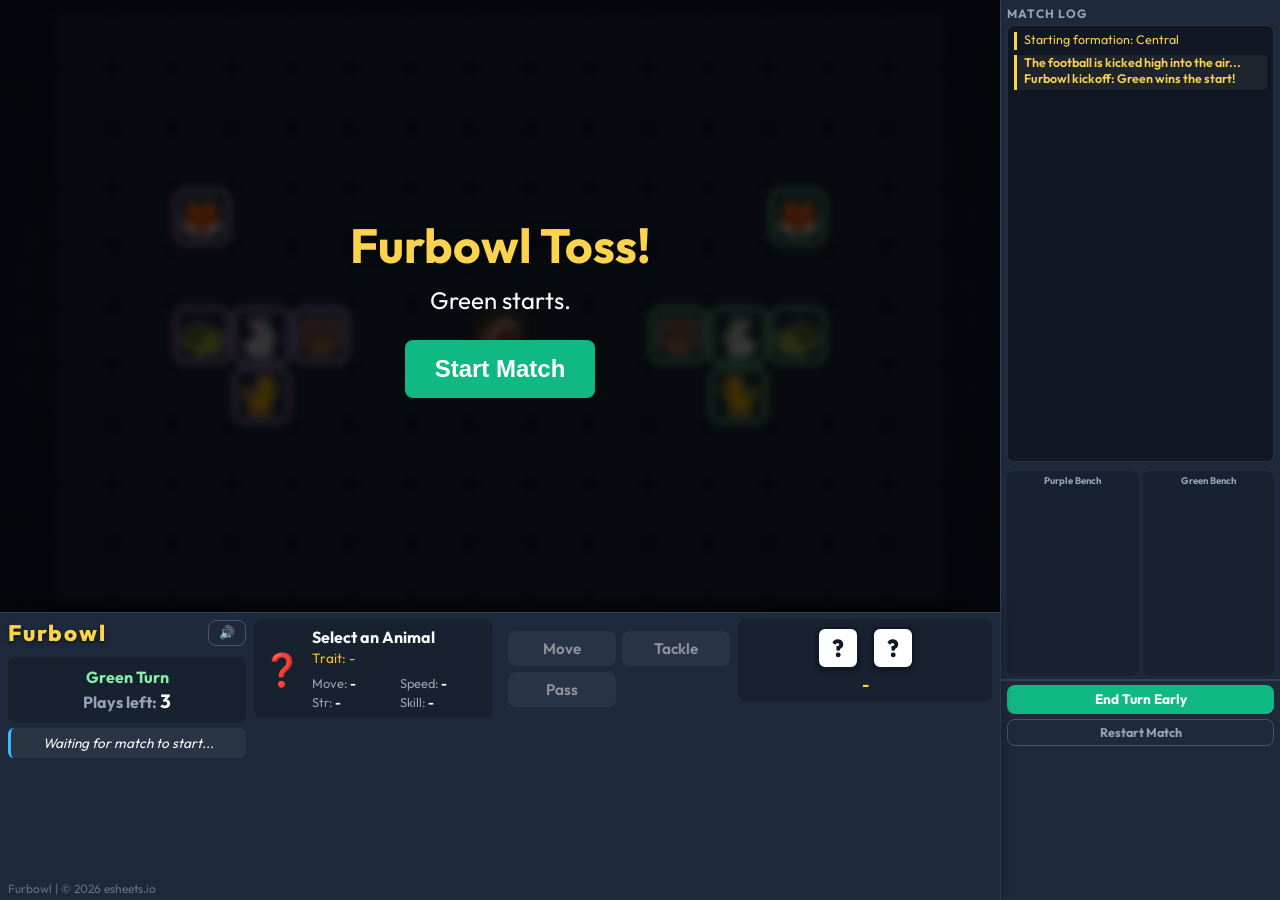
<file: furbowl/v1/index.html>
<!DOCTYPE html>
<html lang="en">
<head>
    <!-- Google tag (gtag.js) -->
<script async src="https://www.googletagmanager.com/gtag/js?id=G-LM261TLP6C"></script>
<script>
  window.dataLayer = window.dataLayer || [];
  function gtag(){dataLayer.push(arguments);}
  gtag('js', new Date());

  gtag('config', 'G-LM261TLP6C');
</script>
<!--end of GA tracking-->
    <meta charset="UTF-8">
    <meta name="viewport" content="width=device-width, initial-scale=1.0">
    <title>Furbowl game — esheets.io</title>
    <link href="https://fonts.googleapis.com/css2?family=Outfit:wght@400;600;800&display=swap" rel="stylesheet">
    <link rel="stylesheet" href="styles.css">
</head>
<body>
    <div id="app-container">
        <!-- Left Panel: Log & Benches -->
        <div id="log-panel">
            <div id="match-log-container">
                <h3>Match Log</h3>
                <div id="match-log"></div>
            </div>
            
            <div id="benches">
                <div class="bench" id="bench-purple">
                    <h4>Purple Bench</h4>
                    <div class="bench-slots" id="bench-purple-slots"></div>
                </div>
                <div class="bench" id="bench-green">
                    <h4>Green Bench</h4>
                    <div class="bench-slots" id="bench-green-slots"></div>
                </div>
            </div>

            <div class="panel-footer">
                <button id="btn-end-turn" class="control-btn">End Turn Early</button>
                <button id="btn-restart" class="control-btn secondary">Restart Match</button>
            </div>
        </div>

        <!-- Main Board Area -->
        <div id="board-area">
            <div id="grid-container">
                <!-- 15x10 grid generated by JS -->
            </div>
            <div id="green-score-label" class="board-score-label">GREEN SCORE</div>
            <div id="purple-score-label" class="board-score-label">PURPLE SCORE</div>
            <div id="victory-overlay" class="hidden">
                <h1 id="victory-text">Team scores!</h1>
                <button id="restart-btn-overlay">Kick off again</button>
            </div>
            <div id="start-overlay" class="hidden">
                <h1 id="start-text">Furbowl Toss!</h1>
                <p id="start-desc">Purple starts.</p>
                <button id="btn-start-match">Start Match</button>
            </div>
        </div>

        <!-- Right Panel: Controls -->
        <div id="controls-panel">
            <header>
                <div style="display: flex; justify-content: space-between; align-items: center; margin-bottom: 10px;">
                    <h1 style="margin-bottom: 0;">Furbowl</h1>
                    <button id="btn-mute" class="control-btn secondary" style="width: auto; padding: 5px 10px;">🔊</button>
                </div>
                <div id="game-status">
                    <h2 id="current-player">Purple Turn</h2>
                    <p id="actions-remaining">Plays left: <span id="actions-count">3</span></p>
                </div>
                <div id="guidance-panel" class="guidance-message">
                    Select a Purple animal.
                </div>
            </header>

            <div id="selection-panel">
                <div id="selected-info">
                    <div id="selected-emoji">❓</div>
                    <div id="selected-stats">
                        <h3 id="selected-name">Select an Animal</h3>
                        <p id="selected-trait">Trait: -</p>
                        <div class="stats-grid">
                            <span>Move: <span id="stat-move">-</span></span>
                            <span>Speed: <span id="stat-speed">-</span></span>
                            <span>Str: <span id="stat-str">-</span></span>
                            <span>Skill: <span id="stat-skill">-</span></span>
                        </div>
                    </div>
                </div>
                
                <div id="action-buttons">
                    <button id="btn-move" class="action-btn" disabled>Move</button>
                    <button id="btn-tackle" class="action-btn" disabled>Tackle</button>
                    <button id="btn-pass" class="action-btn" disabled>Pass</button>
                    <button id="btn-special" class="action-btn hidden">Special</button>
                    <button id="btn-finish-activation" class="action-btn hidden" style="grid-column: span 2; background: #f59e0b; color: #0f172a;">Finish Play</button>
                </div>
            </div>

            <div id="dice-display">
                <div class="dice" id="die1">🎲</div>
                <div class="dice" id="die2">🎲</div>
                <div id="dice-result">Roll: -</div>
            </div>

            <!-- Suspense Panel Overlay -->
            <div id="suspense-panel" class="hidden">
                <h3 id="suspense-title">Pending Roll</h3>
                <p id="suspense-desc">Description of action</p>
                <div id="suspense-dice-area">
                    <div class="dice suspense-die" id="suspense-die1">🎲</div>
                    <div class="dice suspense-die" id="suspense-die2">🎲</div>
                </div>
                <button id="btn-roll-dice">Roll Dice</button>
            </div>
        </div>
    </div>
    <div class="copyright-footer">Furbowl | © 2026 esheets.io</div>
    <script src="game.js"></script>
</body>
</html>
</file>
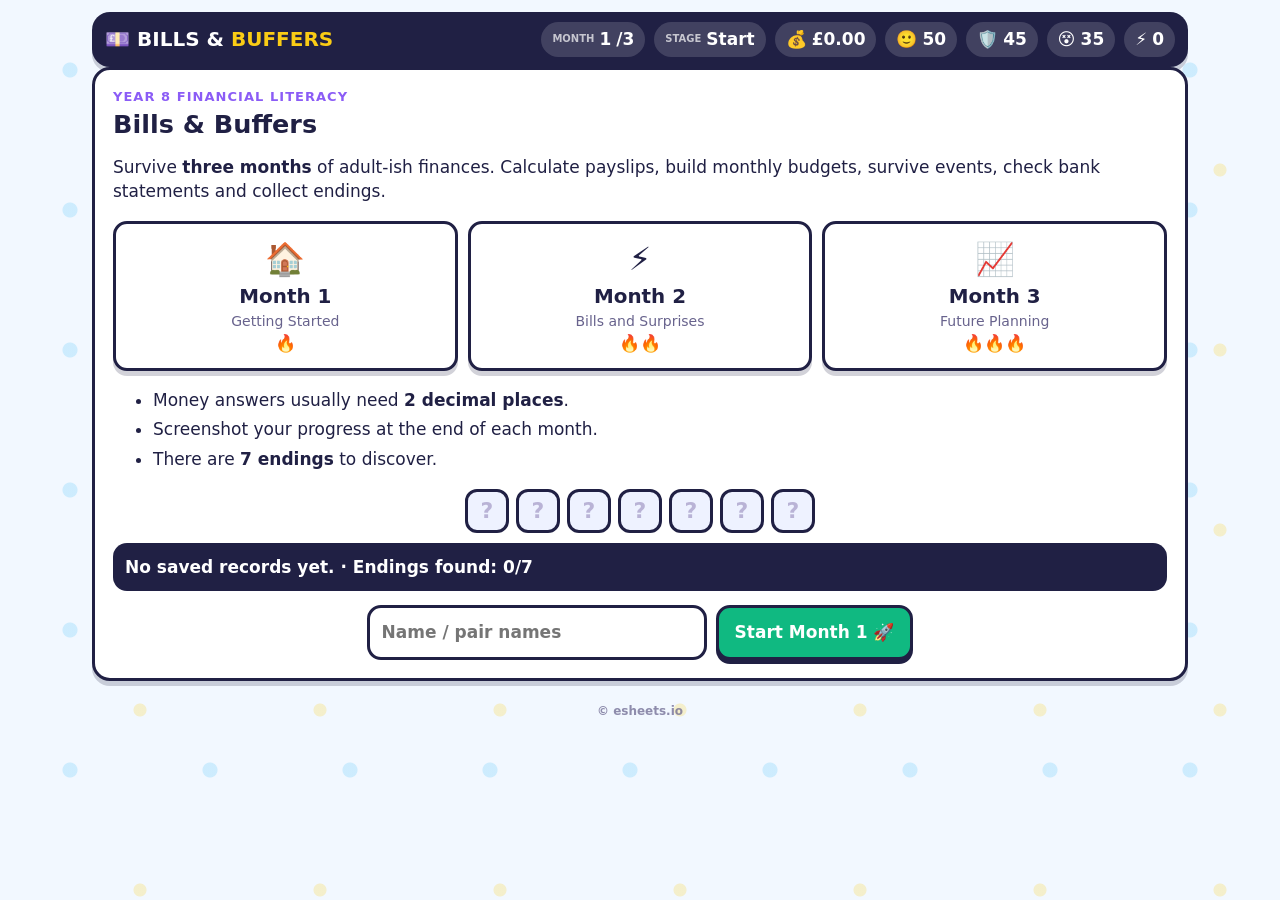
<file: puzzles/bills-and-buffers/index.html>
<!doctype html>
<html lang="en-GB">
<head>
<meta charset="utf-8">
<meta name="viewport" content="width=device-width, initial-scale=1, maximum-scale=1, user-scalable=no">
<title>Bills & Buffers</title>
 <!-- Google tag (gtag.js) -->
<script async src="https://www.googletagmanager.com/gtag/js?id=G-LM261TLP6C"></script>
<script>
  window.dataLayer = window.dataLayer || [];
  function gtag(){dataLayer.push(arguments);}
  gtag('js', new Date());

  gtag('config', 'G-LM261TLP6C');
</script>
<!--add within head of page-->
<style>
:root{--ink:#202044;--bg:#f2f8ff;--card:#fff;--line:#202044;--sun:#facc15;--sky:#38bdf8;--grape:#8b5cf6;--pink:#ec4899;--lime:#10b981;--red:#f43f5e;--soft:#f4f0fb;--shadow:0 5px 0 rgba(32,32,68,.2);--r:18px}*{box-sizing:border-box;-webkit-tap-highlight-color:transparent}body{margin:0;font-family:system-ui,-apple-system,Segoe UI,sans-serif;color:var(--ink);background:radial-gradient(circle,#38bdf833 0 7px,transparent 8px) 0 0/140px 140px,radial-gradient(circle,#facc1538 0 6px,transparent 7px) 50px 80px/180px 180px,var(--bg);font-size:17px;line-height:1.45;padding-bottom:28px}h1,h2,h3,h4{margin:.2rem 0;font-family:ui-rounded,system-ui,sans-serif;line-height:1.1}button,input{font:inherit}button{cursor:pointer}button:disabled{opacity:.45;pointer-events:none}.hidden{display:none!important}.muted{color:#68638d;font-size:14px}#wrap{max-width:1120px;margin:auto;padding:12px}.hud{display:flex;align-items:center;gap:9px;flex-wrap:wrap;background:var(--ink);color:#fff;border-radius:18px;padding:10px 13px;box-shadow:var(--shadow)}.logo{font-weight:900;font-size:20px}.logo b{color:var(--sun)}.spacer{flex:1}.chip{display:inline-flex;gap:5px;align-items:center;background:rgba(255,255,255,.15);border-radius:999px;padding:5px 11px;font-weight:800}.lab{font-size:10px;text-transform:uppercase;opacity:.7}.banner,.card{background:#fff;border:3px solid var(--line);border-radius:var(--r);box-shadow:var(--shadow)}.banner{display:flex;align-items:center;gap:12px;flex-wrap:wrap;margin:14px 0 10px;padding:10px 14px}.banner .big{font-size:34px}.dots{display:flex;gap:7px;margin-left:auto;flex-wrap:wrap}.dot{font-weight:800;font-size:13px;padding:5px 10px;border-radius:999px;background:#eef2ff;color:#77719a}.dot.now{background:var(--sun);color:var(--ink);outline:2px solid var(--ink)}.dot.done{background:var(--lime);color:#fff}.card{padding:18px;margin-bottom:14px;animation:pop .2s ease both}@keyframes pop{from{opacity:.3;transform:translateY(6px)}to{opacity:1;transform:none}}.eyebrow{font-weight:900;color:var(--grape);font-size:13px;text-transform:uppercase;letter-spacing:.08em}.btn{border:3px solid var(--ink);border-radius:14px;background:#fff;box-shadow:0 4px 0 var(--ink);padding:10px 16px;min-height:46px;font-weight:900}.btn:active{transform:translateY(3px);box-shadow:0 1px 0 var(--ink)}.sun{background:var(--sun)}.lime{background:var(--lime);color:white}.sky{background:var(--sky)}.pink{background:var(--pink);color:white}.red{background:var(--red);color:white}.grape{background:var(--grape);color:white}.btnRow{display:flex;gap:9px;flex-wrap:wrap;justify-content:center;margin-top:14px}.strip{display:grid;grid-template-columns:repeat(auto-fit,minmax(150px,1fr));gap:10px;margin:12px 0}.mini{border:3px solid var(--ink);border-radius:14px;box-shadow:var(--shadow);padding:12px;text-align:center;background:#fff}.mini .em{font-size:32px}.rules li{margin:5px 0}.nameBox{border:3px solid var(--ink);border-radius:14px;padding:12px;max-width:340px;width:100%;font-weight:800}.notice{background:#fff6dc;border:3px solid #ca8a04;border-radius:14px;padding:12px;font-weight:800;margin:10px 0}.paygrid,.plangrid{display:grid;grid-template-columns:repeat(auto-fit,minmax(230px,1fr));gap:12px;margin-top:12px}.pay,.choice{border:3px solid var(--ink);border-radius:14px;box-shadow:var(--shadow);background:#fff;padding:13px}.pay.done,.choice.chosen{background:#e9fbf4;border-color:#047857}.pay.locked{opacity:.5}.value{font-weight:900;font-size:24px;margin:8px 0}.tracker{display:flex;gap:8px;flex-wrap:wrap;justify-content:center;background:var(--soft);border:2px dashed var(--grape);border-radius:12px;padding:8px;margin:12px 0;font-weight:800}.ok{color:#047857}.todo{color:#be123c}.cat{margin-top:16px}.cat.missing{outline:3px dashed var(--red);outline-offset:5px}.choice h4{font-size:17px}.choice .em{font-size:25px}.rule{background:var(--soft);border-radius:9px;padding:6px 8px;color:#534d7a;font-weight:700;font-size:13px;margin:7px 0}.topic{font-size:12px;color:#68638d;font-weight:800}.price{font-weight:900;font-size:20px}.small{font-size:14px;padding:7px 10px;min-height:38px;margin-top:6px}.event{border:4px dashed var(--red)}.event.lucky{border-color:#047857}.flash{display:inline-block;border-radius:999px;background:var(--red);color:#fff;font-weight:900;padding:3px 12px}.lucky .flash{background:#047857}.report .row{display:flex;justify-content:space-between;gap:12px;border-bottom:2px dashed #e3ddf2;padding:7px 4px;font-weight:800}.plus{color:#047857}.minus{color:#be123c}.ledger{border-collapse:collapse;width:100%;background:#fff;margin-top:12px}.ledger th,.ledger td{border:2px solid var(--ink);padding:7px 9px;text-align:right}.ledger th:first-child,.ledger td:first-child{text-align:left}.ledger th{background:#fff1c9}.credit{color:#047857;font-weight:900}.debit{color:#be123c;font-weight:900}.overlay{position:fixed;inset:0;background:rgba(32,32,68,.62);display:flex;align-items:flex-start;justify-content:center;padding:18px 10px;overflow:auto;z-index:10}.modal{width:min(600px,96vw);background:#fff;border:3px solid var(--ink);border-radius:20px;box-shadow:0 10px 0 rgba(32,32,68,.25);padding:18px;margin:auto 0}.qtop{display:flex;gap:8px;flex-wrap:wrap}.tag{font-weight:900;border:2px solid var(--ink);border-radius:8px;padding:3px 10px;background:var(--grape);color:#fff}.topicTag{font-weight:900;border:2px solid var(--ink);border-radius:8px;padding:3px 10px;background:#eef2ff}.qbox{background:#fff6dc;border:3px solid #ca8a04;border-radius:14px;padding:13px;margin:9px 0}.fmt{text-align:center;color:#68638d;font-size:13px}.ans{margin:8px auto 4px;max-width:330px;min-height:52px;border:3px solid var(--ink);border-radius:14px;display:flex;align-items:center;justify-content:center;font-weight:900;font-size:26px;background:#fff}.ans.empty{color:#b9b3d6;font-size:16px}.fb{text-align:center;font-weight:900;min-height:24px}.good{color:#047857}.bad{color:#be123c}.hint{background:#fff8e8;border:2px dashed #ca8a04;border-radius:12px;padding:9px 12px;margin-top:8px}.keypad{display:grid;grid-template-columns:repeat(4,1fr);gap:8px;max-width:330px;margin:12px auto}.keypad button{border:3px solid var(--ink);border-radius:13px;background:#fff;box-shadow:0 3px 0 var(--ink);font-size:21px;font-weight:900;min-height:50px}.keypad .enter{grid-column:span 2;background:var(--lime);color:#fff}.keypad .del{background:#fdedf1}.bigscore{text-align:center;font-size:52px;font-weight:900}.scorelabel{text-align:center;font-weight:900;color:#68638d;text-transform:uppercase;font-size:13px}.stamp{display:inline-block;border:4px solid;border-radius:12px;padding:5px 14px;font-weight:900;font-size:24px;transform:rotate(-5deg)}.stamp.pass{color:#047857}.stamp.review{color:#be123c}.ending{background:linear-gradient(135deg,#fff6dc,#e0f2fe);border:3px solid var(--ink);border-radius:16px;text-align:center;padding:14px;margin:12px 0}.ending .em{font-size:46px}.gallery{display:flex;justify-content:center;gap:7px;flex-wrap:wrap}.slot{width:44px;height:44px;border:3px solid var(--ink);border-radius:12px;background:#fff;display:grid;place-items:center;font-size:22px}.slot.locked{background:#eef2ff;color:#b9b3d6;font-weight:900}.accrow{display:grid;grid-template-columns:170px 1fr 45px;gap:8px;align-items:center;font-weight:800;margin:6px 0}.bar{height:14px;border:2px solid var(--ink);border-radius:999px;background:#fff;overflow:hidden}.bar i{display:block;height:100%;background:var(--grape)}.toastWrap{position:fixed;left:50%;bottom:18px;transform:translateX(-50%);z-index:20}.toast{background:var(--ink);color:#fff;border-radius:999px;padding:10px 16px;font-weight:900;box-shadow:var(--shadow)}@media(max-width:720px){body{font-size:16px}.hud{gap:6px}.chip{font-size:13px;padding:5px 8px}.dots{margin-left:0}.accrow{grid-template-columns:125px 1fr 40px}.card{padding:14px}}

.esheets-credit{
  text-align:center;
  margin:22px 0 4px;
  font-size:12px;
  font-weight:700;
  color:#68638d;
}
.esheets-credit a{
  color:inherit;
  text-decoration:none;
  opacity:.72;
}
.esheets-credit a:hover,
.esheets-credit a:focus{
  opacity:1;
  text-decoration:underline;
}

</style>
</head>
<body>
<div id="wrap">
<header class="hud"><div class="logo">💷 BILLS & <b>BUFFERS</b></div><div class="spacer"></div><span class="chip"><span class="lab">Month</span><span id="hMonth">1</span>/3</span><span class="chip"><span class="lab">Stage</span><span id="hStage">Start</span></span><span class="chip">💰 <span id="hCash">£0.00</span></span><span class="chip">🙂 <span id="hLife">50</span></span><span class="chip">🛡️ <span id="hSafe">45</span></span><span class="chip">😵 <span id="hStress">35</span></span><span class="chip">⚡ <span id="hStreak">0</span></span></header>
<div id="banner" class="banner hidden"><span id="bEm" class="big">💼</span><div><h2 id="bTitle">Month</h2><div id="bSub" class="muted"></div></div><div class="dots"><span class="dot" data-s="1">💼 Payslip</span><span class="dot" data-s="2">🧾 Budget</span><span class="dot" data-s="3">⚡ Events</span><span class="dot" data-s="4">💳 Bank</span><span class="dot" data-s="5">📸 Report</span></div></div>
<main id="stage"></main>
<footer class="esheets-credit"><a href="https://www.esheets.io/" target="_blank" rel="noopener">© esheets.io</a></footer>
</div>
<div id="overlay" class="overlay hidden"><div class="modal"><div class="qtop"><span id="qLevel" class="tag">Question</span><span id="qTopic" class="topicTag">Topic: Budgeting</span></div><div class="qbox"><div id="qText"></div><div id="qHtml"></div></div><div id="qFmt" class="fmt"></div><div id="ans" class="ans empty">type your answer</div><div id="fb" class="fb"></div><div id="hint" class="hint hidden"></div><div id="keypad" class="keypad"></div><div class="btnRow"><button id="qBack" class="btn">← Back</button></div></div></div>
<div id="toastWrap" class="toastWrap hidden"><div id="toastMsg" class="toast"></div></div>
<script>
'use strict';
const $=id=>document.getElementById(id),ri=(a,b)=>a+Math.floor(Math.random()*(b-a+1)),pick=a=>a[Math.floor(Math.random()*a.length)],shuffle=a=>a.map(v=>[Math.random(),v]).sort((x,y)=>x[0]-y[0]).map(p=>p[1]),r2=n=>Math.round((n+Number.EPSILON)*100)/100,money=n=>(n<0?'−£':'£')+Math.abs(n).toLocaleString('en-GB',{minimumFractionDigits:2,maximumFractionDigits:2}),esc=s=>String(s).replace(/[&<>"]/g,c=>({'&':'&amp;','<':'&lt;','>':'&gt;','"':'&quot;'}[c])),clamp=(v,a,b)=>Math.max(a,Math.min(b,v));
const Store={get(k){try{return JSON.parse(localStorage.getItem(k))}catch(e){return null}},set(k,v){try{localStorage.setItem(k,JSON.stringify(v))}catch(e){}},del(k){try{localStorage.removeItem(k)}catch(e){}}};
const SAVE='billsBuffersSave_v1',REC_KEY='poundsPitfallsRecords_v4';
const MONTHS=[{em:'🏠',name:'Month 1: Getting Started',sub:'Rent, bills and first budget choices.',events:2},{em:'⚡',name:'Month 2: Bills and Surprises',sub:'Meter readings, subscriptions and rising costs.',events:3},{em:'📈',name:'Month 3: Future Planning',sub:'Interest, VAT, depreciation and trickier choices.',events:3}];
const STAGE={1:'Payslip',2:'Budget',3:'Events',4:'Bank',5:'Report',6:'Final'};
const ENDINGS=[
{id:'perfect',em:'🏆',name:'The Perfect Planner',pass:true,test:s=>s.targetsMet===3&&acc()>=85&&s.balance>=500&&s.bestStreak>=4,txt:'Three strong months, accurate maths and cash in reserve. Henry can lower the clipboard.'},
{id:'secure',em:'🏦',name:'The Emergency Saver',pass:true,test:s=>s.safe>=80&&s.balance>=300,txt:'You built a serious buffer. Future-you is applauding politely.'},
{id:'percent',em:'📈',name:'The Percentage Expert',pass:true,test:s=>topicAcc('Percentage')>=85&&s.correct>=8,txt:'VAT, discounts, interest and depreciation met a student with a multiplier.'},
{id:'bank',em:'💳',name:'The Bank Statement Expert',pass:true,test:s=>s.bankChecks>=3&&s.balance>=0,txt:'Credit, debit, balance, overdrawn — all under control.'},
{id:'luxury',em:'🍾',name:'The Lifestyle Legend',pass:true,test:s=>s.life>=85&&s.balance>=0,txt:'You lived well and somehow did not bankrupt yourself.'},
{id:'goblin',em:'🐉',name:'The Super Saver',pass:true,test:s=>s.balance>=700&&s.life<60,txt:'Huge savings, tiny joy. Financially sensible, spiritually beige.'},
{id:'crisis',em:'🚨',name:'Budget Crisis Survivor',pass:false,test:s=>true,txt:'Not every month was pretty, but you found several traps before adult life could weaponise them.'}
];
let REC=Store.get(REC_KEY)||{plays:0,bestScore:0,bestBalance:-9999,longestStreak:0,endings:[]},S=null,Q=null,ans='',toastT=null;
function newGame(name){let s={name,month:1,stage:1,balance:100,life:50,safe:45,stress:35,selected:{},priced:{},ledger:[],events:[],eventIndex:0,legend:false,monthLogs:[],total:0,correct:0,stats:{},monthQ:0,monthFirst:0,streak:0,bestStreak:0,targetsMet:0,bankChecks:0,seenQuestions:[],log:[]};setupMonth(s,1);return s}
function setupMonth(s,m){s.month=m;s.stage=1;s.profile=profile(m);s.pay={gross:false,tax:false,net:false,opened:false};s.selected={};s.priced={};s.cards=cards(s.profile,m);s.ledger=[{desc:'Opening balance',amount:s.balance}];s.events=events(m);s.eventIndex=0;s.legend=false;s.monthQ=0;s.monthFirst=0}
function profile(m){let j=pick([['Retail assistant',112,10.60,9,15.90,12],['Cafe shift lead',118,10.95,7,16.43,12],['Leisure centre assistant',105,11.20,12,16.80,10],['Warehouse picker',116,11.05,8,16.58,15],['Cinema supervisor',110,10.80,10,16.20,12]]);let [job,hours,rate,ot,otr,taxRate]=j;if(m===2){hours+=ri(2,8);ot+=ri(1,3)}if(m===3){rate=r2(rate+.35);taxRate=pick([12,15,18])}let normal=r2(hours*rate),over=r2(ot*otr),gross=r2(normal+over),tax=r2(gross*taxRate/100),net=r2(gross-tax);return{job,hours,rate,ot,otr,taxRate,normal,over,gross,tax,net}}
function mk(cat,id,e,t,tag,cost,life,safe,stress,q,a,topic,note){return{cat,id,e,t,tag,cost:r2(cost),life,safe,stress,q,a:r2(a),topic,note}}
function cards(p,m){
let prev=ri(1400,1700),units=ri(85+m*12,135+m*15),now=prev+units,rate=r2(.24+m*.03),standing=r2(12.5+m*1.5),meter=r2(units*rate+standing);
let foodPre=210+m*10,foodVoucher=5+5*m,foodDeal=r2(foodPre*.8-foodVoucher),bus=74+m*2,save8=r2(p.net*.08);
let cancelEach=r2(6.99+m*1.25),cancelTotal=r2(cancelEach*2);
let stream=r2(8.99+m*.5),music=r2(5.99+m*.4),storage=r2(2.49+m*.25),basicSub=r2(stream+music+storage);
let essential=560+m*70,emergency=r2(essential*3);
return{
housing:[mk('housing','box','📦','Box room','Core',440+m*15,-7,7,5,`Rent is ${money(440+m*15)}. Take-home pay is ${money(p.net)}. How much remains after rent?`,r2(p.net-(440+m*15)),'Budgeting','Cheap. May include cupboard-based living.'),mk('housing','share','🏘️','Standard flatshare','Standard',580+m*20,8,4,0,`Rent is ${money(580+m*20)}. What percentage of take-home pay ${money(p.net)} is this? Give the nearest whole percent.`,Math.round((580+m*20)/p.net*100),'Percentage of an amount','Sensible flatshare. Grimly realistic.'),mk('housing','studio','🏙️','Studio flat','Premium',780+m*25,18,-8,14,`A studio costs ${money(780+m*25)}. Is this more than 60% of take-home pay? Type 1 for yes or 0 for no.`,(780+m*25)>p.net*.6?1:0,'Percentage comparison','Lovely privacy. Financially spicy.')],
bills:[mk('bills','meter','🔢','Meter reading bill','Meter',meter,3,6,0,`Electric meter reading changed from ${prev} to ${now}. Units cost ${money(rate)} each, plus standing charge ${money(standing)}. What is the total bill?`,meter,'Utility bills: meter readings','Meter readings: where decimals go to breed.'),mk('bills','standard','🔌','Standard bills','Standard',135+m*8,4,5,0,`Electricity £48.60, water £22.40, phone £18.99, internet ${money(r2(135+m*8-48.60-22.40-18.99))}. What is the total?`,135+m*8,'Adding decimal money','A boring but plausible bills setup.'),mk('bills','warm','🔥','Warm home','Comfort',170+m*10,9,7,-3,`Last month\'s bill was ${money(r2((170+m*10)/1.12))}. It increased by 12%. What is the new bill?`,170+m*10,'Increasing by a percentage','Warmth: apparently now premium content.')],
food:[mk('food','cheap','🥫','Ultra-budget shop','Core',128+m*8,-11,1,10,`You spend ${money(r2((128+m*8)/4))} per week for 4 weeks. What is the monthly cost?`,128+m*8,'Multiplying decimals','You survive. Joy may not.'),mk('food','sensible','🥗','Sensible shop','Standard',185+m*10,6,3,0,`A weekly shop costs ${money(r2((185+m*10)/4))}. What is the cost for 4 weeks?`,185+m*10,'Multiplying decimals','Practical and not entirely miserable.'),mk('food','deals','🏷️','Deal-hunter shop','Deal',foodDeal,9,5,-4,`A ${money(foodPre)} food plan has 20% off, then a ${money(foodVoucher)} voucher. What is the final cost?`,foodDeal,'Percentage decrease and vouchers','Requires maths. Rewards smugness.')],
transport:[mk('transport','bike','🚲','Walk / cycle','Cheap',22+m*3,-4,3,4,`Bike maintenance costs ${money(r2((22+m*3)/4))} per week for 4 weeks. What is the monthly cost?`,22+m*3,'Multiplying decimals','Cheap, healthy, wet.'),mk('transport','bus','🚌','Bus pass','Reliable',bus,5,6,0,`A bus pass costs ${money(bus)}. Pay-as-you-go is £4.60 per day. From how many whole days is the pass better value?`,Math.floor(bus/4.6)+1,'Budgeting: break-even','Reliable. Not glamorous. Works.'),mk('transport','train','🚆','Train pass','Fast',145+m*8,10,4,5,`A train pass costs ${money(145+m*8)}. A bus pass costs ${money(bus)}. How much more is the train pass?`,r2(145+m*8-bus),'Subtracting decimal money','Fast. Wallet-hostile.')],
subs:[mk('subs','none','🚫','No subscriptions','Frugal',0,-8,8,-3,`You cancel 2 subscriptions costing ${money(cancelEach)} each per month. How much do you save each month?`,cancelTotal,'Multiplying decimal money','Free entertainment: staring into space.'),mk('subs','basic','🎧','Basic entertainment','Small',basicSub,4,0,0,`Streaming ${money(stream)}, music ${money(music)}, storage ${money(storage)}. What is the total?`,basicSub,'Adding decimal money','A manageable drip-drip of money.'),mk('subs','chaos','🤯','Subscription chaos','Trap',76+m*5,16,-12,13,`Four subscriptions cost ${money(r2((76+m*5)/4))} each. What is the total?`,76+m*5,'Multiplying decimals','Tiny costs. Big ambush.')],
savings:[mk('savings','zero','🕳️','No emergency fund','Risky',0,4,-18,16,`A sensible emergency fund is 3 months of essential costs. Your essential costs are ${money(essential)} per month. What emergency fund would be recommended?`,emergency,'Budgeting: emergency fund','More spending money now, but no cushion if something goes wrong.'),mk('savings','fifty','🐖','Save £50','Starter',50,0,8,-4,`You save £50 from ${money(p.net)}. How much remains before other spending?`,r2(p.net-50),'Subtracting decimal money','A small cushion.'),mk('savings','eight','📈','Save 8%','Percent',save8,-5,20,-10,`You save 8% of ${money(p.net)}. How much do you save?`,save8,'Percentage of an amount','Percentage-powered responsibility.')]
}}
function events(m){return shuffle([evMeter(m),evVAT(),evBank(),evRepair(m),evOvertime(),evVoucher(),evDepreciation(),evReverse()]).slice(0,MONTHS[m-1].events)}
function render(){if(!S){startScreen();hud();return}hud();banner();save();if(S.stage===1)payslip();if(S.stage===2)budget();if(S.stage===3)eventScreen();if(S.stage===4)bank();if(S.stage===5)monthReport();if(S.stage===6)finalReport()}
function startScreen(){let saved=Store.get(SAVE),gal=ENDINGS.map(e=>`<span class="slot ${REC.endings.includes(e.id)?'':'locked'}">${REC.endings.includes(e.id)?e.em:'?'}</span>`).join(''),best=REC.plays?`Best score: ${REC.bestScore} · Best balance: ${money(REC.bestBalance)} · Longest streak: ${REC.longestStreak}`:'No saved records yet.';$('banner').classList.add('hidden');$('stage').innerHTML=`<section class="card"><div class="eyebrow">Year 8 financial literacy</div><h1>Bills & Buffers</h1><p>Survive <b>three months</b> of adult-ish finances. Calculate payslips, build monthly budgets, survive events, check bank statements and collect endings.</p>${saved?`<div class="notice">📌 Saved game found: ${esc(saved.name)} — Month ${saved.month}, ${STAGE[saved.stage]}.<div class="btnRow"><button class="btn sun" id="resume">Resume →</button><button class="btn red" id="clear">Clear save</button></div></div>`:''}<div class="strip">${MONTHS.map((m,i)=>`<div class="mini"><div class="em">${m.em}</div><h3>Month ${i+1}</h3><div class="muted">${m.name.replace(/^Month \d: /,'')}</div><b>${'🔥'.repeat(i+1)}</b></div>`).join('')}</div><ul class="rules"><li>Money answers usually need <b>2 decimal places</b>.</li><li>Screenshot your progress at the end of each month.</li><li>There are <b>7 endings</b> to discover.</li></ul><div class="gallery">${gal}</div><div class="notice" style="background:#202044;color:#fff;border:0">${best} · Endings found: ${REC.endings.length}/7</div><div class="btnRow"><input id="name" class="nameBox" placeholder="Name / pair names"><button id="start" class="btn lime">Start Month 1 🚀</button></div></section>`;$('start').onclick=()=>{S=newGame($('name').value.trim()||'Unnamed budgeter');addLog('Game started.');render()};if(saved){$('resume').onclick=()=>{S=saved;render()};$('clear').onclick=()=>{Store.del(SAVE);toast('Saved game cleared.');render()}}}
function hud(){$('hMonth').textContent=S?S.month:1;$('hStage').textContent=S?STAGE[S.stage]:'Start';$('hCash').textContent=S?money(S.balance):'£0.00';$('hLife').textContent=S?S.life:50;$('hSafe').textContent=S?S.safe:45;$('hStress').textContent=S?S.stress:35;$('hStreak').textContent=S?S.streak:0}
function banner(){let m=MONTHS[S.month-1];$('banner').classList.remove('hidden');$('bEm').textContent=m.em;$('bTitle').textContent=m.name+' · '+STAGE[S.stage];$('bSub').textContent=m.sub;document.querySelectorAll('.dot').forEach(d=>{let n=+d.dataset.s;d.classList.toggle('now',n===S.stage);d.classList.toggle('done',n<S.stage)})}
function payslip(){let p=S.profile;$('stage').innerHTML=`<section class="card"><div class="eyebrow">Month ${S.month} of 3</div><h2>${MONTHS[S.month-1].em} ${MONTHS[S.month-1].name}</h2><p>${MONTHS[S.month-1].sub}</p><div class="notice">Job: ${p.job}<br>Normal hours: ${p.hours} at ${money(p.rate)} per hour<br>Overtime: ${p.ot} hours at ${money(p.otr)} per hour<br>Simplified deduction/tax rate: ${p.taxRate}%<br>Opening bank balance: ${money(S.balance)}</div><div class="paygrid">${pay('gross','1','Gross pay',S.pay.gross,money(p.gross),'Calculate normal pay + overtime pay.')}${pay('tax','2','Deductions',S.pay.tax,money(p.tax),`Calculate ${p.taxRate}% of gross pay.`)}${pay('net','3','Take-home pay',S.pay.net,money(p.net),'Subtract deductions from gross pay.')}</div><div class="notice" style="background:#202044;color:#fff;border:0">🎯 Monthly target: balance £0+, life 55+, security 50+, stress below 70, first-try accuracy 70%+.</div><div class="btnRow"><button id="toBudget" class="btn lime" ${S.pay.net?'':'disabled'}>Open budget desk 🧾</button></div></section>`;$('pay-gross').onclick=askGross;$('pay-tax').onclick=()=>{if(S.pay.gross)askTax()};$('pay-net').onclick=()=>{if(S.pay.tax)askNet()};$('toBudget').onclick=()=>{S.stage=2;if(!S.pay.opened){S.pay.opened=true;S.balance=r2(S.balance+p.net);S.ledger.push({desc:'Take-home pay',amount:p.net});addLog('Take-home pay added: '+money(p.net))}render()}}
function pay(id,n,t,done,val,desc){let locked=(id==='tax'&&!S.pay.gross)||(id==='net'&&!S.pay.tax);return`<div class="pay ${done?'done':''} ${locked?'locked':''}"><h3>${n}. ${t}</h3><p>${desc}</p><div class="value">${done?val:'?'}</div><button class="btn ${done?'lime':'sun'}" id="pay-${id}" ${locked?'disabled':''}>${done?'Done':'Calculate'}</button></div>`}
function budget(){let cats=[['housing','🏠','Housing'],['bills','⚡','Bills'],['food','🛒','Shopping'],['transport','🚌','Transport'],['subs','📱','Subscriptions'],['savings','🐷','Savings']],done=cats.filter(c=>S.selected[c[0]]).length;$('stage').innerHTML=`<section class="card"><div class="eyebrow">Month ${S.month} · Budget desk</div><h2>🧾 Build this month’s budget</h2><p>Price cards by solving the problem, then choose one option in each category. You can revise before starting events.</p><div class="tracker">${cats.map(c=>`<span class="${S.selected[c[0]]?'ok':'todo'}">${S.selected[c[0]]?'✓':'•'} ${c[1]} ${c[2]}</span>`).join('')}</div>${cats.map(c=>cat(c[0],c[1],c[2])).join('')}<div class="btnRow"><button id="bonus" class="btn grape">Bonus challenge 🎲</button><button id="events" class="btn lime" ${done===cats.length?'':'disabled'}>Start life events ⚡</button></div></section>`;document.querySelectorAll('[data-price]').forEach(b=>b.onclick=()=>priceCard(b.dataset.cat,b.dataset.price));document.querySelectorAll('[data-choose]').forEach(b=>b.onclick=()=>choose(b.dataset.cat,b.dataset.choose));$('bonus').onclick=()=>challenge(false);$('events').onclick=()=>{S.stage=3;render()}}
function cat(id,e,t){let picked=S.selected[id];return`<section class="cat ${picked?'':'missing'}"><h3>${e} ${t}</h3><div class="${picked?'ok':'todo'}"><b>${picked?`Chosen: ${picked.t} (${money(picked.cost)})`:'Choose one option.'}</b></div><div class="plangrid">${S.cards[id].map(cardHtml).join('')}</div></section>`}
function cardHtml(c){let priced=S.priced[c.cat+':'+c.id],chosen=S.selected[c.cat]?.id===c.id;return`<div class="choice ${chosen?'chosen':''}"><div class="em">${c.e}</div><h4>${c.t}</h4><div class="rule">${c.note}</div><div><b>Life ${sign(c.life)} · Security ${sign(c.safe)} · Stress ${sign(c.stress)}</b></div><div class="topic">Topic: ${esc(c.topic)}</div><div class="price">${priced?money(c.cost):'Price locked'}</div><button class="btn small sun" data-cat="${c.cat}" data-price="${c.id}">${priced?'Recheck':'Price it'}</button> <button class="btn small lime" data-cat="${c.cat}" data-choose="${c.id}" ${priced?'':'disabled'}>${chosen?'Selected':'Choose'}</button></div>`}
function priceCard(cat,id){let c=S.cards[cat].find(x=>x.id===id);ask({level:c.tag,topic:c.topic,text:c.q,answer:c.a,hint:'Read carefully: percentage amount, new total, or remaining balance?',done(){S.priced[cat+':'+id]=true;addLog('Priced '+c.t+': '+money(c.cost));render()}})}
function choose(cat,id){let c=S.cards[cat].find(x=>x.id===id),old=S.selected[cat];if(old){S.balance=r2(S.balance+old.cost);S.life-=old.life;S.safe-=old.safe;S.stress-=old.stress;S.ledger=S.ledger.filter(x=>x.key!==cat)}S.selected[cat]=c;S.balance=r2(S.balance-c.cost);S.life=clamp(S.life+c.life,0,100);S.safe=clamp(S.safe+c.safe,0,100);S.stress=clamp(S.stress+c.stress,0,100);S.ledger.push({key:cat,desc:c.t,amount:-c.cost});addLog('Selected '+c.t);render()}
function eventScreen(){if(S.eventIndex>=S.events.length){if(!S.legend)return legend();$('stage').innerHTML=`<section class="card"><div class="eyebrow">Month ${S.month} events complete</div><h2>⚡ Life events survived</h2><p>Now check your bank statement.</p>${summary()}<div class="btnRow"><button id="bank" class="btn lime">Go to bank statement 💳</button></div></section>`;$('bank').onclick=()=>{S.stage=4;render()};return}let ev=S.events[S.eventIndex];$('stage').innerHTML=`<section class="card event ${ev.lucky?'lucky':''}"><span class="flash">${ev.lucky?'LUCKY EVENT':'LIFE EVENT'}</span><h2>${ev.e} ${ev.t}</h2><p>${ev.text}</p><div class="btnRow">${ev.choices.map((c,i)=>`<button class="btn ${c.good?'lime':'sun'}" data-ev="${i}">${c.label}</button>`).join('')}</div><p class="muted">Event ${S.eventIndex+1} of ${S.events.length}</p></section>`;document.querySelectorAll('[data-ev]').forEach(b=>b.onclick=()=>handleEvent(ev,+b.dataset.ev))}
function legend(){$('stage').innerHTML=`<section class="card" style="max-width:590px;margin:auto;text-align:center"><div class="eyebrow">⭐ Optional challenge</div><h2>Month ${S.month} Boss Battle</h2><p>One harder financial question. Correct = useful bonus. Skip = no penalty.</p><div class="btnRow"><button id="boss" class="btn pink">Take it on ⭐</button><button id="skip" class="btn">Skip</button></div></section>`;$('boss').onclick=()=>challenge(true);$('skip').onclick=()=>{S.legend=true;render()}}
function bank(){let rows=S.ledger.filter(x=>Math.abs(x.amount)>0.001).map((r,i)=>`<tr><td>${i+1}. ${esc(r.desc)}</td><td class="${r.amount>=0?'credit':'debit'}">${r.amount>=0?money(r.amount):'−'+money(Math.abs(r.amount)).slice(1)}</td></tr>`).join('');$('stage').innerHTML=`<section class="card"><div class="eyebrow">Month ${S.month} · Bank check</div><h2>💳 Bank statement check</h2><p>Credit means money in. Debit means money out. Calculate the final balance.</p><table class="ledger"><tr><th>Transaction</th><th>Amount</th></tr>${rows}<tr><th>Final balance</th><td>?</td></tr></table><div class="btnRow"><button id="checkBank" class="btn sun">Calculate final balance</button></div></section>`;$('checkBank').onclick=askBank}
function monthReport(){let log=S.monthLogs[S.monthLogs.length-1],last=S.month===3;$('stage').innerHTML=`<section class="card" style="max-width:630px;margin:auto"><div id="finalCard"><div style="text-align:center"><span class="stamp ${log.target?'pass':'review'}">MONTH ${S.month} ${log.target?'COMPLETE':'REVIEWED'}</span></div><h2 style="text-align:center">${MONTHS[S.month-1].em} ${MONTHS[S.month-1].name}</h2><div class="scorelabel">${esc(S.name)} · screenshot report</div>${summary(log)}<p class="muted" style="text-align:center">📸 Screenshot this month report before moving on.</p></div><div class="btnRow"><button id="next" class="btn lime">${last?'See final report 🏆':'Start Month '+(S.month+1)+' →'}</button></div></section>`;$('next').onclick=()=>{if(last){S.stage=6;Store.del(SAVE);render()}else{setupMonth(S,S.month+1);render()}}}
function finalReport(){let score=calcScore(),ending=getEnding();S.score=score;record(ending);let gal=ENDINGS.map(e=>`<span class="slot ${REC.endings.includes(e.id)?'':'locked'}">${REC.endings.includes(e.id)?e.em:'?'}</span>`).join('');$('stage').innerHTML=`<section class="card"><div style="text-align:center"><span class="stamp ${ending.pass?'pass':'review'}">${ending.pass?'APPROVED':'REVIEW NEEDED'}</span></div><h2 style="text-align:center">💷 Bills & Buffers Report</h2><div class="scorelabel">${esc(S.name)} · final screenshot</div><div class="ending"><div class="em">${ending.em}</div><h3>Your ending: ${ending.name} ${REC.lastNew?'· NEW! 🎊':''}</h3><div>${ending.txt}</div><div class="gallery">${gal}</div><div class="muted">Endings found on this iPad: ${REC.endings.length}/7</div></div><div class="bigscore">${score}</div><div class="scorelabel">Financial survival score</div><div class="strip">${S.monthLogs.map((m,i)=>`<div class="mini"><div class="em">${MONTHS[i].em}</div><b>Month ${i+1}</b><br>${money(m.balance)}<br>acc ${m.acc}%<br>🎯 ${m.target?'met':'missed'}</div>`).join('')}</div>${summary()}<div class="card" style="box-shadow:none;background:#fffdf6"><h3>📚 Maths topic accuracy</h3>${topicRows()}</div><div class="card" style="box-shadow:none;background:#e9fbf4;text-align:center"><h3>📸 Screenshot this final report</h3><p class="muted">Show this screen to your teacher. It includes your name, ending, score, monthly results and topic accuracy.</p></div><div class="btnRow"><button id="again" class="btn sun">Chase another ending 🔁</button></div></section>`;$('again').onclick=()=>{S=null;render()}}
function askGross(){let p=S.profile;ask({level:'Standard',topic:'Wages and overtime',text:`You work ${p.hours} hours at ${money(p.rate)} per hour and ${p.ot} overtime hours at ${money(p.otr)} per hour. What is your gross monthly pay?`,answer:p.gross,hint:'Normal pay plus overtime pay.',done(){S.pay.gross=true;render()}})}
function askTax(){let p=S.profile;ask({level:'Standard',topic:'Income tax',text:`A simplified deduction of ${p.taxRate}% is taken from gross pay of ${money(p.gross)}. How much is deducted?`,answer:p.tax,hint:'Find the percentage of gross pay.',done(){S.pay.tax=true;render()}})}
function askNet(){let p=S.profile;ask({level:'Core',topic:'Subtracting decimal money',text:`Gross pay is ${money(p.gross)} and deductions are ${money(p.tax)}. What is take-home pay?`,answer:p.net,hint:'Gross pay − deductions.',done(){S.pay.net=true;render()}})}
function handleEvent(ev,i){
 let c=ev&&ev.choices?ev.choices[i]:null;
 if(!c){
   toast('This event could not be read. Starting a fresh event safely.');
   S.events=events(S.month);
   S.eventIndex=0;
   render();
   return;
 }
 try{
   if(typeof c.q==='function'){
     ask(c.q());
     return;
   }
   if(typeof c.apply==='function'){
     c.apply();
     return;
   }
   toast('This saved event is stale. Refreshing the event.');
   S.events=events(S.month);
   S.eventIndex=0;
   render();
 }catch(err){
   console.error(err);
   toast('That event misfired. Refreshing safely.');
   S.events=events(S.month);
   S.eventIndex=0;
   render();
 }
}
function nextEvent(){S.eventIndex++;render()}
function addLedger(desc,amount){S.ledger.push({desc,amount:r2(amount)})}
function askBank(){let bal=r2(S.ledger.reduce((s,x)=>s+x.amount,0));ask({level:'Tricky',topic:'Bank statements',text:'Using the bank statement table, what is the final balance?',answer:bal,hint:'Add credits and subtract debits. Negative means overdrawn.',done(){S.bankChecks++;S.balance=bal;closeMonth();render()}})}
function closeMonth(){let target=S.balance>=0&&S.life>=55&&S.safe>=50&&S.stress<70&&monthAcc()>=70;if(target)S.targetsMet++;S.monthLogs.push({balance:S.balance,life:S.life,safe:S.safe,stress:S.stress,q:S.monthQ,first:S.monthFirst,acc:monthAcc(),target});S.stage=5}
function qEvent(level,topic,text,answer,hint,done){return{level,topic,text,answer:r2(answer),hint,done}}
function evMeter(m){let prev=ri(2100,2600),units=ri(90+m*12,160+m*15),now=prev+units,rate=r2(.22+m*.03),standing=r2(12.5+m*1.5),bill=r2(units*rate+standing);return{e:'🔢',t:'Meter reading shock',text:'A utility bill arrives. Meter readings decide the damage.',choices:[{label:'Calculate the bill',good:true,q(){return qEvent('Standard','Utility bills: meter readings',`Meter reading changed from ${prev} to ${now}. Units cost ${money(rate)} each, plus standing charge ${money(standing)}. What is the total bill?`,bill,'Units used = new − old. Then units × rate + standing charge.',()=>{S.balance=r2(S.balance-bill);addLedger('Meter reading bill',-bill);S.stress=clamp(S.stress+3,0,100);nextEvent()})}},{label:'Pay rough estimate',good:false,apply(){let over=r2(bill+25);S.balance=r2(S.balance-over);addLedger('Overestimated utility bill',-over);S.stress=clamp(S.stress+8,0,100);nextEvent()}}]}}
function evVAT(){
 let net=pick([45,65,85,120]),total=r2(net*1.2);
 return{e:'🧾',t:'VAT trap',text:'A bill is quoted before VAT.',choices:[
  {label:'Calculate VAT total',good:true,q(){
    return qEvent('Tricky','VAT',`A service costs ${money(net)} before VAT. VAT is 20%. What is the total including VAT?`,total,'Multiply by 1.2.',()=>{
      S.balance=r2(S.balance-total);
      addLedger('VAT bill',-total);
      nextEvent();
    });
  }},
  {label:'Assume quote is final',good:false,apply(){
    S.balance=r2(S.balance-total-15);
    addLedger('VAT surprise plus fee',-total-15);
    S.stress=clamp(S.stress+8,0,100);
    nextEvent();
  }}
 ]};
}
function evBank(){
let start=pick([96.40,120.40,142.75]),credit=pick([28.50,35,42.25]),debit=pick([61.90,68.90,77.35]),final=r2(start+credit-debit);
return{e:'💳',t:'Bank statement error',text:'A statement looks wrong. Spotting it recovers money.',lucky:true,choices:[{label:'Audit statement',good:true,q(){return qEvent('Tricky','Bank statements',`A statement shows: start ${money(start)}, credit ${money(credit)}, debit ${money(debit)}. What should the final balance be?`,final,'Start + credit − debit.',()=>{S.balance=r2(S.balance+35);addLedger('Bank error recovered',35);S.safe=clamp(S.safe+4,0,100);nextEvent()})}},{label:'Ignore it',good:false,apply(){S.stress=clamp(S.stress+10,0,100);nextEvent()}}]}}
function evRepair(m){let cost=pick([55,60,75])+m*5,rate=pick([20,25]),disc=r2(cost*(1-rate/100));return{e:'🛠️',t:'Unexpected repair',text:'Something breaks. A discount may help.',choices:[{label:'Pay full repair',good:false,apply(){S.balance=r2(S.balance-cost);addLedger('Repair',-cost);S.stress=clamp(S.stress+8,0,100);nextEvent()}},{label:'Use discount maths',good:true,q(){return qEvent('Standard','Percentage decrease',`A repair costs ${money(cost)} but you find a ${rate}% discount. What is the discounted price?`,disc,'Use a decrease multiplier.',()=>{S.balance=r2(S.balance-disc);addLedger('Discounted repair',-disc);S.stress=clamp(S.stress+3,0,100);nextEvent()})}}]}}
function evOvertime(){let h=pick([4,5,6]),r=pick([13.5,14.25,15]),earn=r2(h*r);return{e:'🏆',t:'Overtime chance',text:'Extra hours are available.',lucky:true,choices:[{label:'Take overtime',good:true,q(){return qEvent('Standard','Wages and overtime',`You work ${h} extra hours at ${money(r)} per hour. How much extra pay do you earn?`,earn,'Hours × hourly rate.',()=>{S.balance=r2(S.balance+earn);addLedger('Overtime',earn);S.stress=clamp(S.stress+5,0,100);nextEvent()})}},{label:'Protect your time',good:false,apply(){S.life=clamp(S.life+4,0,100);S.stress=clamp(S.stress-3,0,100);nextEvent()}}]}}
function evVoucher(){let shop=pick([48.60,62.40,74.80]),rate=pick([10,15,20]),save=r2(shop*rate/100);return{e:'🛒',t:'Supermarket voucher',text:'Percentage skills decide the saving.',lucky:true,choices:[{label:'Use voucher',good:true,q(){return qEvent('Standard','Percentage decrease',`A food shop of ${money(shop)} has ${rate}% off. How much do you save?`,save,'Find the percentage of the shop.',()=>{S.balance=r2(S.balance+save);addLedger('Voucher saving',save);nextEvent()})}},{label:'Forget voucher',good:false,apply(){nextEvent()}}]}}
function evDepreciation(){
let value=pick([300,400,500,650]),rate=pick([15,20,25]),worth=r2(value*(1-rate/100));
return{e:'📉',t:'Depreciation decision',text:'A phone upgrade offer appears.',choices:[{label:'Check depreciation',good:true,q(){return qEvent('Mega','Depreciation / repeated percentage change',`A phone worth ${money(value)} depreciates by ${rate}% in one year. What is it worth after depreciation?`,worth,`${rate}% decrease means multiply by ${r2(1-rate/100)}.`,()=>{S.safe=clamp(S.safe+8,0,100);nextEvent()})}},{label:'Upgrade on vibes',good:false,apply(){S.balance=r2(S.balance-60);addLedger('Phone upgrade deposit',-60);S.life=clamp(S.life+6,0,100);S.stress=clamp(S.stress+8,0,100);nextEvent()}}]}}
function evReverse(){
let original=pick([60,80,120,150]),rate=pick([20,25,40]),sale=r2(original*(1-rate/100));
return{e:'↩️',t:'Reverse percentage trap',text:'A sale price hides the original price.',choices:[{label:'Work backwards',good:true,q(){return qEvent('Mega','Reverse percentages',`An item is reduced by ${rate}% and now costs ${money(sale)}. What was the original price?`,original,`${money(sale)} is ${100-rate}% of the original. Divide by ${r2((100-rate)/100)}.`,()=>{S.balance=r2(S.balance+20);addLedger('Reverse percentage reward',20);nextEvent()})}},{label:'Leave it',good:false,apply(){nextEvent()}}]}}
function challenge(boss){
let ciStart=pick([180,200,240,300]),ciRate=pick([3,4,5]),ciYears=pick([2,3]),ciAns=r2(ciStart*Math.pow(1+ciRate/100,ciYears));
let siStart=pick([400,500,650]),siRate=pick([3,4,5]),siYears=pick([2,3]),siAns=r2(siStart*siRate/100*siYears);
let vatNet=pick([65,85,95,120]),vatAns=r2(vatNet*1.2);
let pool=[qEvent(boss?'Boss':'Tricky','Compound interest',`${money(ciStart)} is saved at ${ciRate}% compound interest for ${ciYears} years. What is the final amount?`,ciAns,`${money(ciStart)} × ${r2(1+ciRate/100)} for each year.`,()=>{S.safe=clamp(S.safe+10,0,100);if(boss)S.legend=true;render()}),qEvent(boss?'Boss':'Tricky','Simple interest',`${money(siStart)} is saved at ${siRate}% simple interest for ${siYears} years. How much interest is earned?`,siAns,`Find ${siRate}% of ${money(siStart)}, then multiply by ${siYears}.`,()=>{S.balance=r2(S.balance+20);addLedger('Interest reward',20);if(boss)S.legend=true;render()}),qEvent(boss?'Boss':'Tricky','VAT',`A repair costs ${money(vatNet)} before VAT. VAT is 20%. What is the total including VAT?`,vatAns,'Multiply by 1.2.',()=>{S.balance=r2(S.balance+25);addLedger('VAT reward',25);if(boss)S.legend=true;render()})];
ask(pick(pool))}
function ask(q){S.seenQuestions=S.seenQuestions||[];let key=String(q.text).replace(/<[^>]*>/g,'').replace(/\s+/g,' ').trim();let repeat=S.seenQuestions.includes(key);if(!repeat)S.seenQuestions.push(key);Q={...q,counted:false};ans='';$('qLevel').textContent=q.level||'Question';$('qTopic').textContent='Topic: '+q.topic+(repeat?' · repeat check':'');$('qText').innerHTML=q.text;$('qHtml').innerHTML=q.html||'';$('qFmt').textContent=q.fmt||'Give an amount to 2 decimal places unless told otherwise.';$('fb').textContent='';$('fb').className='fb';$('hint').classList.add('hidden');$('hint').textContent=q.hint||'';renderAns();renderKeypad();$('qBack').onclick=closeQ;$('overlay').classList.remove('hidden')}
function renderAns(){let a=$('ans');if(ans){a.textContent=ans;a.classList.remove('empty')}else{a.textContent='type your answer';a.classList.add('empty')}}
function renderKeypad(){let keys=['7','8','9','⌫','4','5','6','−','1','2','3','.','0','00','C','Enter'];$('keypad').innerHTML=keys.map(k=>`<button class="${k==='Enter'?'enter':(k==='⌫'||k==='C'?'del':'')}" data-k="${k}">${k}</button>`).join('');document.querySelectorAll('[data-k]').forEach(b=>b.onclick=()=>press(b.dataset.k))}
function press(k){if(k==='Enter')return submit();if(k==='C')ans='';else if(k==='⌫')ans=ans.slice(0,-1);else if(k==='−')ans=ans.startsWith('-')?ans.slice(1):('-'+ans);else if(k==='.'&&ans.includes('.')){}else if(ans.length<12)ans+=k;renderAns()}
function submit(){let v=Number(String(ans).replace(/[£,%\s,]/g,'').replace('−','-'));if(!Number.isFinite(v)){bad('Type a number first.');return}if(!Q.counted){Q.counted=true;S.total++;S.monthQ++;S.stats[Q.topic]=S.stats[Q.topic]||{a:0,c:0};S.stats[Q.topic].a++}if(Math.abs(v-Q.answer)<.011){S.correct++;S.monthFirst++;S.stats[Q.topic].c++;S.streak++;S.bestStreak=Math.max(S.bestStreak,S.streak);good('Correct.');setTimeout(()=>{let fn=Q.done;closeQ();fn&&fn()},350)}else{S.streak=0;bad('Not quite.');if(Q.hint){$('hint').classList.remove('hidden')}}hud();save()}
function good(m){$('fb').textContent=m;$('fb').className='fb good'}function bad(m){$('fb').textContent=m;$('fb').className='fb bad'}function closeQ(){$('overlay').classList.add('hidden');Q=null;ans=''}
function sign(n){return n>0?'+'+n:String(n)}function addLog(t){S.log.push(t)}function save(){if(S&&S.stage!==6)Store.set(SAVE,S)}function acc(){return S.total?Math.round(S.correct/S.total*100):100}function monthAcc(){return S.monthQ?Math.round(S.monthFirst/S.monthQ*100):100}function topicAcc(f){let rows=Object.entries(S.stats).filter(([k])=>k.includes(f)),a=rows.reduce((s,[,v])=>s+v.a,0),c=rows.reduce((s,[,v])=>s+v.c,0);return a?Math.round(c/a*100):0}
function summary(log){let x=log||S;return`<div class="report"><div class="row"><span>💰 Balance</span><b class="${x.balance>=0?'plus':'minus'}">${money(x.balance)}</b></div><div class="row"><span>🙂 Life</span><b>${x.life}</b></div><div class="row"><span>🛡️ Security</span><b>${x.safe}</b></div><div class="row"><span>😵 Stress</span><b>${x.stress}</b></div><div class="row"><span>🎯 Accuracy</span><b>${log?log.acc:acc()}%</b></div><div class="row"><span>⚡ Best streak</span><b>${S.bestStreak}</b></div></div>`}
function topicRows(){return Object.entries(S.stats).sort((a,b)=>a[0].localeCompare(b[0])).map(([t,st])=>{let pc=st.a?Math.round(st.c/st.a*100):0;return`<div class="accrow"><span>${esc(t)}</span><div class="bar"><i style="width:${pc}%"></i></div><span>${pc}%</span></div>`}).join('')}
function calcScore(){return Math.max(0,Math.round(400+clamp(S.balance/2,-150,250)+S.life*2+S.safe*2-S.stress*2+acc()*2+S.targetsMet*60+S.bestStreak*8))}
function getEnding(){return ENDINGS.find(e=>e.test(S))}function record(e){REC.plays++;REC.bestScore=Math.max(REC.bestScore,S.score);REC.bestBalance=Math.max(REC.bestBalance,S.balance);REC.longestStreak=Math.max(REC.longestStreak,S.bestStreak);REC.lastNew=false;if(!REC.endings.includes(e.id)){REC.endings.push(e.id);REC.lastNew=true}Store.set(REC_KEY,REC)}
function toast(m){$('toastMsg').textContent=m;$('toastWrap').classList.remove('hidden');clearTimeout(toastT);toastT=setTimeout(()=>$('toastWrap').classList.add('hidden'),1800)}
document.addEventListener('keydown',e=>{if($('overlay').classList.contains('hidden'))return;if(/^[0-9.]$/.test(e.key)){press(e.key);e.preventDefault()}if(e.key==='Backspace'){press('⌫');e.preventDefault()}if(e.key==='Enter'){press('Enter');e.preventDefault()}if(e.key==='-'||e.key==='−'){press('−');e.preventDefault()}});
setInterval(()=>{if(S){S.life=clamp(Math.round(S.life),0,100);S.safe=clamp(Math.round(S.safe),0,100);S.stress=clamp(Math.round(S.stress),0,100);hud()}},500);render();
</script>
</body>
</html>
</file>
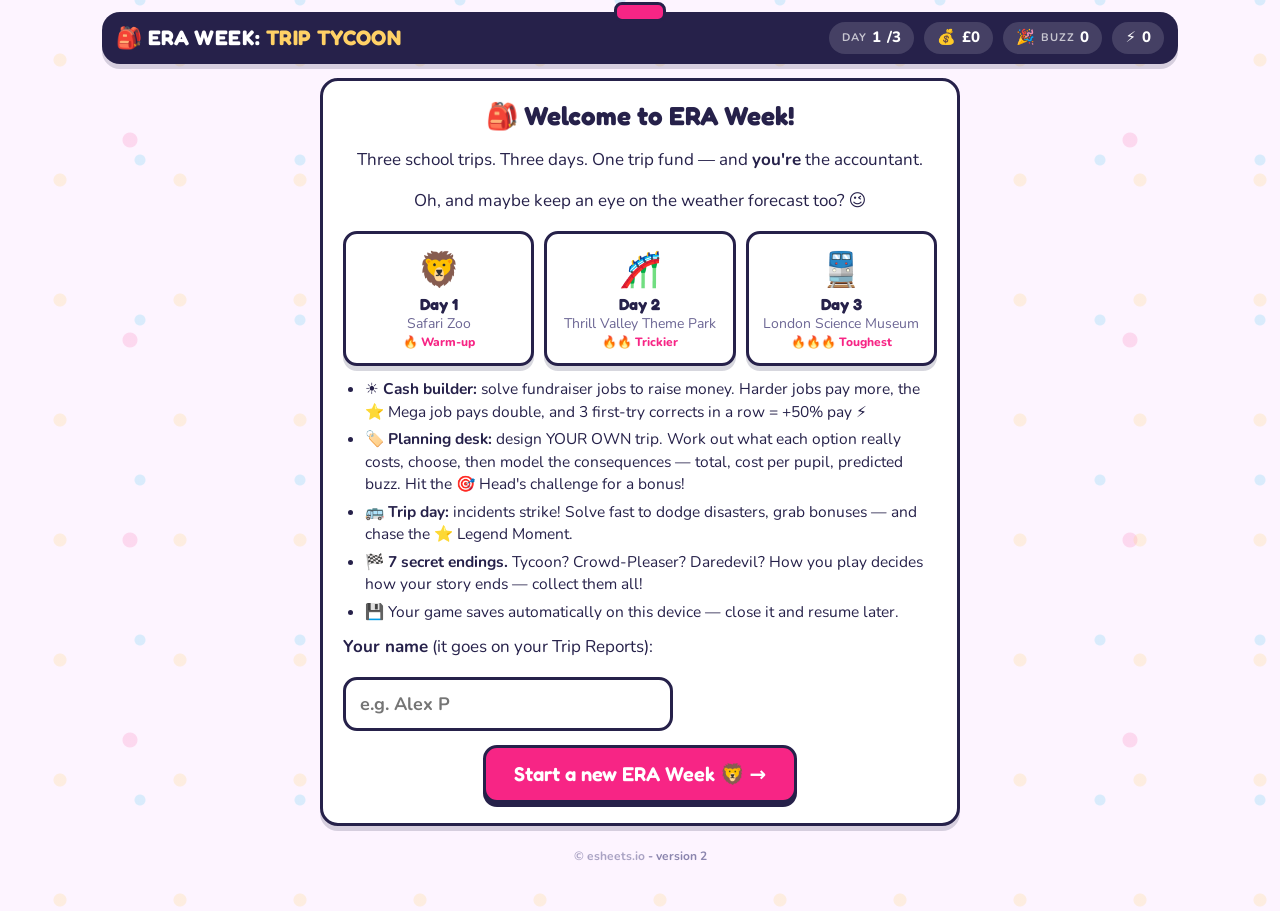
<file: puzzles/trip-tycoon/index.html>
<!DOCTYPE html>
<html lang="en-GB">
<head>
<meta charset="UTF-8">
<meta name="viewport" content="width=device-width, initial-scale=1.0, maximum-scale=1.0, user-scalable=no">
<title>Trip Tycoon</title>
  <!-- Google tag (gtag.js) -->
<script async src="https://www.googletagmanager.com/gtag/js?id=G-LM261TLP6C"></script>
<script>
  window.dataLayer = window.dataLayer || [];
  function gtag(){dataLayer.push(arguments);}
  gtag('js', new Date());

  gtag('config', 'G-LM261TLP6C');
</script>
<!--add within head of page-->
<link rel="preconnect" href="https://fonts.googleapis.com">
<link href="https://fonts.googleapis.com/css2?family=Fredoka:wght@500;600;700&family=Nunito:wght@400;700;800&display=swap" rel="stylesheet">
<style>
:root{
  --ink:#26214A; --canvas:#FDF4FF;
  --sky:#4CC9F0; --sky-dark:#2A9BC4;
  --grape:#9D4EDD; --grape-dark:#6F2DA8;
  --bubble:#F72585; --bubble-dark:#C0186A;
  --sun:#FFD166; --sun-dark:#D9A62E;
  --lime:#06D6A0; --lime-dark:#049A73;
  --coral:#EF476F;
  --t-budget:#06D6A0; --t-standard:#4CC9F0; --t-premium:#9D4EDD; --t-ambitious:#F72585;
  --radius:18px;
  --shadow:0 5px 0 rgba(38,33,74,.18);
  --disp:"Fredoka","Nunito",ui-rounded,system-ui,sans-serif;
}
*{box-sizing:border-box;-webkit-tap-highlight-color:transparent;}
html,body{margin:0;padding:0;}
body{
  font-family:"Nunito",system-ui,sans-serif;font-size:17px;line-height:1.45;color:var(--ink);
  background:var(--canvas);
  background-image:
    radial-gradient(circle, #FFD16633 0 6px, transparent 7px),
    radial-gradient(circle, #4CC9F033 0 5px, transparent 6px),
    radial-gradient(circle, #F7258522 0 7px, transparent 8px);
  background-size:120px 120px,160px 160px,200px 200px;
  background-position:0 0,60px 80px,30px 40px;
  min-height:100vh;padding-bottom:30px;
}
h1,h2,h3,.disp{font-family:var(--disp);line-height:1.15;margin:0;}
.hidden{display:none !important;}
.muted{color:#6C6694;font-size:14px;}
button{font-family:inherit;color:var(--ink);}
@media (prefers-reduced-motion:reduce){*{animation:none !important;transition:none !important;}}

/* ---------- layout ---------- */
#wrap{max-width:1100px;margin:0 auto;padding:12px;}

/* ---------- HUD lanyard ---------- */
#hud{
  display:flex;align-items:center;gap:10px;flex-wrap:wrap;
  background:var(--ink);color:#fff;border-radius:18px;padding:10px 14px;
  box-shadow:var(--shadow);position:relative;
}
#hud::before{ /* lanyard clip */
  content:"";position:absolute;top:-10px;left:50%;transform:translateX(-50%);
  width:46px;height:14px;background:var(--bubble);border-radius:8px;border:3px solid var(--ink);
}
#hud .logo{font-family:var(--disp);font-weight:700;font-size:21px;letter-spacing:.4px;}
#hud .logo b{color:var(--sun);}
#hud .spacer{flex:1;}
.chip{
  display:inline-flex;align-items:center;gap:6px;background:rgba(255,255,255,.14);
  border-radius:999px;padding:5px 13px;font-weight:800;font-size:15px;
}
.chip .lab{font-size:11px;text-transform:uppercase;letter-spacing:.07em;opacity:.7;font-weight:700;}
.chip.flash{animation:chipflash .7s ease;}
@keyframes chipflash{0%{background:var(--sun);color:var(--ink);}100%{background:rgba(255,255,255,.14);}}
#chipStreak.hot{background:var(--sun);color:var(--ink);}

/* ---------- day banner / stage tracker ---------- */
#dayBanner{
  margin:14px 0 10px;display:flex;align-items:center;gap:12px;flex-wrap:wrap;
  background:#fff;border:3px solid var(--ink);border-radius:var(--radius);
  padding:10px 16px;box-shadow:var(--shadow);
}
#dayBanner .big{font-size:34px;}
#dayBanner h2{font-size:21px;}
#stageDots{display:flex;gap:7px;margin-left:auto;}
#stageDots .sdot{
  font-family:var(--disp);font-weight:600;font-size:13px;padding:5px 12px;border-radius:999px;
  background:#EFEAF7;border:2px solid transparent;color:#8B85AE;
}
#stageDots .sdot.now{background:var(--sun);border-color:var(--ink);color:var(--ink);}
#stageDots .sdot.done{background:var(--lime);color:#fff;}

/* ---------- cards ---------- */
.card{
  background:#fff;border:3px solid var(--ink);border-radius:var(--radius);
  padding:20px;box-shadow:var(--shadow);animation:pop .25s ease both;margin-bottom:14px;
}
@keyframes pop{from{opacity:0;transform:translateY(8px) scale(.99);}to{opacity:1;transform:none;}}
.eyebrow{font-family:var(--disp);font-weight:700;font-size:13px;text-transform:uppercase;letter-spacing:.1em;color:var(--grape);margin-bottom:4px;}

/* ---------- buttons ---------- */
.btn{
  font-family:var(--disp);font-weight:600;font-size:17px;
  background:#fff;border:3px solid var(--ink);border-radius:14px;
  padding:11px 20px;cursor:pointer;box-shadow:0 4px 0 var(--ink);
  min-height:48px;touch-action:manipulation;
}
.btn:active{transform:translateY(3px);box-shadow:0 1px 0 var(--ink);}
.btn.sun{background:var(--sun);}
.btn.lime{background:var(--lime);color:#fff;}
.btn.bubble{background:var(--bubble);color:#fff;}
.btn.sky{background:var(--sky);}
.btn.big{font-size:20px;padding:14px 28px;}
.btn:disabled{opacity:.4;pointer-events:none;}
.btnRow{display:flex;gap:10px;flex-wrap:wrap;margin-top:14px;justify-content:center;}

/* ---------- cash builder ticket board ---------- */
#orderGrid{display:grid;grid-template-columns:repeat(auto-fill,minmax(215px,1fr));gap:12px;margin-top:12px;}
.ticket{
  position:relative;background:#fff;border:3px solid var(--ink);border-radius:14px;
  padding:13px 13px 13px 22px;box-shadow:var(--shadow);
}
.ticket::before{content:"";position:absolute;left:0;top:0;bottom:0;width:11px;background:var(--tier,#999);border-radius:9px 0 0 9px;}
.ticket .eyebrow{color:var(--tier,#999);margin-bottom:2px;}
.ticket h3{font-size:17px;margin-bottom:2px;}
.ticket .strand{font-size:13px;color:#6C6694;margin-bottom:8px;}
.ticket .pay{font-family:var(--disp);font-weight:700;font-size:21px;}
.ticket .pay .bonus{font-size:12px;color:var(--sun-dark);}
.ticket.done{background:#E9FBF4;}
.ticket.failed{background:#FDEDF1;opacity:.85;}
.ticket .stamp{
  display:inline-block;font-family:var(--disp);font-weight:700;font-size:13px;
  border:2px solid;border-radius:8px;padding:2px 8px;transform:rotate(-3deg);margin-top:6px;
}
.ticket.done .stamp{color:var(--lime-dark);border-color:var(--lime-dark);}
.ticket.failed .stamp{color:var(--coral);border-color:var(--coral);}
.ticket .btn{margin-top:8px;padding:7px 14px;min-height:40px;font-size:15px;}

/* ---------- booking office ---------- */
.bookRow{margin:14px 0;}
.bookRow h3{font-size:19px;margin-bottom:8px;}
.optGrid{display:grid;grid-template-columns:repeat(auto-fit,minmax(230px,1fr));gap:12px;}
.optCard{
  position:relative;text-align:left;background:#fff;border:3px solid var(--ink);border-radius:14px;
  padding:14px;cursor:pointer;box-shadow:var(--shadow);font-family:"Nunito";touch-action:manipulation;
}
.optCard:active{transform:translateY(2px);}
.optCard .em{font-size:26px;}
.optCard h4{font-family:var(--disp);font-size:17px;margin:2px 0;}
.optCard .price{font-family:var(--disp);font-weight:700;font-size:19px;}
.optCard .buzz{font-size:13px;color:var(--grape);font-weight:800;}
.optCard .dealtag{
  position:absolute;top:-12px;right:10px;background:var(--bubble);color:#fff;
  font-family:var(--disp);font-weight:700;font-size:12px;padding:3px 10px;border-radius:999px;
  border:2px solid var(--ink);
}
.optCard.locked{border-style:dashed;}
.optCard.chosen{background:#E9FBF4;border-color:var(--lime-dark);}
.optCard:disabled{cursor:default;}
.optCard .strike{text-decoration:line-through;opacity:.55;font-size:15px;margin-right:6px;}

/* spend log */
#spendLog{
  background:#FFF8E8;border:2px dashed var(--sun-dark);border-radius:12px;
  padding:10px 14px;font-size:14px;font-weight:700;margin-top:10px;
}
#spendLog span{display:inline-block;margin-right:14px;}

/* ---------- incident cards ---------- */
.incident{border:4px dashed var(--coral);}
.incident.lucky{border-color:var(--lime-dark);}
.incident .flash{
  display:inline-block;background:var(--coral);color:#fff;font-family:var(--disp);font-weight:700;
  padding:3px 14px;border-radius:999px;margin-bottom:8px;letter-spacing:.05em;
}
.incident.lucky .flash{background:var(--lime-dark);}

/* ---------- question modal ---------- */
.qPanel{
  background:#FFF6DC;border:3px solid var(--sun-dark);border-radius:14px;
  padding:14px 16px;margin:8px 0 4px;
}
#qText{font-size:19px;font-weight:800;line-height:1.4;}
.overlay{
  position:fixed;inset:0;background:rgba(38,33,74,.6);z-index:60;
  display:flex;align-items:flex-start;justify-content:center;overflow-y:auto;padding:18px 10px 40px;
}
.modal{
  background:#fff;border:3px solid var(--ink);border-radius:20px;
  width:min(560px,96vw);padding:20px;box-shadow:0 10px 0 rgba(38,33,74,.25);
  animation:pop .22s ease both;margin:auto 0;
}
.q-eyebrow{display:flex;align-items:center;gap:10px;flex-wrap:wrap;margin-bottom:8px;}
.q-eyebrow .tag{
  background:var(--tier,#999);color:#fff;font-family:var(--disp);font-weight:700;
  border-radius:8px;padding:3px 11px;font-size:14px;border:2px solid var(--ink);
}
.q-eyebrow .pay{font-family:var(--disp);font-weight:700;font-size:20px;margin-left:auto;}
#qText{font-size:17.5px;font-weight:700;margin:8px 0;}
#qHtml table{border-collapse:collapse;margin:8px auto;background:#fff;}
#qHtml th,#qHtml td{border:2px solid var(--ink);padding:6px 11px;text-align:center;font-size:15px;}
#qHtml th{background:#FFF1C9;font-family:var(--disp);}
#qHtml td.qq{background:var(--sun);font-weight:800;}
.fmt{font-size:13px;color:#6C6694;text-align:center;margin-top:4px;}
#ansBox{
  margin:8px auto 4px;max-width:330px;background:#fff;border:3px solid var(--ink);border-radius:14px;
  min-height:52px;display:flex;align-items:center;justify-content:center;
  font-family:var(--disp);font-weight:700;font-size:26px;letter-spacing:1px;
}
#ansBox.empty{color:#B9B3D6;font-size:16px;font-weight:600;}
#feedback{text-align:center;font-weight:800;min-height:24px;margin-top:8px;}
#feedback.good{color:var(--lime-dark);}
#feedback.bad{color:var(--coral);}
.hintbox{
  background:#FFF8E8;border:2px dashed var(--sun-dark);border-radius:12px;
  padding:10px 13px;font-size:15px;margin-top:8px;
}
#keypad{
  display:grid;grid-template-columns:repeat(4,1fr);gap:8px;max-width:330px;margin:12px auto 0;
}
#keypad button{
  font-family:var(--disp);font-weight:700;font-size:21px;min-height:52px;
  background:#fff;border:3px solid var(--ink);border-radius:13px;box-shadow:0 3px 0 var(--ink);
  cursor:pointer;touch-action:manipulation;
}
#keypad button:active{transform:translateY(2px);box-shadow:0 1px 0 var(--ink);}
#keypad button.op{background:#EFEAF7;}
#keypad button.enter{background:var(--lime);color:#fff;grid-column:span 2;}
#keypad button.del{background:#FDEDF1;}
.q-actions{display:flex;gap:10px;justify-content:space-between;margin-top:14px;flex-wrap:wrap;}

/* ---------- bar chart in questions ---------- */
.bchart{
  display:flex;align-items:flex-end;gap:14px;height:170px;position:relative;
  background:#fff;border:2px solid var(--ink);border-radius:12px;max-width:400px;margin:8px auto;
  background-image:repeating-linear-gradient(to top,transparent 0 32px,#EFEAF7 32px 34px);
  background-origin:content-box;padding:10px 14px 0 34px;
}
.bchart .bar{flex:1;max-width:58px;background:var(--sky);border:2px solid var(--sky-dark);border-radius:6px 6px 0 0;position:relative;}
.bchart .bar span{
  position:absolute;bottom:-24px;left:50%;transform:translateX(-50%);
  font-size:11.5px;font-weight:800;white-space:nowrap;
}
.bchart .ylab{position:absolute;left:6px;font-size:11px;font-weight:700;transform:translateY(50%);}
.bchart-wrap{padding-bottom:30px;}

/* ---------- costing sheet ---------- */
.sheet{margin-top:12px;}
.wsrow{
  display:flex;align-items:center;gap:12px;background:#fff;border:3px solid var(--ink);
  border-radius:13px;padding:10px 14px;margin:9px 0;box-shadow:var(--shadow);
}
.wsrow .info{flex:1;min-width:0;}
.wsrow h4{font-family:var(--disp);font-size:16.5px;margin:0;}
.wsrow .topic{font-size:12.5px;color:#6C6694;font-weight:700;}
.wsrow .cell{
  font-family:var(--disp);font-weight:700;font-size:18px;min-width:108px;min-height:46px;
  border:3px dashed var(--grape);border-radius:11px;background:#F7F1FE;cursor:pointer;
  touch-action:manipulation;
}
.wsrow .cell:active{transform:translateY(2px);}
.wsrow.done{background:#E9FBF4;}
.wsrow.done .cell{border-style:solid;border-color:var(--lime-dark);background:#fff;cursor:default;}
.wsrow.locked{opacity:.55;}
.wsrow.locked .cell{cursor:default;border-color:#B9B3D6;}
.wsrow.total{border-width:4px;background:#FFF6DC;}
.wsrow.total h4{font-size:18px;}
.saverGrid{display:grid;grid-template-columns:repeat(auto-fit,minmax(240px,1fr));gap:12px;margin-top:12px;}
.saverCard{
  background:#fff;border:3px solid var(--ink);border-radius:14px;padding:14px;box-shadow:var(--shadow);
  position:relative;
}
.saverCard .tierTag{
  display:inline-block;font-family:var(--disp);font-weight:700;font-size:12px;color:#fff;
  background:var(--t-premium);border:2px solid var(--ink);border-radius:8px;padding:2px 9px;margin-bottom:5px;
}
.saverCard.solved{background:#E9FBF4;}
.saverCard.missed{background:#FDEDF1;}
.saverCard h4{font-family:var(--disp);font-size:17px;margin:2px 0 4px;}
.saverCard .reward{font-weight:800;color:var(--grape);font-size:14.5px;}
/* outcome screen */
.outcome{max-width:540px;margin:0 auto;text-align:center;}
.outcome .verdict{font-family:var(--disp);font-weight:700;font-size:27px;margin:6px 0;}
.outcome.good .verdict{color:var(--lime-dark);}
.outcome.bad .verdict{color:var(--coral);}
.outcome .lines{margin:10px auto;max-width:380px;text-align:left;}
.outcome .lines .row{display:flex;justify-content:space-between;font-weight:800;padding:6px 4px;border-bottom:2px dashed #E3DDF2;}
.btn.warn{background:var(--coral);color:#fff;}
.resumeCard{
  background:#FFF6DC;border:3px solid var(--sun-dark);border-radius:14px;padding:14px;margin:12px 0;
}
.notice{
  background:#FDEDF1;border:2px dashed var(--coral);border-radius:12px;
  padding:9px 13px;font-weight:800;font-size:14.5px;margin-top:10px;
}
/* ---------- planning desk ---------- */
.targetBanner{
  background:var(--ink);color:#fff;border-radius:13px;padding:10px 14px;margin-top:10px;
  font-weight:800;font-size:14.5px;display:flex;gap:8px;align-items:center;flex-wrap:wrap;
}
.targetBanner .em{font-size:21px;}
.planCat{margin:16px 0 6px;border-radius:14px;}
.planCat.missing{outline:4px dashed var(--coral);outline-offset:6px;}
.planCat h3{font-family:var(--disp);font-size:19px;margin-bottom:2px;}
.catStatus{font-weight:800;font-size:14px;margin-bottom:8px;}
.catStatus.picked{color:var(--lime-dark);}
.catStatus.empty{color:var(--coral);}
.planTracker{
  display:flex;gap:8px;justify-content:center;flex-wrap:wrap;
  background:#F4F0FB;border:2px dashed var(--grape);border-radius:12px;
  padding:9px 12px;margin-top:14px;font-weight:800;font-size:14.5px;
}
.planTracker span.ok{color:var(--lime-dark);}
.planTracker span.todo{color:var(--coral);}
.planGrid{display:grid;grid-template-columns:repeat(auto-fit,minmax(225px,1fr));gap:12px;}
.planCard{
  position:relative;background:#fff;border:3px solid var(--ink);border-radius:14px;
  padding:13px;box-shadow:var(--shadow);text-align:left;font-family:"Nunito";
}
.planCard h4{font-family:var(--disp);font-size:16.5px;margin:2px 0;}
.planCard .em{font-size:25px;}
.planCard .rule{font-size:13.5px;font-weight:700;color:#534D7A;background:#F4F0FB;border-radius:9px;padding:6px 9px;margin:6px 0;}
.planCard .buzzTag{font-size:13px;font-weight:800;color:var(--grape);}
.planCard .priceArea{margin-top:8px;}
.planCard .price{font-family:var(--disp);font-weight:700;font-size:20px;}
.planCard .topic{font-size:12px;color:#6C6694;font-weight:700;}
.planCard.chosen{background:#E9FBF4;border-color:var(--lime-dark);}
.planCard .smallbtn{
  font-family:var(--disp);font-weight:600;font-size:14.5px;border:3px solid var(--ink);
  border-radius:11px;padding:7px 13px;background:var(--sun);box-shadow:0 3px 0 var(--ink);
  cursor:pointer;touch-action:manipulation;margin-top:6px;margin-right:6px;
}
.planCard .smallbtn:active{transform:translateY(2px);box-shadow:0 1px 0 var(--ink);}
.planCard .smallbtn.choose{background:var(--lime);color:#fff;}
.planCard .chosenTag{font-weight:800;color:var(--lime-dark);margin-top:6px;}
/* model slip */
.slipIntro{background:#FFF6DC;border:3px solid var(--sun-dark);border-radius:13px;padding:11px 14px;font-weight:800;margin-top:10px;}
/* endings */
.endingCard{
  background:linear-gradient(135deg,#FFF6DC,#FDE7F3);border:3px solid var(--ink);border-radius:16px;
  padding:16px;text-align:center;margin:12px 0;
}
.endingCard .em{font-size:46px;display:block;}
.endingCard h3{font-family:var(--disp);font-size:23px;margin:4px 0;}
.endingCard .flavour{font-weight:700;}
.endingCard .unlockHint{font-size:13.5px;color:#6C6694;font-weight:700;margin-top:6px;}
.endGallery{display:flex;gap:7px;justify-content:center;flex-wrap:wrap;margin-top:10px;}
.endSlot{
  width:46px;height:46px;border:3px solid var(--ink);border-radius:12px;background:#fff;
  display:flex;align-items:center;justify-content:center;font-size:23px;
}
.endSlot.locked{background:#EFEAF7;color:#B9B3D6;font-family:var(--disp);font-weight:700;font-size:17px;}
/* ---------- reports ---------- */
.reportlist{margin-top:10px;}
.reportlist .row{
  display:flex;justify-content:space-between;gap:10px;padding:7px 4px;
  border-bottom:2px dashed #E3DDF2;font-weight:700;font-size:15.5px;
}
.reportlist .row b.plus{color:var(--lime-dark);}
.reportlist .row b.minus{color:var(--coral);}
.bigscore{font-family:var(--disp);font-weight:700;font-size:52px;text-align:center;}
.scorelabel{text-align:center;font-weight:800;color:#6C6694;font-size:13px;text-transform:uppercase;letter-spacing:.08em;}
.stars{font-size:34px;text-align:center;letter-spacing:.12em;margin:4px 0;}
.accbar{height:15px;border:2px solid var(--ink);border-radius:999px;background:#fff;overflow:hidden;}
.accbar i{display:block;height:100%;background:var(--grape);border-radius:999px;min-width:4px;}
.accrow{display:grid;grid-template-columns:150px 1fr 48px;gap:9px;align-items:center;font-size:14px;font-weight:800;margin:5px 0;}
.stampBig{
  display:inline-block;font-family:var(--disp);font-weight:700;font-size:24px;letter-spacing:.06em;
  border:4px solid;border-radius:12px;padding:5px 16px;transform:rotate(-7deg);
}
.stampBig.ok{color:var(--lime-dark);border-color:var(--lime-dark);}
.stampBig.no{color:var(--coral);border-color:var(--coral);}
#finalCard{
  background:#FFFDF6;border:3px solid var(--ink);border-radius:14px;padding:18px;position:relative;
}
#finalCard::before{content:"";position:absolute;inset:7px;border:2px dashed var(--ink);border-radius:9px;opacity:.4;pointer-events:none;}
.dayPills{display:flex;gap:8px;justify-content:center;flex-wrap:wrap;margin:10px 0;}
.dayPill{
  background:#fff;border:3px solid var(--ink);border-radius:13px;padding:8px 13px;text-align:center;
  font-weight:800;font-size:13.5px;min-width:118px;
}
.dayPill .em{font-size:23px;display:block;}

/* ---------- start screen ---------- */
.tripStrip{display:flex;gap:10px;flex-wrap:wrap;margin:12px 0;}
.tripCard{
  flex:1;min-width:160px;background:#fff;border:3px solid var(--ink);border-radius:14px;
  padding:12px;text-align:center;box-shadow:var(--shadow);
}
.tripCard .em{font-size:34px;}
.tripCard h3{font-size:16px;}
.tripCard .diff{font-size:12px;font-weight:800;color:var(--bubble);}
input.nameBox{
  font-family:"Nunito";font-weight:700;font-size:18px;width:100%;max-width:330px;
  padding:12px 14px;border:3px solid var(--ink);border-radius:14px;background:#fff;
}
.bestBanner{
  background:var(--ink);color:#fff;border-radius:12px;padding:9px 14px;margin-top:12px;
  font-weight:800;font-size:14.5px;
}
.rules{margin:10px 0 0 0;padding-left:22px;font-size:15.5px;}
.rules li{margin:5px 0;}
.toastWrap{position:fixed;left:50%;transform:translateX(-50%);bottom:18px;z-index:80;}
.toast{
  background:var(--ink);color:#fff;font-family:var(--disp);font-weight:600;
  padding:10px 18px;border-radius:999px;box-shadow:var(--shadow);animation:pop .2s ease both;
}

/* ---------- discreet esheets credit ---------- */
#esheetsCredit{
  text-align:center;
  margin:22px 0 4px;
  font-size:12px;
  font-weight:700;
  color:#8B85AE;
}
#esheetsCredit a{
  color:inherit;
  text-decoration:none;
  opacity:.72;
}
#esheetsCredit a:hover,
#esheetsCredit a:focus{
  opacity:1;
  text-decoration:underline;
}

</style>
</head>
<body>
<div id="wrap">
  <header id="hud">
    <div class="logo">🎒 ERA WEEK: <b>TRIP TYCOON</b></div>
    <div class="spacer"></div>
    <span class="chip"><span class="lab">Day</span> <span id="hudDay">1</span>/3</span>
    <span class="chip" id="chipCash">💰 <span id="hudCash">£0</span></span>
    <span class="chip">🎉 <span class="lab">Buzz</span> <span id="hudBuzz">0</span></span>
    <span class="chip" id="chipStreak">⚡ <span id="hudStreak">0</span></span>
  </header>

  <div id="dayBanner" class="hidden">
    <span class="big" id="dbEmoji">🦁</span>
    <div>
      <h2 id="dbTitle">Day 1: Safari Zoo</h2>
      <div class="muted" id="dbSub">Raise the money, book the trip, survive the day!</div>
    </div>
    <div id="stageDots">
      <span class="sdot" data-s="0">☀️ Cash builder</span>
      <span class="sdot" data-s="1">🏷️ Booking office</span>
      <span class="sdot" data-s="2">🚌 Trip day</span>
    </div>
  </div>

  <main id="stage"></main>
  <footer id="esheetsCredit"><a href="https://www.esheets.io/" target="_blank" rel="noopener">© esheets.io</a> - version 2</footer>
</div>

<!-- question modal -->
<div class="overlay hidden" id="qOverlay">
  <div class="modal">
    <div class="q-eyebrow">
      <span class="tag" id="qTier">Standard</span>
      <span class="muted" id="qTopic">Topic</span>
      <span class="pay" id="qPay"></span>
    </div>
    <div class="qPanel">
      <div id="qText"></div>
      <div id="qHtml"></div>
    </div>
    <div class="fmt" id="qFmt"></div>
    <div id="ansBox" class="empty">type your answer</div>
    <div id="feedback"></div>
    <div class="hintbox hidden" id="hintBox"></div>
    <div id="keypad"></div>
    <div class="q-actions">
      <button class="btn" id="qBackBtn">← Back (don't answer)</button>
    </div>
  </div>
</div>

<div class="toastWrap hidden" id="toastWrap"><div class="toast" id="toastMsg"></div></div>
<script>
"use strict";
/* ================= helpers ================= */
const $=id=>document.getElementById(id);
const ri=(a,b)=>a+Math.floor(Math.random()*(b-a+1));
const pick=a=>a[Math.floor(Math.random()*a.length)];
const shuffle=a=>a.map(v=>[Math.random(),v]).sort((x,y)=>x[0]-y[0]).map(p=>p[1]);
const gcd=(a,b)=>b?gcd(b,a%b):a;
const money=n=>(n<0?"−£":"£")+Math.abs(n).toLocaleString("en-GB",{maximumFractionDigits:2});
const esc=s=>String(s).replace(/[&<>"]/g,c=>({"&":"&amp;","<":"&lt;",">":"&gt;",'"':"&quot;"}[c]));
const cleanTopic=s=>String(s||"").replace(/^\s*\d+(?:\.\d+)+(?:[a-z])?\s*/i,"").trim();
const Store={
  get(k){try{return JSON.parse(localStorage.getItem(k));}catch(e){return null;}},
  set(k,v){try{localStorage.setItem(k,JSON.stringify(v));}catch(e){}}
};
const REC_KEY="eraWeekTycoonRecords_v1";
let toastT=null;
function toast(msg){
  $("toastMsg").textContent=msg;$("toastWrap").classList.remove("hidden");
  clearTimeout(toastT);toastT=setTimeout(()=>$("toastWrap").classList.add("hidden"),2300);
}

/* ================= constants ================= */
const TIERS={
  budget:{label:"Warm-up",pay:150,col:"var(--t-budget)"},
  standard:{label:"Standard",pay:250,col:"var(--t-standard)"},
  premium:{label:"Tricky",pay:400,col:"var(--t-premium)"},
  ambitious:{label:"Mega",pay:650,col:"var(--t-ambitious)"}
};
const STRANDS={
  "7.1":"Number & data","7.2":"Number properties","7.3":"Fractions & ratio",
  "7.4":"Directed number","7.5":"Algebra"
};
const PUPILS=30; // your form group
const DAYS=[
  { em:"🦁", name:"Safari Zoo", sub:"A classic day out — keep it cheap and cheerful!",
    boardMix:["budget","budget","standard","standard","premium"], payMult:1,
    fundraisers:[["🧁","Bake sale"],["🧽","Car wash"],["🎟️","Raffle tickets"],["🍬","Tuck shop"],["🤫","Sponsored silence"]],
    unlockTier:"budget", incidentTier:"standard", float:500 },
  { em:"🎢", name:"Thrill Valley Theme Park", sub:"Bigger trip, bigger bills — earn hard this morning!",
    boardMix:["standard","standard","premium","premium","ambitious"], payMult:1.2,
    fundraisers:[["🎮","Games tournament"],["🍿","Movie night"],["🧦","Crazy sock day"],["🎤","Talent show"],["🍕","Pizza Friday"]],
    unlockTier:"standard", incidentTier:"premium", float:500 },
  { em:"🚆", name:"London Science Museum", sub:"The big one. Trains, tickets and tourist prices!",
    boardMix:["standard","premium","premium","ambitious","ambitious"], payMult:1.5,
    fundraisers:[["🧠","Quiz night"],["🏃","Fun run"],["📚","Book swap"],["🎨","Art auction"],["🧊","Ice lolly stall"]],
    unlockTier:"premium", incidentTier:"ambitious", float:600 }
];
const ERA_TITLE=["","Safari Zoo","Thrill Valley","London"];

/* ================= state ================= */
let S=null, REC=loadRec();
function blankStats(){const o={};Object.keys(STRANDS).forEach(k=>o[k]={a:0,c:0});return o;}
function loadRec(){return Store.get(REC_KEY)||{bestScore:0,bestBank:0,longestStreak:0,weeks:0};}
function newGame(name){
  return{
    name, day:1, stage:0,            // stage 0 cash builder, 1 booking, 2 trip
    bookPhase:"plan",                // plan | slip | savers
    cash:0, buzz:0,
    streak:0, bestStreak:0,
    orders:[], skipWarn:false, earnedToday:0,
    firstTry:0, totalQ:0, dayFirst:0, dayQ:0, stats:blankStats(),
    dayLog:[], dayClosed:false, ptaLoan:0,
    spentToday:0, buzzToday:0,
    planState:{priced:{},chosen:{}}, slip:[],
    targetsMet:0, dayTargetMet:false,
    stretchTried:0, stretchSolved:0,
    savers:[],
    incidents:[], incidentsDone:0, legendDone:false,
  };
}

/* =====================================================
   QUESTION GENERATORS — trip & fundraiser themed
   Each returns {topic, strand, text, html?, answer, kind, fmt, hint}
   kinds: num | frac | exact | expr
   ===================================================== */
const STALLS=["cake stall","car wash","raffle table","tuck shop","quiz night","fun run","ice lolly stall","book swap"];
const SNACKS=["flapjacks","cupcakes","cookies","brownies","smoothies","popcorn bags"];
const GENS={
/* ---------- 7.1 application of number ---------- */
placeValue(){ // budget
  let n,digits,d;
  do{n=ri(10234,98765);digits=String(n).split("");d=pick(digits.filter(x=>x!=="0"));}
  while(digits.filter(x=>x===d).length!==1);
  const idx=digits.indexOf(d),place=[10000,1000,100,10,1][idx];
  return{topic:"7.1.1 Place value",strand:"7.1",
    text:`Your raffle ticket is number ${n.toLocaleString("en-GB")}. What is the value of the digit ${d} in this number?`,
    answer:Number(d)*place,kind:"num",fmt:"Give a number, e.g. 4000",
    hint:`Write the number in columns: ten-thousands, thousands, hundreds, tens, ones. The digit ${d} sits in the ${["ten-thousands","thousands","hundreds","tens","ones"][idx]} column.`};
},
addSubMoney(){ // budget
  const a=ri(120,480),b=ri(60,a-30);
  return{topic:"7.1.2 Addition and subtraction",strand:"7.1",
    text:`The trip fund had £${a} in it. The class spends £${b} on supplies for the ${pick(STALLS)}. How much is left in the fund?`,
    answer:a-b,kind:"num",fmt:"Amount in £ (number only)",
    hint:`Work out ${a} − ${b}. Try counting up from ${b} to ${a}, or use the column method.`};
},
barChart(){ // standard
  const names=shuffle(SNACKS).slice(0,4);
  const vals=shuffle([20,30,40,50,60,70,80,90]).slice(0,4);
  let i=ri(0,3),j;do{j=ri(0,3);}while(j===i);
  if(vals[i]<vals[j])[i,j]=[j,i];
  const bars=names.map((nm,k)=>`<div class="bar" style="height:${vals[k]*1.5}px"><span>${esc(nm)}</span></div>`).join("");
  const ylabs=[0,20,40,60,80].map(v=>`<div class="ylab" style="bottom:${v*1.5+10}px">${v}</div>`).join("");
  return{topic:"7.1.4 Bar charts",strand:"7.1",
    text:`The bar chart shows bake sale items sold. How many more ${names[i]} were sold than ${names[j]}?`,
    html:`<div class="bchart-wrap"><div class="bchart">${ylabs}${bars}</div></div>`,
    answer:vals[i]-vals[j],kind:"num",fmt:"Give a number",
    hint:`Read the height of each bar against the scale, then subtract: ${names[i]} minus ${names[j]}.`};
},
twoWay(tier){ // standard / premium
  const a=ri(8,20),b=ri(8,20),c=ri(8,20),d=ri(8,20);
  const grid={bs:a,bn:b,gs:c,gn:d,rowB:a+b,rowG:c+d,colS:a+c,colN:b+d,tot:a+b+c+d};
  const hide= tier==="premium" ? pick(["rowB","colS","tot"]) : pick(["bs","gn"]);
  const cell=(v,key)=> key===hide? `<td class="qq">?</td>`:`<td>${v}</td>`;
  const html=`<table>
    <tr><th></th><th>Hot dog 🌭</th><th>Burger 🍔</th><th>Total</th></tr>
    <tr><th>Year 7</th>${cell(a,"bs")}${cell(b,"bn")}${cell(a+b,"rowB")}</tr>
    <tr><th>Year 8</th>${cell(c,"gs")}${cell(d,"gn")}${cell(c+d,"rowG")}</tr>
    <tr><th>Total</th>${cell(a+c,"colS")}${cell(b+d,"colN")}${cell(grid.tot,"tot")}</tr></table>`;
  return{topic:"7.1.5 Two-way tables",strand:"7.1",
    text:`The food stall kept a tally of sales. Work out the missing value.`,
    html,answer:grid[hide],kind:"num",fmt:"Give a number",
    hint:`Every row and column must add up to its total. Find a row or column with only one gap and use addition or subtraction.`};
},
freqTree(){ // standard
  const tot=ri(40,90),y7=ri(15,tot-15),paidY7=ri(5,y7-3),paidY8=ri(5,(tot-y7)-3);
  const y8=tot-y7;
  const hide=pick(["y8","notY7","notY8"]);
  const v={y8:y8,notY7:y7-paidY7,notY8:y8-paidY8};
  const lab=k=>({y8:"Year 8 pupils",notY7:"Year 7 not yet paid",notY8:"Year 8 not yet paid"}[k]);
  return{topic:"7.1.3 Frequency trees",strand:"7.1",
    text:`${tot} pupils signed up for the trip: ${y7} are in Year 7 and the rest are in Year 8. ${paidY7} Year 7s and ${paidY8} Year 8s have paid their deposit. How many is "${lab(hide)}"?`,
    answer:v[hide],kind:"num",fmt:"Give a number",
    hint:hide==="y8"?`Year 8 = total − Year 7 = ${tot} − ${y7}.`:`"Not yet paid" = pupils in that year group minus the ones who have paid.`};
},
stemLeaf(){ // premium
  const base=ri(2,5)*10;
  const leaves=shuffle([1,2,3,4,5,6,7,8,9]).slice(0,5).sort((x,y)=>x-y);
  const data=leaves.map(l=>base+l);
  const more=shuffle([1,2,4,5,7,8]).slice(0,4).sort((x,y)=>x-y).map(l=>base+10+l);
  const all=[...data,...more];
  const askMedian=Math.random()<0.5;
  const median=all[Math.floor(all.length/2)];
  const range=all[all.length-1]-all[0];
  const html=`<table><tr><th>Stem</th><th>Leaf</th></tr>
    <tr><td>${base/10}</td><td>${leaves.join("&nbsp;&nbsp;")}</td></tr>
    <tr><td>${base/10+1}</td><td>${more.map(m=>m-base-10).join("&nbsp;&nbsp;")}</td></tr></table>
    <div class="muted" style="text-align:center">Key: ${base/10} | ${leaves[0]} means ${base+leaves[0]} minutes</div>`;
  return{topic:"7.1.6 Stem and leaf",strand:"7.1",
    text:`The stem-and-leaf diagram shows coach journey times in minutes for 9 recent trips. Find the ${askMedian?"MEDIAN":"RANGE"}.`,
    html,answer:askMedian?median:range,kind:"num",fmt:"Number of minutes",
    hint:askMedian?`The median is the middle value — with 9 values it's the 5th one when in order.`:`Range = biggest value − smallest value.`};
},
/* ---------- 7.2 number properties ---------- */
fracOfAmount(tier){ // budget(unit) / standard(non-unit)
  const d=pick([3,4,5,6,8]);const amt=d*ri(4,12);
  const n=tier==="budget"?1:ri(2,d-1);
  return{topic:n===1?"7.2.9 Unit fractions of amounts":"7.2.10 Fractions of amounts",strand:"7.2",
    text:`The ${pick(STALLS)} made £${amt}. ${n===1?`One ${["","","half","third","quarter","fifth","sixth","","eighth"][d]}`:`${n}/${d}`} of the money goes to the trip fund. How much is that?`,
    answer:amt*n/d,kind:"num",fmt:"Amount in £ (number only)",
    hint:`Divide £${amt} by ${d} to find one part${n>1?`, then multiply by ${n}`:""}.`};
},
squaresRoots(tier){ // budget / standard
  if(tier==="budget"){
    const n=ri(3,12);
    if(Math.random()<0.5)return{topic:"7.2.3a Squares",strand:"7.2",
      text:`Cupcakes are boxed in a square tray, ${n} rows of ${n}. How many cupcakes fill one tray? (Find ${n}²)`,
      answer:n*n,kind:"num",fmt:"Give a number",hint:`${n}² means ${n} × ${n}.`};
    return{topic:"7.2.3a Square roots",strand:"7.2",
      text:`A square picnic blanket has an area of ${n*n} m². How long is each side? (Find √${n*n})`,
      answer:n,kind:"num",fmt:"Give a number",hint:`Which number times itself makes ${n*n}?`};
  }
  const n=ri(2,6);
  if(Math.random()<0.5)return{topic:"7.2.3b Cubes",strand:"7.2",
    text:`Juice cartons are stacked in a cube — ${n} long, ${n} wide, ${n} high. How many cartons is that? (Find ${n}³)`,
    answer:n**3,kind:"num",fmt:"Give a number",hint:`${n}³ = ${n} × ${n} × ${n}.`};
  const c=pick([8,27,64,125,216]);
  return{topic:"7.2.3b Cube roots",strand:"7.2",
    text:`A cube-shaped cool box holds ${c} ice packs, stacked perfectly. How many along each edge? (Find the cube root of ${c})`,
    answer:Math.round(Math.cbrt(c)),kind:"num",fmt:"Give a number",
    hint:`Which number gives ${c} when you multiply it by itself, then by itself again?`};
},
lcm(tier){ // standard / premium
  const pairs=tier==="premium"?[[6,10],[8,12],[9,12],[6,9],[10,12]]:[[4,6],[3,5],[6,8],[2,7],[4,10]];
  const [a,b]=pick(pairs);
  const l=(a*b)/gcd(a,b);
  return{topic:"7.2.1 LCM",strand:"7.2",
    text:`At the summer fair, the popcorn machine pops every ${a} minutes and the candyfloss machine spins every ${b} minutes. They both go off now. In how many minutes will they next go off together?`,
    answer:l,kind:"num",fmt:"Number of minutes",
    hint:`List the multiples of ${a} (${a}, ${a*2}, ${a*3}…) and of ${b} (${b}, ${b*2}, ${b*3}…). Find the first number in both lists.`};
},
primes(){ // standard
  const sets=[[21,27,31,33],[25,29,35,39],[33,37,49,51],[27,41,49,55],[39,43,49,57]];
  const set=pick(sets);const data={21:0,27:0,31:31,33:0,25:0,29:29,35:0,39:0,37:37,49:0,51:0,41:41,55:0,43:43,57:0};
  const ans=set.find(n=>data[n]);
  return{topic:"7.2.4 Prime numbers",strand:"7.2",
    text:`Lockers ${set.join(", ")} are free for storing the trip kit. The teacher wants the PRIME numbered one. Which is it?`,
    answer:ans,kind:"num",fmt:"Give the prime number",
    hint:`A prime has exactly two factors: 1 and itself. Check each number for small factors like 3 and 7.`};
},
factors(){ // standard
  const n=pick([12,18,20,24,28,30,36]);
  const count=[...Array(n)].filter((_,i)=>n%(i+1)===0).length;
  return{topic:"7.2.5 Factors",strand:"7.2",
    text:`${n} pupils must line up in equal rows for the register — every row the same size. How many different row sizes are possible? (Count ALL the factors of ${n}.)`,
    answer:count,kind:"num",fmt:"Give a number",
    hint:`Find factor pairs of ${n}: 1×${n}, 2×${n/2}… Count every factor, including 1 and ${n}.`};
},
divisionWord(tier){ // standard / premium (round up)
  if(tier==="standard"){
    const k=pick([6,7,8,9]),q=ri(12,30),T=k*q;
    return{topic:"7.2.7 Division",strand:"7.2",
      text:`The fun run raised £${T}, shared equally between ${k} school charities. How much does each charity get?`,
      answer:q,kind:"num",fmt:"Amount in £ (number only)",
      hint:`Work out ${T} ÷ ${k}. Times-table facts for ${k} will get you there.`};
  }
  const cap=pick([15,16,17]),kids=ri(50,120);
  const need=Math.ceil(kids/cap);
  return{topic:"7.2.8 Problems with the four operations",strand:"7.2",
    text:`Minibuses seat ${cap} pupils each, and ${kids} pupils need a ride to the station. How many minibuses must be booked?`,
    answer:need,kind:"num",fmt:"Number of minibuses",
    hint:`Work out ${kids} ÷ ${cap}. If there's a remainder you must round UP — everyone needs a seat!`};
},
divisibility(){ // premium
  const target=pick([3,4,6,9]);
  let nums=[],ans=0;
  while(true){
    nums=shuffle([ri(100,999),ri(100,999),ri(100,999),ri(100,999)]);
    const hits=nums.filter(n=>n%target===0);
    if(hits.length===1){ans=hits[0];break;}
  }
  return{topic:"7.2.6 Divisibility",strand:"7.2",
    text:`Prize tokens come in these amounts: ${nums.join(", ")}. Only ONE can be split exactly into groups of ${target}. Which one?`,
    answer:ans,kind:"num",fmt:"Give the number",
    hint:target===3||target===9?`A number divides by ${target} if its digit sum divides by ${target}.`:
         target===4?`A number divides by 4 if its last two digits divide by 4.`:
         `A number divides by 6 if it's even AND its digit sum divides by 3.`};
},
hcf(){ // premium
  const f=pick([4,6,8,9,12]);
  let a=f*ri(2,7),b=f*ri(2,7);
  while(gcd(a,b)!==f||a===b){a=f*ri(2,7);b=f*ri(2,7);}
  return{topic:"7.2.13 HCF",strand:"7.2",
    text:`You have ${a} keyrings and ${b} stickers to make identical goody bags with nothing left over. What is the GREATEST number of goody bags you can make? (Find the HCF of ${a} and ${b}.)`,
    answer:f,kind:"num",fmt:"Give a number",
    hint:`Find the biggest number that divides into both ${a} and ${b} exactly.`};
},
primeFactor(){ // premium
  const opts=[[60,"2² × 3 × ?",5],[90,"2 × 3² × ?",5],[84,"2² × 3 × ?",7],[150,"2 × 3 × 5 × ?",5],[126,"2 × 3² × ?",7]];
  const [n,expr,ans]=pick(opts);
  return{topic:"7.2.12 Prime factorisation",strand:"7.2",
    text:`Exactly ${n} pupils are going on the big trip. Their teacher writes ${n} as a product of primes: ${n} = ${expr}. What number is the "?"`,
    answer:ans,kind:"num",fmt:"Give a prime number",
    hint:`Work out the value of the part you can see, then divide ${n} by it.`};
},
fourOps(){ // ambitious
  const a=ri(3,7),pa=ri(4,9),b=ri(2,6),pb=ri(3,8);
  const spend=a*pa+b*pb;
  const paywith=Math.ceil(spend/10)*10+ri(1,3)*10;
  return{topic:"7.2.8 Problems with the four operations",strand:"7.2",
    text:`At the cash-and-carry you buy ${a} crates of juice at £${pa} each and ${b} boxes of snacks at £${pb} each. You pay with £${paywith}. How much change should you get?`,
    answer:paywith-spend,kind:"num",fmt:"Amount in £ (number only)",
    hint:`Step 1: ${a} × £${pa}. Step 2: ${b} × £${pb}. Step 3: add them. Step 4: subtract from £${paywith}.`};
},
/* ---------- 7.3 fractions & ratio ---------- */
equivFrac(){ // budget
  const d=pick([3,4,5,6]),n=ri(1,d-1),k=ri(2,6);
  return{topic:"7.3.3 Equivalent fractions",strand:"7.3",
    text:`Fill in the missing number: ${n}/${d} = ?/${d*k}`,
    answer:n*k,kind:"num",fmt:"Give the missing number",
    hint:`The bottom was multiplied by ${k} (${d} → ${d*k}), so the top must be multiplied by ${k} too.`};
},
simplifyFracQ(){ // budget
  const f=pick([2,3,4,5,6]);let n=ri(1,9),d=ri(n+1,12);
  const g=gcd(n,d);n/=g;d/=g;
  return{topic:"7.3.5 Simplifying fractions",strand:"7.3",
    text:`${n*f}/${d*f} of the class brought a packed lunch. Write this fraction in its simplest form.`,
    answer:[n,d],kind:"frac",fmt:"Type a fraction like 3/4",
    hint:`Find a number that divides into both ${n*f} and ${d*f}. Keep simplifying until you can't.`};
},
fracOfAnother(){ // standard
  const d=pick([3,4,5,6]);let n=ri(1,d-1);
  while(gcd(n,d)!==1)n=ri(1,d-1);
  const k=ri(3,8);
  const part=n*k,whole=d*k;
  return{topic:"7.3.7 One number as a fraction of another",strand:"7.3",
    text:`${part} of the ${whole} raffle prizes have been claimed. What fraction is that, in its simplest form?`,
    answer:[n,d],kind:"frac",fmt:"Type a fraction like 3/4",
    hint:`Write ${part}/${whole}, then divide top and bottom by their highest common factor.`};
},
addSubFrac(tier){ // standard (same denom→simplify) / premium (different denoms)
  if(tier==="standard"){
    const d=pick([6,8,10,12]);let a=ri(1,d-2),b=ri(1,d-a-1);
    const s=a+b,g=gcd(s,d);
    return{topic:"7.3.8 Add and subtract fractions",strand:"7.3",
      text:`On sports day, ${a}/${d} of pupils chose football and ${b}/${d} chose rounders. What fraction chose one of these two? Give your answer in its simplest form.`,
      answer:[s/g,d/g],kind:"frac",fmt:"Type a fraction like 3/4",
      hint:`Same denominators — add the tops: ${a} + ${b} = ${s}, keep the ${d}. Then simplify.`};
  }
  const pairs=[[2,3],[3,4],[2,5],[3,5],[4,5],[5,6]];
  const [d1,d2]=pick(pairs);const n1=ri(1,d1-1),n2=ri(1,d2-1);
  const den=d1*d2/gcd(d1,d2);
  const num=n1*den/d1+n2*den/d2;
  const g=gcd(num,den);
  return{topic:"7.3.8 Add and subtract fractions",strand:"7.3",
    text:`You spend ${n1}/${d1} of your pocket money on snacks and ${n2}/${d2} on a souvenir. What fraction have you spent in total? Simplify if you can. (Improper fractions like 7/6 are fine!)`,
    answer:[num/g,den/g],kind:"frac",fmt:"Type a fraction like 7/6",
    hint:`Use a common denominator of ${den}: ${n1}/${d1} = ${n1*den/d1}/${den} and ${n2}/${d2} = ${n2*den/d2}/${den}. Then add the tops.`};
},
multFrac(){ // standard
  const d1=pick([2,3,4,5]),d2=pick([3,4,5,6]);
  const n1=ri(1,d1-1),n2=ri(1,d2-1);
  const num=n1*n2,den=d1*d2,g=gcd(num,den);
  return{topic:"7.3.9 Multiply fractions",strand:"7.3",
    text:`Work out ${n1}/${d1} × ${n2}/${d2}. Give your answer in its simplest form.`,
    answer:[num/g,den/g],kind:"frac",fmt:"Type a fraction like 3/4",
    hint:`Multiply the tops (${n1} × ${n2}) and the bottoms (${d1} × ${d2}), then simplify.`};
},
divFrac(){ // premium
  const d1=pick([2,3,4]),d2=pick([2,3,4,5]);
  const n1=ri(1,d1-1),n2=ri(1,d2-1);
  const num=n1*d2,den=d1*n2,g=gcd(num,den);
  return{topic:"7.3.11 Divide fractions",strand:"7.3",
    text:`Work out ${n1}/${d1} ÷ ${n2}/${d2}. Give your answer in its simplest form.`,
    answer:[num/g,den/g],kind:"frac",fmt:"Type a fraction like 3/2",
    hint:`Keep the first fraction, flip the second, and multiply: ${n1}/${d1} × ${d2}/${n2}.`};
},
simplifyRatio(tier){ // budget / standard
  const f=tier==="budget"?pick([2,3,4,5]):pick([4,6,7,8,9]);
  let a=ri(2,9),b=ri(2,9);while(gcd(a,b)!==1||a===b){a=ri(2,9);b=ri(2,9);}
  return{topic:"7.3.14 Simplify ratios",strand:"7.3",
    text:`The smoothie recipe uses ${a*f} strawberries to ${b*f} bananas. Write the ratio ${a*f} : ${b*f} in its simplest form.`,
    answer:[`${a}:${b}`,`${a}:${b}`.replace(":"," : ")],kind:"exact",fmt:"Type a ratio like 3:4",
    hint:`Divide both sides by the same number until you can't any more. Try dividing by ${f}.`};
},
shareRatio(){ // premium
  const a=ri(2,5);let b=ri(2,7);while(b===a)b=ri(2,7);
  const per=ri(4,15)*1,T=(a+b)*per;
  return{topic:"7.3.16 Sharing with ratios",strand:"7.3",
    text:`The bake sale profit of £${T} is shared between the trip fund and charity in the ratio ${a} : ${b}. How much does the TRIP FUND get?`,
    answer:a*per,kind:"num",fmt:"Amount in £ (number only)",
    hint:`${a} + ${b} = ${a+b} parts. One part = £${T} ÷ ${a+b}. The trip fund gets ${a} parts.`};
},
ratioDiff(){ // ambitious
  const a=ri(2,5);let b=a+ri(1,4);
  const per=ri(3,12),diff=(b-a)*per;
  return{topic:"7.3.17 Ratio problems",strand:"7.3",
    text:`Hot chocolates and teas were sold in the ratio ${a} : ${b}. There were ${diff} MORE teas sold than hot chocolates. How many drinks were sold in TOTAL?`,
    answer:(a+b)*per,kind:"num",fmt:"Give a number",
    hint:`The difference is ${b} − ${a} = ${b-a} parts, which equals ${diff}. So one part = ${per}. The total is ${a+b} parts.`};
},
/* ---------- 7.4 directed number ---------- */
temperature(){ // budget
  const t1=ri(-12,-2),change=ri(5,15);
  const up=Math.random()<0.5;
  return{topic:"7.4.3 Working with temperature",strand:"7.4",
    text:`The ice-cream van's freezer is at ${t1}°C. The temperature ${up?"rises":"falls"} by ${change} degrees. What is the new temperature?`,
    answer:up?t1+change:t1-change,kind:"num",fmt:"Temperature in °C (e.g. −3)",
    hint:`Start at ${t1} on a number line and move ${change} steps ${up?"up (right)":"down (left)"}.`};
},
addSubNeg(){ // budget
  const a=ri(-12,12);let b=ri(2,12);
  const sub=Math.random()<0.5;
  return{topic:"7.4.4 Add and subtract integers",strand:"7.4",
    text:`Work out ${a} ${sub?"−":"+"} ${b<0?`(${b})`:b}.`,
    answer:sub?a-b:a+b,kind:"num",fmt:"Give a number (use − for negatives)",
    hint:`Use a number line: start at ${a} and move ${b} steps ${sub?"down":"up"}.`};
},
multDivNeg(){ // standard
  const a=pick([-2,-3,-4,-5,-6]),b=ri(2,9);
  if(Math.random()<0.5)return{topic:"7.4.5 Multiply integers",strand:"7.4",
    text:`The tuck shop loses £${-a} every day it rains. Rain is forecast for ${b} days. Work out ${a} × ${b} to find the total change in £.`,
    answer:a*b,kind:"num",fmt:"Give a number (use − for negatives)",
    hint:`${-a} × ${b} = ${-a*b}. A negative times a positive is negative.`};
  return{topic:"7.4.6 Divide integers",strand:"7.4",
    text:`Work out ${a*b} ÷ ${b}.`,
    answer:a,kind:"num",fmt:"Give a number (use − for negatives)",
    hint:`First do ${-a*b} ÷ ${b}, then think about the sign: negative ÷ positive = negative.`};
},
mixedNeg(){ // premium
  const a=pick([-3,-4,-5]),b=ri(2,6),c=ri(-8,-2);
  return{topic:"7.4.7 Mixed operations with negatives",strand:"7.4",
    text:`Work out ${a} × ${b} − ${c<0?`(${c})`:c}.`,
    answer:a*b-c,kind:"num",fmt:"Give a number (use − for negatives)",
    hint:`First ${a} × ${b} = ${a*b}. Subtracting ${c} (a negative) is the same as ADDING ${-c}.`};
},
orderOps(tier){ // standard / premium
  if(tier==="standard"){
    const a=ri(2,9),b=ri(2,9),c=ri(2,6);
    return{topic:"7.4.9 Order of operations",strand:"7.4",
      text:`The stall takings are worked out as ${a} + ${b} × ${c} in £. What's the correct total?`,
      answer:a+b*c,kind:"num",fmt:"Give a number",
      hint:`Multiplication before addition: work out ${b} × ${c} first, then add ${a}.`};
  }
  const a=ri(2,6),b=ri(2,6),c=ri(2,5),d=ri(2,4);
  return{topic:"7.4.9 Order of operations",strand:"7.4",
    text:`Work out ${a} × (${b} + ${c}) − ${d}².`,
    answer:a*(b+c)-d*d,kind:"num",fmt:"Give a number",
    hint:`Brackets first (${b} + ${c} = ${b+c}), then the square (${d}² = ${d*d}), then multiply, then subtract.`};
},
/* ---------- 7.5 algebra ---------- */
collectTerms(tier){ // budget / standard
  if(tier==="budget"){
    const a=ri(2,8),b=ri(2,8);
    return{topic:"7.5.4 Collect like terms",strand:"7.5",
      text:`Simplify ${a}y + ${b}y.`,
      answer:{x:a+b,c:0},kind:"expr",fmt:`Expression like ${a+b}y`,
      hint:`${a} y's plus ${b} more y's — add the numbers in front and keep the y.`};
  }
  const a=ri(2,8),b=ri(2,8),c=ri(4,12),d=ri(1,c-1);
  return{topic:"7.5.4 Collect like terms",strand:"7.5",
    text:`Simplify ${a}y + ${c} + ${b}y − ${d}.`,
    answer:{x:a+b,c:c-d},kind:"expr",fmt:"Expression like 7y+4",
    hint:`Collect the y terms (${a}y + ${b}y) and the numbers (${c} − ${d}) separately.`};
},
substitution(tier){ // standard / premium
  if(tier==="standard"){
    const a=ri(2,6),b=ri(1,15),v=ri(2,9);
    return{topic:"7.5.5 Substitution",strand:"7.5",
      text:`The coach hire cost in £ is C = ${a}p + ${b}, where p is the number of pupils. Work out C when p = ${v}.`,
      answer:a*v+b,kind:"num",fmt:"Give a number",
      hint:`Replace p with ${v}: work out ${a} × ${v} first, then add ${b}.`};
  }
  const v=ri(2,5)*-1,k=ri(1,4);
  return{topic:"7.5.5 Substitution",strand:"7.5",
    text:`Work out the value of v² − ${k}v when v = ${v}.`,
    answer:v*v-k*v,kind:"num",fmt:"Give a number",
    hint:`v² = ${v} × ${v} = ${v*v}. Then ${k}v = ${k} × ${v} = ${k*v}, and subtracting a negative means adding.`};
},
expand(){ // standard
  const k=ri(2,6),a=ri(1,9);
  const minus=Math.random()<0.4;
  const co=Math.random()<0.4?ri(2,3):1;
  const inner=co===1?"y":co+"y";
  return{topic:"7.5.6 Expand brackets",strand:"7.5",
    text:`Expand ${k}(${inner} ${minus?"−":"+"} ${a}).`,
    answer:{x:k*co,c:(minus?-1:1)*k*a},kind:"expr",fmt:`Expression like ${k*co}y${minus?"−":"+"}${k*a}`,
    hint:`Multiply everything inside the bracket by ${k}: first ${k} × ${inner}, then ${k} × ${minus?"−":""}${a}.`};
},
eq1(){ // budget
  const t=ri(1,3);
  if(t===1){const x=ri(3,15),b=ri(2,20);return{topic:"7.5.10 One-step equations",strand:"7.5",
    text:`Solve: y + ${b} = ${x+b}`,answer:x,kind:"num",fmt:"Give the value of y",
    hint:`Undo the +${b} by subtracting ${b} from both sides.`};}
  if(t===2){const x=ri(3,12),a=ri(2,9);return{topic:"7.5.10 One-step equations",strand:"7.5",
    text:`Solve: ${a}y = ${a*x}`,answer:x,kind:"num",fmt:"Give the value of y",
    hint:`Undo the × ${a} by dividing both sides by ${a}.`};}
  const x=ri(8,25),b=ri(2,7);return{topic:"7.5.10 One-step equations",strand:"7.5",
    text:`Solve: y − ${b} = ${x-b}`,answer:x,kind:"num",fmt:"Give the value of y",
    hint:`Undo the −${b} by adding ${b} to both sides.`};
},
eq2(){ // standard
  const x=ri(2,9),a=ri(2,6),b=ri(1,12);
  const plus=Math.random()<0.6;
  const rhs=plus?a*x+b:a*x-b;
  return{topic:"7.5.11 Two-step equations",strand:"7.5",
    text:`Solve: ${a}y ${plus?"+":"−"} ${b} = ${rhs}`,
    answer:x,kind:"num",fmt:"Give the value of y",
    hint:`First ${plus?`subtract ${b} from`:`add ${b} to`} both sides, then divide both sides by ${a}.`};
},
eqBrackets(){ // premium
  const x=ri(2,8),k=ri(2,5),a=ri(1,7);
  return{topic:"7.5.12 Equations with brackets",strand:"7.5",
    text:`Solve: ${k}(y + ${a}) = ${k*(x+a)}`,
    answer:x,kind:"num",fmt:"Give the value of y",
    hint:`Either expand the bracket first, or divide both sides by ${k} to get y + ${a} = ${x+a}.`};
},
eqSplit(){ // ambitious
  const diff=ri(2,4),x=ri(3,9),b=ri(2,5),a=b+diff;
  const m=ri(1,diff*x-1),k=diff*x-m;
  return{topic:"7.5.13 Equations with y on both sides",strand:"7.5",
    text:`Solve: ${a}y − ${k} = ${b}y + ${m}`,
    answer:x,kind:"num",fmt:"Give the value of y",
    hint:`Subtract ${b}y from both sides: ${diff}y − ${k} = ${m}. Then add ${k} and divide by ${diff}.`};
},
substFormula(){ // ambitious
  const a=pick([4,5,6,8]),v=ri(20,60),c=ri(4,20)*5;
  const target=a*v-c;
  if(target<=0)return GENS.substFormula();
  return{topic:"7.5.9 Working backwards",strand:"7.5",
    text:`The talent show profit in £ is P = ${a}t − ${c}, where t is the number of tickets sold. How many tickets do you need to sell to make a profit of £${target}?`,
    answer:v,kind:"num",fmt:"Number of tickets",
    hint:`Put P = ${target} into the formula: ${a}t − ${c} = ${target}. Add ${c} to both sides, then divide by ${a}.`};
},
formExpr(){ // standard
  const a=ri(2,6),b=ri(1,10);
  return{topic:"7.5.1 Forming expressions",strand:"7.5",
    text:`A trip T-shirt costs £${a} and postage is £${b} for the whole order. Write an expression for the cost in £ of ordering y number of T-shirts.`,
    answer:{x:a,c:b},kind:"expr",fmt:`Expression like ${a}y+${b}`,
    hint:`y T-shirts cost ${a} × y, then add the one-off £${b} postage.`};
}
};

/* ---------- tier pools (no angles — financial focus!) ---------- */
const POOLS={
  budget:[["placeValue"],["addSubMoney"],["fracOfAmount","budget"],["squaresRoots","budget"],["equivFrac"],
          ["simplifyFracQ"],["simplifyRatio","budget"],["temperature"],["addSubNeg"],["collectTerms","budget"],["eq1"]],
  standard:[["barChart"],["twoWay","standard"],["freqTree"],["squaresRoots","standard"],["lcm","standard"],
            ["primes"],["factors"],["divisionWord","standard"],["fracOfAnother"],["addSubFrac","standard"],
            ["multFrac"],["simplifyRatio","standard"],["multDivNeg"],["orderOps","standard"],["formExpr"],
            ["collectTerms","standard"],["substitution","standard"],["expand"],["eq2"]],
  premium:[["twoWay","premium"],["stemLeaf"],["divisibility"],["hcf"],["primeFactor"],["lcm","premium"],
           ["divisionWord","premium"],["addSubFrac","premium"],["divFrac"],["shareRatio"],["mixedNeg"],
           ["orderOps","premium"],["substitution","premium"],["eqBrackets"]],
  ambitious:[["fourOps"],["ratioDiff"],["eqSplit"],["substFormula"]]
};
function genQ(tier){
  const [name,arg]=pick(POOLS[tier]);
  const q=GENS[name](arg||tier);
  q.tier=tier;
  return q;
}
/* ================= answer checking (ported) ================= */
function normIn(s){return String(s).trim().toLowerCase().replace(/\s+/g,"").replace(/[−–]/g,"-");}
function parseNum(s){
  s=normIn(s);
  if(/^-?\d+\/\d+$/.test(s)){const [n,d]=s.split("/").map(Number);return d?n/d:NaN;}
  if(/^-?\d*\.?\d+$/.test(s))return parseFloat(s);
  return NaN;
}
function parseExpr(s){
  s=normIn(s).replace(/[xn]/g,"y");
  if(!s||/[^0-9y+\-.]/.test(s))return null;
  let xc=0,cc=0;
  const terms=s.replace(/-/g,"+-").split("+").filter(t=>t!=="");
  for(const t of terms){
    if(t.includes("y")){
      const co=t.replace("y","");
      if(co===""||co==="-")xc+=(co==="-"?-1:1);
      else if(/^-?\d*\.?\d+$/.test(co))xc+=parseFloat(co);
      else return null;
    }else{
      if(/^-?\d*\.?\d+$/.test(t))cc+=parseFloat(t);
      else return null;
    }
  }
  return{x:xc,c:cc};
}
function checkAnswer(q,input){
  const s=normIn(input);
  if(s==="")return false;
  switch(q.kind){
    case "num":{const v=parseNum(s);return Number.isFinite(v)&&Math.abs(v-q.answer)<1e-6;}
    case "frac":{
      // Fractions are asked for in simplest form, so do NOT accept merely equivalent fractions.
      // The old checker converted the input to a decimal value, so 2/4 was accepted for 1/2.
      if(!/^-?\d+\/\d+$/.test(s))return false;
      let [n,d]=s.split("/").map(Number);
      if(!Number.isInteger(n)||!Number.isInteger(d)||d===0)return false;
      if(d<0){n=-n;d=-d;}
      const common=gcd(Math.abs(n),Math.abs(d));
      if(common!==1)return false;
      return n===q.answer[0]&&d===q.answer[1];
    }
    case "exact":{const acc=Array.isArray(q.answer)?q.answer:[q.answer];return acc.some(a=>normIn(a)===s);}
    case "expr":{const p=parseExpr(s);return !!p&&Math.abs(p.x-q.answer.x)<1e-9&&Math.abs(p.c-q.answer.c)<1e-9;}
  }
  return false;
}
function answerToString(q){
  if(q.kind==="frac")return q.answer[0]+"/"+q.answer[1];
  if(q.kind==="expr"){
    const {x,c}=q.answer;
    let s=x===0?"":(x===1?"y":x===-1?"-y":x+"y");
    if(c!==0)s+=(c>0&&s?"+":"")+c;
    return s||"0";
  }
  return Array.isArray(q.answer)?q.answer[0]:String(q.answer);
}

/* ================= keypad & question modal ================= */
/* modes (set on ctx):
   default    — 1 hint+retry then resolve (cash builder jobs)
   persistent — unlimited tries, hint after 1 wrong, worked steps after 3; only resolves when correct (costing sheet)
   oneShot    — single attempt, no hint (savers / legend moments)               */
const KEYS=["7","8","9","/","4","5","6",":","1","2","3","−","0",".","y","+","C","⌫","↵"];
let ansStr="",activeCtx=null;
function buildKeypad(){
  const kp=$("keypad");kp.innerHTML="";
  KEYS.forEach(k=>{
    const b=document.createElement("button");
    b.type="button";
    if(k==="↵"){b.className="enter";b.textContent="Check ✓";}
    else if(k==="⌫"){b.className="del";b.textContent="⌫";}
    else if(k==="C"){b.className="del";b.textContent="C";}
    else if("/:.y+−".includes(k)){b.className="op";b.textContent=k;}
    else b.textContent=k;
    b.addEventListener("click",()=>keyPress(k));
    kp.appendChild(b);
  });
}
function keyPress(k){
  if(k==="↵"){submitAnswer();return;}
  if(k==="⌫")ansStr=ansStr.slice(0,-1);
  else if(k==="C")ansStr="";
  else if(ansStr.length<14)ansStr+=k==="−"?"-":k;
  drawAns();
}
function drawAns(){
  const box=$("ansBox");
  if(ansStr===""){box.classList.add("empty");box.textContent="type your answer";}
  else{box.classList.remove("empty");box.textContent=ansStr.replace(/-/g,"−");}
}
function showQ(ctx){
  activeCtx=ctx;ansStr="";drawAns();
  const q=ctx.q,t=TIERS[q.tier]||TIERS.standard;
  $("qTier").textContent=ctx.tierLabel||t.label;
  $("qTier").style.background=ctx.tierCol||t.col;
  $("qTopic").textContent=cleanTopic(q.topic)+(STRANDS[q.strand]?" · "+STRANDS[q.strand]:"");
  $("qPay").textContent=ctx.pay?("💰 "+money(ctx.pay)):(ctx.stake||"");
  $("qText").textContent=q.text;
  $("qHtml").innerHTML=q.html||"";
  $("qFmt").textContent=q.fmt||"";
  $("feedback").textContent="";$("feedback").className="";
  $("hintBox").classList.add("hidden");
  $("qBackBtn").classList.toggle("hidden",!ctx.canBack);
  $("qOverlay").classList.remove("hidden");
}
function closeQ(){$("qOverlay").classList.add("hidden");activeCtx=null;}
function submitAnswer(){
  const ctx=activeCtx;if(!ctx)return;
  if(ansStr.trim()==="")return;
  const ok=checkAnswer(ctx.q,ansStr);
  recordAttempt(ctx,ok,$("feedback"));
}
function recordAttempt(ctx,ok,fb){
  ctx.attempts=(ctx.attempts||0);
  const firstSubmit=ctx.attempts===0;
  if(firstSubmit){
    if(ctx.onAttempt)ctx.onAttempt();
    // accuracy & streak counted on the FIRST submission only
    S.totalQ++;S.dayQ++;
    S.stats[ctx.q.strand]&&S.stats[ctx.q.strand].a++;
    if(ok){
      S.firstTry++;S.dayFirst++;
      S.stats[ctx.q.strand]&&S.stats[ctx.q.strand].c++;
      S.streak++;S.bestStreak=Math.max(S.bestStreak,S.streak);
      REC.longestStreak=Math.max(REC.longestStreak,S.streak);
    }else{
      S.streak=0;
    }
    hud();
  }
  ctx.attempts++;
  if(ctx.syncAttempts)ctx.syncAttempts(ctx.attempts);
  if(ok){
    const firstTry=ctx.attempts===1;
    const hadStreakBonus=ctx.streakAtOpen===true;
    fb.textContent="✓ Correct!"+(S.streak>=3?" ⚡ Streak bonus active!":"");
    fb.className="good";
    setTimeout(()=>{closeQ();ctx.onDone(true,firstTry,hadStreakBonus);},900);
    return;
  }
  // wrong
  if(ctx.oneShot){
    fb.textContent=`✗ The answer was ${answerToString(ctx.q)} — no second chances on this one!`;
    fb.className="bad";
    setTimeout(()=>{closeQ();ctx.onDone(false,false,false);},1700);
    return;
  }
  if(ctx.persistent){
    fb.textContent="✗ Not quite — check your working and try again.";
    fb.className="bad";
    if(ctx.attempts>=3&&ctx.q.steps){
      $("hintBox").innerHTML="📖 <b>Worked steps:</b> "+ctx.q.steps;
      $("hintBox").classList.remove("hidden");
    }else if(ctx.attempts>=1&&ctx.q.hint){
      $("hintBox").innerHTML="💡 <b>Hint:</b> "+ctx.q.hint;
      $("hintBox").classList.remove("hidden");
    }
    ansStr="";drawAns();
    return;
  }
  // default: hint then one retry
  if(ctx.attempts===1){
    fb.textContent="✗ Not quite — read the hint and try again"+(ctx.pay?" (60% pay)":"");
    fb.className="bad";
    $("hintBox").innerHTML="💡 <b>Hint:</b> "+ctx.q.hint;
    $("hintBox").classList.remove("hidden");
    ansStr="";drawAns();
  }else{
    fb.textContent=`✗ The answer was ${answerToString(ctx.q)}`;
    fb.className="bad";
    setTimeout(()=>{closeQ();ctx.onDone(false,false,false);},1700);
  }
}

/* ================= HUD ================= */
function hud(){
  $("hudDay").textContent=S.day;
  $("hudCash").textContent=money(S.cash);
  $("hudBuzz").textContent=S.buzz;
  $("hudStreak").textContent=S.streak;
  $("chipStreak").classList.toggle("hot",S.streak>=3);
}
function flashCash(){const c=$("chipCash");c.classList.remove("flash");void c.offsetWidth;c.classList.add("flash");hud();}
function stageDots(){
  document.querySelectorAll("#stageDots .sdot").forEach(d=>{
    const s=Number(d.dataset.s);
    d.classList.toggle("now",s===S.stage);
    d.classList.toggle("done",s<S.stage);
  });
}
function dayBanner(){
  const D=DAYS[S.day-1];
  $("dayBanner").classList.remove("hidden");
  $("dbEmoji").textContent=D.em;
  $("dbTitle").textContent=`Day ${S.day}: ${D.name}`;
  $("dbSub").textContent=D.sub;
  stageDots();
}

/* ================= STAGE 0: cash builder ================= */
function buildOrders(){
  const D=DAYS[S.day-1];
  const names=shuffle(D.fundraisers.slice());
  S.orders=D.boardMix.map((tier,i)=>({
    id:"o"+S.day+"_"+i,tier,special:false,
    pay:Math.round(TIERS[tier].pay*D.payMult/10)*10,
    q:genQ(tier),status:"open",attempts:0,earned:0,
    ico:names[i][0],job:names[i][1]
  }));
  // ⭐ MEGA BONUS job — optional ambitious stretch at double pay
  S.orders.push({
    id:"o"+S.day+"_mega",tier:"ambitious",special:true,
    pay:Math.round(TIERS.ambitious.pay*D.payMult*2/10)*10,
    q:genQ("ambitious"),status:"open",attempts:0,earned:0,
    ico:"⭐",job:"Mega bonus job"
  });
  S.skipWarn=false;
}
function renderCashBuilder(){
  const D=DAYS[S.day-1];
  $("stage").innerHTML=`
    <div class="card">
      <div class="eyebrow">☀️ Morning · Stage 1 of 3</div>
      <h2 style="font-size:24px">Cash builder: fund the ${D.em} ${esc(D.name)} trip!</h2>
      <p>Run the class fundraisers by solving their maths jobs. Harder jobs pay more — and <b>3 first-try corrects in a row</b> makes every job pay <b>+50%</b> ⚡. One hint and retry allowed (60% pay). The ⭐ <b>Mega bonus job</b> pays double, but it's seriously tough!</p>
      ${targetBannerHtml()}
      <div id="orderGrid"></div>
      <div class="btnRow">
        <button class="btn ${S.skipWarn?"warn":"lime"} big" id="toBooking"></button>
      </div>
      <p class="muted" style="text-align:center">The school adds a float of <b>${money(D.float)}</b> at the Booking Office. Skipped jobs are gone for good!</p>
    </div>`;
  const g=$("orderGrid");
  S.orders.forEach(o=>{
    const t=TIERS[o.tier];
    const div=document.createElement("div");
    div.className="ticket "+o.status;
    div.style.setProperty("--tier",o.special?"var(--t-ambitious)":t.col);
    const bonus=S.streak>=3&&o.status==="open"?`<span class="bonus">+50% ⚡</span>`:"";
    const stamp=o.status==="done"?`<span class="stamp">EARNED ${money(o.earned)}</span>`
              :o.status==="failed"?`<span class="stamp">MISSED</span>`:"";
    div.innerHTML=`
      <div class="eyebrow">${o.special?"⭐ MEGA · 2× PAY":t.label}</div>
      <h3>${o.ico} ${esc(o.job)}</h3>
      <div class="strand">${esc(cleanTopic(o.q.topic))}</div>
      <div class="pay">${money(o.pay)} ${bonus}</div>
      ${stamp}
      ${o.status==="open"?`<button class="btn sun">Solve →</button>`:""}`;
    if(o.status==="open")div.querySelector("button").addEventListener("click",()=>openOrder(o));
    g.appendChild(div);
  });
  const open=S.orders.filter(o=>o.status==="open").length;
  const btn=$("toBooking");
  btn.textContent=S.skipWarn
    ?`⚠️ ${open} job${open>1?"s":""} unsolved — tap again to skip them`
    :(open?`Done earning — open the Booking Office 🏷️`:`To the Booking Office 🏷️`);
  btn.addEventListener("click",()=>{
    const left=S.orders.filter(o=>o.status==="open").length;
    if(left&&!S.skipWarn){S.skipWarn=true;renderCashBuilder();return;}
    startBooking();
  });
}
function openOrder(o){
  showQ({
    q:o.q,canBack:true,
    pay:Math.round(o.pay*(S.streak>=3?1.5:1)),
    streakAtOpen:S.streak>=3,
    attempts:o.attempts,
    syncAttempts(n){o.attempts=n;},
    onAttempt(){S.skipWarn=false;if(o.special&&!o.stretchCounted){o.stretchCounted=true;S.stretchTried++;}},
    onDone(correct,firstTry,hadStreakBonus){
      if(correct){
        if(o.special)S.stretchSolved++;
        let pay=o.pay;
        if(hadStreakBonus)pay=Math.round(pay*1.5);
        if(!firstTry)pay=Math.round(pay*0.6);
        o.status="done";o.earned=pay;
        S.cash+=pay;S.earnedToday+=pay;
        flashCash();
        toast(`💰 ${money(pay)} earned for the trip fund!`);
      }else{
        o.status="failed";
        toast("That job's closed — pick another!");
      }
      save();
      renderCashBuilder();
    }
  });
}
/* ================= save / resume ================= */
const SAVE_KEY="eraWeekTycoonSave_v2";
function save(){Store.set(SAVE_KEY,S);}
function clearSave(){Store.set(SAVE_KEY,null);}

/* ================= STAGE 1: booking office — THE PLANNING DESK =================
   Students choose their OWN trip plan from priced menus. Prices hide behind the
   pricing rule — compute an option's true cost to unlock choosing it. Then they
   build the model of their own plan (total, cost per pupil, predicted buzz) and
   chase the Head's challenge. Different plans = different maths = real modelling. */
const PLANS=[
  { // ---------- DAY 1 · SAFARI ZOO ----------
    target:{maxPerPupil:26,minBuzz:18,bonusCash:60,bonusBuzz:5},
    cats:[
      {key:"transport",title:"🚌 Get there (33 travellers: 30 pupils + 3 adults)",opts:[
        {id:"d1t1",em:"🚐",name:"Minibus convoy",buzz:4,price:270,
         rule:"Seat 12 each · £90 per bus · every traveller needs a seat",
         topic:"7.2.8 Division — rounding up",strand:"7.2",
         text:"Minibuses seat 12 people and cost £90 each. All 33 travellers need a seat. Work out how many minibuses you need, then the TOTAL cost in £.",
         fmt:"Total cost in £ (number only)",
         hint:"33 ÷ 12 = 2.75 — can you book part of a bus? Round UP, then multiply by £90.",
         steps:"33 ÷ 12 = 2.75 → round UP to 3 buses. Then 3 × £90 = £270."},
        {id:"d1t2",em:"🚌",name:"Luxury coach",buzz:6,price:390,
         rule:"£13 per pupil · all 30 pupils · adults travel free",
         topic:"7.2.2 Multiplication",strand:"7.2",
         text:"The luxury coach charges £13 per pupil for the 30 pupils (adults free). What is the total cost in £?",
         fmt:"Total cost in £ (number only)",
         hint:"Work out 30 × 13. Try 3 × 13 = 39, then × 10.",
         steps:"30 × £13 = £390."},
        {id:"d1t3",em:"🚂",name:"Steam train special",buzz:7,price:330,
         rule:"£10 per traveller · all 33 travellers pay",
         topic:"7.2.2 Multiplication",strand:"7.2",
         text:"The steam train charges £10 per traveller, and ALL 33 travellers need a ticket. Total cost in £?",
         fmt:"Total cost in £ (number only)",
         hint:"Multiplying by 10 just shifts the digits.",
         steps:"33 × £10 = £330."}]},
      {key:"tickets",title:"🎟️ Zoo entry (30 pupils — adults free with school groups)",opts:[
        {id:"d1k1",em:"🎟️",name:"Gate price",buzz:4,price:360,
         rule:"£12 per pupil at the gate",
         topic:"7.2.2 Multiplication",strand:"7.2",
         text:"Gate tickets cost £12 per pupil for 30 pupils. Total cost in £?",
         fmt:"Total cost in £ (number only)",
         hint:"30 × 12: do 3 × 12 then × 10.",
         steps:"30 × £12 = £360."},
        {id:"d1k2",em:"🏷️",name:"Group saver",buzz:4,price:270,
         rule:"1/4 OFF the £12 gate price · ×30 pupils",
         topic:"7.2.10 Fractions of amounts",strand:"7.3",
         text:"The group saver takes 1/4 off the £12 ticket. Work out the discounted price for ONE pupil, then the TOTAL for 30 pupils, in £.",
         fmt:"Total cost in £ (number only)",
         hint:"1/4 of £12 = £3, so each ticket is £12 − £3. Then × 30.",
         steps:"£12 ÷ 4 = £3 off → £9 each. 30 × £9 = £270."},
        {id:"d1k3",em:"🦁",name:"VIP + keeper talk",buzz:9,price:450,
         rule:"£15 per pupil · includes meet-the-keeper session",
         topic:"7.2.2 Multiplication",strand:"7.2",
         text:"VIP entry costs £15 per pupil for 30 pupils. Total cost in £?",
         fmt:"Total cost in £ (number only)",
         hint:"30 × 15 = 3 × 15 × 10.",
         steps:"30 × £15 = £450."}]},
      {key:"food",title:"🍔 Lunch plan (30 pupils · hot meal £5 · packed lunch £2)",opts:[
        {id:"d1f1",em:"🍔",name:"Mostly hot — ratio 2 : 1",buzz:6,price:120,
         rule:"Hot : packed = 2 : 1 · hot £5 · packed £2",
         topic:"7.3.16 Sharing with ratios",strand:"7.3",
         text:"30 pupils eat in the ratio hot : packed = 2 : 1. Work out how many of each, then the TOTAL cost in £ (hot £5, packed £2).",
         fmt:"Total cost in £ (number only)",
         hint:"2 + 1 = 3 parts → 30 ÷ 3 = 10 per part. Hot = 20, packed = 10. Now find the costs.",
         steps:"20 hot × £5 = £100 and 10 packed × £2 = £20. Total £120."},
        {id:"d1f2",em:"🥪",name:"Mostly packed — ratio 1 : 2",buzz:4,price:90,
         rule:"Hot : packed = 1 : 2 · hot £5 · packed £2",
         topic:"7.3.16 Sharing with ratios",strand:"7.3",
         text:"30 pupils eat in the ratio hot : packed = 1 : 2. Work out how many of each, then the TOTAL cost in £ (hot £5, packed £2).",
         fmt:"Total cost in £ (number only)",
         hint:"1 + 2 = 3 parts → 10 per part. Hot = 10, packed = 20.",
         steps:"10 × £5 = £50 and 20 × £2 = £40. Total £90."},
        {id:"d1f3",em:"🍰",name:"Safari banquet",buzz:10,price:180,
         rule:"Hot meal + pudding for everyone · £6 per pupil",
         topic:"7.2.2 Multiplication",strand:"7.2",
         text:"The Safari banquet costs £6 per pupil for all 30 pupils. Total cost in £?",
         fmt:"Total cost in £ (number only)",
         hint:"30 × 6.",
         steps:"30 × £6 = £180."}]}
    ]},
  { // ---------- DAY 2 · THRILL VALLEY ----------
    target:{maxPerPupil:33,minBuzz:20,bonusCash:80,bonusBuzz:6},
    cats:[
      {key:"transport",title:"🚌 Get there (33 travellers)",opts:[
        {id:"d2t1",em:"🚌",name:"MegaCoach (formula price)",buzz:5,price:390,
         rule:"Price formula: C = 10p + 60, where p = travellers",
         topic:"7.5.5 Substitution",strand:"7.5",
         text:"MegaCoach prices with the formula C = 10p + 60, where p is the number of travellers. Work out C in £ when p = 33.",
         fmt:"Total cost in £ (number only)",
         hint:"Replace p with 33: do 10 × 33 first, then add 60.",
         steps:"10 × 33 = 330. Then 330 + 60 = £390."},
        {id:"d2t2",em:"🚍",name:"Double-decker",buzz:7,price:480,
         rule:"£16 per pupil · 30 pupils · adults free promo",
         topic:"7.2.2 Multiplication",strand:"7.2",
         text:"The double-decker charges £16 per pupil for 30 pupils. Total cost in £?",
         fmt:"Total cost in £ (number only)",
         hint:"30 × 16 = 3 × 16 × 10.",
         steps:"30 × £16 = £480."},
        {id:"d2t3",em:"🚐",name:"Budget minibuses",buzz:3,price:210,
         rule:"Seat 11 each · £70 per bus · all 33 need a seat",
         topic:"7.2.8 Division — rounding up",strand:"7.2",
         text:"Budget minibuses seat 11 and cost £70 each. All 33 travellers need a seat. How many buses, and what TOTAL cost in £?",
         fmt:"Total cost in £ (number only)",
         hint:"33 ÷ 11 divides exactly! Then multiply by £70.",
         steps:"33 ÷ 11 = 3 buses. 3 × £70 = £210."}]},
      {key:"tickets",title:"🎢 Ride wristbands (30 pupils)",opts:[
        {id:"d2k1",em:"🎟️",name:"Standard wristband",buzz:6,price:600,
         rule:"£20 per pupil",
         topic:"7.2.2 Multiplication",strand:"7.2",
         text:"Standard wristbands cost £20 per pupil for 30 pupils. Total cost in £?",
         fmt:"Total cost in £ (number only)",
         hint:"30 × 20.",
         steps:"30 × £20 = £600."},
        {id:"d2k2",em:"🏷️",name:"School rate",buzz:5,price:360,
         rule:"2/5 OFF the £20 wristband · ×30 pupils",
         topic:"7.2.10 Fractions of amounts",strand:"7.3",
         text:"The school rate takes 2/5 off the £20 wristband. Work out the discounted price for ONE pupil, then the TOTAL for 30, in £.",
         fmt:"Total cost in £ (number only)",
         hint:"£20 ÷ 5 = £4, so 2/5 = £8 off. Each wristband is £12. Then × 30.",
         steps:"2/5 of £20 = £8 → £12 each. 30 × £12 = £360."},
        {id:"d2k3",em:"⚡",name:"Fast-track band",buzz:10,price:690,
         rule:"£23 per pupil · skip every queue",
         topic:"7.2.2 Multiplication",strand:"7.2",
         text:"Fast-track bands cost £23 per pupil for 30 pupils. Total cost in £?",
         fmt:"Total cost in £ (number only)",
         hint:"30 × 23 = (30 × 20) + (30 × 3).",
         steps:"30 × £20 = £600 and 30 × £3 = £90. Total £690."}]},
      {key:"food",title:"🍕 Lunch plan (30 pupils)",opts:[
        {id:"d2f1",em:"🍕",name:"Pizza meal deal",buzz:8,price:150,
         rule:"30 × (main £4 + drink £2) − £30 group discount",
         topic:"7.4.9 Order of operations",strand:"7.4",
         text:"The pizza deal costs 30 × (4 + 2) − 30 in £. Use the correct order of operations to find the total.",
         fmt:"Total cost in £ (number only)",
         hint:"Brackets first: 4 + 2 = 6. Then × 30, then subtract 30.",
         steps:"30 × 6 = 180. Then 180 − 30 = £150."},
        {id:"d2f2",em:"🧺",name:"Picnic — ratio 2 : 1",buzz:5,price:120,
         rule:"Hot : packed = 2 : 1 · hot £5 · packed £2",
         topic:"7.3.16 Sharing with ratios",strand:"7.3",
         text:"30 pupils eat in the ratio hot : packed = 2 : 1 (hot £5, packed £2). Work out how many of each, then the TOTAL cost in £.",
         fmt:"Total cost in £ (number only)",
         hint:"3 parts → 10 per part: 20 hot, 10 packed.",
         steps:"20 × £5 = £100 and 10 × £2 = £20. Total £120."},
        {id:"d2f3",em:"🍗",name:"Theme-park feast",buzz:10,price:240,
         rule:"£8 per pupil · burger, fries, ice cream",
         topic:"7.2.2 Multiplication",strand:"7.2",
         text:"The feast costs £8 per pupil for 30 pupils. Total cost in £?",
         fmt:"Total cost in £ (number only)",
         hint:"30 × 8.",
         steps:"30 × £8 = £240."}]}
    ]},
  { // ---------- DAY 3 · LONDON ----------
    target:{maxPerPupil:40,minBuzz:24,bonusCash:100,bonusBuzz:8},
    cats:[
      {key:"transport",title:"🚆 Get to London (school pays the 3 adults separately)",opts:[
        {id:"d3t1",em:"🚆",name:"GroupSave train",buzz:6,price:360,
         rule:"Pay 2/3 of the £18 fare · ×30 pupils",
         topic:"7.2.10 Fractions of amounts",strand:"7.3",
         text:"GroupSave means each pupil pays only 2/3 of the £18 fare. Work out ONE fare, then the TOTAL for 30 pupils, in £.",
         fmt:"Total cost in £ (number only)",
         hint:"£18 ÷ 3 = £6, so 2/3 = £12 each. Then × 30.",
         steps:"2/3 of £18 = £12. 30 × £12 = £360."},
        {id:"d3t2",em:"🚄",name:"Express train",buzz:8,price:450,
         rule:"£15 per pupil · half the journey time",
         topic:"7.2.2 Multiplication",strand:"7.2",
         text:"The express charges £15 per pupil for 30 pupils. Total cost in £?",
         fmt:"Total cost in £ (number only)",
         hint:"30 × 15.",
         steps:"30 × £15 = £450."},
        {id:"d3t3",em:"🚌",name:"Overnight-cheap coach",buzz:4,price:330,
         rule:"Price formula: C = 9p + 60, where p = pupils",
         topic:"7.5.5 Substitution",strand:"7.5",
         text:"The coach prices with C = 9p + 60, where p is the number of pupils. Work out C in £ when p = 30.",
         fmt:"Total cost in £ (number only)",
         hint:"9 × 30 first, then add 60.",
         steps:"9 × 30 = 270. Then 270 + 60 = £330."}]},
      {key:"tickets",title:"🔬 Museum plan (30 pupils — museum entry itself is free!)",opts:[
        {id:"d3k1",em:"📒",name:"Free galleries + workbooks",buzz:3,price:30,
         rule:"Galleries free · printed workbook £1 per pupil",
         topic:"7.2.2 Multiplication",strand:"7.2",
         text:"The galleries are free, but workbooks cost £1 per pupil for 30 pupils. Total cost in £?",
         fmt:"Total cost in £ (number only)",
         hint:"30 × 1. (Yes, really!)",
         steps:"30 × £1 = £30."},
        {id:"d3k2",em:"🚀",name:"Space exhibit (with claim-back)",buzz:8,price:300,
         rule:"£12 per pupil, but the school claims 1/6 of the bill back",
         topic:"7.3.7 Fraction reasoning",strand:"7.3",
         text:"The Space exhibit costs £12 × 30 pupils, but the school claims 1/6 of the bill back, so you only pay 5/6. What do you ACTUALLY pay, in £?",
         fmt:"Total cost in £ (number only)",
         hint:"30 × £12 = £360 first. Then £360 ÷ 6 = £60 per sixth — you pay 5 of those sixths.",
         steps:"£360 ÷ 6 = £60. Pay 5 × £60 = £300."},
        {id:"d3k3",em:"🎬",name:"IMAX + exhibit combo",buzz:10,price:390,
         rule:"£13 per pupil · giant-screen space film + exhibit",
         topic:"7.2.2 Multiplication",strand:"7.2",
         text:"The combo costs £13 per pupil for 30 pupils. Total cost in £?",
         fmt:"Total cost in £ (number only)",
         hint:"30 × 13.",
         steps:"30 × £13 = £390."}]},
      {key:"food",title:"🍱 Lunch plan (30 pupils — London prices!)",opts:[
        {id:"d3f1",em:"🍱",name:"Food-court loyalty deal",buzz:5,price:150,
         rule:"Meal deal £6 each · every 6th pupil eats FREE",
         topic:"7.2.8 Multi-step problem",strand:"7.2",
         text:"Meal deals cost £6 each, but every 6th pupil eats free. For 30 pupils, how many meals do you pay for — and what's the TOTAL in £?",
         fmt:"Total cost in £ (number only)",
         hint:"30 ÷ 6 = 5 free meals, so you pay for 25.",
         steps:"30 − 5 free = 25 meals. 25 × £6 = £150."},
        {id:"d3f2",em:"🥡",name:"South Ken feast",buzz:9,price:270,
         rule:"£9 per pupil · noodles, dumplings, the lot",
         topic:"7.2.2 Multiplication",strand:"7.2",
         text:"The feast costs £9 per pupil for 30 pupils. Total cost in £?",
         fmt:"Total cost in £ (number only)",
         hint:"30 × 9.",
         steps:"30 × £9 = £270."},
        {id:"d3f3",em:"🥪",name:"Packed + pizza-slice top-up",buzz:4,price:120,
         rule:"30 × (packed £2 + slice £3) − £30 bulk saving",
         topic:"7.4.9 Order of operations",strand:"7.4",
         text:"This plan costs 30 × (2 + 3) − 30 in £. Use the correct order of operations to find the total.",
         fmt:"Total cost in £ (number only)",
         hint:"Brackets first: 2 + 3 = 5. Then × 30, then subtract 30.",
         steps:"30 × 5 = 150. Then 150 − 30 = £120."}]}
    ]}
];
function dayPlan(){return PLANS[S.day-1];}
function targetBannerHtml(){
  const t=dayPlan().target;
  return `<div class="targetBanner"><span class="em">🎯</span><span><b>Head's challenge:</b> cost per pupil ≤ ${money(t.maxPerPupil)} <b>AND</b> predicted buzz ≥ ${t.minBuzz} → bonus <b>+${money(t.bonusCash)} & +${t.bonusBuzz} buzz</b></span></div>`;
}
function findOpt(id){
  for(const c of dayPlan().cats)for(const o of c.opts)if(o.id===id)return o;
  return null;
}
function startBooking(){
  const D=DAYS[S.day-1];
  S.stage=1;S.bookPhase="plan";stageDots();
  S.cash+=D.float;flashCash();
  toast(`🏫 School float added: ${money(D.float)}`);
  S.planState={priced:{},chosen:{}};
  S.slip=[];
  S.savers=buildSavers();
  save();
  renderPlanner();
}
function renderPlanner(){
  const P=dayPlan();
  const allChosen=P.cats.every(c=>S.planState.chosen[c.key]);
  const catEmoji={transport:"🚌",tickets:"🎟️",food:"🍔"};
  let html=`
    <div class="card">
      <div class="eyebrow">🏷️ Late morning · Stage 2 of 3</div>
      <h2 style="font-size:24px">The planning desk 📋</h2>
      <p>Build <b>your own</b> trip plan — <b>exactly ONE option from each category</b>. Each option shows its <b>pricing rule</b>, but you must <b>work out its true cost yourself</b> before you can pick it. Price one option per category and gamble, or price several and choose with full information. You can switch your pick at any time before locking in.</p>
      ${targetBannerHtml()}
      <div id="spendLog" style="margin-top:10px"><span>💰 In the fund: <b>${money(S.cash)}</b></span><span>🎉 Buzz: <b>${S.buzz}</b></span></div>`;
  P.cats.forEach(c=>{
    const pickedId=S.planState.chosen[c.key];
    const picked=pickedId?findOpt(pickedId):null;
    html+=`<div class="planCat" data-cat="${c.key}"><h3>${c.title}</h3>
      <div class="catStatus ${picked?"picked":"empty"}">${picked?`✓ Your pick: ${picked.em} ${esc(picked.name)}`:"⬜ Nothing chosen in this category yet"}</div>
      <div class="planGrid">`;
    c.opts.forEach(o=>{
      const priced=S.planState.priced[o.id];
      const chosen=pickedId===o.id;
      html+=`<div class="planCard ${chosen?"chosen":""}">
        <span class="em">${o.em}</span>
        <h4>${esc(o.name)}</h4>
        <div class="rule">${esc(o.rule)}</div>
        <div class="buzzTag">+${o.buzz} buzz</div>
        <div class="topic">${esc(cleanTopic(o.topic))}</div>
        <div class="priceArea">
          ${priced?`<span class="price">${money(o.price)}</span>`:`<span class="price" style="color:#B9B3D6">£ ???</span>`}
        </div>
        ${chosen?`<div class="chosenTag">✓ In your plan</div>`
          :priced?`<button class="smallbtn choose" data-act="choose" data-id="${o.id}" data-cat="${c.key}">${pickedId?"Switch to this ↔":"Choose ✓"}</button>`
          :`<button class="smallbtn" data-act="price" data-id="${o.id}">Work out the cost 🧮</button>`}
      </div>`;
    });
    html+=`</div></div>`;
  });
  html+=`<div class="planTracker">📝 Your plan:&nbsp;
      ${P.cats.map(c=>{
        const picked=S.planState.chosen[c.key]?findOpt(S.planState.chosen[c.key]):null;
        return picked?`<span class="ok">${picked.em} ${esc(picked.name)} ✓</span>`:`<span class="todo">${catEmoji[c.key]||"⬜"} still to choose</span>`;
      }).join(" · ")}
    </div>
    <div id="planNotice"></div>
    <div class="btnRow">
      <button class="btn bubble big" id="lockPlan">${allChosen?"Plan chosen — build the model! 🧮":"Lock in my plan 🧮"}</button>
    </div></div>`;
  $("stage").innerHTML=html;
  $("lockPlan").addEventListener("click",()=>{
    const missing=P.cats.filter(c=>!S.planState.chosen[c.key]);
    if(missing.length===0){buildSlip();return;}
    $("planNotice").innerHTML=`<div class="notice">⛔ Your plan isn't complete — you still need to choose: <b>${missing.map(c=>c.title.split("(")[0].trim()).join(" · ")}</b></div>`;
    document.querySelectorAll(".planCat").forEach(el=>{
      el.classList.toggle("missing",missing.some(c=>c.key===el.dataset.cat));
    });
    const first=document.querySelector(".planCat.missing");
    if(first)first.scrollIntoView({behavior:"smooth",block:"center"});
  });
}
/* delegated planner actions — one listener, survives every re-render */
function plannerDelegate(e){
  const b=e.target.closest(".smallbtn[data-act]");
  if(!b||!S||S.stage!==1||S.bookPhase!=="plan")return;
  if(b.dataset.act==="price")openPricing(b.dataset.id);
  else{
    S.planState.chosen[b.dataset.cat]=b.dataset.id;
    save();renderPlanner();
  }
}
function openPricing(id){
  const o=findOpt(id);
  showQ({
    q:{topic:o.topic,strand:o.strand,text:o.text,answer:o.price,kind:"num",fmt:o.fmt,hint:o.hint,steps:o.steps,tier:"standard"},
    tierLabel:"Price it",tierCol:"var(--grape)",
    canBack:true,persistent:true,
    stake:"🧮 Find the true cost",
    onDone(){
      S.planState.priced[id]=true;
      save();renderPlanner();
    }
  });
}
/* ---- the model slip: total, cost per pupil, predicted buzz ---- */
function chosenOpts(){
  return dayPlan().cats.map(c=>findOpt(S.planState.chosen[c.key]));
}
function buildSlip(){
  const opts=chosenOpts();
  const total=opts.reduce((s,o)=>s+o.price,0);
  const buzz=opts.reduce((s,o)=>s+o.buzz,0);
  S.slip=[
    {id:"total",em:"🧮",label:"Grand total of YOUR plan",topic:"7.1.2 Addition (money)",strand:"7.1",
     text:`Add up your plan: ${opts.map(o=>`${o.name} (${money(o.price)})`).join(" + ")}. What is the GRAND TOTAL in £?`,
     answer:total,fmt:"Amount in £ (number only)",
     hint:`Add the three costs one at a time: ${opts.map(o=>money(o.price)).join(" + ")}.`,
     steps:`${money(opts[0].price)} + ${money(opts[1].price)} = ${money(opts[0].price+opts[1].price)}. Then + ${money(opts[2].price)} = ${money(total)}.`,
     status:"open",attempts:0},
    {id:"perPupil",em:"👤",label:"Cost per pupil",topic:"7.2.7 Division",strand:"7.2",
     text:`Your plan costs ${money(total)} in total. Share that equally between the 30 pupils — what is the cost PER PUPIL in £?`,
     answer:total/30,fmt:"Amount in £ (number only)",
     hint:`Work out ${total} ÷ 30. Try dividing by 10 first, then by 3.`,
     steps:`${total} ÷ 10 = ${total/10}. Then ${total/10} ÷ 3 = ${total/30}.`,
     status:"open",attempts:0},
    {id:"buzz",em:"🎉",label:"Predicted buzz of YOUR plan",topic:"7.1.2 Addition",strand:"7.1",
     text:`Add up the buzz ratings of your three choices: ${opts.map(o=>`${o.name} (+${o.buzz})`).join(", ")}. What buzz do you PREDICT?`,
     answer:buzz,fmt:"Give a number",
     hint:`${opts.map(o=>o.buzz).join(" + ")}.`,
     steps:`${opts[0].buzz} + ${opts[1].buzz} = ${opts[0].buzz+opts[1].buzz}. Then + ${opts[2].buzz} = ${buzz}.`,
     status:"open",attempts:0}
  ];
  S.bookPhase="slip";
  save();
  renderSlip();
}
function renderSlip(){
  const opts=chosenOpts();
  const t=dayPlan().target;
  const allDone=S.slip.every(r=>r.status==="done");
  let html=`
    <div class="card">
      <div class="eyebrow">🧮 The model · Booking office</div>
      <h2 style="font-size:24px">Model YOUR plan</h2>
      <p>Your plan: ${opts.map(o=>`${o.em} <b>${esc(o.name)}</b>`).join(" · ")}. Now work out what it really means — nothing is booked until your model is correct.</p>
      ${targetBannerHtml()}
      <div class="sheet">`;
  S.slip.forEach((r,i)=>{
    html+=`<div class="wsrow ${r.status==="done"?"done":""} ${r.id==="total"?"total":""}">
      <div class="info"><h4>${r.em} ${esc(r.label)}</h4><div class="topic">${esc(cleanTopic(r.topic))}</div></div>
      <button class="cell" data-i="${i}" ${r.status==="done"?"disabled":""}>
        ${r.status==="done"?(r.id==="buzz"?r.answer:money(r.answer)):"tap to work out"}
      </button>
    </div>`;
  });
  html+=`</div>
      <div class="btnRow">
        <button class="btn ghost" id="changePlan" ${allDone?"disabled":""}>← Change my plan</button>
        <button class="btn bubble big ${allDone?"":"hidden"}" id="submitPlan">Submit the plan & pay 💸</button>
      </div>
    </div>`;
  $("stage").innerHTML=html;
  document.querySelectorAll(".wsrow .cell:not([disabled])").forEach(b=>{
    b.addEventListener("click",()=>openSlipCell(Number(b.dataset.i)));
  });
  $("changePlan").addEventListener("click",()=>{S.bookPhase="plan";S.slip=[];save();renderPlanner();});
  const sub=$("submitPlan");
  if(allDone)sub.addEventListener("click",submitPlan);
}
function openSlipCell(i){
  const r=S.slip[i];
  if(r.status!=="open")return;
  showQ({
    q:{topic:r.topic,strand:r.strand,text:r.text,answer:r.answer,kind:"num",fmt:r.fmt,hint:r.hint,steps:r.steps,tier:"standard"},
    tierLabel:r.id==="buzz"?"Predict it":"Model it",
    tierCol:r.id==="total"?"var(--t-ambitious)":"var(--grape)",
    canBack:true,persistent:true,
    stake:"📋 Must be correct to book!",
    attempts:r.attempts,
    syncAttempts(n){r.attempts=n;},
    onDone(){r.status="done";save();renderSlip();}
  });
}
function submitPlan(){
  const t=dayPlan().target;
  const total=S.slip.find(r=>r.id==="total").answer;
  const perPupil=S.slip.find(r=>r.id==="perPupil").answer;
  const predBuzz=S.slip.find(r=>r.id==="buzz").answer;
  // pay (PTA loan if short)
  let loan=0;
  if(total>S.cash){
    loan=Math.ceil((total-S.cash)/10)*10;
    S.cash+=loan;S.ptaLoan+=loan;
    S.buzz=Math.max(0,S.buzz-5);S.buzzToday-=5;
  }
  S.cash-=total;S.spentToday+=total;
  // buzz lands
  S.buzz+=predBuzz;S.buzzToday+=predBuzz;
  // Head's challenge
  const met=perPupil<=t.maxPerPupil&&predBuzz>=t.minBuzz;
  S.dayTargetMet=met;
  const lines=[
    ["🏷️ Plan paid","−"+money(total)],
    ["👤 Cost per pupil",money(perPupil)+" (target ≤ "+money(t.maxPerPupil)+")"],
    ["🎉 Buzz from your plan","+"+predBuzz+" (target ≥ "+t.minBuzz+")"]
  ];
  if(loan)lines.push(["🆘 PTA emergency loan","+"+money(loan)+" (−5 buzz)"]);
  if(met){
    S.targetsMet++;
    S.cash+=t.bonusCash;S.earnedToday+=t.bonusCash;
    S.buzz+=t.bonusBuzz;S.buzzToday+=t.bonusBuzz;
    lines.push(["🎯 Head's challenge MET!","+"+money(t.bonusCash)+" & +"+t.bonusBuzz+" buzz"]);
  }else{
    lines.push(["🎯 Head's challenge",perPupil>t.maxPerPupil?"missed — too pricey per pupil":"missed — not enough buzz"]);
  }
  hud();flashCash();
  S.bookPhase="savers";
  save();
  renderOutcome({
    good:met,
    title:met?"🎯 Challenge met — the Head is delighted!":"Plan booked!",
    sub:"Booking office",
    lines,
    next:renderSavers
  });
}

/* ---------------- smart savers (optional stretch) ---------------- */
function buildSavers(){
  const defs=[
    [ {tier:"premium",reward:30,buzz:3,em:"🗣️",title:"Haggle with the coach firm",blurb:"Talk them down with quick maths."},
      {tier:"ambitious",reward:45,buzz:4,em:"🎟️",title:"Hidden voucher code",blurb:"Crack it for money off the tickets."} ],
    [ {tier:"premium",reward:40,buzz:3,em:"📞",title:"Call the park's group desk",blurb:"A discount for sharp negotiators."},
      {tier:"ambitious",reward:60,buzz:4,em:"🧾",title:"Tax-back form wizardry",blurb:"Reclaim VAT like a pro."} ],
    [ {tier:"premium",reward:50,buzz:3,em:"🚆",title:"Railcard fine print",blurb:"There's a refund hiding in clause 4b."},
      {tier:"ambitious",reward:75,buzz:5,em:"🏛️",title:"Patron's grant application",blurb:"The museum funds clever classes."} ]
  ];
  return defs[S.day-1].map((s,i)=>({...s,id:"sv"+S.day+"_"+i,q:genQ(s.tier),status:"open"}));
}
function renderSavers(){
  let html=`
    <div class="card">
      <div class="eyebrow">💡 Optional challenge · Booking office</div>
      <h2 style="font-size:24px">Smart Savers — money back for the brave</h2>
      <p>These are <b>genuinely hard</b> one-shot problems. No hints, no retries — but solve one and the money goes straight back into the fund. Skip them freely; there's no penalty for walking away.</p>
      <div class="saverGrid">`;
  S.savers.forEach((s,i)=>{
    const t=TIERS[s.tier];
    html+=`<div class="saverCard ${s.status==="solved"?"solved":s.status==="missed"?"missed":""}">
      <span class="tierTag" style="background:${t.col}">${s.tier==="ambitious"?"⭐ MEGA":"TRICKY"}</span>
      <h4>${s.em} ${esc(s.title)}</h4>
      <div class="muted">${esc(s.blurb)}</div>
      <div class="reward">Reward: +${money(s.reward)} & +${s.buzz} buzz</div>
      <div class="topic muted">${esc(cleanTopic(s.q.topic))}</div>
      ${s.status==="open"?`<button class="btn sun" style="margin-top:8px" data-i="${i}">One shot — go! →</button>`
        :s.status==="solved"?`<div style="font-weight:800;color:var(--lime-dark);margin-top:8px">✓ Saved ${money(s.reward)}!</div>`
        :`<div style="font-weight:800;color:var(--coral);margin-top:8px">✗ Chance missed</div>`}
    </div>`;
  });
  html+=`</div>
      <div class="btnRow"><button class="btn lime big" id="toTrip">All set — it's trip day! 🚌</button></div>
    </div>`;
  $("stage").innerHTML=html;
  document.querySelectorAll(".saverCard .btn").forEach(b=>{
    b.addEventListener("click",()=>openSaver(Number(b.dataset.i)));
  });
  $("toTrip").addEventListener("click",startTrip);
}
function openSaver(i){
  const s=S.savers[i];
  if(s.status!=="open")return;
  showQ({
    q:s.q,canBack:true,oneShot:true,
    stake:`💸 +${money(s.reward)} on the line`,
    onAttempt(){if(!s.stretchCounted){s.stretchCounted=true;S.stretchTried++;}},
    onDone(correct){
      s.status=correct?"solved":"missed";
      if(correct){
        S.stretchSolved++;
        S.cash+=s.reward;S.earnedToday+=s.reward;
        S.buzz+=s.buzz;S.buzzToday+=s.buzz;
        flashCash();
      }
      save();
      renderSavers();
    }
  });
}

/* ================= STAGE 2: trip day ================= */
function incidentPool(){
  const d=S.day;
  const pools=[
    [ {lucky:false,em:"🐐",title:"Goat raid at the picnic tables!",story:"A gang of pygmy goats is eyeing up the packed lunches. Solve fast to shoo them off — or pay to replace squashed sandwiches!",lose:{cash:40,buzz:4},win:{buzz:3}},
      {lucky:false,em:"🌧️",title:"Surprise downpour!",story:"The heavens open. Solve to grab the covered picnic barn before another school does — or buy ponchos for everyone.",lose:{cash:45,buzz:3},win:{buzz:2}},
      {lucky:true,em:"📻",title:"Local radio spots your class!",story:"They'll donate to your trip fund if a pupil can answer their maths teaser live on air. No pressure!",win:{cash:60,buzz:5},lose:{buzz:2}} ],
    [ {lucky:false,em:"🎢",title:"The Mega-Coaster breaks down!",story:"Your ride slot is about to be wasted. Solve to rebook it — or lose buzz as the queue mutiny begins.",lose:{cash:0,buzz:8},win:{buzz:4}},
      {lucky:false,em:"🧢",title:"Hat overboard on the log flume!",story:"A pupil's lucky cap (and phone!) are in lost property — there's an admin fee unless you can talk them round with quick maths.",lose:{cash:50,buzz:3},win:{buzz:2}},
      {lucky:true,em:"🎯",title:"Stallholder's challenge!",story:"The hook-a-duck stallholder offers free goes for the whole class if you can beat his number puzzle.",win:{cash:0,buzz:9},lose:{buzz:1}} ],
    [ {lucky:false,em:"🚇",title:"Tube line suspended!",story:"You need a new route across London before the workshop starts. Solve to re-plan — or pay for emergency taxis.",lose:{cash:90,buzz:5},win:{buzz:4}},
      {lucky:false,em:"👟",title:"Headcount panic at the gift shop!",story:"Two pupils have vanished into the rocket aisle. Solve to track them down calmly — or lose serious buzz (and your teacher's trust).",lose:{cash:0,buzz:10},win:{buzz:3}},
      {lucky:true,em:"🛰️",title:"Astronaut Q&A bonus!",story:"A real astronaut is taking ONE more school group — yours, if you can crack her launch-code puzzle.",win:{buzz:12,cash:0},lose:{buzz:2}} ]
  ];
  return shuffle(pools[d-1]).slice(0,2);
}
function startTrip(){
  S.stage=2;stageDots();
  S.incidents=incidentPool();S.incidentsDone=0;S.legendDone=false;
  save();
  renderIncidentIntro();
}
function renderIncidentIntro(){
  if(S.incidentsDone>=S.incidents.length){renderLegendOffer();return;}
  const inc=S.incidents[S.incidentsDone];
  $("stage").innerHTML=`
    <div class="card incident ${inc.lucky?"lucky":""}">
      <span class="flash">${inc.lucky?"✨ LUCKY BREAK":"🚨 INCIDENT"}</span>
      <h2 style="font-size:23px">${inc.em} ${esc(inc.title)}</h2>
      <p>${esc(inc.story)}</p>
      <p class="muted">${inc.lucky
        ?`Solve it: ${inc.win.cash?`+${money(inc.win.cash)} and `:""}+${inc.win.buzz} buzz. Miss it: −${inc.lose.buzz} buzz.`
        :`Solve it: +${inc.win.buzz} buzz. Miss it: ${inc.lose.cash?`−${money(inc.lose.cash)} and `:""}−${inc.lose.buzz} buzz.`}</p>
      <div class="btnRow"><button class="btn ${inc.lucky?"lime":"bubble"} big" id="deal">Deal with it! →</button></div>
    </div>`;
  $("deal").addEventListener("click",()=>{
    const q=genQ(DAYS[S.day-1].incidentTier);
    showQ({q,canBack:false,stake:inc.lucky?"✨ Bonus on the line!":"🚨 Damage control!",
      onDone(correct){
        const lines=[];
        if(correct){
          if(inc.win.cash){S.cash+=inc.win.cash;S.earnedToday+=inc.win.cash;lines.push(["💰 Trip fund","+"+money(inc.win.cash)]);}
          S.buzz+=inc.win.buzz;S.buzzToday+=inc.win.buzz;
          lines.push(["🎉 Class buzz","+"+inc.win.buzz]);
        }else{
          if(inc.lose.cash){S.cash=Math.max(0,S.cash-inc.lose.cash);S.spentToday+=inc.lose.cash;lines.push(["💰 Trip fund","−"+money(inc.lose.cash)]);}
          S.buzz=Math.max(0,S.buzz-inc.lose.buzz);S.buzzToday-=inc.lose.buzz;
          lines.push(["🎉 Class buzz","−"+inc.lose.buzz]);
        }
        S.incidentsDone++;hud();flashCash();save();
        renderOutcome({
          good:correct,
          title:correct?(inc.lucky?"✨ Nailed it — bonus claimed!":"😅 Crisis averted!"):(inc.lucky?"Ah well — the chance slips by.":"💸 Ouch — that one cost you."),
          sub:`${inc.em} ${inc.title}`,
          lines,
          next:renderIncidentIntro
        });
      }});
  });
}
function renderOutcome({good,title,sub,lines,next}){
  $("stage").innerHTML=`
    <div class="card outcome ${good?"good":"bad"}">
      <div class="muted">${esc(sub)}</div>
      <div class="verdict">${esc(title)}</div>
      <div class="lines">
        ${lines.map(l=>`<div class="row"><span>${l[0]}</span><b>${l[1]}</b></div>`).join("")}
        <div class="row"><span>💰 Fund now</span><b>${money(S.cash)}</b></div>
        <div class="row"><span>🎉 Buzz now</span><b>${S.buzz}</b></div>
      </div>
      <div class="btnRow"><button class="btn lime big" id="cont">Carry on →</button></div>
    </div>`;
  $("cont").addEventListener("click",next);
}
function renderLegendOffer(){
  if(S.legendDone){closeDay();return;}
  $("stage").innerHTML=`
    <div class="card" style="max-width:560px;margin:0 auto;text-align:center">
      <div class="eyebrow">⭐ Optional challenge</div>
      <h2 style="font-size:24px">Legend Moment</h2>
      <p>On the way home, your teacher offers one last <b>seriously hard</b> problem. Get it right and the story of Day ${S.day} becomes legend: <b>+8 buzz</b>. One shot. No hints. No penalty for skipping.</p>
      <div class="btnRow">
        <button class="btn bubble big" id="legendGo">I'll take it on ⭐</button>
        <button class="btn" id="legendSkip">Snooze on the way home</button>
      </div>
    </div>`;
  $("legendGo").addEventListener("click",()=>{
    const q=genQ("ambitious");
    S.stretchTried++;
    showQ({q,canBack:false,oneShot:true,stake:"⭐ +8 buzz on the line",
      onDone(correct){
        S.legendDone=true;
        if(correct){S.stretchSolved++;S.buzz+=8;S.buzzToday+=8;}
        hud();save();
        renderOutcome({
          good:correct,
          title:correct?"⭐ LEGENDARY!":"So close to glory…",
          sub:"Legend Moment",
          lines:correct?[["🎉 Class buzz","+8"]]:[["🎉 Class buzz","no change — no penalty"]],
          next:closeDay
        });
      }});
  });
  $("legendSkip").addEventListener("click",()=>{S.legendDone=true;save();closeDay();});
}

/* ================= reports & endings ================= */
function closeDay(){
  if(!S.dayClosed){
    const D=DAYS[S.day-1];
    S.dayLog.push({earned:S.earnedToday,spent:S.spentToday,buzz:S.buzzToday,em:D.em,name:D.name,
                   targetMet:S.dayTargetMet,
                   acc:S.dayQ?Math.round(100*S.dayFirst/S.dayQ):0,q:S.dayQ,first:S.dayFirst});
    S.dayClosed=true;
    save();
  }
  dayReport();
}
function dayReport(){
  const D=DAYS[S.day-1];
  const log=S.dayLog[S.dayLog.length-1];
  const last=S.day===3;
  const today=new Date().toLocaleDateString("en-GB",{day:"numeric",month:"long",year:"numeric"});
  $("stage").innerHTML=`
    <div class="card" style="max-width:580px;margin:0 auto 14px">
      <div id="finalCard">
        <div style="text-align:center"><span class="stampBig ok">DAY ${S.day} COMPLETE</span></div>
        <h2 style="text-align:center;font-size:24px;margin-top:10px">${D.em} ${esc(D.name)}</h2>
        <div class="scorelabel">${esc(S.name)} · ${today}</div>
        <div class="reportlist">
          <div class="row"><span>☀️ Raised (jobs, savers & bonuses)</span><b class="plus">+${money(log.earned)}</b></div>
          <div class="row"><span>🏫 School float</span><b class="plus">+${money(D.float)}</b></div>
          <div class="row"><span>🏷️ Spent on the trip</span><b class="minus">−${money(log.spent)}</b></div>
          <div class="row"><span>🎯 Head's challenge</span><b>${log.targetMet?"MET ✓":"missed ✗"}</b></div>
          <div class="row"><span>🎯 First-try accuracy today</span><b>${log.acc}% (${log.first}/${log.q})</b></div>
          <div class="row"><span>🎉 Buzz earned today</span><b>${log.buzz>=0?"+":""}${log.buzz}</b></div>
          <div class="row"><span>💰 In the fund tonight</span><b>${money(S.cash)}</b></div>
        </div>
        <p class="muted" style="text-align:center;margin-top:10px">📸 Screenshot this report before moving on!</p>
      </div>
      <div class="btnRow">
        <button class="btn lime big" id="nextDay">${last?"See your ERA Week report 🏆":`Start Day ${S.day+1} ${DAYS[S.day].em} →`}</button>
      </div>
    </div>`;
  $("nextDay").addEventListener("click",()=>{
    if(last){finalReport();return;}
    S.day++;S.stage=0;S.dayClosed=false;S.dayTargetMet=false;
    S.earnedToday=0;S.spentToday=0;S.buzzToday=0;S.dayQ=0;S.dayFirst=0;
    dayBanner();hud();buildOrders();save();renderCashBuilder();
  });
}
/* ---- 7 endings ---- */
const ENDINGS=[
  {id:"perfect",em:"🏆",name:"The Perfect Planner",
   test:s=>s.targetsMet===3&&s.acc>=85&&s.buzz>=85&&s.bank>=1000,
   flavour:"Three Head's challenges met, a happy class, a healthy bank and barely a slip of the pen. Frame this one.",
   how:"Meet all 3 Head's challenges with 85%+ accuracy, 85+ buzz and £1,000+ banked."},
  {id:"tycoon",em:"💰",name:"The Trip Tycoon",
   test:s=>s.bank>=2500,
   flavour:"You squeezed every penny until it squeaked. The trip fund has never looked healthier.",
   how:"Finish with £2,500 or more in the bank."},
  {id:"crowd",em:"🎉",name:"The Crowd-Pleaser",
   test:s=>s.buzz>=95,
   flavour:"Pupils are already begging to do ERA Week again. You spent where it mattered: on joy.",
   how:"Finish with 95+ class buzz."},
  {id:"mathemagician",em:"🧠",name:"The Mathemagician",
   test:s=>s.acc>=90&&s.totalQ>=20,
   flavour:"First try, every time (well, nearly). Calculators fear you.",
   how:"Finish with 90%+ first-try accuracy."},
  {id:"daredevil",em:"⭐",name:"The Daredevil",
   test:s=>s.stretchTried>=9&&s.stretchSolved>=6,
   flavour:"Mega jobs, one-shot savers, legend moments — you hunted every hard problem on offer and beat most of them.",
   how:"Attempt 9+ of the optional ⭐ challenges and solve 6+."},
  {id:"survivor",em:"🆘",name:"The Great Survivor",
   test:s=>s.ptaLoan>0,
   flavour:"The PTA had to bail you out — but you got every pupil there and back, and that counts for plenty.",
   how:"Need a PTA emergency loan… but still finish the week."},
  {id:"steady",em:"📋",name:"The Steady Hand",
   test:()=>true,
   flavour:"Three trips planned, booked and survived. A solid week's work for any trip accountant.",
   how:"Complete an ERA Week."}
];
function pickEnding(stats){
  for(const e of ENDINGS)if(e.test(stats))return e;
  return ENDINGS[ENDINGS.length-1];
}
function finalReport(){
  const acc=S.totalQ?Math.round(100*S.firstTry/S.totalQ):0;
  const buzzScore=Math.min(100,S.buzz);
  const bankScore=Math.min(100,Math.round(100*S.cash/2000));
  const overall=Math.round(0.4*buzzScore+0.35*acc+0.25*bankScore);
  const stars=overall<30?1:overall<50?2:overall<68?3:overall<84?4:5;
  const approved=stars>=3;
  const ending=pickEnding({targetsMet:S.targetsMet,acc,buzz:S.buzz,bank:S.cash,totalQ:S.totalQ,
                           stretchTried:S.stretchTried,stretchSolved:S.stretchSolved,ptaLoan:S.ptaLoan});
  REC.endings=REC.endings||[];
  const newEnding=!REC.endings.includes(ending.id);
  if(newEnding)REC.endings.push(ending.id);
  const isRecord=overall>REC.bestScore;
  REC.bestScore=Math.max(REC.bestScore,overall);
  REC.bestBank=Math.max(REC.bestBank,S.cash);
  REC.weeks++;Store.set(REC_KEY,REC);
  clearSave();
  const today=new Date().toLocaleDateString("en-GB",{day:"numeric",month:"long",year:"numeric"});
  const strandRows=Object.keys(STRANDS).filter(k=>S.stats[k].a>0).map(k=>{
    const st=S.stats[k],p=Math.round(100*st.c/st.a);
    return`<div class="accrow"><span>${STRANDS[k]}</span><div class="accbar"><i style="width:${p}%"></i></div><span>${p}%</span></div>`;
  }).join("");
  const gallery=ENDINGS.map(e=>REC.endings.includes(e.id)
    ?`<div class="endSlot" title="${esc(e.name)}">${e.em}</div>`
    :`<div class="endSlot locked">?</div>`).join("");
  $("dayBanner").classList.add("hidden");
  $("stage").innerHTML=`
    <div class="card" style="max-width:620px;margin:0 auto">
      <div id="finalCard">
        <div style="text-align:center"><span class="stampBig ${approved?"ok":"no"}">${approved?"LEGENDARY ERA WEEK":"NEEDS A RETHINK"}</span></div>
        <h2 style="text-align:center;font-size:26px;margin-top:10px">🎒 ERA Week Trip Report</h2>
        <div class="scorelabel">${esc(S.name)} · ${today}</div>
        <div class="stars">${"★".repeat(stars)}${"☆".repeat(5-stars)}</div>
        <div class="bigscore">${overall}</div>
        <div class="scorelabel">Tycoon score</div>
        <div class="endingCard">
          <span class="em">${ending.em}</span>
          <h3>Your ending: ${esc(ending.name)} ${newEnding?"· NEW! 🎊":""}</h3>
          <div class="flavour">${esc(ending.flavour)}</div>
          <div class="unlockHint">There are 7 endings to discover — play differently to find the rest!</div>
          <div class="endGallery">${gallery}</div>
          <div class="unlockHint">Endings found on this device: ${REC.endings.length}/7</div>
        </div>
        <div class="dayPills">
          ${S.dayLog.map((d,i)=>`<div class="dayPill"><span class="em">${d.em}</span>Day ${i+1}<br>raised ${money(d.earned)}<br>buzz ${d.buzz>=0?"+":""}${d.buzz}<br>🎯 ${d.targetMet?"met":"missed"}</div>`).join("")}
        </div>
        <div class="reportlist">
          <div class="row"><span>🎯 Head's challenges met</span><b>${S.targetsMet}/3</b></div>
          <div class="row"><span>🎉 Total class buzz</span><b>${S.buzz}</b></div>
          <div class="row"><span>🎯 First-try accuracy</span><b>${acc}% (${S.firstTry}/${S.totalQ})</b></div>
          <div class="row"><span>💰 Final bank</span><b>${money(S.cash)}</b></div>
          <div class="row"><span>⭐ Optional challenges</span><b>${S.stretchSolved} solved of ${S.stretchTried} tried</b></div>
          ${S.ptaLoan?`<div class="row"><span>🆘 PTA loans needed</span><b class="minus">${money(S.ptaLoan)}</b></div>`:""}
          <div class="row"><span>⚡ Best streak</span><b>${S.bestStreak}</b></div>
        </div>
        <h3 style="margin-top:12px;font-size:17px">📚 Your maths this week</h3>
        ${strandRows||"<p class='muted'>No questions answered!</p>"}
        <p class="muted" style="text-align:center;margin-top:10px">📸 Screenshot this report to show your teacher!</p>
        <p style="text-align:center;font-weight:800;margin:6px 0">${isRecord?"🏆 NEW personal best on this device!":`Personal best on this device: ${REC.bestScore}`}</p>
      </div>
      <div class="btnRow"><button class="btn lime big" id="again">Chase another ending 🔁</button></div>
    </div>`;
  $("again").addEventListener("click",()=>startGame(S.name));
}

/* ================= flow & start ================= */
function startGame(name){
  S=newGame(name);
  hud();dayBanner();buildOrders();save();renderCashBuilder();
}
function resumeGame(saved){
  S=saved;
  // older saves may predate some fields
  S.planState=S.planState||{priced:{},chosen:{}};
  S.stretchTried=S.stretchTried||0;S.stretchSolved=S.stretchSolved||0;
  S.targetsMet=S.targetsMet||0;
  hud();dayBanner();
  if(S.stage===0){renderCashBuilder();return;}
  if(S.stage===1){
    if(S.bookPhase==="savers")renderSavers();
    else if(S.bookPhase==="slip"&&S.slip&&S.slip.length)renderSlip();
    else renderPlanner();
    return;
  }
  if(S.dayClosed){dayReport();return;}
  if(S.incidentsDone>=(S.incidents||[]).length){renderLegendOffer();return;}
  renderIncidentIntro();
}
function startScreen(){
  $("dayBanner").classList.add("hidden");
  const saved=Store.get(SAVE_KEY);
  const canResume=saved&&saved.day;
  REC.endings=REC.endings||[];
  $("stage").innerHTML=`
    <div class="card" style="max-width:640px;margin:14px auto">
      <h2 style="font-size:26px;text-align:center">🎒 Welcome to ERA Week!</h2>
      <p style="text-align:center">Three school trips. Three days. One trip fund — and <b>you're</b> the accountant.</p>
<p style="text-align:center">Oh, and maybe keep an eye on the weather forecast too? 😉</p>
      ${canResume?`<div class="resumeCard"><b>📌 Saved game found:</b> ${esc(saved.name)} — Day ${saved.day}, ${["cash builder","booking office","trip day"][saved.stage]||"in progress"}.
        <div class="btnRow" style="justify-content:flex-start"><button class="btn sun" id="resume">Resume game →</button></div></div>`:""}
      <div class="tripStrip">
        ${DAYS.map((d,i)=>`<div class="tripCard"><span class="em">${d.em}</span><h3>Day ${i+1}</h3><div class="muted">${esc(d.name)}</div><div class="diff">${"🔥".repeat(i+1)} ${["Warm-up","Trickier","Toughest"][i]}</div></div>`).join("")}
      </div>
      <ul class="rules">
        <li>☀️ <b>Cash builder:</b> solve fundraiser jobs to raise money. Harder jobs pay more, the ⭐ Mega job pays double, and 3 first-try corrects in a row = +50% pay ⚡</li>
        <li>🏷️ <b>Planning desk:</b> design YOUR OWN trip. Work out what each option really costs, choose, then model the consequences — total, cost per pupil, predicted buzz. Hit the 🎯 Head's challenge for a bonus!</li>
        <li>🚌 <b>Trip day:</b> incidents strike! Solve fast to dodge disasters, grab bonuses — and chase the ⭐ Legend Moment.</li>
        <li>🏁 <b>7 secret endings.</b> Tycoon? Crowd-Pleaser? Daredevil? How you play decides how your story ends — collect them all!</li>
        <li>💾 Your game saves automatically on this device — close it and resume later.</li>
      </ul>
      <p style="margin-top:12px"><b>Your name</b> (it goes on your Trip Reports):</p>
      <input class="nameBox" id="pname" maxlength="24" placeholder="e.g. Alex P" autocomplete="off">
      ${REC.bestScore?`<div class="bestBanner">🏆 Best score on this device: <b>${REC.bestScore}</b> · streak ⚡${REC.longestStreak} · endings ${REC.endings.length}/7</div>`:""}
      <div class="btnRow"><button class="btn bubble big" id="start">Start a new ERA Week ${DAYS[0].em} →</button></div>
    </div>`;
  if(canResume)$("resume").addEventListener("click",()=>resumeGame(saved));
  $("start").addEventListener("click",()=>startGame($("pname").value.trim()||"Trip Tycoon"));
}

/* ================= boot ================= */
buildKeypad();
$("qBackBtn").addEventListener("click",closeQ);
$("stage").addEventListener("click",plannerDelegate);
startScreen();

</script>
</body>
</html>
</file>
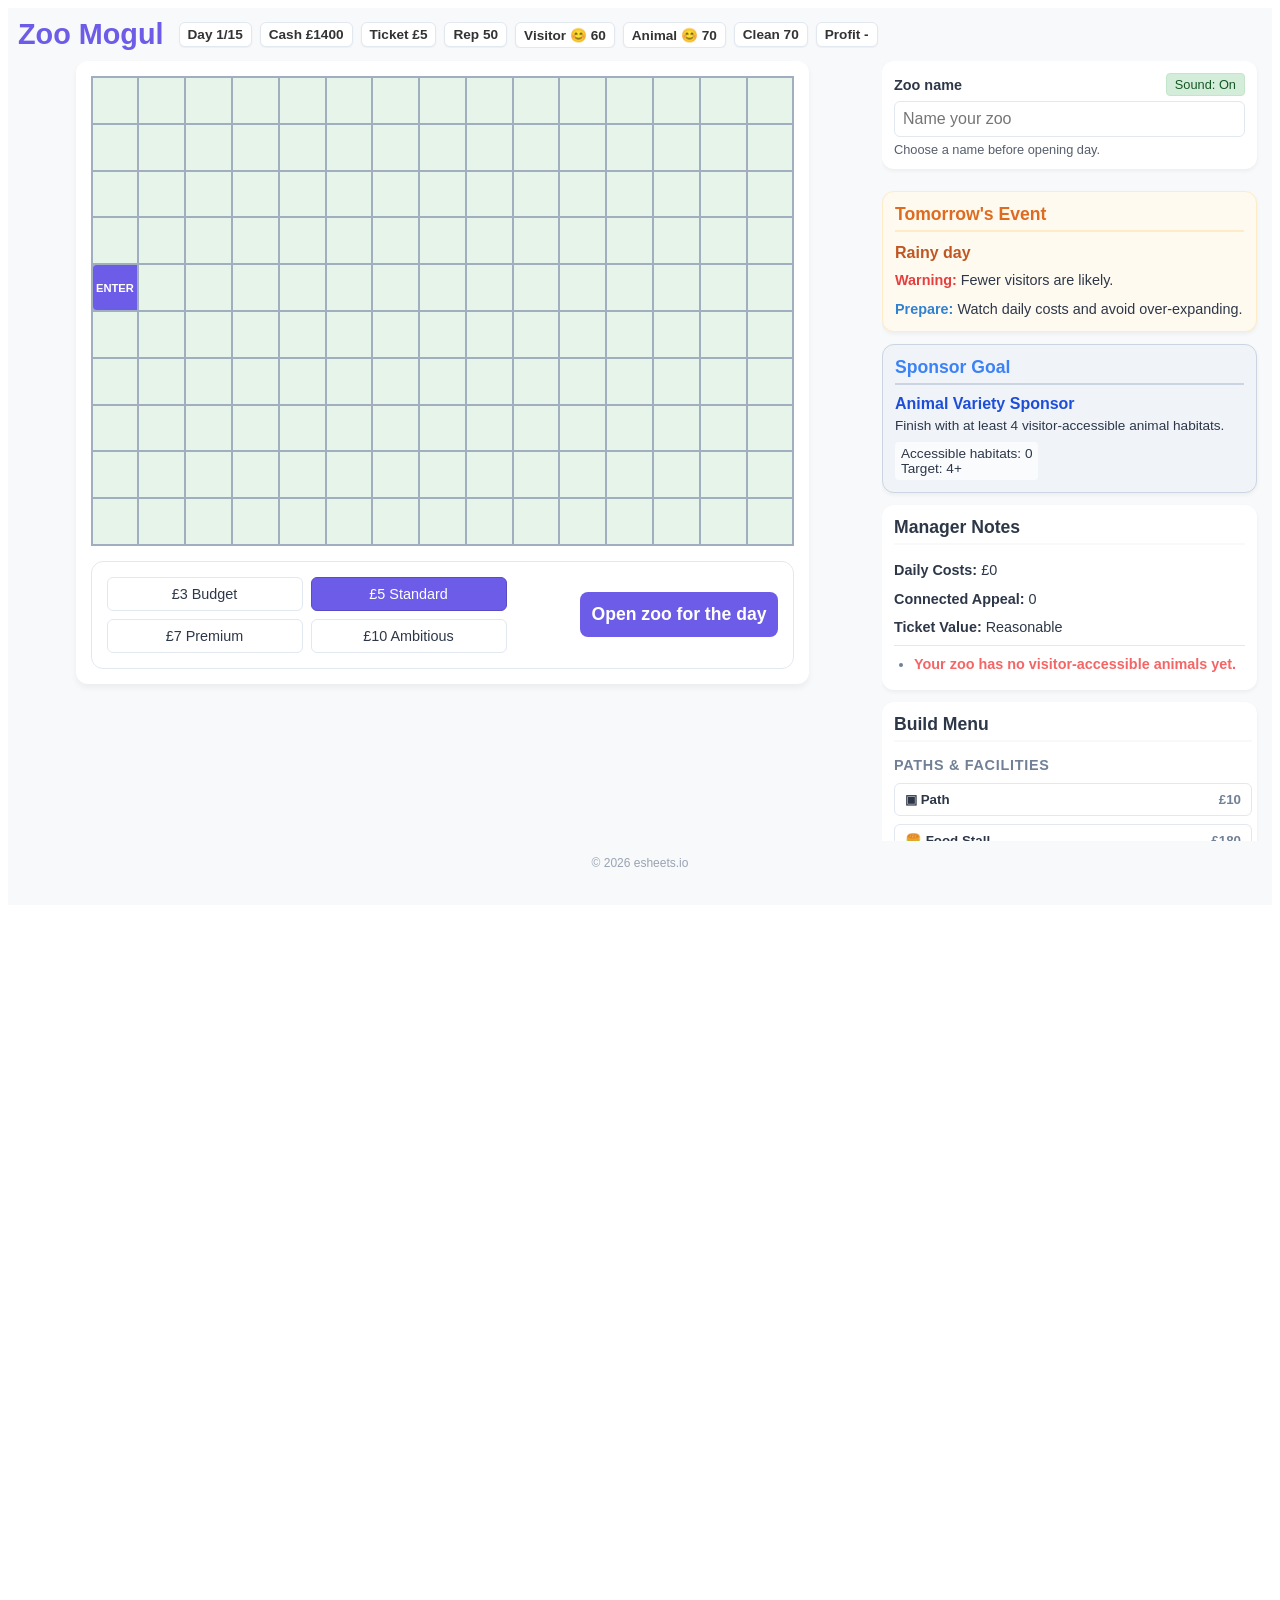
<file: puzzles/zoo-mogul/index.html>
<!DOCTYPE html>
<html lang="en">
<head>
    <meta charset="UTF-8">
    <meta name="viewport" content="width=device-width, initial-scale=1.0">
    <title>Zoo Mogul</title>
    <!-- Google tag (gtag.js) -->
<script async src="https://www.googletagmanager.com/gtag/js?id=G-LM261TLP6C"></script>
<script>
  window.dataLayer = window.dataLayer || [];
  function gtag(){dataLayer.push(arguments);}
  gtag('js', new Date());

  gtag('config', 'G-LM261TLP6C');
</script>
<!--add within head of page-->
    <link rel="stylesheet" href="styles.css">
</head>
<body>
    <div class="pz-game">
        <header class="pz-header">
            <h1>Zoo Mogul</h1>
            <div class="pz-stats-bar">
                <div class="pz-stat" id="pz-stat-day">Day: 1</div>
                <div class="pz-stat" id="pz-stat-cash">Cash: £1400</div>
                <div class="pz-stat" id="pz-stat-ticket">Ticket: £5</div>
                <div class="pz-stat" id="pz-stat-reputation">Reputation: 50</div>
                <div class="pz-stat" id="pz-stat-v-happy">Visitor Happiness: 60</div>
                <div class="pz-stat" id="pz-stat-a-happy">Animal Happiness: 70</div>
                <div class="pz-stat" id="pz-stat-clean">Cleanliness: 70</div>
                <div class="pz-stat" id="pz-stat-profit">Profit/Loss: -</div>
            </div>
        </header>

        <div class="pz-main-layout">
            <div class="pz-grid-area">
                <div id="pz-grid" class="pz-grid"></div>
                <div class="pz-grid-controls-card">
                    <div class="pz-ticket-controls">
                        <button class="pz-btn-ticket" data-price="3">£3 Budget</button>
                        <button class="pz-btn-ticket active" data-price="5">£5 Standard</button>
                        <button class="pz-btn-ticket" data-price="7">£7 Premium</button>
                        <button class="pz-btn-ticket" data-price="10">£10 Ambitious</button>
                    </div>
                    <button id="pz-btn-run" class="pz-btn-primary">Open zoo for the day</button>
                </div>
            </div>

            <div class="pz-side-panel">
                <div class="pz-panel-card pz-zoo-name-card">
                    <div class="pz-zoo-name-header">
                        <label for="pz-zoo-name-input">Zoo name</label>
                        <button id="pz-btn-sound-toggle" class="pz-btn-sound-toggle">Sound: Off</button>
                    </div>
                    <input type="text" id="pz-zoo-name-input" class="pz-zoo-name-input" placeholder="Name your zoo" maxlength="30">
                    <div class="pz-zoo-name-helper">Choose a name before opening day.</div>
                </div>
                <div class="pz-panel-card pz-event-card">
                    <h3 id="pz-next-event-title">Tomorrow's Event</h3>
                    <div id="pz-next-event-details" class="pz-event-details">
                        <!-- Populated by JS -->
                    </div>
                </div>

                <div class="pz-panel-card pz-sponsor-card">
                    <h3>Sponsor Goal</h3>
                    <div id="pz-sponsor-details" class="pz-sponsor-details">
                        <!-- Populated by JS -->
                    </div>
                </div>

                <div class="pz-panel-card pz-manager-card">
                    <h3>Manager Notes</h3>
                    <div id="pz-manager-notes" class="pz-manager-notes">
                        <!-- Live summary dynamically injected here -->
                    </div>
                </div>

                <div class="pz-panel-card pz-controls-card">
                    <div class="pz-controls-scroll">
                        <h3>Build Menu</h3>
                        <div class="pz-build-sections">
                            <div class="pz-build-section">
                                <h4>Paths & Facilities</h4>
                                <div id="pz-build-facilities" class="pz-build-list"></div>
                            </div>
                            <div class="pz-build-section">
                                <h4>Scenery</h4>
                                <div id="pz-build-scenery" class="pz-build-list"></div>
                            </div>
                            <div class="pz-build-section">
                                <h4>Animals</h4>
                                <div id="pz-build-animals" class="pz-build-list"></div>
                            </div>
                        </div>

                    </div>
                </div>

                <div class="pz-panel-card pz-challenges-card">
                    <h3>Challenges</h3>
                    <div id="pz-challenges-list" class="pz-challenges-list">
                        <!-- Populated by JS -->
                    </div>
                </div>

                <div class="pz-panel-card pz-records-card">
                    <h3>Best Records</h3>
                    <div id="pz-best-records-list" class="pz-records-list">
                        <!-- Populated by JS -->
                    </div>
                    <div id="pz-side-endings-progress" class="pz-side-endings-progress"></div>
                    <div class="pz-reset-records-wrapper">
                        <button id="pz-btn-reset-records" class="pz-btn-reset-records">Reset Records</button>
                        <div id="pz-reset-records-confirm" class="pz-reset-confirm hidden">
                            <span>Are you sure?</span>
                            <button id="pz-btn-confirm-yes" class="pz-btn-confirm-yes">Yes</button>
                            <button id="pz-btn-confirm-no" class="pz-btn-confirm-no">No</button>
                        </div>
                    </div>
                </div>
            </div>
        </div>

        <!-- Modals and Overlays -->
        <div id="pz-modal-overlay" class="pz-modal-overlay hidden">
            <div id="pz-daily-report" class="pz-modal-content hidden">
                <h2>End of Day Report</h2>
                <div class="pz-modal-body">
                    <div id="pz-report-headline" class="pz-report-headline"></div>
                    <div id="pz-report-narrative" class="pz-report-narrative"></div>
                    <div id="pz-report-stats" class="pz-report-grid"></div>
                    <div id="pz-report-event" class="pz-report-event"></div>
                    <div id="pz-report-advice" class="pz-report-advice"></div>
                </div>
                <div class="pz-modal-footer">
                    <button id="pz-btn-next-day" class="pz-btn-primary">Start Next Day</button>
                </div>
            </div>
            
            <div id="pz-final-report" class="pz-modal-content hidden">
                <div class="pz-final-header">
                    <h2 id="pz-final-zoo-name">Zoo Mogul</h2>
                    <h3 id="pz-final-report-title">Challenge Complete!</h3>
                    <div id="pz-final-rating" class="pz-final-rating"></div>
                </div>
                <div class="pz-modal-body pz-result-card">
                    <div id="pz-final-stats" class="pz-report-grid"></div>
                    <div id="pz-final-sponsor" class="pz-final-sponsor hidden"></div>
                    <div id="pz-final-diagnostics" class="pz-final-diagnostics"></div>
                    <div id="pz-final-records-msg" class="pz-final-records-msg hidden"></div>
                    <div id="pz-final-endings" class="pz-final-endings"></div>
                </div>
                <div class="pz-modal-footer pz-final-footer">
                    <button id="pz-btn-copy-summary" class="pz-btn-share">Brag about my zoo</button>
                    <button id="pz-btn-restart" class="pz-btn-primary">Play Again</button>
                </div>
            </div>
        </div>

        <!-- Toast Messages -->
        <div id="pz-toast-container" class="pz-toast-container"></div>
        
        <div class="pz-copyright">&copy; 2026 esheets.io</div>
    </div>
    
    <script src="game.js?v=2"></script>
</body>
</html>
</file>
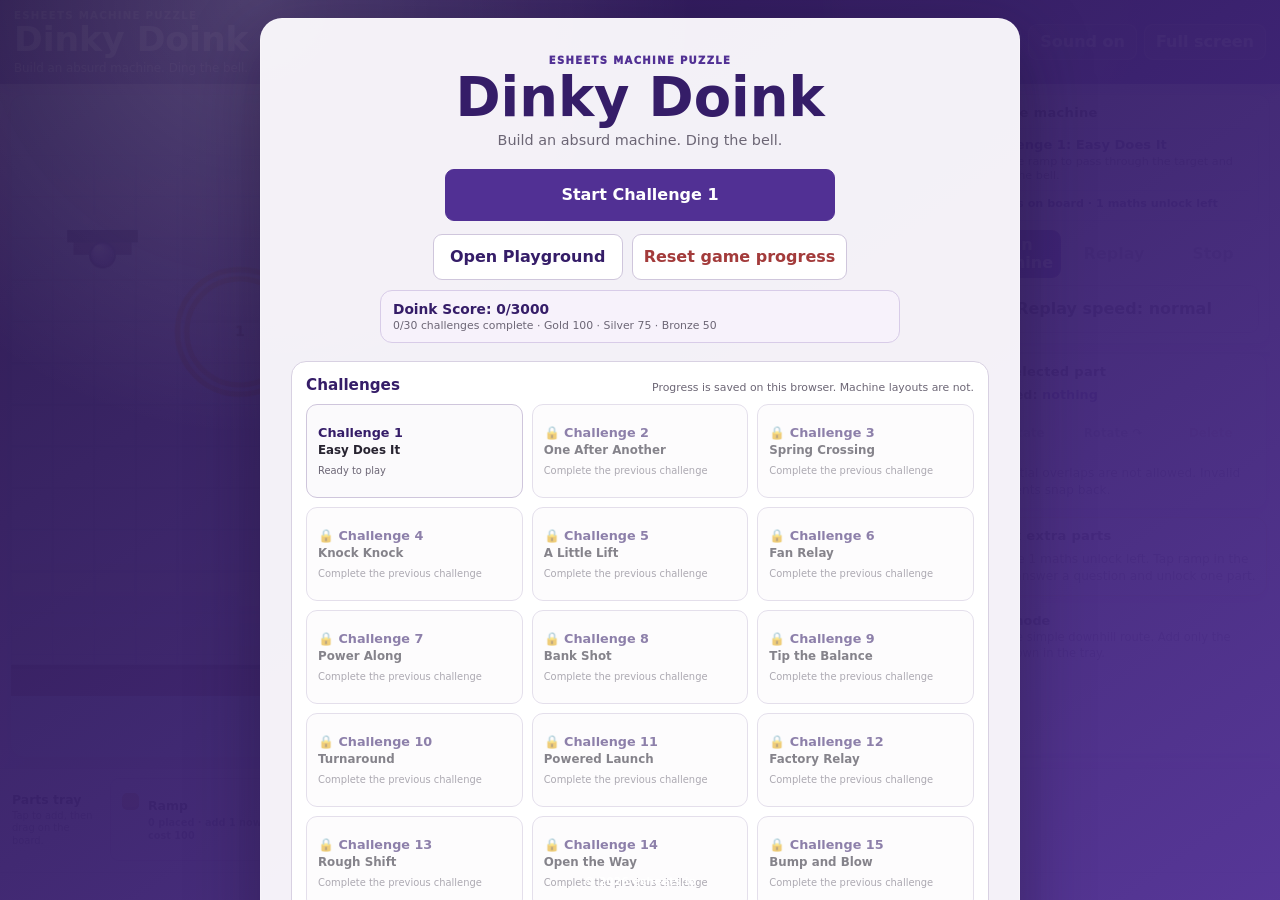
<file: puzzles/dinky-doink/version1c.html>
<!DOCTYPE html>
<html lang="en">
<head>
  <meta charset="utf-8">
  <meta name="viewport" content="width=device-width, initial-scale=1, viewport-fit=cover">
  <title>Dinky Doink</title>
  <!-- Google tag (gtag.js) -->
<script async src="https://www.googletagmanager.com/gtag/js?id=G-LM261TLP6C"></script>
<script>
  window.dataLayer = window.dataLayer || [];
  function gtag(){dataLayer.push(arguments);}
  gtag('js', new Date());

  gtag('config', 'G-LM261TLP6C');
</script>
<!--messaging has been improved-->
  <style>

    :root {
      --bb-purple: #513094;
      --bb-purple-dark: #351d68;
      --bb-ink: #272330;
      --bb-muted: #6c6675;
      --bb-line: #d8d1e2;
      --bb-bg: #eee9f4;
      --bb-panel: #ffffff;
      --bb-panel-soft: #f8f5fb;
      --bb-success: #176b42;
      --bb-warning: #855d08;
      --bb-danger: #a33b3b;
      --bb-gold: #c88d13;
      --bb-silver: #788490;
      --bb-bronze: #a36133;
      --bb-shadow: 0 8px 24px rgba(43, 28, 68, .13);
      --bb-topbar-h: 78px;
      --bb-tray-h: 104px;
      --bb-rail-w: 312px;
      --bb-footer-h: 28px;
    }

    * { box-sizing: border-box; }

    html, body { height: 100%; }

    body {
      margin: 0;
      overflow: hidden;
      background: linear-gradient(145deg, #e8e0f1, #f8f6fa 55%, #e9eef2);
      color: var(--bb-ink);
      font-family: Inter, ui-sans-serif, system-ui, -apple-system, BlinkMacSystemFont, "Segoe UI", sans-serif;
    }

    button, select, input { font: inherit; }

    .bb-app {
      height: 100dvh;
      min-height: 620px;
      display: grid;
      grid-template-rows: auto minmax(0, 1fr) auto auto;
      background: var(--bb-bg);
    }

    .bb-topbar {
      min-height: var(--bb-topbar-h);
      display: grid;
      grid-template-columns: minmax(190px, 1.15fr) minmax(430px, 2fr) auto;
      align-items: center;
      gap: 12px;
      padding: 9px 14px;
      color: white;
      background:
        radial-gradient(circle at 75% 0%, rgba(255,255,255,.17), transparent 25%),
        linear-gradient(110deg, var(--bb-purple-dark), var(--bb-purple));
      box-shadow: 0 3px 14px rgba(36, 22, 61, .25);
      z-index: 5;
    }

    .bb-brand { min-width: 0; }
    .bb-brand small {
      display: block;
      font-size: .64rem;
      font-weight: 900;
      letter-spacing: .12em;
      text-transform: uppercase;
      opacity: .75;
    }
    .bb-brand h1 {
      margin: 1px 0 0;
      font-size: clamp(1.55rem, 2.7vw, 2.35rem);
      line-height: 1;
      white-space: nowrap;
    }
    .bb-brand p {
      margin: 4px 0 0;
      max-width: 290px;
      overflow: hidden;
      text-overflow: ellipsis;
      white-space: nowrap;
      font-size: .74rem;
      opacity: .88;
    }

    .bb-top-actions,
    .bb-scorebar,
    .bb-group,
    .bb-button-row,
    .bb-edit-actions,
    .bb-maths-actions {
      display: flex;
      align-items: center;
      gap: 7px;
    }

    .bb-top-actions { justify-content: flex-end; }

    .bb-test-controls {
      display: inline-flex;
      align-items: center;
      gap: 6px;
      padding: 4px 6px 4px 9px;
      border: 1px solid rgba(255,255,255,.32);
      border-radius: 9px;
      background: rgba(255,255,255,.13);
    }
    .bb-test-controls[hidden] { display: none; }
    .bb-test-controls span {
      color: #ffe89b;
      font-size: .63rem;
      font-weight: 950;
      letter-spacing: .055em;
      text-transform: uppercase;
      white-space: nowrap;
    }
    .bb-test-controls select {
      min-height: 30px;
      max-width: 150px;
      padding-left: 8px;
      font-size: .72rem;
    }

    .bb-scorebar {
      min-width: 0;
      justify-content: center;
    }

    .bb-score-item {
      min-width: 0;
      padding: 6px 9px;
      border: 1px solid rgba(255,255,255,.25);
      border-radius: 9px;
      background: rgba(255,255,255,.12);
      line-height: 1.08;
    }
    .bb-score-item span {
      display: block;
      color: rgba(255,255,255,.72);
      font-size: .58rem;
      font-weight: 900;
      letter-spacing: .055em;
      text-transform: uppercase;
      white-space: nowrap;
    }
    .bb-score-item strong {
      display: block;
      margin-top: 2px;
      overflow: hidden;
      text-overflow: ellipsis;
      white-space: nowrap;
      font-size: .81rem;
    }
    .bb-score-item--targets { max-width: 190px; }
    .bb-medal[data-medal="gold"] { color: #ffe08a; }
    .bb-medal[data-medal="silver"] { color: #e4ebf2; }
    .bb-medal[data-medal="bronze"] { color: #efb786; }

    select, input, .bb-btn {
      min-height: 38px;
      border: 1px solid #cfc6dc;
      border-radius: 9px;
      background: #fff;
      color: var(--bb-ink);
    }
    select { padding: 0 31px 0 10px; }
    input { width: 94px; padding: 0 10px; }

    .bb-btn {
      padding: 7px 11px;
      font-weight: 850;
      cursor: pointer;
      touch-action: manipulation;
      transition: transform .1s ease, box-shadow .1s ease, background .1s ease;
    }
    .bb-btn:hover:not(:disabled) {
      transform: translateY(-1px);
      box-shadow: 0 4px 10px rgba(45,30,70,.15);
    }
    .bb-btn:focus-visible,
    select:focus-visible,
    input:focus-visible {
      outline: 3px solid rgba(122, 87, 188, .35);
      outline-offset: 2px;
    }
    .bb-btn:disabled { opacity: .42; cursor: not-allowed; }
    .bb-btn--primary { border-color: var(--bb-purple); background: var(--bb-purple); color: #fff; }
    .bb-btn--primary:hover:not(:disabled) { background: var(--bb-purple-dark); }
    .bb-btn--danger { color: var(--bb-danger); }
    .bb-btn--secondary {
      border-color: #cfc6dc;
      background: #fff;
      color: var(--bb-purple-dark);
    }
    .bb-btn--secondary:hover:not(:disabled) { background: #f7f3fb; }
    .bb-btn--quiet { background: #f8f6fa; }
    .bb-btn--run { min-height: 48px; font-size: 1rem; }

    .bb-label {
      color: var(--bb-muted);
      font-size: .72rem;
      font-weight: 900;
      letter-spacing: .025em;
    }
    .bb-topbar .bb-label { color: rgba(255,255,255,.72); }
    .bb-topbar select, .bb-topbar .bb-btn {
      min-height: 36px;
      border-color: rgba(255,255,255,.32);
    }
    .bb-topbar .bb-btn:not(.bb-btn--primary) {
      background: rgba(255,255,255,.13);
      color: white;
    }

    .bb-game {
      min-height: 0;
      display: grid;
      grid-template-columns: minmax(0, 1fr) var(--bb-rail-w);
      gap: 10px;
      padding: 10px;
    }

    .bb-board-panel {
      min-width: 0;
      min-height: 0;
      position: relative;
      display: grid;
      place-items: center;
      overflow: hidden;
      border: 1px solid #cbd4d9;
      border-radius: 14px;
      background: #dce9ee;
      box-shadow: var(--bb-shadow);
    }

    .bb-board {
      position: relative;
      width: min(100%, calc((100dvh - 230px) * 900 / 520));
      max-height: 100%;
      aspect-ratio: 900 / 520;
      overflow: hidden;
      background: #deebef;
    }

    .bb-board-panel,
    .bb-board,
    #bbCanvas {
      -webkit-user-select: none;
      user-select: none;
      -webkit-touch-callout: none;
    }

    #bbCanvas {
      display: block;
      width: 100%;
      height: 100%;
      background: #deebef;
      touch-action: none;
      -webkit-user-drag: none;
      user-drag: none;
    }

    .bb-challenge-summary {
      margin: 0 0 9px;
      padding: 8px 9px;
      border: 1px solid #ddd5e8;
      border-radius: 9px;
      background: #f8f5fb;
    }
    .bb-challenge-summary strong {
      display: block;
      color: var(--bb-purple-dark);
      font-size: .82rem;
    }
    .bb-challenge-summary span {
      display: block;
      margin-top: 3px;
      color: #5c5663;
      font-size: .7rem;
      line-height: 1.32;
    }
    .bb-challenge-summary .bb-part-budget {
      margin-top: 6px;
      padding-top: 6px;
      border-top: 1px solid #e1dbea;
      color: var(--bb-purple-dark);
      font-weight: 900;
    }

    .bb-rail {
      min-height: 0;
      display: grid;
      grid-template-rows: auto minmax(0, 1fr);
      gap: 8px;
      overflow: hidden;
    }

    .bb-run-card { position: relative; z-index: 2; }

    .bb-rail-lower {
      min-height: 0;
      position: relative;
      overflow: hidden;
    }

    .bb-rail-scroll {
      height: 100%;
      min-height: 0;
      display: flex;
      flex-direction: column;
      gap: 8px;
      overflow-y: auto;
      overflow-x: hidden;
      padding: 1px 3px 12px 1px;
      overscroll-behavior: contain;
      -webkit-overflow-scrolling: touch;
      scrollbar-width: none;
      touch-action: pan-y;
      box-shadow:
        inset 0 10px 10px -12px rgba(50, 35, 68, .45),
        inset 0 -10px 10px -12px rgba(50, 35, 68, .45);
    }
    .bb-rail-scroll::-webkit-scrollbar { display: none; }


    .bb-card {
      min-width: 0;
      padding: 10px;
      overflow: visible;
      border: 1px solid var(--bb-line);
      border-radius: 12px;
      background: var(--bb-panel);
      box-shadow: 0 4px 12px rgba(45,30,70,.07);
    }
    .bb-card h2 {
      margin: 0 0 8px;
      font-size: .82rem;
      letter-spacing: .02em;
    }
    .bb-card p { margin: 0; color: var(--bb-muted); font-size: .76rem; line-height: 1.38; }
    .bb-button-row {
      align-items: stretch;
      flex-wrap: nowrap;
    }
    .bb-button-row .bb-btn {
      flex: 1 1 0;
      min-width: 0;
      min-height: 48px;
      height: 48px;
      display: inline-flex;
      align-items: center;
      justify-content: center;
      line-height: 1.15;
      text-align: center;
    }

    .bb-selection {
      margin-bottom: 8px;
      font-size: .8rem;
      font-weight: 850;
    }
    .bb-selection span { color: var(--bb-purple); }
    .bb-edit-actions {
      align-items: stretch;
      flex-wrap: nowrap;
    }
    .bb-edit-actions .bb-btn {
      flex: 1 1 0;
      min-width: 0;
      min-height: 48px;
      height: 48px;
      padding-inline: 6px;
      display: inline-flex;
      align-items: center;
      justify-content: center;
      white-space: nowrap;
      font-size: .74rem;
      line-height: 1;
      text-align: center;
    }
    .bb-small { color: var(--bb-muted); font-size: .68rem; line-height: 1.35; }

    .bb-maths {
      display: flex;
      min-height: auto;
      align-self: start;
      flex-direction: column;
      gap: 8px;
      background: #fff9e8;
      border-color: #e7d7a5;
      transition: border-color .18s ease, box-shadow .18s ease, background .18s ease;
    }

    .bb-maths[data-question-open="true"] {
      border: 3px solid #f0b400;
      background: #fff8cc;
      box-shadow:
        0 0 0 5px rgba(240, 180, 0, .18),
        0 9px 20px rgba(70, 47, 8, .12);
    }

    .bb-maths[data-question-open="true"] > p {
      color: #60490d;
      font-weight: 750;
    }
    .bb-maths-head {
      display: flex;
      justify-content: space-between;
      align-items: center;
      gap: 8px;
    }
    .bb-maths-head h2 { margin: 0; }
    .bb-maths-actions {
      align-items: stretch;
      flex-wrap: nowrap;
    }
    .bb-maths-actions .bb-btn {
      flex: 1 1 0;
      min-width: 0;
      min-height: 44px;
      height: 44px;
      display: inline-flex;
      align-items: center;
      justify-content: center;
    }
    .bb-question {
      display: none;
      grid-template-columns: minmax(140px, 1fr) minmax(84px, auto);
      gap: 8px;
      align-items: end;
      padding: 10px;
      border: 1px solid #dfca8b;
      border-radius: 10px;
      background: #fffdf7;
      box-shadow: 0 3px 10px rgba(105, 76, 13, .08);
    }
    .bb-question[data-open="true"] {
      display: grid;
      border: 3px solid #f0b400;
      background: #fff3a6;
      box-shadow:
        0 0 0 5px rgba(240, 180, 0, .22),
        0 10px 22px rgba(72, 47, 8, .16);
    }

    .bb-question[data-open="true"] .bb-question-prompt {
      border: 2px solid #5b318c;
      background: #fff;
    }

    .bb-question[data-open="true"] .bb-question-prompt span {
      display: inline-block;
      margin: -2px 0 7px;
      padding: 5px 9px;
      border-radius: 999px;
      background: #5b318c;
      color: #fff;
      font-size: .68rem;
      letter-spacing: .08em;
    }

    .bb-question[data-open="true"] .bb-question-text {
      color: #2d1749 !important;
      font-size: 1.23rem;
      line-height: 1.25;
    }
    .bb-question-prompt {
      grid-column: 1 / -1;
      width: 100%;
      padding: 9px 10px;
      border: 1px solid #dfca8b;
      border-radius: 9px;
      background: #fff;
      color: var(--bb-ink);
    }
    .bb-question-prompt span {
      display: block;
      margin-bottom: 2px;
      color: var(--bb-muted);
      font-size: .62rem;
      font-weight: 900;
      letter-spacing: .06em;
      text-transform: uppercase;
    }
    .bb-question-text {
      display: block !important;
      min-height: 1.35em;
      color: var(--bb-ink) !important;
      font-size: 1.08rem;
      font-weight: 900;
      line-height: 1.3;
      visibility: visible !important;
      opacity: 1 !important;
    }
    .bb-question > .bb-label {
      grid-column: 1 / -1;
      margin-bottom: -4px;
    }
    .bb-question input {
      grid-column: 1;
      width: 100%;
      min-width: 0;
      min-height: 44px;
      height: 44px;
    }
    .bb-question .bb-btn {
      min-height: 44px;
      height: 44px;
      display: inline-flex;
      align-items: center;
      justify-content: center;
    }
    .bb-maths-feedback {
      grid-column: 1 / -1;
      width: 100%;
      min-height: 1.15em;
      color: var(--bb-warning);
      font-size: .76rem;
      font-weight: 800;
    }
    .bb-maths-feedback[data-kind="success"] { color: var(--bb-success); }
    .bb-maths-feedback[data-kind="error"] { color: var(--bb-danger); }

    .bb-status {
      min-height: 72px;
      padding: 9px 10px;
      border-radius: 10px;
      background: var(--bb-panel-soft);
    }
    .bb-status strong { display: block; margin-bottom: 2px; font-size: .8rem; }
    .bb-status p { margin: 0; color: var(--bb-muted); font-size: .72rem; line-height: 1.36; }
    .bb-status[data-kind="success"] { background: #e7f5ed; color: var(--bb-success); }
    .bb-status[data-kind="warning"] { background: #fff1cc; }

    .bb-tray {
      min-height: var(--bb-tray-h);
      display: flex;
      align-items: stretch;
      flex-wrap: nowrap;
      gap: 8px;
      padding: 9px 12px 11px;
      border-top: 1px solid var(--bb-line);
      background: #fbfafc;
      box-shadow: 0 -3px 14px rgba(45,30,70,.08);
    }
    .bb-tray-title {
      flex: 0 0 90px;
      display: grid;
      align-content: center;
      min-width: 78px;
    }
    .bb-tray-title strong { font-size: .78rem; }
    .bb-tray-title span { margin-top: 3px; color: var(--bb-muted); font-size: .62rem; line-height: 1.25; }

    .bb-partbtn {
      position: relative;
      flex: 1 1 120px;
      max-width: 180px;
      min-width: 0;
      min-height: 72px;
      padding: 8px 7px 7px 37px;
      text-align: left;
      background: white;
    }
    .bb-partbtn::before {
      content: "";
      position: absolute;
      left: 11px;
      top: 14px;
      width: 17px;
      height: 17px;
      border-radius: 5px;
      background: var(--part-colour);
      box-shadow: inset 0 -3px rgba(0,0,0,.14);
    }
    .bb-partbtn > span { display: block; font-size: .78rem; }
    .bb-partbtn small {
      display: block;
      margin-top: 4px;
      color: var(--bb-muted);
      font-size: .61rem;
      font-weight: 750;
      line-height: 1.25;
    }
    .bb-tray-note {
      flex: 0 0 145px;
      align-self: center;
      max-width: 145px;
      color: var(--bb-muted);
      font-size: .62rem;
      line-height: 1.3;
    }

    .bb-footer {
      min-height: var(--bb-footer-h);
      display: grid;
      place-items: center;
      padding: 4px 12px max(4px, env(safe-area-inset-bottom));
      border-top: 1px solid var(--bb-line);
      background: #fbfafc;
      color: var(--bb-muted);
      font-size: .65rem;
      line-height: 1.2;
      text-align: center;
    }
    .bb-footer a {
      color: var(--bb-purple-dark);
      font-weight: 850;
      text-decoration: none;
    }
    .bb-footer a:hover { text-decoration: underline; }
    .bb-footer a:focus-visible {
      outline: 3px solid rgba(122, 87, 188, .35);
      outline-offset: 2px;
      border-radius: 3px;
    }


    .bb-complete {
      position: fixed;
      inset: 0;
      z-index: 120;
      display: none;
      place-items: center;
      padding: max(18px, env(safe-area-inset-top)) max(18px, env(safe-area-inset-right))
        max(18px, env(safe-area-inset-bottom)) max(18px, env(safe-area-inset-left));
      background: rgba(29, 17, 53, .78);
      backdrop-filter: blur(5px);
    }
    .bb-complete[data-open="true"] { display: grid; }
    .bb-complete-panel {
      width: min(520px, 100%);
      padding: clamp(22px, 4vw, 34px);
      border: 1px solid rgba(255,255,255,.35);
      border-radius: 22px;
      background:
        radial-gradient(circle at 50% -20%, rgba(255,226,125,.28), transparent 42%),
        #fbf9fd;
      box-shadow: 0 24px 75px rgba(22, 11, 40, .48);
      text-align: center;
    }
    .bb-complete-panel > small {
      display: block;
      color: var(--bb-purple);
      font-size: .68rem;
      font-weight: 950;
      letter-spacing: .13em;
      text-transform: uppercase;
    }
    .bb-complete-panel h2 {
      margin: 5px 0 10px;
      color: var(--bb-purple-dark);
      font-size: clamp(2rem, 7vw, 3.2rem);
      line-height: 1;
    }
    .bb-complete-medal {
      width: fit-content;
      margin: 0 auto 11px;
      padding: 8px 15px;
      border: 1px solid #d4cadf;
      border-radius: 999px;
      background: white;
      color: var(--bb-purple-dark);
      font-size: .95rem;
      font-weight: 950;
    }
    .bb-complete-medal[data-medal="gold"] {
      border-color: #dfbd63;
      background: #fff8df;
      color: #8b6211;
    }
    .bb-complete-medal[data-medal="silver"] {
      border-color: #b8c2ca;
      background: #f1f5f8;
      color: #5d6972;
    }
    .bb-complete-medal[data-medal="bronze"] {
      border-color: #d0a078;
      background: #fff0e4;
      color: #89502a;
    }
    .bb-complete-panel p {
      margin: 0 auto 18px;
      max-width: 410px;
      color: var(--bb-muted);
      font-size: .88rem;
      line-height: 1.45;
    }
    .bb-complete-actions {
      display: grid;
      grid-template-columns: 1fr 1fr;
      gap: 9px;
    }
    .bb-complete-actions .bb-btn { min-height: 45px; }
    #bbCompleteCopy { grid-column: 1 / -1; }

    .bb-menu {
      position: fixed;
      inset: 0;
      z-index: 100;
      display: none;
      place-items: center;
      overflow-y: auto;
      padding: max(18px, env(safe-area-inset-top)) max(18px, env(safe-area-inset-right))
        max(52px, env(safe-area-inset-bottom)) max(18px, env(safe-area-inset-left));
      background:
        radial-gradient(circle at 20% 0%, rgba(255,255,255,.17), transparent 32%),
        linear-gradient(145deg, rgba(38,21,73,.97), rgba(81,48,148,.97));
    }
    .bb-menu[data-open="true"] { display: grid; }
    .bb-menu-footer {
      position: fixed;
      left: 0;
      right: 0;
      bottom: max(8px, env(safe-area-inset-bottom));
      z-index: 1;
      padding: 4px 12px;
      color: rgba(255,255,255,.92);
      font-size: .68rem;
      line-height: 1.2;
      text-align: center;
      pointer-events: none;
    }
    .bb-menu-footer a {
      color: #fff;
      font-weight: 850;
      text-decoration: none;
      pointer-events: auto;
    }
    .bb-menu-footer a:hover { text-decoration: underline; }
    .bb-menu-footer a:focus-visible {
      outline: 3px solid rgba(255,255,255,.45);
      outline-offset: 2px;
      border-radius: 3px;
    }
    .bb-menu-panel {
      width: min(760px, 100%);
      padding: clamp(18px, 3vw, 30px);
      border: 1px solid rgba(255,255,255,.25);
      border-radius: 22px;
      background: rgba(250,248,252,.97);
      box-shadow: 0 24px 70px rgba(21, 11, 40, .42);
    }
    .bb-menu-brand { text-align: center; }
    .bb-menu-brand small {
      color: var(--bb-purple);
      font-size: .63rem;
      font-weight: 950;
      letter-spacing: .13em;
      text-transform: uppercase;
    }
    .bb-menu-brand h2 {
      margin: 3px 0 5px;
      color: var(--bb-purple-dark);
      font-size: clamp(2rem, 6vw, 3.4rem);
      line-height: 1;
    }
    .bb-menu-brand p {
      margin: 0 auto;
      max-width: 520px;
      color: var(--bb-muted);
      font-size: .9rem;
      line-height: 1.42;
    }
    .bb-menu-continue {
      width: min(390px, 100%);
      min-height: 52px;
      display: block;
      margin: 18px auto;
      font-size: 1rem;
    }
    .bb-campaign-score {
      width: min(520px, 100%);
      display: flex;
      align-items: center;
      justify-content: space-between;
      gap: 12px;
      margin: -8px auto 18px;
      padding: 10px 12px;
      border: 1px solid #d8cce8;
      border-radius: 12px;
      background: #f7f2fb;
      color: var(--bb-purple-dark);
    }
    .bb-campaign-score strong,
    .bb-campaign-score span { display: block; }
    .bb-campaign-score strong { font-size: .86rem; }
    .bb-campaign-score span { margin-top: 2px; color: var(--bb-muted); font-size: .68rem; }
    .bb-campaign-score .bb-btn { flex: 0 0 auto; }
    .bb-menu-section {
      padding: 14px;
      border: 1px solid var(--bb-line);
      border-radius: 15px;
      background: white;
    }
    .bb-menu-section-head {
      display: flex;
      justify-content: space-between;
      align-items: end;
      gap: 12px;
      margin-bottom: 10px;
    }
    .bb-menu-section-head h3 { margin: 0; color: var(--bb-purple-dark); font-size: .95rem; }
    .bb-menu-section-head span { color: var(--bb-muted); font-size: .68rem; text-align: right; }
    .bb-level-grid { display: grid; grid-template-columns: repeat(3, 1fr); gap: 9px; }
    .bb-level-card {
      min-height: 94px;
      padding: 11px;
      border: 1px solid #cfc6dc;
      border-radius: 11px;
      background: #fbfafc;
      color: var(--bb-ink);
      text-align: left;
      cursor: pointer;
    }
    .bb-level-card:not(:disabled):hover {
      border-color: var(--bb-purple);
      box-shadow: 0 4px 12px rgba(61,37,104,.13);
    }
    .bb-level-card:disabled { cursor: not-allowed; opacity: .56; }
    .bb-level-card strong, .bb-level-card span, .bb-level-card small { display: block; }
    .bb-level-card strong { color: var(--bb-purple-dark); font-size: .8rem; }
    .bb-level-card span { margin-top: 3px; font-size: .74rem; font-weight: 850; }
    .bb-level-card small {
      margin-top: 8px;
      color: var(--bb-muted);
      font-size: .62rem;
      line-height: 1.25;
    }
    .bb-level-card[data-complete="true"] { border-color: #a5cbb7; background: #f1faf5; }
    .bb-menu-actions {
      display: flex;
      justify-content: center;
      gap: 9px;
      margin-top: 12px;
      flex-wrap: wrap;
    }
    .bb-menu-actions--top {
      margin: -5px 0 18px;
    }
    .bb-menu-actions--top .bb-btn {
      min-width: 190px;
      min-height: 46px;
    }
    .bb-reset-confirm {
      position: fixed;
      inset: 0;
      z-index: 140;
      display: none;
      place-items: center;
      padding: max(18px, env(safe-area-inset-top)) max(18px, env(safe-area-inset-right))
        max(18px, env(safe-area-inset-bottom)) max(18px, env(safe-area-inset-left));
      background: rgba(29, 17, 53, .74);
      backdrop-filter: blur(4px);
    }
    .bb-reset-confirm[data-open="true"] { display: grid; }
    .bb-reset-confirm-panel {
      width: min(430px, 100%);
      padding: 22px;
      border: 1px solid #d9cde6;
      border-radius: 18px;
      background: #fff;
      color: var(--bb-ink);
      box-shadow: 0 22px 65px rgba(22, 11, 40, .42);
    }
    .bb-reset-confirm strong {
      display: block;
      color: var(--bb-purple-dark);
      font-size: 1.05rem;
    }
    .bb-reset-confirm p {
      margin: 7px 0 16px;
      color: var(--bb-muted);
      font-size: .8rem;
      line-height: 1.45;
    }
    .bb-reset-confirm-actions {
      display: flex;
      justify-content: flex-end;
      gap: 8px;
      flex-wrap: wrap;
    }

    @media (max-width: 1120px) {
      :root { --bb-rail-w: 284px; }
      .bb-topbar { grid-template-columns: 160px minmax(280px, 1.7fr) auto; gap: 8px; padding-inline: 10px; }
      .bb-top-actions .bb-btn { padding-inline: 8px; font-size: .72rem; }
      .bb-test-controls span { display: none; }
      .bb-test-controls select { width: 104px; max-width: 104px; }
      .bb-brand p { display: none; }
      .bb-score-item { padding-inline: 6px; }
      .bb-score-item--targets { display: none; }
      .bb-tray { display: flex; }
      .bb-tray-note { display: none; }
    }

    @media (max-width: 900px), (orientation: portrait) {
      body { overflow: auto; }
      .bb-app { height: auto; min-height: 100dvh; display: block; }
      .bb-topbar {
        grid-template-columns: 1fr auto;
        gap: 8px;
      }
      .bb-brand { grid-column: 1; }
      .bb-scorebar { grid-column: 1 / -1; grid-row: 2; justify-content: flex-start; flex-wrap: wrap; }
      .bb-top-actions { grid-column: 2; grid-row: 1; flex-wrap: wrap; }
      .bb-game { grid-template-columns: 1fr; }
      .bb-board { width: 100%; }
      .bb-rail { display: block; overflow: visible; }
      .bb-run-card { margin-bottom: 8px; }
      .bb-rail-lower { padding-left: 0; overflow: visible; }
      .bb-rail-scroll {
        height: auto;
        overflow: visible;
        display: grid;
        grid-template-columns: 1fr 1fr;
        gap: 8px;
        padding: 0;
        box-shadow: none;
      }
      .bb-maths { grid-column: 1 / -1; }
      .bb-tray { display: grid; grid-template-columns: repeat(2, 1fr); }
      .bb-tray-title { grid-column: 1 / -1; }
      .bb-partbtn { min-height: 66px; }
    }

    @media (max-width: 430px) {
      .bb-question {
        grid-template-columns: minmax(115px, 1fr) minmax(82px, auto);
      }
      .bb-question input,
      .bb-question .bb-btn {
        width: 100%;
      }
    }

    @media (max-width: 560px) {
      .bb-topbar { grid-template-columns: 1fr; }
      .bb-top-actions { grid-column: 1; grid-row: 2; justify-content: flex-start; }
      .bb-scorebar { grid-row: 3; }
      .bb-rail-scroll { grid-template-columns: 1fr; }
      .bb-maths { grid-column: auto; }
      .bb-level-grid { grid-template-columns: 1fr; }
      .bb-menu-section-head { align-items: start; flex-direction: column; }
      .bb-menu-section-head span { text-align: left; }
      .bb-complete-actions { grid-template-columns: 1fr; }
      .bb-tray { display: grid; grid-template-columns: 1fr 1fr; }
      .bb-tray-title { grid-column: 1 / -1; }
    }

  </style>
</head>

<body>
  <main class="bb-app">
    <header class="bb-topbar" id="bbTopbar">
      <div class="bb-brand">
        <small>ESHEETS machine puzzle</small>
        <h1>Dinky Doink</h1>
        <p>Build an absurd machine. Ding the bell.</p>
      </div>

      <div class="bb-scorebar" aria-label="Game score information">
        <div class="bb-score-item" id="bbMachineCostCard"><span>Machine cost</span><strong id="bbMachineCost">0</strong></div>
        <div class="bb-score-item" id="bbBestResultCard"><span>Best result</span><strong class="bb-medal" id="bbBestResult">—</strong></div>
        <div class="bb-score-item bb-score-item--targets" id="bbTargetsCard"><span>Medal targets</span><strong id="bbTargets">—</strong></div>
        <div class="bb-score-item"><span>Runs</span><strong id="bbRunCount">0</strong></div>
      </div>

      <div class="bb-top-actions">
        <div class="bb-test-controls" id="bbTestControls" hidden>
          <span>Test mode</span>
          <select id="bbTestLevel" aria-label="Jump to test level"></select>
        </div>
        <button class="bb-btn" id="bbMenu" type="button">Main menu</button>
        <button class="bb-btn" id="bbResetLayout" type="button">Reset layout</button>
        <button class="bb-btn" id="bbSound" type="button" aria-pressed="true">Sound on</button>
        <button class="bb-btn" id="bbFullscreen" type="button">Full screen</button>
      </div>
    </header>

    <section class="bb-game" aria-label="Dinky Doink game">
      <div class="bb-board-panel" id="bbBoardPanel">
        <div class="bb-board">
          <canvas id="bbCanvas" width="900" height="520" aria-label="Machine machine area"></canvas>
        </div>
      </div>

      <aside class="bb-rail" aria-label="Machine controls">
        <section class="bb-card bb-run-card">
          <h2>Run the machine</h2>
          <div class="bb-challenge-summary">
            <strong id="bbChallengeTitle"></strong>
            <span id="bbChallengeHint"></span>
            <span class="bb-part-budget" id="bbPartBudget"></span>
          </div>
          <div class="bb-button-row">
            <button class="bb-btn bb-btn--primary bb-btn--run" id="bbRun" type="button">Run machine</button>
            <button class="bb-btn" id="bbReplay" type="button" disabled>Replay</button>
            <button class="bb-btn" id="bbStop" type="button" disabled>Stop</button>
          </div>
          <div class="bb-button-row" style="margin-top:7px">
            <button class="bb-btn bb-btn--quiet" id="bbSlow" type="button" aria-pressed="false">Replay speed: normal</button>
          </div>
        </section>

        <div class="bb-rail-lower">
          <div class="bb-rail-scroll" id="bbRailScroll">
            <section class="bb-card">
              <h2>Edit selected part</h2>
              <div class="bb-selection">Selected: <span id="bbSelected">nothing</span></div>
              <div class="bb-edit-actions">
                <button class="bb-btn" id="bbRotateLeft" type="button" disabled>↶ Rotate</button>
                <button class="bb-btn" id="bbRotateRight" type="button" disabled>Rotate ↷</button>
                <button class="bb-btn bb-btn--danger" id="bbDelete" type="button" disabled>Delete</button>
              </div>
              <p class="bb-small" style="margin-top:7px">Substantial overlaps are not allowed. Invalid placements snap back.</p>
            </section>

            <section class="bb-card bb-maths">
              <div class="bb-maths-head"><h2>Unlock extra parts</h2></div>
              <p id="bbMathsIntro">Tap a part marked “Maths unlock available” and answer one question to unlock it.</p>
              <div class="bb-question" id="bbQuestion" data-open="false">
                <div class="bb-question-prompt" aria-live="polite">
                  <span>Question ready</span>
                  <strong class="bb-question-text" id="bbQuestionText">Question loading…</strong>
                </div>
                <label class="bb-label" for="bbAnswer">Answer</label>
                <input id="bbAnswer" type="number" inputmode="numeric" autocomplete="off">
                <button class="bb-btn bb-btn--primary" id="bbCheck" type="button">Check</button>
                <span class="bb-maths-feedback" id="bbMathsFeedback" aria-live="polite"></span>
              </div>
            </section>

            <div class="bb-status" id="bbStatus" aria-live="polite">
              <strong>Build mode</strong>
              <p>Arrange the parts, then run the machine.</p>
            </div>
          </div>
        </div>
      </aside>
    </section>

    <section class="bb-tray" aria-label="Machine parts">
      <div class="bb-tray-title">
        <strong>Parts tray</strong>
        <span>Tap to add, then drag on the board.</span>
      </div>
      <button class="bb-btn bb-partbtn" style="--part-colour:#d69a47" data-add="ramp" type="button"><span>Ramp</span><small></small></button>
      <button class="bb-btn bb-partbtn" style="--part-colour:#40a56a" data-add="spring" type="button"><span>Spring</span><small></small></button>
      <button class="bb-btn bb-partbtn" style="--part-colour:#58a4d8" data-add="fan" type="button"><span>Fan</span><small></small></button>
      <button class="bb-btn bb-partbtn" style="--part-colour:#d66b67" data-add="seesaw" type="button"><span>Seesaw</span><small></small></button>
      <button class="bb-btn bb-partbtn" style="--part-colour:#8a6ad6" data-add="domino" type="button"><span>Domino row</span><small></small></button>
      <button class="bb-btn bb-partbtn" style="--part-colour:#2f9f96" data-add="conveyor" type="button"><span>Conveyor</span><small></small></button>
      <button class="bb-btn bb-partbtn" style="--part-colour:#e15b7d" data-add="bumper" type="button"><span>Bumper</span><small></small></button>
      <button class="bb-btn bb-partbtn" style="--part-colour:#cf4d63" data-add="magnet" type="button"><span>Magnet</span><small></small></button>
      <div class="bb-tray-note" id="bbTrayNote">Each button shows what you can add now. Some extra parts need one correct maths answer first.</div>
    </section>

    <footer class="bb-footer">
      <a href="https://www.esheets.io/" target="_blank" rel="noopener noreferrer">© 2026 esheets.io</a>
    </footer>

  </main>

  <section class="bb-menu" id="bbMenuScreen" data-open="true" aria-hidden="false" aria-label="Dinky Doink menu">
    <div class="bb-menu-panel">
      <div class="bb-menu-brand">
        <small>ESHEETS machine puzzle</small>
        <h2>Dinky Doink</h2>
        <p>Build an absurd machine. Ding the bell.</p>
      </div>
      <button class="bb-btn bb-btn--primary bb-menu-continue" id="bbContinue" type="button">Start Challenge 1</button>
      <div class="bb-menu-actions bb-menu-actions--top">
        <button class="bb-btn bb-btn--secondary" id="bbPlayground" type="button">Open Playground</button>
        <button class="bb-btn bb-btn--danger" id="bbResetProgress" type="button">Reset game progress</button>
      </div>
      <div class="bb-campaign-score" id="bbCampaignScore">
        <div><strong id="bbCampaignScoreValue">Doink Score: 0</strong><span id="bbCampaignScoreNote">Complete challenges to build your score.</span></div>
        <button class="bb-btn bb-btn--primary" id="bbCopyCampaign" type="button" hidden>Copy social post</button>
      </div>
      <div class="bb-menu-section">
        <div class="bb-menu-section-head">
          <h3>Challenges</h3>
          <span id="bbMenuProgressNote">Progress is saved on this browser. Machine layouts are not.</span>
        </div>
        <div class="bb-level-grid" id="bbLevelGrid"></div>
      </div>
      <div class="bb-reset-confirm" id="bbResetConfirm" data-open="false" aria-hidden="true"
        role="dialog" aria-modal="true" aria-labelledby="bbResetTitle">
        <div class="bb-reset-confirm-panel">
          <strong id="bbResetTitle">Start again from Challenge 1?</strong>
          <p>This removes unlocked levels and best results. It does not affect anything outside this browser.</p>
          <div class="bb-reset-confirm-actions">
            <button class="bb-btn" id="bbCancelReset" type="button">Cancel</button>
            <button class="bb-btn bb-btn--danger" id="bbConfirmReset" type="button">Yes, reset progress</button>
          </div>
        </div>
      </div>
    </div>
    <footer class="bb-menu-footer">
      <a href="https://www.esheets.io/" target="_blank" rel="noopener noreferrer">© 2026 esheets.io</a>
    </footer>
  </section>

  <section class="bb-complete" id="bbCompleteScreen" data-open="false" aria-hidden="true"
    aria-label="Challenge result">
    <div class="bb-complete-panel">
      <small id="bbCompleteEyebrow">Challenge complete</small>
      <h2 id="bbCompleteTitle">Dinky Doink!</h2>
      <div class="bb-complete-medal" id="bbCompleteMedal" data-medal="">—</div>
      <p id="bbCompleteSummary"></p>
      <div class="bb-complete-actions">
        <button class="bb-btn bb-btn--primary" id="bbCompleteNext" type="button">Next challenge</button>
        <button class="bb-btn" id="bbCompleteReplay" type="button">Replay success</button>
        <button class="bb-btn" id="bbCompleteAgain" type="button">Try this challenge again</button>
        <button class="bb-btn" id="bbCompleteMenu" type="button">Main menu</button>
        <button class="bb-btn bb-btn--primary" id="bbCompleteCopy" type="button" hidden>Copy social post</button>
      </div>
    </div>
  </section>

  <script>
  (() => {
    "use strict";

    const canvas = document.getElementById("bbCanvas");
    const ctx = canvas.getContext("2d");
    const boardPanel = document.getElementById("bbBoardPanel");
    const runButton = document.getElementById("bbRun");
    const stopButton = document.getElementById("bbStop");
    const replayButton = document.getElementById("bbReplay");
    const resetButton = document.getElementById("bbResetLayout");
    const rotateLeftButton = document.getElementById("bbRotateLeft");
    const rotateRightButton = document.getElementById("bbRotateRight");
    const deleteButton = document.getElementById("bbDelete");
    const selectedText = document.getElementById("bbSelected");
    const statusBox = document.getElementById("bbStatus");
    const challengeTitle = document.getElementById("bbChallengeTitle");
    const challengeHint = document.getElementById("bbChallengeHint");
    const partBudgetText = document.getElementById("bbPartBudget");
    const mathsIntro = document.getElementById("bbMathsIntro");
    const soundButton = document.getElementById("bbSound");
    const fullscreenButton = document.getElementById("bbFullscreen");
    const menuButton = document.getElementById("bbMenu");
    const slowButton = document.getElementById("bbSlow");
    const railScroll = document.getElementById("bbRailScroll");
    const menuScreen = document.getElementById("bbMenuScreen");
    const continueButton = document.getElementById("bbContinue");
    const levelGrid = document.getElementById("bbLevelGrid");
    const playgroundButton = document.getElementById("bbPlayground");
    const resetProgressButton = document.getElementById("bbResetProgress");
    const resetConfirm = document.getElementById("bbResetConfirm");
    const confirmResetButton = document.getElementById("bbConfirmReset");
    const cancelResetButton = document.getElementById("bbCancelReset");
    const mathsCard = document.querySelector(".bb-maths");
    const trayNote = document.getElementById("bbTrayNote");
    const completeScreen = document.getElementById("bbCompleteScreen");
    const completeEyebrow = document.getElementById("bbCompleteEyebrow");
    const completeTitle = document.getElementById("bbCompleteTitle");
    const completeMedal = document.getElementById("bbCompleteMedal");
    const completeSummary = document.getElementById("bbCompleteSummary");
    const completeNextButton = document.getElementById("bbCompleteNext");
    const completeReplayButton = document.getElementById("bbCompleteReplay");
    const completeAgainButton = document.getElementById("bbCompleteAgain");
    const completeMenuButton = document.getElementById("bbCompleteMenu");
    const runCountText = document.getElementById("bbRunCount");
    const machineCostText = document.getElementById("bbMachineCost");
    const machineCostCard = document.getElementById("bbMachineCostCard");
    const bestResultText = document.getElementById("bbBestResult");
    const bestResultCard = document.getElementById("bbBestResultCard");
    const targetsText = document.getElementById("bbTargets");
    const targetsCard = document.getElementById("bbTargetsCard");
    const questionPanel = document.getElementById("bbQuestion");
    const questionText = document.getElementById("bbQuestionText");
    const answerInput = document.getElementById("bbAnswer");
    const checkButton = document.getElementById("bbCheck");
    const mathsFeedback = document.getElementById("bbMathsFeedback");
    const addButtons = [...document.querySelectorAll("[data-add]")];
    const testControls = document.getElementById("bbTestControls");
    const testLevelSelect = document.getElementById("bbTestLevel");
    const menuProgressNote = document.getElementById("bbMenuProgressNote");
    const campaignScoreValue = document.getElementById("bbCampaignScoreValue");
    const campaignScoreNote = document.getElementById("bbCampaignScoreNote");
    const copyCampaignButton = document.getElementById("bbCopyCampaign");
    const completeCopyButton = document.getElementById("bbCompleteCopy");

    const URL_PARAMS = new URLSearchParams(window.location.search);
    const REQUESTED_TEST_LEVEL = URL_PARAMS.get("ddlevel");
    const TEST_MODE = URL_PARAMS.get("ddtest") === "1" || REQUESTED_TEST_LEVEL !== null;

    const W = canvas.width;
    const H = canvas.height;
    const BALL_RADIUS = 12;
    const SAFE_MARGIN = 24;
    const PART_DEFINITIONS = {
      ramp: {
        name: "Ramp", cost: 100, colour: "#d69a47", defaultAngle: .15, rotatable: true,
        geometry: { length: 146, halfWidth: 75, halfHeight: 11 }
      },
      spring: {
        name: "Spring", cost: 180, colour: "#40a56a", defaultAngle: 0, rotatable: false,
        geometry: {
          halfWidth: 36, halfHeight: 24, topWidth: 64, baseWidth: 70,
          placementHalfWidth: 35, placementHalfHeight: 16.5, placementOffsetY: 2.5
        }
      },
      fan: {
        name: "Fan", cost: 160, colour: "#58a4d8", defaultAngle: 0, rotatable: true,
        geometry: { radius: 25, halfWidth: 29, halfHeight: 29, airflowStart: 13, airflowEnd: 165, airflowHalfHeight: 46 }
      },
      seesaw: {
        name: "Seesaw", cost: 140, colour: "#d66b67", defaultAngle: 0, rotatable: true,
        geometry: { length: 154, halfWidth: 79, halfHeight: 12 }
      },
      domino: {
        name: "Domino row", cost: 120, colour: "#8a6ad6", defaultAngle: 0, rotatable: true,
        geometry: {
          halfWidth: 76, halfHeight: 33, bodyHalfWidth: 73, bodyHalfHeight: 24,
          ledgeHalfWidth: 72, ledgeHalfHeight: 3, ledgeOffsetY: 21,
          firstX: -60, spacing: 20, tileWidth: 13, tileHeight: 34
        }
      },
      conveyor: {
        name: "Conveyor", cost: 150, colour: "#2f9f96", defaultAngle: 0, rotatable: true,
        geometry: { length: 180, halfWidth: 92, halfHeight: 10, speed: 285 }
      },
      bumper: {
        name: "Rubber bumper", cost: 170, colour: "#e15b7d", defaultAngle: 0, rotatable: true,
        geometry: { length: 118, halfWidth: 62, halfHeight: 12, restitution: 1.14 }
      },
      magnet: {
        name: "Magnet", cost: 190, colour: "#cf4d63", defaultAngle: 0, rotatable: false,
        geometry: { radius: 24, halfWidth: 28, halfHeight: 28, fieldRadius: 175, strength: 1380 }
      }
    };
    const PART_NAMES = Object.fromEntries(Object.entries(PART_DEFINITIONS).map(([type, part]) => [type, part.name]));
    const PART_COSTS = Object.fromEntries(Object.entries(PART_DEFINITIONS).map(([type, part]) => [type, part.cost]));
    const PART_COLOURS = Object.fromEntries(Object.entries(PART_DEFINITIONS).map(([type, part]) => [type, part.colour]));
    const PART_GEOMETRY = Object.fromEntries(Object.entries(PART_DEFINITIONS).map(([type, part]) => [type, part.geometry]));
    const SETTLE_SPEED = 22;
    const SETTLE_DELAY = 1.8;
    const MAX_RUN_TIME = 25;
    const PROGRESS_STORAGE_KEY = "dinky-doink-progress-v094-test";
    const PROGRESS_VERSION = 2;
    const PLACEMENT_OVERHANG = 28;
    const DOMINO_START_BLOCK_HALF_WIDTH = 54;
    const DOMINO_START_BLOCK_TOP_OFFSET = -4;

    let nextId = 1;
    let audioContext = null;
    let lastFrameTime = performance.now();
    let draggingPart = null;
    let dragOffset = { x: 0, y: 0 };
    let pointerIsDown = false;

    function makePart(type, x, y, angle = 0, options = {}) {
      return {
        id: nextId++,
        type,
        x,
        y,
        angle,
        baseAngle: angle,
        angularVelocity: 0,
        compression: 0,
        springCooldown: 0,
        triggered: false,
        triggerTime: 0,
        dominoStartIndex: 7,
        dominoTiles: Array.from({ length: 7 }, () => ({ direction: 0, progress: 0, chainId: 0, propagated: false })),
        dominoChainSerial: 0,
        dominoValidChainId: 0,
        dominoDirectCooldown: 0,
        lastClack: -1,
        bumperImpact: 0,
        bumperCooldown: 0,
        magnetCooldown: 0,
        starter: Boolean(options.starter)
      };
    }

    const challenges = [
      {
        id: "first",
        level: 1,
        title: "Challenge 1: Easy Does It",
        hint: "Use one ramp to pass through the target and reach the bell.",
        objective: "Build one simple downhill route.",
        mathsTier: 1,
        start: { x: 88, y: 96 },
        bell: { x: 400, y: 460 },
        bellInitiallyArmed: false,
        checkpoints: [
          { x: 220, y: 170, radius: 60, label: "1" }
        ],
        requiresDomino: false,
        obstacles: [],
        free: { ramp: 1, spring: 0, fan: 0, seesaw: 0, domino: 0, conveyor: 0, bumper: 0 },
        max: { ramp: 2, spring: 0, fan: 0, seesaw: 0, domino: 0, conveyor: 0, bumper: 0 },
        partLimit: 2,
        mathsReserve: 1,
        reserveTypes: ["ramp"],
        medals: { gold: 100, silver: 200 },
        starter: () => []
      },
      {
        id: "two-marks",
        level: 2,
        title: "Challenge 2: One After Another",
        hint: "Pass through targets 1 and 2 in order.",
        objective: "Guide the ball through two generous targets.",
        mathsTier: 1,
        start: { x: 88, y: 86 },
        bell: { x: 760, y: 460 },
        bellInitiallyArmed: false,
        checkpoints: [
          { x: 285, y: 205, radius: 46, label: "1" },
          { x: 525, y: 335, radius: 46, label: "2" }
        ],
        requiresDomino: false,
        obstacles: [],
        free: { ramp: 2, spring: 0, fan: 0, seesaw: 0, domino: 0, conveyor: 0, bumper: 0 },
        max: { ramp: 4, spring: 0, fan: 0, seesaw: 0, domino: 0, conveyor: 0, bumper: 0 },
        partLimit: 4,
        mathsReserve: 1,
        reserveTypes: ["ramp"],
        medals: { gold: 300, silver: 400 },
        starter: () => []
      },
      {
        id: "over",
        level: 3,
        title: "Challenge 3: Spring Crossing",
        hint: "Use the spring to pass through the target above the wall.",
        objective: "Launch the ball over the wall and reach the bell.",
        mathsTier: 2,
        start: { x: 86, y: 98 },
        bell: { x: 818, y: 460 },
        bellInitiallyArmed: false,
        checkpoints: [
          { x: 475, y: 155, radius: 46, label: "1" }
        ],
        requiresDomino: false,
        obstacles: [
          { x: 430, y: 245, w: 60, h: 245 }
        ],
        free: { ramp: 2, spring: 0, fan: 0, seesaw: 0, domino: 0, conveyor: 0, bumper: 0 },
        max: { ramp: 3, spring: 1, fan: 0, seesaw: 0, domino: 0, conveyor: 0, bumper: 0 },
        partLimit: 4,
        mathsReserve: 1,
        reserveTypes: ["spring"],
        medals: { gold: 380, silver: 480 },
        starter: () => []
      },
      {
        id: "first-domino",
        level: 4,
        title: "Challenge 4: Knock Knock",
        hint: "Place the domino row so the ball hits the marked first domino. A complete chain removes the barrier.",
        objective: "Start the domino chain, pass through the opened barrier and ring the bell.",
        mathsTier: 2,
        start: { x: 86, y: 92 },
        bell: { x: 570, y: 460 },
        bellInitiallyArmed: false,
        checkpoints: [],
        requiresDomino: true,
        obstacles: [
          { x: 430, y: 0, w: 50, h: 330 },
          { x: 430, y: 330, w: 50, h: 160, gate: true }
        ],
        free: { ramp: 1, spring: 0, fan: 0, seesaw: 0, domino: 0, conveyor: 0, bumper: 0 },
        max: { ramp: 2, spring: 0, fan: 0, seesaw: 0, domino: 1, conveyor: 0, bumper: 0 },
        partLimit: 3,
        mathsReserve: 1,
        reserveTypes: ["domino"],
        medals: { gold: 220, silver: 320 },
        starter: () => []
      },
      {
        id: "fan-flight",
        level: 5,
        title: "Challenge 5: A Little Lift",
        hint: "The ball loses speed on the floor. Place the fan where its airflow can keep the ball moving towards the target.",
        objective: "Use moving air to keep the ball travelling across the floor.",
        mathsTier: 3,
        start: { x: 86, y: 92 },
        bell: { x: 640, y: 460 },
        bellInitiallyArmed: false,
        checkpoints: [
          { x: 540, y: 435, radius: 42, label: "1" }
        ],
        requiresDomino: false,
        obstacles: [],
        free: { ramp: 1, spring: 0, fan: 0, seesaw: 0, domino: 0, conveyor: 0, bumper: 0 },
        max: { ramp: 2, spring: 0, fan: 1, seesaw: 0, domino: 0, conveyor: 0, bumper: 0 },
        partLimit: 3,
        mathsReserve: 1,
        reserveTypes: ["fan"],
        medals: { gold: 260, silver: 360 },
        starter: () => []
      },
      {
        id: "fan-relay",
        level: 6,
        title: "Challenge 6: Fan Relay",
        hint: "One fan cannot push the ball all the way. Place two fans so the second airflow takes over from the first.",
        objective: "Keep the ball moving through both targets and reach the bell.",
        mathsTier: 3,
        start: { x: 86, y: 92 },
        bell: { x: 805, y: 460 },
        bellInitiallyArmed: false,
        checkpoints: [
          { x: 470, y: 435, radius: 40, label: "1" },
          { x: 700, y: 435, radius: 40, label: "2" }
        ],
        requiresDomino: false,
        obstacles: [],
        free: { ramp: 1, spring: 0, fan: 1, seesaw: 0, domino: 0, conveyor: 0, bumper: 0 },
        max: { ramp: 2, spring: 0, fan: 2, seesaw: 0, domino: 0, conveyor: 0, bumper: 0 },
        partLimit: 4,
        mathsReserve: 1,
        reserveTypes: ["fan"],
        medals: { gold: 420, silver: 520 },
        starter: () => []
      },
      {
        id: "power-along",
        level: 7,
        title: "Challenge 7: Power Along",
        hint: "The ball starts on a flat platform with no sideways speed. Place the conveyor so its belt carries the ball through the target and towards the bell.",
        objective: "Use powered movement on a flat surface.",
        mathsTier: 4,
        start: { x: 165, y: 235 },
        bell: { x: 690, y: 270 },
        bellInitiallyArmed: false,
        checkpoints: [
          { x: 520, y: 270, radius: 42, label: "1" }
        ],
        requiresDomino: false,
        obstacles: [
          { x: 95, y: 300, w: 660, h: 24 }
        ],
        free: { ramp: 0, spring: 0, fan: 0, seesaw: 0, domino: 0, conveyor: 0, bumper: 0 },
        max: { ramp: 0, spring: 0, fan: 0, seesaw: 0, domino: 0, conveyor: 2, bumper: 0 },
        partLimit: 2,
        mathsReserve: 1,
        reserveTypes: ["conveyor"],
        medals: { gold: 150, silver: 300 },
        starter: () => []
      },
      {
        id: "bank-shot",
        level: 8,
        title: "Challenge 8: Bank Shot",
        hint: "Send the ball into the bumper and use its angle to ricochet over the wall.",
        objective: "Create a controlled rebound through the target and onto the bell.",
        mathsTier: 4,
        start: { x: 105, y: 88 },
        bell: { x: 815, y: 460 },
        bellInitiallyArmed: false,
        checkpoints: [
          { x: 535, y: 145, radius: 44, label: "1" }
        ],
        requiresDomino: false,
        obstacles: [
          { x: 455, y: 245, w: 62, h: 245 }
        ],
        free: { ramp: 1, spring: 0, fan: 0, seesaw: 0, domino: 0, conveyor: 0, bumper: 0 },
        max: { ramp: 2, spring: 0, fan: 0, seesaw: 0, domino: 0, conveyor: 0, bumper: 1 },
        partLimit: 3,
        mathsReserve: 2,
        reserveTypes: ["bumper", "ramp"],
        medals: { gold: 270, silver: 370 },
        starter: () => []
      },
      {
        id: "tip-balance",
        level: 9,
        title: "Challenge 9: Tip the Balance",
        hint: "Drop the ball onto one side of the seesaw so it tips and sends the ball towards the target.",
        objective: "Use the moving seesaw to redirect the falling ball.",
        mathsTier: 4,
        start: { x: 220, y: 80 },
        bell: { x: 500, y: 460 },
        bellInitiallyArmed: false,
        checkpoints: [
          { x: 390, y: 410, radius: 55, label: "1" }
        ],
        requiresDomino: false,
        obstacles: [],
        free: { ramp: 0, spring: 0, fan: 0, seesaw: 0, domino: 0, conveyor: 0, bumper: 0 },
        max: { ramp: 0, spring: 0, fan: 0, seesaw: 2, domino: 0, conveyor: 0, bumper: 0 },
        partLimit: 2,
        mathsReserve: 1,
        reserveTypes: ["seesaw"],
        medals: { gold: 140, silver: 280 },
        starter: () => []
      },
      {
        id: "turnaround",
        level: 10,
        title: "Challenge 10: Turnaround",
        hint: "Travel right through target 1, then use the seesaw to send the ball back left through target 2.",
        objective: "Reverse the route with a tipping seesaw.",
        mathsTier: 4,
        start: { x: 90, y: 80 },
        bell: { x: 100, y: 460 },
        bellInitiallyArmed: false,
        checkpoints: [
          { x: 285, y: 220, radius: 50, label: "1" },
          { x: 220, y: 360, radius: 50, label: "2" }
        ],
        requiresDomino: false,
        obstacles: [],
        free: { ramp: 1, spring: 0, fan: 0, seesaw: 0, domino: 0, conveyor: 0, bumper: 0 },
        max: { ramp: 1, spring: 0, fan: 0, seesaw: 2, domino: 0, conveyor: 0, bumper: 0 },
        partLimit: 3,
        mathsReserve: 1,
        reserveTypes: ["seesaw"],
        medals: { gold: 240, silver: 380 },
        starter: () => []
      },
      {
        id: "powered-launch",
        level: 11,
        title: "Challenge 11: Powered Launch",
        hint: "Use the conveyor to feed the stationary ball into the spring, then clear the wall.",
        objective: "Combine powered movement with a spring launch.",
        mathsTier: 4,
        start: { x: 140, y: 235 },
        bell: { x: 800, y: 460 },
        bellInitiallyArmed: false,
        checkpoints: [
          { x: 545, y: 150, radius: 55, label: "1" }
        ],
        requiresDomino: false,
        obstacles: [
          { x: 80, y: 300, w: 420, h: 24 },
          { x: 500, y: 245, w: 55, h: 245 }
        ],
        free: { ramp: 0, spring: 1, fan: 0, seesaw: 0, domino: 0, conveyor: 0, bumper: 0 },
        max: { ramp: 0, spring: 1, fan: 0, seesaw: 0, domino: 0, conveyor: 2, bumper: 0 },
        partLimit: 3,
        mathsReserve: 1,
        reserveTypes: ["conveyor"],
        medals: { gold: 330, silver: 480 },
        starter: () => []
      },
      {
        id: "factory-relay",
        level: 12,
        title: "Challenge 12: Factory Relay",
        hint: "Use the conveyor for the first stage, then place the fan where it can keep the ball moving along the floor.",
        objective: "Hand the ball from one powered machine to another.",
        mathsTier: 4,
        start: { x: 140, y: 235 },
        bell: { x: 850, y: 460 },
        bellInitiallyArmed: false,
        checkpoints: [
          { x: 430, y: 280, radius: 50, label: "1" },
          { x: 815, y: 435, radius: 35, label: "2" }
        ],
        requiresDomino: false,
        obstacles: [
          { x: 80, y: 300, w: 370, h: 24 }
        ],
        free: { ramp: 0, spring: 0, fan: 1, seesaw: 0, domino: 0, conveyor: 0, bumper: 0 },
        max: { ramp: 0, spring: 0, fan: 2, seesaw: 0, domino: 0, conveyor: 1, bumper: 0 },
        partLimit: 3,
        mathsReserve: 1,
        reserveTypes: ["conveyor"],
        medals: { gold: 310, silver: 470 },
        starter: () => []
      },
      {
        id: "double-shift",
        level: 13,
        title: "Challenge 13: Rough Shift",
        hint: "The dark strip quickly steals the ball's speed. Use one conveyor above and another across the rough surface.",
        objective: "Complete a two-stage conveyor relay across a rough patch.",
        mathsTier: 4,
        start: { x: 130, y: 165 },
        bell: { x: 730, y: 360 },
        bellInitiallyArmed: false,
        checkpoints: [
          { x: 340, y: 195, radius: 45, label: "1" },
          { x: 630, y: 355, radius: 42, label: "2" }
        ],
        requiresDomino: false,
        obstacles: [
          { x: 70, y: 230, w: 310, h: 24 },
          { x: 400, y: 390, w: 440, h: 24 }
        ],
        roughZones: [
          { x: 500, y: 354, w: 250, h: 36 }
        ],
        free: { ramp: 0, spring: 0, fan: 0, seesaw: 0, domino: 0, conveyor: 1, bumper: 0 },
        max: { ramp: 0, spring: 0, fan: 0, seesaw: 0, domino: 0, conveyor: 3, bumper: 0 },
        partLimit: 3,
        mathsReserve: 1,
        reserveTypes: ["conveyor"],
        medals: { gold: 300, silver: 450 },
        starter: () => []
      },
      {
        id: "open-way",
        level: 14,
        title: "Challenge 14: Open the Way",
        hint: "Open the barrier, hit both targets in order, and reach the raised bell.",
        objective: "Complete the full multi-stage route.",
        mathsTier: 4,
        start: { x: 88, y: 82 },
        bell: { x: 740, y: 305 },
        bellInitiallyArmed: false,
        checkpoints: [
          { x: 235, y: 180, radius: 40, label: "1" },
          { x: 505, y: 450, radius: 40, label: "2" }
        ],
        requiresDomino: true,
        obstacles: [
          { x: 430, y: 0, w: 50, h: 330 },
          { x: 430, y: 330, w: 50, h: 160, gate: true },
          { x: 660, y: 335, w: 205, h: 25 }
        ],
        free: { ramp: 1, spring: 1, fan: 0, seesaw: 0, domino: 0, conveyor: 0, bumper: 0 },
        max: { ramp: 2, spring: 1, fan: 0, seesaw: 0, domino: 1, conveyor: 0, bumper: 0 },
        partLimit: 4,
        mathsReserve: 1,
        reserveTypes: ["domino"],
        medals: { gold: 400, silver: 500 },
        starter: () => []
      },
      {
        id: "bump-and-blow",
        level: 15,
        title: "Challenge 15: Bump and Blow",
        hint: "Clear the wall, then keep the ball moving.",
        objective: "Combine a ricochet with moving air.",
        mathsTier: 4,
        start: { x: 105, y: 88 },
        bell: { x: 825, y: 460 },
        bellInitiallyArmed: false,
        checkpoints: [
          { x: 535, y: 165, radius: 54, label: "1" },
          { x: 760, y: 430, radius: 42, label: "2" }
        ],
        requiresDomino: false,
        obstacles: [
          { x: 405, y: 225, w: 52, h: 265 }
        ],
        roughZones: [
          { x: 585, y: 448, w: 205, h: 42 }
        ],
        free: { ramp: 1, spring: 0, fan: 1, seesaw: 0, domino: 0, conveyor: 0, bumper: 0 },
        max: { ramp: 2, spring: 0, fan: 1, seesaw: 0, domino: 0, conveyor: 0, bumper: 1 },
        partLimit: 4,
        mathsReserve: 1,
        reserveTypes: ["bumper"],
        medals: { gold: 430, silver: 530 },
        starter: () => []
      },
      {
        id: "chain-drive",
        level: 16,
        title: "Challenge 16: Chain Drive",
        hint: "Open the route and cross the rough floor.",
        objective: "Link a domino trigger to powered transport.",
        mathsTier: 4,
        start: { x: 88, y: 82 },
        bell: { x: 725, y: 460 },
        bellInitiallyArmed: false,
        checkpoints: [
          { x: 625, y: 438, radius: 42, label: "1" }
        ],
        requiresDomino: true,
        obstacles: [
          { x: 420, y: 0, w: 42, h: 325 },
          { x: 420, y: 325, w: 42, h: 165, gate: true }
        ],
        roughZones: [
          { x: 500, y: 448, w: 165, h: 42 }
        ],
        free: { ramp: 1, spring: 0, fan: 0, seesaw: 0, domino: 0, conveyor: 1, bumper: 0 },
        max: { ramp: 2, spring: 0, fan: 0, seesaw: 0, domino: 1, conveyor: 1, bumper: 0 },
        partLimit: 4,
        mathsReserve: 1,
        reserveTypes: ["domino"],
        medals: { gold: 370, silver: 470 },
        starter: () => []
      },
      {
        id: "triple-transfer",
        level: 17,
        title: "Challenge 17: Triple Transfer",
        hint: "Three machines. Three stages. Work out the hand-offs.",
        objective: "Complete a conveyor, spring and fan relay.",
        mathsTier: 4,
        start: { x: 130, y: 235 },
        bell: { x: 835, y: 460 },
        bellInitiallyArmed: false,
        checkpoints: [
          { x: 350, y: 280, radius: 44, label: "1" },
          { x: 555, y: 150, radius: 52, label: "2" },
          { x: 760, y: 435, radius: 42, label: "3" }
        ],
        requiresDomino: false,
        obstacles: [
          { x: 70, y: 300, w: 390, h: 24 },
          { x: 470, y: 245, w: 55, h: 245 }
        ],
        free: { ramp: 0, spring: 1, fan: 1, seesaw: 0, domino: 0, conveyor: 0, bumper: 0 },
        max: { ramp: 0, spring: 1, fan: 2, seesaw: 0, domino: 0, conveyor: 1, bumper: 0 },
        partLimit: 4,
        mathsReserve: 1,
        reserveTypes: ["conveyor"],
        medals: { gold: 490, silver: 650 },
        starter: () => []
      },
      {
        id: "magnetic-pull",
        level: 18,
        title: "Challenge 18: Magnetic Pull",
        hint: "The ball falls straight down. Place the magnet so its field bends the fall through the target.",
        objective: "Use magnetic attraction to curve the ball towards the bell.",
        mathsTier: 4,
        start: { x: 120, y: 82 },
        bell: { x: 590, y: 460 },
        bellInitiallyArmed: false,
        checkpoints: [
          { x: 300, y: 350, radius: 70, label: "1" }
        ],
        requiresDomino: false,
        obstacles: [],
        free: { ramp: 0, spring: 0, fan: 0, seesaw: 0, domino: 0, conveyor: 0, bumper: 0, magnet: 0 },
        max: { ramp: 0, spring: 0, fan: 0, seesaw: 0, domino: 0, conveyor: 0, bumper: 0, magnet: 2 },
        partLimit: 2,
        mathsReserve: 1,
        reserveTypes: ["magnet"],
        medals: { gold: 190, silver: 380 },
        starter: () => []
      },
      {
        id: "magnetic-corner",
        level: 19,
        title: "Challenge 19: Around the Corner",
        hint: "Bend the route around the wall.",
        objective: "Curve the ball through two targets without touching the barrier.",
        mathsTier: 4,
        start: { x: 110, y: 82 },
        bell: { x: 785, y: 460 },
        bellInitiallyArmed: false,
        checkpoints: [
          { x: 360, y: 245, radius: 55, label: "1" },
          { x: 610, y: 390, radius: 55, label: "2" }
        ],
        requiresDomino: false,
        obstacles: [
          { x: 430, y: 300, w: 60, h: 190 }
        ],
        free: { ramp: 1, spring: 0, fan: 0, seesaw: 0, domino: 0, conveyor: 0, bumper: 0, magnet: 0 },
        max: { ramp: 2, spring: 0, fan: 0, seesaw: 0, domino: 0, conveyor: 0, bumper: 0, magnet: 1 },
        partLimit: 3,
        mathsReserve: 1,
        reserveTypes: ["magnet"],
        medals: { gold: 290, silver: 390 },
        starter: () => []
      },
      {
        id: "magnetic-relay",
        level: 20,
        title: "Challenge 20: Magnetic Relay",
        hint: "Two fields. Three targets. Arrange the hand-off.",
        objective: "Guide the ball through an S-shaped magnetic route.",
        mathsTier: 5,
        start: { x: 95, y: 82 },
        bell: { x: 815, y: 460 },
        bellInitiallyArmed: false,
        checkpoints: [
          { x: 200, y: 180, radius: 55, label: "1" },
          { x: 365, y: 365, radius: 58, label: "2" },
          { x: 590, y: 450, radius: 50, label: "3" }
        ],
        requiresDomino: false,
        obstacles: [],
        free: { ramp: 0, spring: 0, fan: 0, seesaw: 0, domino: 0, conveyor: 0, bumper: 0, magnet: 1 },
        max: { ramp: 0, spring: 0, fan: 0, seesaw: 0, domino: 0, conveyor: 0, bumper: 0, magnet: 3 },
        partLimit: 3,
        mathsReserve: 1,
        reserveTypes: ["magnet"],
        medals: { gold: 380, silver: 570 },
        starter: () => []
      },
      {
        id: "magnetic-launch",
        level: 21,
        title: "Challenge 21: Attract and Launch",
        hint: "Bring the ball to the launcher, then clear the wall.",
        objective: "Combine magnetic attraction with a spring launch.",
        mathsTier: 5,
        start: { x: 115, y: 82 },
        bell: { x: 810, y: 460 },
        bellInitiallyArmed: false,
        checkpoints: [
          { x: 330, y: 405, radius: 48, label: "1" },
          { x: 560, y: 155, radius: 52, label: "2" }
        ],
        requiresDomino: false,
        obstacles: [
          { x: 510, y: 245, w: 60, h: 245 }
        ],
        free: { ramp: 0, spring: 1, fan: 0, seesaw: 0, domino: 0, conveyor: 0, bumper: 0, magnet: 0 },
        max: { ramp: 1, spring: 1, fan: 0, seesaw: 0, domino: 0, conveyor: 0, bumper: 0, magnet: 1 },
        partLimit: 3,
        mathsReserve: 1,
        reserveTypes: ["magnet"],
        medals: { gold: 370, silver: 470 },
        starter: () => []
      },
      {
        id: "magnetic-finale",
        level: 22,
        title: "Challenge 22: Field Work",
        hint: "No instructions. How mean!",
        objective: "Complete the conveyor, magnet and fan sequence.",
        mathsTier: 5,
        start: { x: 130, y: 235 },
        bell: { x: 835, y: 460 },
        bellInitiallyArmed: false,
        checkpoints: [
          { x: 330, y: 280, radius: 45, label: "1" },
          { x: 440, y: 205, radius: 58, label: "2" },
          { x: 700, y: 430, radius: 48, label: "3" }
        ],
        requiresDomino: false,
        obstacles: [
          { x: 70, y: 300, w: 385, h: 24 }
        ],
        roughZones: [
          { x: 560, y: 448, w: 240, h: 42 }
        ],
        free: { ramp: 0, spring: 0, fan: 1, seesaw: 0, domino: 0, conveyor: 1, bumper: 0, magnet: 0 },
        max: { ramp: 0, spring: 0, fan: 2, seesaw: 0, domino: 0, conveyor: 1, bumper: 0, magnet: 1 },
        partLimit: 4,
        mathsReserve: 1,
        reserveTypes: ["magnet"],
        medals: { gold: 500, silver: 660 },
        starter: () => []
      },
      {
        id: "press-to-open",
        level: 23,
        title: "Challenge 23: Press to Open",
        hint: "Press the floor switch before you reach the barrier.",
        objective: "Activate the switch, open the gate and reach the bell.",
        mathsTier: 5,
        start: { x: 88, y: 82 },
        bell: { x: 650, y: 460 },
        bellInitiallyArmed: false,
        checkpoints: [],
        switches: [{ id: "A", label: "A", x: 380, y: 480, w: 58, h: 10 }],
        requiresDomino: false,
        obstacles: [
          { x: 580, y: 0, w: 48, h: 330 },
          { x: 580, y: 330, w: 48, h: 160, gate: true, switchId: "A" }
        ],
        free: { ramp: 1, spring: 0, fan: 0, seesaw: 0, domino: 0, conveyor: 0, bumper: 0, magnet: 0 },
        max: { ramp: 1, spring: 0, fan: 1, seesaw: 0, domino: 0, conveyor: 0, bumper: 0, magnet: 0 },
        partLimit: 2,
        mathsReserve: 1,
        reserveTypes: ["fan"],
        medals: { gold: 250, silver: 350 },
        starter: () => []
      },
      {
        id: "drop-zone",
        level: 24,
        title: "Challenge 24: Drop Zone",
        hint: "The switch controls the trapdoor ahead.",
        objective: "Power the ball across the platform and drop it to the bell.",
        mathsTier: 5,
        start: { x: 135, y: 205 },
        bell: { x: 585, y: 460 },
        bellInitiallyArmed: false,
        checkpoints: [],
        switches: [{ id: "A", label: "A", x: 360, y: 239, w: 58, h: 10 }],
        requiresDomino: false,
        obstacles: [
          { x: 70, y: 250, w: 400, h: 24 },
          { x: 470, y: 250, w: 115, h: 24, trapdoor: true, switchId: "A" },
          { x: 585, y: 250, w: 175, h: 24 }
        ],
        free: { ramp: 0, spring: 0, fan: 0, seesaw: 0, domino: 0, conveyor: 0, bumper: 0, magnet: 0 },
        max: { ramp: 0, spring: 0, fan: 0, seesaw: 0, domino: 0, conveyor: 1, bumper: 0, magnet: 0 },
        partLimit: 1,
        mathsReserve: 1,
        reserveTypes: ["conveyor"],
        medals: { gold: 150, silver: 300 },
        starter: () => []
      },
      {
        id: "switchback",
        level: 25,
        title: "Challenge 25: Switchback",
        hint: "Press the switch on the right, then use the bumper to send the ball back through the opened gate.",
        objective: "Travel right, reverse on the raised platform and return to the bell.",
        mathsTier: 5,
        start: { x: 420, y: 82 },
        bell: { x: 120, y: 420 },
        bellInitiallyArmed: false,
        checkpoints: [],
        switches: [{ id: "A", label: "A", x: 630, y: 439, w: 58, h: 10 }],
        requiresDomino: false,
        obstacles: [
          { x: 70, y: 450, w: 700, h: 24 },
          { x: 270, y: 0, w: 48, h: 350 },
          { x: 270, y: 350, w: 48, h: 100, gate: true, switchId: "A" }
        ],
        free: { ramp: 1, spring: 0, fan: 0, seesaw: 0, domino: 0, conveyor: 0, bumper: 0, magnet: 0 },
        max: { ramp: 1, spring: 0, fan: 0, seesaw: 0, domino: 0, conveyor: 0, bumper: 1, magnet: 0 },
        partLimit: 2,
        mathsReserve: 1,
        reserveTypes: ["bumper"],
        medals: { gold: 270, silver: 440 },
        starter: () => []
      },
      {
        id: "two-buttons",
        level: 26,
        title: "Challenge 26: Two Buttons",
        hint: "Two switches. Two moving stages.",
        objective: "Open the trapdoor, then open the final gate.",
        mathsTier: 5,
        start: { x: 130, y: 205 },
        bell: { x: 830, y: 460 },
        bellInitiallyArmed: false,
        checkpoints: [],
        switches: [
          { id: "A", label: "A", x: 350, y: 239, w: 58, h: 10 },
          { id: "B", label: "B", x: 650, y: 480, w: 58, h: 10 }
        ],
        requiresDomino: false,
        obstacles: [
          { x: 70, y: 250, w: 365, h: 24 },
          { x: 435, y: 250, w: 90, h: 24, trapdoor: true, switchId: "A" },
          { x: 525, y: 250, w: 75, h: 24 },
          { x: 745, y: 0, w: 45, h: 330 },
          { x: 745, y: 330, w: 45, h: 160, gate: true, switchId: "B" }
        ],
        roughZones: [
          { x: 535, y: 448, w: 190, h: 42 }
        ],
        free: { ramp: 0, spring: 0, fan: 0, seesaw: 0, domino: 0, conveyor: 1, bumper: 0, magnet: 0 },
        max: { ramp: 0, spring: 0, fan: 1, seesaw: 0, domino: 0, conveyor: 1, bumper: 0, magnet: 0 },
        partLimit: 2,
        mathsReserve: 1,
        reserveTypes: ["fan"],
        medals: { gold: 310, silver: 470 },
        starter: () => []
      },
      {
        id: "sequence-complete",
        level: 27,
        title: "Challenge 27: Sequence Complete",
        hint: "Two switches. One trapdoor. One final gate.",
        objective: "Work out the complete powered sequence.",
        mathsTier: 5,
        start: { x: 130, y: 205 },
        bell: { x: 805, y: 285 },
        bellInitiallyArmed: false,
        checkpoints: [{ x: 505, y: 405, radius: 48, label: "1" }],
        switches: [
          { id: "A", label: "A", x: 335, y: 239, w: 58, h: 10 },
          { id: "B", label: "B", x: 650, y: 304, w: 58, h: 10 }
        ],
        requiresDomino: false,
        obstacles: [
          { x: 70, y: 250, w: 345, h: 24 },
          { x: 415, y: 250, w: 95, h: 24, trapdoor: true, switchId: "A" },
          { x: 590, y: 315, w: 265, h: 24 },
          { x: 725, y: 0, w: 45, h: 185 },
          { x: 725, y: 185, w: 45, h: 130, gate: true, switchId: "B" }
        ],
        free: { ramp: 0, spring: 1, fan: 0, seesaw: 0, domino: 0, conveyor: 1, bumper: 0, magnet: 0 },
        max: { ramp: 0, spring: 1, fan: 0, seesaw: 0, domino: 0, conveyor: 1, bumper: 0, magnet: 1 },
        partLimit: 3,
        mathsReserve: 1,
        reserveTypes: ["magnet"],
        medals: { gold: 540, silver: 730 },
        starter: () => []
      },
      {
        id: "under-current",
        level: 28,
        title: "Challenge 28: Under Current",
        hint: "One switch. Three powered stages.",
        objective: "Open the drop, bend the route and cross the rough floor.",
        mathsTier: 5,
        start: { x: 130, y: 205 },
        bell: { x: 835, y: 460 },
        bellInitiallyArmed: false,
        checkpoints: [
          { x: 625, y: 395, radius: 50, label: "1" },
          { x: 735, y: 445, radius: 46, label: "2" }
        ],
        switches: [{ id: "A", label: "A", x: 350, y: 239, w: 58, h: 10 }],
        requiresDomino: false,
        obstacles: [
          { x: 70, y: 250, w: 360, h: 24 },
          { x: 430, y: 250, w: 95, h: 24, trapdoor: true, switchId: "A" },
          { x: 525, y: 250, w: 70, h: 24 },
          { x: 560, y: 0, w: 50, h: 365 }
        ],
        roughZones: [
          { x: 610, y: 448, w: 180, h: 42 }
        ],
        free: { ramp: 0, spring: 0, fan: 0, seesaw: 0, domino: 0, conveyor: 1, bumper: 0, magnet: 0 },
        max: { ramp: 0, spring: 0, fan: 1, seesaw: 0, domino: 0, conveyor: 1, bumper: 0, magnet: 1 },
        partLimit: 3,
        mathsReserve: 2,
        reserveTypes: ["magnet", "fan"],
        medals: { gold: 500, silver: 690 },
        starter: () => []
      },
      {
        id: "final-doink",
        level: 29,
        title: "Challenge 29: The Full Works",
        hint: "Five parts. Three targets. One complicated machine.",
        objective: "Complete the five-part sequence and ding the bell.",
        mathsTier: 5,
        start: { x: 90, y: 82 },
        bell: { x: 820, y: 270 },
        bellInitiallyArmed: false,
        checkpoints: [
          { x: 250, y: 190, radius: 48, label: "1" },
          { x: 530, y: 425, radius: 48, label: "2" },
          { x: 720, y: 105, radius: 48, label: "3" }
        ],
        requiresDomino: true,
        obstacles: [
          { x: 60, y: 250, w: 350, h: 24 },
          { x: 440, y: 0, w: 48, h: 350 },
          { x: 440, y: 350, w: 48, h: 140, gate: true },
          { x: 650, y: 300, w: 205, h: 24 }
        ],
        roughZones: [
          { x: 80, y: 448, w: 340, h: 42 }
        ],
        free: { ramp: 1, spring: 0, fan: 0, seesaw: 0, domino: 0, conveyor: 1, bumper: 0, magnet: 0 },
        max: { ramp: 1, spring: 1, fan: 0, seesaw: 0, domino: 1, conveyor: 1, bumper: 0, magnet: 1 },
        partLimit: 5,
        mathsReserve: 3,
        reserveTypes: ["domino", "spring", "magnet"],
        medals: { gold: 740, silver: 930 },
        starter: () => []
      },
      {
        id: "grand-doink",
        level: 30,
        title: "Challenge 30: The Grand Doink",
        hint: "Two gates. Two switches. Five essential parts. Three ordered targets.",
        objective: "Power the upper route, open the drop and both barriers, then launch into the raised bell.",
        mathsTier: 5,
        start: { x: 120, y: 205 },
        bell: { x: 850, y: 270 },
        bellInitiallyArmed: false,
        checkpoints: [
          { x: 250, y: 220, radius: 46, label: "1" },
          { x: 585, y: 425, radius: 46, label: "2" },
          { x: 770, y: 250, radius: 58, label: "3" }
        ],
        switches: [
          { id: "A", label: "A", x: 455, y: 239, w: 58, h: 10 },
          { id: "B", label: "B", x: 600, y: 459, w: 58, h: 10 }
        ],
        requiresDomino: true,
        obstacles: [
          { x: 60, y: 250, w: 420, h: 24 },
          { x: 480, y: 250, w: 90, h: 24, trapdoor: true, switchId: "A" },
          { x: 570, y: 250, w: 50, h: 24 },
          { x: 350, y: 470, w: 330, h: 24 },
          { x: 535, y: 330, w: 35, h: 140, gate: true },
          { x: 640, y: 300, w: 35, h: 170, gate: true, switchId: "B" },
          { x: 800, y: 300, w: 100, h: 24 }
        ],
        roughZones: [
          { x: 380, y: 428, w: 210, h: 42 }
        ],
        free: { ramp: 0, spring: 0, fan: 1, seesaw: 0, domino: 0, conveyor: 1, bumper: 0, magnet: 0 },
        max: { ramp: 0, spring: 1, fan: 2, seesaw: 0, domino: 1, conveyor: 1, bumper: 0, magnet: 1 },
        partLimit: 6,
        mathsReserve: 4,
        reserveTypes: ["domino", "spring", "magnet", "fan"],
        medals: { gold: 800, silver: 960 },
        starter: () => []
      },
      {
        id: "playground",
        playground: true,
        title: "Playground",
        hint: "Every part is free. Build something elegant, absurd or needlessly complicated.",
        objective: "Experiment freely and ring the bell if you can.",
        mathsTier: 4,
        start: { x: 90, y: 82 },
        bell: { x: 815, y: 460 },
        bellInitiallyArmed: true,
        checkpoints: [],
        requiresDomino: false,
        obstacles: [],
        free: { ramp: 99, spring: 99, fan: 99, seesaw: 99, domino: 99, conveyor: 99, bumper: 99, magnet: 99 },
        max: { ramp: 99, spring: 99, fan: 99, seesaw: 99, domino: 99, conveyor: 99, bumper: 99, magnet: 99 },
        partLimit: 99,
        mathsReserve: 0,
        reserveTypes: [],
        medals: null,
        starter: () => []
      }
    ];

    const state = {
      challengeIndex: 0,
      challenge: challenges[0],
      parts: [],
      selectedId: null,
      running: false,
      replaying: false,
      success: false,
      bellArmed: true,
      checkpointIndex: 0,
      dominoComplete: false,
      gatesOpen: false,
      bellImpact: 0,
      soundOn: true,
      replaySlow: false,
      runCount: 0,
      bestScores: {},
      completedChallenges: {},
      unlockedChallengeIndex: 0,
      lastChallengeId: "first",
      progressLoaded: false,
      unlockedByChallenge: {},
      reserveUsedByChallenge: {},
      dragPlacementValid: true,
      dragStart: null,
      currentQuestion: null,
      pendingPartType: null,
      replayFrames: [],
      replayIndex: 0,
      replayAccumulator: 0,
      recordAccumulator: 0,
      runElapsed: 0,
      settleElapsed: 0,
      fanInfluencing: false,
      conveyorInfluencing: false,
      magnetInfluencing: false,
      surfaceDinkCooldown: 0,
      replayReturnsToCompletion: false,
      testMode: TEST_MODE,
      lastResult: null,
      debugSimulating: false,
      ball: { x: 90, y: 82, vx: 0, vy: 0, active: false, trail: [] }
    };


    function challengeLevelIndexes() {
      return challenges
        .map((challenge, index) => ({ challenge, index }))
        .filter(item => Number.isInteger(item.challenge.level));
    }

    function playgroundIndex() {
      return challenges.findIndex(challenge => challenge.playground);
    }

    function isChallengeUnlocked(index) {
      const challenge = challenges[index];
      return Boolean(challenge &&
        (TEST_MODE || challenge.playground || !Number.isInteger(challenge.level) || index <= state.unlockedChallengeIndex));
    }

    function safeProgressObject(value) {
      return value && typeof value === "object" && !Array.isArray(value) ? value : {};
    }

    function loadProgress() {
      let saved = {};
      try {
        saved = safeProgressObject(JSON.parse(localStorage.getItem(PROGRESS_STORAGE_KEY) || "{}"));
      } catch (_) {
        saved = {};
      }

      if (saved.version === 1 || saved.version === PROGRESS_VERSION) {
        const savedUnlocked = Number.isInteger(saved.unlockedChallengeIndex) ? saved.unlockedChallengeIndex : 0;
        const migratedUnlocked = saved.version === 1
          ? savedUnlocked <= 1
            ? savedUnlocked
            : savedUnlocked === 2
              ? 2
              : savedUnlocked - 1
          : savedUnlocked;

        state.unlockedChallengeIndex = Math.max(0, Math.min(
          challengeLevelIndexes().length - 1,
          migratedUnlocked
        ));
        state.completedChallenges = safeProgressObject(saved.completedChallenges);
        state.bestScores = safeProgressObject(saved.bestScores);
        state.lastChallengeId = typeof saved.lastChallengeId === "string" ? saved.lastChallengeId : "first";
        if (state.lastChallengeId === "marks") state.lastChallengeId = "over";
        const settings = safeProgressObject(saved.settings);
        state.soundOn = settings.soundOn !== false;
        state.replaySlow = settings.replaySlow === true;

        // Stable challenge IDs preserve progress after the old Challenge 3 was
        // removed and the remaining campaign was renumbered. A completed
        // challenge still unlocks the next current challenge.
        challengeLevelIndexes().forEach(({ challenge, index }) => {
          if (state.completedChallenges[challenge.id]) {
            state.unlockedChallengeIndex = Math.max(
              state.unlockedChallengeIndex,
              Math.min(index + 1, challengeLevelIndexes().length - 1)
            );
          }
        });
      }

      const lastIndex = challenges.findIndex(challenge => challenge.id === state.lastChallengeId);
      if (lastIndex < 0 || !isChallengeUnlocked(lastIndex)) state.lastChallengeId = "first";
      state.progressLoaded = true;
    }

    function saveProgress() {
      if (!state.progressLoaded || TEST_MODE) return;
      const payload = {
        version: PROGRESS_VERSION,
        unlockedChallengeIndex: state.unlockedChallengeIndex,
        completedChallenges: state.completedChallenges,
        bestScores: state.bestScores,
        lastChallengeId: state.lastChallengeId,
        settings: { soundOn: state.soundOn, replaySlow: state.replaySlow }
      };
      try {
        localStorage.setItem(PROGRESS_STORAGE_KEY, JSON.stringify(payload));
      } catch (_) {
        // Saving is optional; the game must still work if storage is unavailable.
      }
    }

    function lastPlayableIndex() {
      const savedIndex = challenges.findIndex(challenge => challenge.id === state.lastChallengeId);
      if (savedIndex >= 0 && isChallengeUnlocked(savedIndex)) return savedIndex;
      return Math.max(0, Math.min(state.unlockedChallengeIndex, challengeLevelIndexes().length - 1));
    }

    function continueTargetIndex() {
      const nextIncomplete = challengeLevelIndexes().find(({ challenge, index }) =>
        isChallengeUnlocked(index) && !state.completedChallenges[challenge.id]
      );
      if (nextIncomplete) return nextIncomplete.index;
      return playgroundIndex();
    }

    function campaignScore() {
      return challengeLevelIndexes().reduce((total, { challenge }) => {
        const best = state.bestScores[challenge.id];
        if (!best) return total;
        if (best.medal === "gold") return total + 100;
        if (best.medal === "silver") return total + 75;
        return total + 50;
      }, 0);
    }

    function campaignMaximumScore() {
      return challengeLevelIndexes().length * 100;
    }

    function campaignIsComplete() {
      return challengeLevelIndexes().every(({ challenge }) => Boolean(state.completedChallenges[challenge.id]));
    }

    function resultShareText() {
      return `I completed Dinky Doink on ESHEETS with a Doink Score of ${campaignScore()}/${campaignMaximumScore()}! Can you beat me? https://www.esheets.io/dinky-doink/`;
    }

    async function copyCampaignResult(button) {
      const text = resultShareText();
      let copied = false;
      try {
        if (navigator.clipboard && window.isSecureContext) {
          await navigator.clipboard.writeText(text);
          copied = true;
        }
      } catch (_) {}
      if (!copied) {
        const textarea = document.createElement("textarea");
        textarea.value = text;
        textarea.setAttribute("readonly", "");
        textarea.style.position = "fixed";
        textarea.style.opacity = "0";
        document.body.append(textarea);
        textarea.select();
        try { copied = document.execCommand("copy"); } catch (_) {}
        textarea.remove();
      }
      const original = button.textContent;
      button.textContent = copied ? "Copied for social media!" : "Copy failed";
      window.setTimeout(() => { button.textContent = original; }, 1600);
    }

    function renderCampaignScore() {
      const score = campaignScore();
      const maximum = campaignMaximumScore();
      const completed = Object.keys(state.completedChallenges).filter(id => state.completedChallenges[id]).length;
      campaignScoreValue.textContent = `Doink Score: ${score}/${maximum}`;
      campaignScoreNote.textContent = campaignIsComplete()
        ? "Campaign complete — copy a ready-made social post and challenge someone else."
        : `${completed}/${challengeLevelIndexes().length} challenges complete · Gold 100 · Silver 75 · Bronze 50`;
      copyCampaignButton.hidden = !campaignIsComplete();
    }

    function renderLevelMenu() {
      levelGrid.innerHTML = "";
      challengeLevelIndexes().forEach(({ challenge, index }) => {
        const unlocked = isChallengeUnlocked(index);
        const complete = Boolean(state.completedChallenges[challenge.id]);
        const best = state.bestScores[challenge.id];

        const button = document.createElement("button");
        button.type = "button";
        button.className = "bb-level-card";
        button.disabled = !unlocked;
        button.dataset.complete = String(complete);

        const heading = document.createElement("strong");
        const title = document.createElement("span");
        const detail = document.createElement("small");

        heading.textContent = unlocked ? `Challenge ${challenge.level}` : `🔒 Challenge ${challenge.level}`;
        title.textContent = challenge.title.replace(/^Challenge \d+:\s*/, "");
        detail.textContent = TEST_MODE
          ? "Available for testing · result not saved"
          : best
            ? `${medalLabel(best.medal)} · best cost ${best.cost}`
            : complete
              ? "Completed"
              : unlocked
                ? "Ready to play"
                : "Complete the previous challenge";

        button.append(heading, title, detail);
        button.addEventListener("click", () => loadChallenge(index, { closeMenu: true }));
        levelGrid.append(button);
      });

      const continueChallenge = challenges[continueTargetIndex()];
      continueButton.textContent = TEST_MODE
        ? "Open Challenge 1 in test mode"
        : Object.values(state.completedChallenges).some(Boolean)
          ? `Continue: ${continueChallenge.title}`
          : "Start Challenge 1";
      menuProgressNote.textContent = TEST_MODE
        ? "Test mode: every level is available and results are not saved."
        : "Progress is saved on this browser. Machine layouts are not.";
      resetProgressButton.hidden = TEST_MODE;
      renderCampaignScore();
    }

    function openMenu() {
      closeCompletionOverlay();
      if (state.running || state.replaying) stopAll(false);
      renderLevelMenu();
      resetConfirm.dataset.open = "false";
      resetConfirm.setAttribute("aria-hidden", "true");
      menuScreen.dataset.open = "true";
      menuScreen.setAttribute("aria-hidden", "false");
    }

    function closeMenu() {
      menuScreen.dataset.open = "false";
      menuScreen.setAttribute("aria-hidden", "true");
    }

    function resetGameProgress() {
      state.bestScores = {};
      state.completedChallenges = {};
      state.unlockedChallengeIndex = 0;
      state.lastChallengeId = "first";
      state.unlockedByChallenge = {};
      state.reserveUsedByChallenge = {};
      try { localStorage.removeItem(PROGRESS_STORAGE_KEY); } catch (_) {}
      saveProgress();
      renderLevelMenu();
      loadChallenge(0, { closeMenu: false });
      resetConfirm.dataset.open = "false";
      resetConfirm.setAttribute("aria-hidden", "true");
      setStatus("Progress reset", "Challenge 1 is ready. Machine layouts were never stored.");
    }


    let completionTimer = 0;
    let completionNextIndex = null;

    function closeCompletionOverlay() {
      window.clearTimeout(completionTimer);
      completionTimer = 0;
      completeScreen.dataset.open = "false";
      completeScreen.setAttribute("aria-hidden", "true");
      completionNextIndex = null;
    }

    function showCompletionOverlay(medal, cost, unlockedNext) {
      closeCompletionOverlay();
      completeCopyButton.hidden = true;

      if (state.challenge.playground) {
        completeEyebrow.textContent = "Playground success";
        completeTitle.textContent = "Dinky Doink!";
        completeMedal.dataset.medal = "";
        completeMedal.textContent = `Machine cost: ${cost}`;
        completeSummary.textContent = TEST_MODE
          ? `Machine cost: ${cost}. Test mode — this result was not saved.`
          : "The bell rang. Your machine was gloriously unnecessary.";
        completeNextButton.textContent = "Keep building";
        completionNextIndex = state.challengeIndex;
      } else {
        const nextIndex = state.challengeIndex + 1;
        const nextChallenge = challenges[nextIndex];
        const hasNextChallenge = Boolean(nextChallenge && Number.isInteger(nextChallenge.level));

        completeEyebrow.textContent = "Challenge complete";
        completeTitle.textContent = "Dinky Doink!";
        completeMedal.dataset.medal = medal || "";
        completeMedal.textContent = medalLabel(medal);
        completeSummary.textContent = TEST_MODE
          ? `Machine cost: ${cost}. Test mode — this result was not saved.`
          : unlockedNext && hasNextChallenge
            ? `Machine cost: ${cost}. ${nextChallenge.title} is now unlocked.`
            : `Machine cost: ${cost}. Your best result has been saved on this browser.`;

        if (hasNextChallenge) {
          completeNextButton.textContent = `Next: ${nextChallenge.title}`;
          completionNextIndex = nextIndex;
        } else {
          completeNextButton.textContent = "Go to Playground";
          completionNextIndex = playgroundIndex();
          if (!TEST_MODE && campaignIsComplete()) {
            completeSummary.textContent = `Campaign complete. Final Doink Score: ${campaignScore()}/${campaignMaximumScore()}.`;
            completeCopyButton.hidden = false;
          }
        }
      }

      completionTimer = window.setTimeout(() => {
        completeScreen.dataset.open = "true";
        completeScreen.setAttribute("aria-hidden", "false");
        completeNextButton.focus();
      }, 650);
    }

    function setStatus(title, message, kind = "neutral") {
      statusBox.dataset.kind = kind;
      statusBox.innerHTML = "";
      const strong = document.createElement("strong");
      const paragraph = document.createElement("p");
      strong.textContent = title;
      paragraph.textContent = message;
      statusBox.append(strong, paragraph);
    }

    function resetBall() {
      Object.assign(state.ball, {
        x: state.challenge.start.x,
        y: state.challenge.start.y,
        vx: 0,
        vy: 0,
        active: false,
        trail: []
      });
    }

    function challengeCheckpoints() {
      return Array.isArray(state.challenge.checkpoints) ? state.challenge.checkpoints : [];
    }

    function challengeSwitches() {
      return Array.isArray(state.challenge.switches) ? state.challenge.switches : [];
    }

    function switchesComplete() {
      return challengeSwitches().every(item => state.activatedSwitches[item.id]);
    }

    function objectivesComplete() {
      const checkpointsDone = state.checkpointIndex >= challengeCheckpoints().length;
      const dominoDone = !state.challenge.requiresDomino || state.dominoComplete;
      return checkpointsDone && dominoDone && switchesComplete();
    }

    function updateBellArmedFromObjectives() {
      const hasObjectives = challengeCheckpoints().length > 0 || state.challenge.requiresDomino || challengeSwitches().length > 0;
      state.bellArmed = hasObjectives ? objectivesComplete() : state.challenge.bellInitiallyArmed !== false;
    }

    function objectiveStatusText() {
      const checkpoints = challengeCheckpoints();
      if (state.checkpointIndex < checkpoints.length) {
        return `Reach target ${state.checkpointIndex + 1} of ${checkpoints.length}`;
      }
      if (state.challenge.requiresDomino && !state.dominoComplete) {
        return state.gatesOpen ? "Domino chain falling" : "Hit the marked first domino";
      }
      const nextSwitch = challengeSwitches().find(item => !state.activatedSwitches[item.id]);
      if (nextSwitch) return `Press switch ${nextSwitch.label || nextSwitch.id}`;
      return state.bellArmed ? "Bell armed" : "Complete the machine sequence";
    }

    function updateCheckpointHits() {
      const checkpoints = challengeCheckpoints();
      if (state.checkpointIndex >= checkpoints.length) return;
      const target = checkpoints[state.checkpointIndex];
      const radius = Number.isFinite(target.radius) ? target.radius : 22;
      const distance = Math.hypot(state.ball.x - target.x, state.ball.y - target.y);
      if (distance > radius + BALL_RADIUS) return;

      state.checkpointIndex += 1;
      playTone(620, .11, "triangle", .04);
      playTone(880, .16, "sine", .03, .07);
      updateBellArmedFromObjectives();
      setStatus(
        state.bellArmed ? "Bell armed" : "Target reached",
        state.bellArmed ? "The bell is live. Finish the route." : objectiveStatusText() + ".",
        "success"
      );
    }

    function resetRuntimeParts() {
      state.parts.forEach(part => {
        part.angle = part.baseAngle;
        part.angularVelocity = 0;
        part.compression = 0;
        part.springCooldown = 0;
        part.triggered = false;
        part.triggerTime = 0;
        part.dominoStartIndex = 7;
        part.dominoTiles = Array.from({ length: 7 }, () => ({ direction: 0, progress: 0, chainId: 0, propagated: false }));
        part.dominoChainSerial = 0;
        part.dominoValidChainId = 0;
        part.dominoDirectCooldown = 0;
        part.lastClack = -1;
        part.bumperImpact = 0;
        part.bumperCooldown = 0;
        part.magnetCooldown = 0;
      });
      state.checkpointIndex = 0;
      state.dominoComplete = false;
      state.gatesOpen = false;
      state.activatedSwitches = {};
      updateBellArmedFromObjectives();
      state.bellImpact = 0;
      state.fanInfluencing = false;
      state.conveyorInfluencing = false;
      state.magnetInfluencing = false;
    }

    function loadChallenge(index, options = {}) {
      const { closeMenu: shouldCloseMenu = true, persist = true } = options;
      if (!Number.isInteger(index) || !challenges[index] || !isChallengeUnlocked(index)) {
        setStatus("Challenge locked", "Complete the previous challenge first.", "warning");
          return;
      }

      closeCompletionOverlay();
      stopAll(false);
      state.challengeIndex = index;
      state.challenge = challenges[index];
      if (!TEST_MODE) state.lastChallengeId = state.challenge.id;
      ensureUnlockedAllowances();
      state.parts = state.challenge.starter();
      invalidateReplay();
      state.selectedId = null;
      state.success = false;
      state.lastResult = null;
      state.replayFrames = [];
      state.checkpointIndex = 0;
      state.dominoComplete = false;
      state.gatesOpen = false;
      state.activatedSwitches = {};
      updateBellArmedFromObjectives();
      state.dragStart = null;
      state.dragPlacementValid = true;
      resetBall();
      closeMathsQuestion();
      challengeTitle.textContent = state.challenge.title;
      challengeHint.textContent = state.challenge.hint;
      if (TEST_MODE) testLevelSelect.value = String(index);
      setStatus(
        TEST_MODE ? "Test mode" : state.challenge.playground ? "Playground" : "Build mode",
        state.challenge.objective + " Add only the parts shown in the tray." + (TEST_MODE ? " Progress and medals will not be saved." : "")
      );
      railScroll.scrollTop = 0;
      if (persist) saveProgress();
      if (shouldCloseMenu) closeMenu();
      updateControls();
    }

    function getSelectedPart() {
      return state.parts.find(part => part.id === state.selectedId) || null;
    }

    function countType(type) {
      return state.parts.filter(part => part.type === type).length;
    }

    function freeAllowance(type) {
      return state.challenge.free[type] || 0;
    }

    function maximumAllowance(type) {
      return state.challenge.max[type] || 0;
    }

    function totalPartLimit() {
      return Number.isFinite(state.challenge.partLimit) ? state.challenge.partLimit : 99;
    }

    function mathsReserveLimit() {
      return Number.isFinite(state.challenge.mathsReserve) ? state.challenge.mathsReserve : 0;
    }

    function reserveTypes() {
      return Array.isArray(state.challenge.reserveTypes) ? state.challenge.reserveTypes : [];
    }

    function ensureUnlockedAllowances() {
      if (!state.unlockedByChallenge[state.challenge.id]) {
        state.unlockedByChallenge[state.challenge.id] = { ...state.challenge.free };
      }
      if (!Number.isFinite(state.reserveUsedByChallenge[state.challenge.id])) {
        state.reserveUsedByChallenge[state.challenge.id] = 0;
      }
    }

    function unlockedAllowance(type) {
      ensureUnlockedAllowances();
      return state.unlockedByChallenge[state.challenge.id][type] || 0;
    }

    function reserveUsed() {
      ensureUnlockedAllowances();
      return state.reserveUsedByChallenge[state.challenge.id] || 0;
    }

    function reserveRemaining() {
      return Math.max(0, mathsReserveLimit() - reserveUsed());
    }

    function reserveUnlocksAvailableForType(type) {
      if (!reserveTypes().includes(type)) return 0;
      return Math.min(
        reserveRemaining(),
        Math.max(0, maximumAllowance(type) - unlockedAllowance(type))
      );
    }

    function canUnlockFromReserve(type) {
      return reserveUnlocksAvailableForType(type) > 0;
    }

    function unlockOneExtra(type) {
      ensureUnlockedAllowances();
      if (!canUnlockFromReserve(type)) return false;
      state.unlockedByChallenge[state.challenge.id][type] = unlockedAllowance(type) + 1;
      state.reserveUsedByChallenge[state.challenge.id] = reserveUsed() + 1;
      return true;
    }

    function machineCost() {
      return state.parts.reduce((total, part) => total + PART_COSTS[part.type], 0);
    }

    function invalidateReplay() {
      state.replayFrames = [];
      state.lastResult = null;
    }

    function addPart(type) {
      if (state.running || state.replaying) return;
      if (state.currentQuestion) {
        revealMathsQuestion();
        return;
      }
      const current = countType(type);
      const maximum = maximumAllowance(type);
      if (current >= maximum) return;

      if (state.parts.length >= totalPartLimit()) {
        setStatus("Part limit reached", `This challenge allows ${totalPartLimit()} parts in total. Delete or reuse something already on the board.`, "warning");
        return;
      }

      if (current >= unlockedAllowance(type)) {
        if (!canUnlockFromReserve(type)) {
          setStatus("No extra parts left", "You have used all the parts of this type available in this challenge.", "warning");
          return;
        }
        const remaining = reserveRemaining();
        openMathsQuestion(type);
        setStatus(
          "Maths unlock needed",
          `Answer one question to unlock one ${PART_NAMES[type].toLowerCase()}. ${remaining} maths ${remaining === 1 ? "unlock is" : "unlocks are"} still available in this challenge.`,
          "warning"
        );
        return;
      }

      const definition = PART_DEFINITIONS[type];
      if (!definition) return;
      const challengeSpawnAngles = state.challenge.spawnAngles && state.challenge.spawnAngles[type];
      const defaultAngle = Array.isArray(challengeSpawnAngles) && Number.isFinite(challengeSpawnAngles[current])
        ? challengeSpawnAngles[current]
        : definition.defaultAngle || 0;
      const spawn = findValidSpawn(type, defaultAngle);
      if (!spawn) {
        setStatus("No clear space", "Move or delete a part, then try adding the " + PART_NAMES[type].toLowerCase() + " again.", "warning");
        return;
      }

      const part = makePart(type, spawn.x, spawn.y, defaultAngle);
      invalidateReplay();
      state.parts.push(part);
      state.selectedId = part.id;
      setStatus("Part added", PART_NAMES[type] + " added. Drag it into position.");
      updateControls();
    }

    function rotateSelected(delta) {
      if (state.running || state.replaying) return;
      const part = getSelectedPart();
      if (!part || !PART_DEFINITIONS[part.type]?.rotatable) return;

      const previousAngle = part.angle;
      part.angle += delta;
      if (!isPlacementValid(part, part.id)) {
        part.angle = previousAngle;
        setStatus("Cannot rotate there", "That rotation would overlap another solid object.", "warning");
        return;
      }

      invalidateReplay();
      part.baseAngle = part.angle;
      setStatus("Part rotated", "The part remains in a valid position.");
    }

    function deleteSelected() {
      if (state.running || state.replaying || state.selectedId == null) return;
      invalidateReplay();
      state.parts = state.parts.filter(candidate => candidate.id !== state.selectedId);
      state.selectedId = null;
      setStatus("Part removed", "Any part you unlocked with maths stays unlocked.");
      updateControls();
    }

    function resetLayout() {
      if (state.running || state.replaying) return;
      state.parts = state.challenge.starter();
      invalidateReplay();
      state.selectedId = null;
      state.success = false;
      state.lastResult = null;
      resetRuntimeParts();
      resetBall();
      setStatus("Layout reset", "Starter parts restored. Parts already unlocked with maths stay unlocked.");
      updateControls();
    }

    function medalForCost(cost) {
      if (!state.challenge.medals) return null;
      if (cost <= state.challenge.medals.gold) return "gold";
      if (cost <= state.challenge.medals.silver) return "silver";
      return "bronze";
    }

    function medalLabel(medal) {
      return medal ? medal.charAt(0).toUpperCase() + medal.slice(1) + " Bell" : "—";
    }

    function updateScorebar() {
      const cost = machineCost();
      const playground = Boolean(state.challenge.playground);
      machineCostCard.hidden = playground;
      bestResultCard.hidden = playground;
      targetsCard.hidden = playground;
      machineCostText.textContent = String(cost);

      if (state.challenge.medals) {
        targetsText.textContent = `Gold ≤ ${state.challenge.medals.gold} · Silver ≤ ${state.challenge.medals.silver}`;
        const best = state.bestScores[state.challenge.id];
        if (best) {
          bestResultText.textContent = `${medalLabel(best.medal)} · cost ${best.cost}`;
          bestResultText.dataset.medal = best.medal;
        } else {
          bestResultText.textContent = "—";
          delete bestResultText.dataset.medal;
        }
      } else {
        targetsText.textContent = "Playground · no medals";
        bestResultText.textContent = "Creative chaos";
        delete bestResultText.dataset.medal;
      }
    }

    function updatePartButtons() {
      const atTotalLimit = state.parts.length >= totalPartLimit();
      const questionOpen = Boolean(state.currentQuestion);
      addButtons.forEach(button => {
        const type = button.dataset.add;
        const current = countType(type);
        const maximum = maximumAllowance(type);
        const unlocked = unlockedAllowance(type);
        const small = button.querySelector("small");

        const unavailableInThisChallenge = freeAllowance(type) === 0 && !reserveTypes().includes(type);
        button.hidden = maximum === 0 || unavailableInThisChallenge;
        if (button.hidden) return;

        if (state.challenge.playground) {
          small.textContent = `${current} placed · add freely`;
          button.disabled = state.running || state.replaying || questionOpen || current >= maximum;
          return;
        }

        const readyNow = Math.max(0, unlocked - current);
        const mathsUnlockAvailable = canUnlockFromReserve(type);
        const costText = `cost ${PART_COSTS[type]}`;

        if (atTotalLimit && (readyNow > 0 || mathsUnlockAvailable)) {
          small.textContent = `${current} placed · board full · ${costText}`;
        } else if (readyNow > 0) {
          small.textContent = `${current} placed · add ${readyNow} now · ${costText}`;
        } else if (mathsUnlockAvailable) {
          small.textContent = `${current} placed · maths unlock available · ${costText}`;
        } else {
          small.textContent = `${current} placed · all used · ${costText}`;
        }

        const nothingAvailable = readyNow === 0 && !mathsUnlockAvailable;
        button.disabled = state.running || state.replaying || questionOpen || atTotalLimit || nothingAvailable;
      });
    }

    function joinPartNames(types) {
      const names = types.map(type => PART_NAMES[type].toLowerCase());
      if (names.length <= 1) return names[0] || "";
      if (names.length === 2) return `${names[0]} or ${names[1]}`;
      return `${names.slice(0, -1).join(", ")}, or ${names[names.length - 1]}`;
    }

    function updatePartBudget() {
      const playground = Boolean(state.challenge.playground);
      mathsCard.hidden = playground;
      if (playground) {
        partBudgetText.textContent = `${state.parts.length} parts on board · free play`;
        mathsIntro.textContent = "All parts can be added freely in Playground.";
        trayNote.textContent = "Playground: add any part and build as much nonsense as you like.";
        return;
      }

      const remaining = reserveRemaining();
      const eligibleTypes = reserveTypes().filter(type => canUnlockFromReserve(type));
      const boardIsFull = state.parts.length >= totalPartLimit();
      partBudgetText.textContent = `${state.parts.length} ${state.parts.length === 1 ? "part" : "parts"} on board · ${remaining} maths ${remaining === 1 ? "unlock" : "unlocks"} left`;
      trayNote.textContent = "Each button shows what you can add now. “Maths unlock available” means one correct answer is needed first.";

      if (remaining <= 0 || eligibleTypes.length === 0) {
        mathsIntro.textContent = "No maths unlocks remain. Use the parts already available in the tray.";
      } else if (boardIsFull) {
        mathsIntro.textContent = `You have ${remaining} maths ${remaining === 1 ? "unlock" : "unlocks"} left, but the board is full. Delete a part before adding another.`;
      } else {
        const partNames = joinPartNames(eligibleTypes);
        mathsIntro.textContent = `You have ${remaining} maths ${remaining === 1 ? "unlock" : "unlocks"} left. Tap ${partNames} in the tray to answer a question and unlock one part.`;
      }
    }

    function updateControls() {
      const selected = getSelectedPart();
      selectedText.textContent = selected ? PART_NAMES[selected.type] : "nothing";
      const rotatable = selected && PART_DEFINITIONS[selected.type]?.rotatable;
      const locked = state.running || state.replaying;
      const questionOpen = Boolean(state.currentQuestion);

      rotateLeftButton.disabled = locked || !rotatable;
      rotateRightButton.disabled = locked || !rotatable;
      deleteButton.disabled = locked || !selected;
      runButton.disabled = locked || questionOpen;
      replayButton.disabled = locked || questionOpen || state.replayFrames.length < 2;
      stopButton.disabled = !locked;
      resetButton.disabled = locked;
      checkButton.disabled = locked;
      answerInput.disabled = locked;

      updatePartButtons();
      updatePartBudget();
      updateScorebar();
    }

    function startMachine() {
      if (state.running || state.replaying) return;
      if (state.currentQuestion) {
        revealMathsQuestion();
        return;
      }
      closeCompletionOverlay();
      closeMathsQuestion();
      resetRuntimeParts();
      resetBall();
      state.running = true;
      state.success = false;
      state.selectedId = null;
      state.ball.active = true;
      state.runCount += 1;
      state.replayFrames = [];
      state.recordAccumulator = 0;
      state.runElapsed = 0;
      state.settleElapsed = 0;
      state.fanInfluencing = false;
      state.conveyorInfluencing = false;
      state.magnetInfluencing = false;
      runCountText.textContent = String(state.runCount);
      captureReplayFrame();
      setStatus("Machine running", "Watch closely. You can replay this run afterwards without affecting the result.", "warning");
      playTone(220, .06, "square", .04);
      updateControls();
    }

    function fanIsInfluencingBall(part, ball = state.ball) {
      const dx = ball.x - part.x;
      const dy = ball.y - part.y;
      const cosine = Math.cos(-part.angle);
      const sine = Math.sin(-part.angle);
      const localX = dx * cosine - dy * sine;
      const localY = dx * sine + dy * cosine;
      return localX > PART_GEOMETRY.fan.airflowStart &&
        localX < PART_GEOMETRY.fan.airflowEnd &&
        Math.abs(localY) < PART_GEOMETRY.fan.airflowHalfHeight;
    }

    function movingPartsAreActive() {
      return state.parts.some(part => {
        if (part.type === "seesaw") return Math.abs(part.angularVelocity) > .0035;
        if (part.type === "spring") return part.compression > .035 || part.springCooldown > .07;
        if (part.type === "domino") return (part.dominoTiles || []).some(tile => tile.direction !== 0 && tile.progress < 1);
        return false;
      });
    }

    function finishFailedRun(reason) {
      if (!state.running) return;
      state.ball.active = false;
      if (state.debugSimulating) {
        state.running = false;
        return;
      }
      captureReplayFrame();
      state.running = false;
      restoreBuildState();

      if (reason === "timeout") {
        setStatus("Maximum run time reached", "The machine kept moving for 25 seconds. Adjust the parts or replay the attempt.", "warning");
      } else {
        setStatus("The machine came to rest", "Adjust your parts and try again, or replay the attempt to see what happened.", "warning");
      }
      updateControls();
    }

    function updateSettlement(dt) {
      if (!state.running) return;

      state.runElapsed += dt;
      if (state.runElapsed >= MAX_RUN_TIME) {
        finishFailedRun("timeout");
        return;
      }

      const speed = Math.hypot(state.ball.vx, state.ball.vy);
      const machineStillActive = movingPartsAreActive() || state.fanInfluencing || state.conveyorInfluencing || state.magnetInfluencing;

      if (speed < SETTLE_SPEED && !machineStillActive) {
        state.settleElapsed += dt;
        if (state.settleElapsed >= SETTLE_DELAY) finishFailedRun("rest");
      } else {
        state.settleElapsed = 0;
      }
    }

    function stopAll(showMessage = true) {
      if (state.replaying) {
        const returnToCompletion = state.replayReturnsToCompletion;
        state.replaying = false;
        state.replayReturnsToCompletion = false;
        restoreBuildState();
        if (showMessage) setStatus("Replay stopped", "Nothing was added to your run count or results.");
        if (returnToCompletion && state.lastResult && showMessage) {
          showCompletionOverlay(state.lastResult.medal, state.lastResult.cost, state.lastResult.unlockedNext);
        }
      } else if (state.running) {
        captureReplayFrame();
        state.running = false;
        state.ball.active = false;
        restoreBuildState();
        if (showMessage) setStatus("Build mode", "Run recorded. Adjust the machine or replay what happened.");
      } else {
        state.running = false;
        state.replaying = false;
        state.replayReturnsToCompletion = false;
        resetRuntimeParts();
        resetBall();
      }
      updateControls();
    }

    function restoreBuildState() {
      state.running = false;
      state.replaying = false;
      resetRuntimeParts();
      resetBall();
    }

    function completeRun() {
      if (state.success) return;
      state.success = true;
      state.running = false;
      state.ball.active = false;
      state.bellImpact = 1;
      captureReplayFrame();
      ringBellSound();

      const cost = machineCost();
      const medal = medalForCost(cost);
      let unlockedMessage = "";
      let unlockedNext = false;

      if (medal && !TEST_MODE) {
        const currentBest = state.bestScores[state.challenge.id];
        if (!currentBest || cost < currentBest.cost) {
          state.bestScores[state.challenge.id] = { medal, cost };
        }
        state.completedChallenges[state.challenge.id] = true;

        const nextIndex = state.challengeIndex + 1;
        if (challenges[nextIndex] && Number.isInteger(challenges[nextIndex].level) &&
            nextIndex > state.unlockedChallengeIndex) {
          state.unlockedChallengeIndex = nextIndex;
          unlockedNext = true;
          unlockedMessage = ` ${challenges[nextIndex].title} unlocked.`;
        }
      }

      state.lastResult = { medal, cost, unlockedNext };
      saveProgress();
      renderLevelMenu();

      if (state.challenge.playground) {
        setStatus("DINKY DOINK!", `The bell rang. Machine cost: ${cost}. Gloriously unnecessary.`, "success");
      } else {
        setStatus(
          "DINKY DOINK!",
          `${medalLabel(medal)} earned. Machine cost: ${cost}.${TEST_MODE ? " Test mode — result not saved." : unlockedMessage}`,
          "success"
        );
      }
      updateControls();
      showCompletionOverlay(medal, cost, unlockedNext);
    }

    function captureReplayFrame() {
      state.replayFrames.push({
        ball: { x: state.ball.x, y: state.ball.y, active: state.ball.active, trail: state.ball.trail.map(point => ({ x: point.x, y: point.y })) },
        parts: state.parts.map(part => ({ id: part.id, angle: part.angle, compression: part.compression, springCooldown: part.springCooldown, triggered: part.triggered, triggerTime: part.triggerTime, dominoStartIndex: part.dominoStartIndex, dominoTiles: (part.dominoTiles || []).map(tile => ({ ...tile })), dominoChainSerial: part.dominoChainSerial || 0, dominoValidChainId: part.dominoValidChainId || 0, dominoDirectCooldown: part.dominoDirectCooldown || 0, bumperImpact: part.bumperImpact, bumperCooldown: part.bumperCooldown, magnetCooldown: part.magnetCooldown || 0 })),
        bellArmed: state.bellArmed,
        checkpointIndex: state.checkpointIndex,
        dominoComplete: state.dominoComplete,
        gatesOpen: state.gatesOpen,
        bellImpact: state.bellImpact
      });
      if (state.replayFrames.length > 1200) state.replayFrames.shift();
    }

    function startReplay(options = {}) {
      if (state.running || state.replaying || state.replayFrames.length < 2) return;
      if (state.currentQuestion) {
        revealMathsQuestion();
        return;
      }
      state.replayReturnsToCompletion = options.returnToCompletion === true;
      closeMathsQuestion();
      resetRuntimeParts();
      resetBall();
      state.replaying = true;
      state.replayIndex = 0;
      state.replayAccumulator = 0;
      applyReplayFrame(state.replayFrames[0]);
      setStatus("Replaying run", state.replaySlow ? "Slow replay · runs and results are unchanged." : "Normal-speed replay · runs and results are unchanged.", "warning");
      updateControls();
    }

    function applyReplayFrame(frame) {
      Object.assign(state.ball, {
        x: frame.ball.x,
        y: frame.ball.y,
        active: frame.ball.active,
        trail: frame.ball.trail.map(point => ({ x: point.x, y: point.y }))
      });
      frame.parts.forEach(snapshot => {
        const part = state.parts.find(candidate => candidate.id === snapshot.id);
        if (!part) return;
        part.angle = snapshot.angle;
        part.compression = snapshot.compression;
        part.springCooldown = snapshot.springCooldown || 0;
        part.triggered = snapshot.triggered;
        part.triggerTime = snapshot.triggerTime;
        part.dominoStartIndex = Number.isInteger(snapshot.dominoStartIndex) ? snapshot.dominoStartIndex : (snapshot.triggered ? 0 : 7);
        part.dominoTiles = Array.isArray(snapshot.dominoTiles) && snapshot.dominoTiles.length === 7
          ? snapshot.dominoTiles.map(tile => ({ ...tile }))
          : Array.from({ length: 7 }, (_, index) => ({ direction: index >= part.dominoStartIndex ? 1 : 0, progress: index >= part.dominoStartIndex ? 1 : 0, chainId: 0, propagated: true }));
        part.dominoChainSerial = snapshot.dominoChainSerial || 0;
        part.dominoValidChainId = snapshot.dominoValidChainId || 0;
        part.dominoDirectCooldown = snapshot.dominoDirectCooldown || 0;
        part.bumperImpact = snapshot.bumperImpact || 0;
        part.bumperCooldown = snapshot.bumperCooldown || 0;
        part.magnetCooldown = snapshot.magnetCooldown || 0;
      });
      state.bellArmed = frame.bellArmed;
      state.checkpointIndex = frame.checkpointIndex || 0;
      state.dominoComplete = frame.dominoComplete === true;
      state.gatesOpen = frame.gatesOpen === true;
      state.bellImpact = frame.bellImpact;
    }

    function updateReplay(dt) {
      const playbackMultiplier = state.replaySlow ? .34 : 1;
      state.replayAccumulator += dt * playbackMultiplier;
      const frameDuration = 1 / 30;
      while (state.replayAccumulator >= frameDuration) {
        state.replayAccumulator -= frameDuration;
        state.replayIndex += 1;
        if (state.replayIndex >= state.replayFrames.length) {
          state.replaying = false;
          restoreBuildState();
          setStatus("Replay finished", "Replay finished · no run count or result changed.");
          updateControls();
          if (state.replayReturnsToCompletion && state.lastResult) {
            state.replayReturnsToCompletion = false;
            showCompletionOverlay(state.lastResult.medal, state.lastResult.cost, state.lastResult.unlockedNext);
          }
          return;
        }
        applyReplayFrame(state.replayFrames[state.replayIndex]);
      }
    }

    function randomInt(min, max) {
      return Math.floor(Math.random() * (max - min + 1)) + min;
    }

    function choose(array) {
      return array[Math.floor(Math.random() * array.length)];
    }

    function makeMathsQuestion(tier = state.challenge.mathsTier || 1) {
      const multiplication = () => {
        const a = randomInt(3, 12);
        const b = randomInt(3, 12);
        return { text: `${a} × ${b} =`, answer: a * b };
      };
      const division = () => {
        const divisor = randomInt(3, 12);
        const answer = randomInt(3, 12);
        return { text: `${divisor * answer} ÷ ${divisor} =`, answer };
      };
      const directedSum = () => {
        const a = randomInt(-15, 12);
        let b = randomInt(-12, 12);
        if (b === 0) b = 7;
        return { text: `${a} ${b >= 0 ? "+" : "−"} ${Math.abs(b)} =`, answer: a + b };
      };
      const directedProduct = () => {
        const a = randomInt(-12, -3);
        const b = randomInt(3, 9);
        return { text: `${a} × ${b} =`, answer: a * b };
      };
      const arithmeticSequence = () => {
        const first = randomInt(1, 12);
        const difference = randomInt(2, 7);
        const terms = [first, first + difference, first + difference * 2, first + difference * 3];
        return { text: `Next term: ${terms.join(", ")}, …`, answer: first + difference * 4 };
      };
      const fraction = () => {
        const denominator = choose([2, 3, 4, 5]);
        const numerator = randomInt(1, denominator - 1);
        const unit = randomInt(3, 10);
        return { text: `${numerator}/${denominator} of ${unit * denominator} =`, answer: numerator * unit };
      };
      const substitution = () => {
        const x = randomInt(-5, 8);
        const multiplier = randomInt(2, 5);
        const constant = randomInt(-6, 8);
        return { text: `If x = ${x}, find ${multiplier}x ${constant >= 0 ? "+" : "−"} ${Math.abs(constant)}`, answer: multiplier * x + constant };
      };
      const equation = () => {
        const answer = randomInt(-8, 15);
        const constant = randomInt(2, 12);
        return { text: `Solve x + ${constant} = ${answer + constant}`, answer };
      };
      const twoStep = () => {
        const answer = randomInt(-5, 10);
        const multiplier = randomInt(2, 5);
        const constant = randomInt(-7, 8);
        const total = multiplier * answer + constant;
        return { text: `Solve ${multiplier}x ${constant >= 0 ? "+" : "−"} ${Math.abs(constant)} = ${total}`, answer };
      };
      const ratio = () => {
        const a = randomInt(1, 4);
        let b = randomInt(1, 5);
        while (b === a) b = randomInt(1, 5);
        const multiplier = randomInt(3, 9);
        const total = (a + b) * multiplier;
        return { text: `${total} is shared in the ratio ${a}:${b}. Find the larger share.`, answer: Math.max(a, b) * multiplier };
      };
      const geometricSequence = () => {
        const first = randomInt(1, 4);
        const multiplier = choose([2, 3]);
        const terms = [first, first * multiplier, first * multiplier ** 2, first * multiplier ** 3];
        return { text: `Next term: ${terms.join(", ")}, …`, answer: first * multiplier ** 4 };
      };
      const orderOfOperations = () => {
        const a = randomInt(2, 9);
        const b = randomInt(2, 9);
        const c = randomInt(2, 8);
        return { text: `${a} + ${b} × ${c} =`, answer: a + b * c };
      };
      const squareRoot = () => {
        const answer = randomInt(4, 15);
        return {
          text: `Solve x² = ${answer * answer}`,
          answer,
          answers: [answer, -answer]
        };
      };

      if (tier <= 1) return choose([multiplication, division, arithmeticSequence])();
      if (tier === 2) return choose([multiplication, division, directedSum, directedProduct, fraction, arithmeticSequence])();
      if (tier === 3) return choose([directedProduct, fraction, substitution, equation, twoStep, ratio, arithmeticSequence, geometricSequence])();
      if (tier === 4) return choose([substitution, equation, twoStep, ratio, arithmeticSequence, geometricSequence, orderOfOperations, squareRoot])();
      return choose([twoStep, ratio, arithmeticSequence, geometricSequence, orderOfOperations, squareRoot, substitution])();
    }

    function revealMathsQuestion() {
      window.requestAnimationFrame(() => {
        const railRect = railScroll.getBoundingClientRect();
        const questionRect = questionPanel.getBoundingClientRect();
        const desiredOffset = questionRect.top - railRect.top - 8;
        railScroll.scrollTop += desiredOffset;

        const coarsePointer = window.matchMedia &&
          window.matchMedia("(pointer: coarse)").matches;

        if (!coarsePointer) {
          try {
            answerInput.focus({ preventScroll: true });
          } catch (_) {
            answerInput.focus();
          }
        }
      });

      // Safari can alter the visual viewport slightly after laying out the
      // expanded card, so repeat the internal alignment once.
      window.setTimeout(() => {
        const railRect = railScroll.getBoundingClientRect();
        const questionRect = questionPanel.getBoundingClientRect();
        railScroll.scrollTop += questionRect.top - railRect.top - 8;
      }, 180);
    }

    function openMathsQuestion(requestedPartType = null) {
      if (state.running || state.replaying) return;
      if (state.currentQuestion) {
        revealMathsQuestion();
        return;
      }
      state.pendingPartType = requestedPartType;
      state.currentQuestion = makeMathsQuestion();
      const prompt = state.currentQuestion && typeof state.currentQuestion.text === "string"
        ? state.currentQuestion.text.trim()
        : "";
      questionText.textContent = prompt || "Question unavailable — choose the part again.";
      questionText.hidden = false;
      answerInput.value = "";
      mathsFeedback.textContent = requestedPartType
        ? `Correct answer: unlock one ${PART_NAMES[requestedPartType].toLowerCase()}. It will be added automatically.`
        : "Choose a part in the tray first.";
      mathsFeedback.dataset.kind = "";
      questionPanel.dataset.open = "true";
      mathsCard.dataset.questionOpen = "true";
      updateControls();
      revealMathsQuestion();
    }

    function closeMathsQuestion() {
      state.currentQuestion = null;
      state.pendingPartType = null;
      questionPanel.dataset.open = "false";
      mathsCard.dataset.questionOpen = "false";
      answerInput.value = "";
      mathsFeedback.textContent = "";
      mathsFeedback.dataset.kind = "";
    }

    function returnControlPanelToTop() {
      answerInput.blur();

      window.requestAnimationFrame(() => {
        railScroll.scrollTop = 0;
      });

      // A short backup after the collapsed question has finished affecting
      // layout makes this reliable in Safari without moving the whole page.
      window.setTimeout(() => {
        railScroll.scrollTop = 0;
      }, 140);
    }

    function checkMathsAnswer() {
      if (!state.currentQuestion) return;
      const answer = Number(answerInput.value);
      if (!Number.isFinite(answer)) {
        mathsFeedback.textContent = "Enter an answer first.";
        mathsFeedback.dataset.kind = "error";
        return;
      }
      const acceptedAnswers = Array.isArray(state.currentQuestion.answers)
        ? state.currentQuestion.answers
        : [state.currentQuestion.answer];
      const answerIsCorrect = acceptedAnswers.some(value => Math.abs(answer - value) < .0001);
      if (answerIsCorrect) {
        const requestedPartType = state.pendingPartType;
        if (!requestedPartType) {
          mathsFeedback.textContent = "Choose a part in the tray first.";
          return;
        }
        if (!unlockOneExtra(requestedPartType)) {
          mathsFeedback.textContent = "Correct, but that extra part is no longer available.";
          mathsFeedback.dataset.kind = "error";
          updateControls();
          return;
        }
        mathsFeedback.textContent = `Correct — ${PART_NAMES[requestedPartType]} unlocked!`;
        mathsFeedback.dataset.kind = "success";
        playRewardSound();
        updateControls();
        window.setTimeout(() => {
          closeMathsQuestion();
          addPart(requestedPartType);
          updateControls();
          returnControlPanelToTop();
        }, 650);
      } else {
        mathsFeedback.textContent = "Not quite. Try again.";
        mathsFeedback.dataset.kind = "error";
        answerInput.select();
      }
    }

    function playTone(frequency, duration, type = "sine", volume = .05, delay = 0) {
      if (!state.soundOn) return;
      try {
        audioContext = audioContext || new (window.AudioContext || window.webkitAudioContext)();
        const oscillator = audioContext.createOscillator();
        const gain = audioContext.createGain();
        const start = audioContext.currentTime + delay;
        oscillator.frequency.value = frequency;
        oscillator.type = type;
        gain.gain.setValueAtTime(.0001, start);
        gain.gain.exponentialRampToValueAtTime(volume, start + .012);
        gain.gain.exponentialRampToValueAtTime(.0001, start + duration);
        oscillator.connect(gain);
        gain.connect(audioContext.destination);
        oscillator.start(start);
        oscillator.stop(start + duration + .04);
      } catch (_) {
        // Sound is optional.
      }
    }

    function playRewardSound() {
      playTone(700, .13, "triangle", .04, 0);
      playTone(940, .18, "sine", .035, .08);
    }

    function playSurfaceDink(impactSpeed) {
      if (!state.soundOn || state.surfaceDinkCooldown > 0 || impactSpeed < 105) return;
      state.surfaceDinkCooldown = .11;
      const strength = Math.min(1, (impactSpeed - 90) / 420);
      // A soft, low thud rather than a bright metallic ping.
      playTone(105 + strength * 42, .075, "sine", .018 + strength * .022);
      playTone(168 + strength * 55, .055, "triangle", .007 + strength * .01, .006);
    }

    function ringBellSound() {
      if (!state.soundOn) return;
      playTone(175, .16, "triangle", .065, 0);
      playTone(350, .22, "sine", .055, .018);
      playTone(700, .42, "triangle", .045, .035);
      playTone(1050, .55, "sine", .026, .055);
      playTone(1400, .62, "sine", .014, .07);
    }

    function playDominoClack(index) {
      playTone(220 + index * 22, .055, "square", .018, 0);
    }


    function partHalfSize(partOrType) {
      const type = typeof partOrType === "string" ? partOrType : partOrType.type;
      const geometry = PART_GEOMETRY[type];
      if (geometry && Number.isFinite(geometry.halfWidth) && Number.isFinite(geometry.halfHeight)) {
        return { hw: geometry.halfWidth, hh: geometry.halfHeight };
      }
      return { hw: 30, hh: 30 };
    }

    function orientedBox(part, padding = 0) {
      if (part.type === "spring") {
        const geometry = PART_GEOMETRY.spring;
        return {
          x: part.x,
          y: part.y + geometry.placementOffsetY,
          hw: geometry.placementHalfWidth + Math.min(padding, .5),
          hh: geometry.placementHalfHeight,
          angle: 0
        };
      }
      const { hw, hh } = partHalfSize(part);
      return { x: part.x, y: part.y, hw: hw + padding, hh: hh + padding, angle: part.angle };
    }

    function boxCorners(box) {
      const cosine = Math.cos(box.angle);
      const sine = Math.sin(box.angle);
      return [
        { x: box.x + (-box.hw * cosine - -box.hh * sine), y: box.y + (-box.hw * sine + -box.hh * cosine) },
        { x: box.x + ( box.hw * cosine - -box.hh * sine), y: box.y + ( box.hw * sine + -box.hh * cosine) },
        { x: box.x + ( box.hw * cosine -  box.hh * sine), y: box.y + ( box.hw * sine +  box.hh * cosine) },
        { x: box.x + (-box.hw * cosine -  box.hh * sine), y: box.y + (-box.hw * sine +  box.hh * cosine) }
      ];
    }

    function projection(corners, axis) {
      const values = corners.map(point => point.x * axis.x + point.y * axis.y);
      return { min: Math.min(...values), max: Math.max(...values) };
    }

    function boxesOverlap(boxA, boxB, minimumOverlap = 2) {
      const cornersA = boxCorners(boxA);
      const cornersB = boxCorners(boxB);
      const axes = [boxA.angle, boxA.angle + Math.PI / 2, boxB.angle, boxB.angle + Math.PI / 2]
        .map(angle => ({ x: Math.cos(angle), y: Math.sin(angle) }));

      for (const axis of axes) {
        const a = projection(cornersA, axis);
        const b = projection(cornersB, axis);
        const overlap = Math.min(a.max, b.max) - Math.max(a.min, b.min);
        if (overlap <= minimumOverlap) return false;
      }
      return true;
    }

    function axisAlignedBox(x, y, width, height) {
      return { x: x + width / 2, y: y + height / 2, hw: width / 2, hh: height / 2, angle: 0 };
    }

    function polygonAxes(points) {
      const axes = [];
      for (let index = 0; index < points.length; index += 1) {
        const current = points[index];
        const next = points[(index + 1) % points.length];
        const edgeX = next.x - current.x;
        const edgeY = next.y - current.y;
        const length = Math.hypot(edgeX, edgeY);
        if (length > .0001) axes.push({ x: -edgeY / length, y: edgeX / length });
      }
      return axes;
    }

    function polygonsOverlap(pointsA, pointsB, minimumOverlap = 1) {
      const axes = [...polygonAxes(pointsA), ...polygonAxes(pointsB)];
      for (const axis of axes) {
        const a = projection(pointsA, axis);
        const b = projection(pointsB, axis);
        const overlap = Math.min(a.max, b.max) - Math.max(a.min, b.min);
        if (overlap <= minimumOverlap) return false;
      }
      return true;
    }

    function pointInPolygon(point, polygon) {
      let inside = false;
      for (let current = 0, previous = polygon.length - 1; current < polygon.length; previous = current++) {
        const a = polygon[current];
        const b = polygon[previous];
        const crosses = ((a.y > point.y) !== (b.y > point.y)) &&
          (point.x < (b.x - a.x) * (point.y - a.y) / ((b.y - a.y) || .000001) + a.x);
        if (crosses) inside = !inside;
      }
      return inside;
    }

    function pointSegmentDistanceSquared(point, start, end) {
      const dx = end.x - start.x;
      const dy = end.y - start.y;
      const lengthSquared = dx * dx + dy * dy;
      if (lengthSquared <= .000001) {
        const px = point.x - start.x;
        const py = point.y - start.y;
        return px * px + py * py;
      }

      const amount = Math.max(0, Math.min(1,
        ((point.x - start.x) * dx + (point.y - start.y) * dy) / lengthSquared
      ));
      const closestX = start.x + amount * dx;
      const closestY = start.y + amount * dy;
      const px = point.x - closestX;
      const py = point.y - closestY;
      return px * px + py * py;
    }

    function circlePolygonOverlap(circle, polygon, clearance = 0) {
      if (pointInPolygon(circle, polygon)) return true;
      const effectiveRadius = Math.max(0, circle.radius - clearance);
      const radiusSquared = effectiveRadius * effectiveRadius;

      for (let index = 0; index < polygon.length; index += 1) {
        const start = polygon[index];
        const end = polygon[(index + 1) % polygon.length];
        if (pointSegmentDistanceSquared(circle, start, end) < radiusSquared) return true;
      }
      return false;
    }

    function circlesOverlap(circleA, circleB, clearance = 0) {
      const dx = circleA.x - circleB.x;
      const dy = circleA.y - circleB.y;
      const minimumDistance = Math.max(0, circleA.radius + circleB.radius - clearance);
      return dx * dx + dy * dy < minimumDistance * minimumDistance;
    }

    function circularPlacementCircle(part, padding = 2) {
      const radius = part.type === "magnet" ? PART_GEOMETRY.magnet.radius : PART_GEOMETRY.fan.radius;
      return { x: part.x, y: part.y, radius: radius + padding };
    }

    function dominoTooCloseToStart(part) {
      if (part.type !== "domino" || state.challenge.playground) return false;
      const { x, y } = state.challenge.start;
      const top = y + DOMINO_START_BLOCK_TOP_OFFSET;
      const height = Math.max(1, (H - 31) - top);
      const blockedColumn = axisAlignedBox(
        x - DOMINO_START_BLOCK_HALF_WIDTH,
        top,
        DOMINO_START_BLOCK_HALF_WIDTH * 2,
        height
      );
      return boxesOverlap(orientedBox(part, 1), blockedColumn, .5);
    }

    function bellPlacementPolygons() {
      const { x, y } = state.challenge.bell;
      const translate = points => points.map(point => ({ x: x + point.x, y: y + point.y }));

      return [
        // Squat curved dome, approximated closely around the visible outline.
        translate([
          { x: -44, y: 16 },
          { x: -40, y: 0 },
          { x: -32, y: -15 },
          { x: -20, y: -25 },
          { x: 0, y: -30 },
          { x: 20, y: -25 },
          { x: 32, y: -15 },
          { x: 40, y: 0 },
          { x: 44, y: 16 }
        ]),
        // Wide visible base.
        translate([
          { x: -52, y: 17 },
          { x: 52, y: 17 },
          { x: 52, y: 30 },
          { x: -52, y: 30 }
        ]),
        // Plunger stem.
        translate([
          { x: -7, y: -45 },
          { x: 7, y: -45 },
          { x: 7, y: -28 },
          { x: -7, y: -28 }
        ]),
        // Oval top button, approximated as an octagon.
        translate([
          { x: -13, y: -46 },
          { x: -9, y: -50 },
          { x: 0, y: -51 },
          { x: 9, y: -50 },
          { x: 13, y: -46 },
          { x: 9, y: -42 },
          { x: 0, y: -41 },
          { x: -9, y: -42 }
        ])
      ];
    }

    function fixedPlacementBoxes() {
      const { x: startX, y: startY } = state.challenge.start;
      const boxes = [
        // Protect only the visible start platform. The earlier box extended far
        // above and beyond the drawing, making nearby placements feel invalid.
        axisAlignedBox(startX - 35, startY - 25, 70, 25)
      ];
      state.challenge.obstacles.forEach(obstacle => {
        boxes.push(axisAlignedBox(obstacle.x, obstacle.y, obstacle.w, obstacle.h));
      });
      challengeSwitches().forEach(item => {
        const width = Number.isFinite(item.w) ? item.w : 54;
        const height = Number.isFinite(item.h) ? item.h : 10;
        boxes.push(axisAlignedBox(item.x - width / 2, item.y - height / 2, width, height));
      });
      return boxes;
    }

    function isPlacementValid(part, ignoreId = null) {
      // Spring Crossing begins close to the floor. Let machine parts overlap
      // the decorative floor strip slightly, while the moving ball still
      // collides with the floor normally during a run.
      const placementFloorLimit = state.challenge.id === "over" ? H - 3 : H - 31;

      if (part.type === "fan" || part.type === "magnet") {
        // Only the circular fan housing is solid. Its translucent airflow cone
        // is an effect, so rotating the fan does not change its placement shape.
        const circle = circularPlacementCircle(part, 2);
        const withinBoard =
          circle.x - circle.radius >= -PLACEMENT_OVERHANG &&
          circle.x + circle.radius <= W + PLACEMENT_OVERHANG &&
          circle.y - circle.radius >= 45 - PLACEMENT_OVERHANG &&
          circle.y + circle.radius <= placementFloorLimit + PLACEMENT_OVERHANG;
        if (!withinBoard) return false;

        if (fixedPlacementBoxes().some(fixed =>
          circlePolygonOverlap(circle, boxCorners(fixed), .5)
        )) return false;

        if (bellPlacementPolygons().some(bellPolygon =>
          circlePolygonOverlap(circle, bellPolygon, .5)
        )) return false;

        return !state.parts.some(other => {
          if (other.id === ignoreId) return false;
          if (other.type === "fan" || other.type === "magnet") {
            return circlesOverlap(circle, circularPlacementCircle(other, 2), 1);
          }
          return circlePolygonOverlap(circle, boxCorners(orientedBox(other, 2)), 1);
        });
      }

      const box = orientedBox(part, 2);
      const corners = boxCorners(box);
      if (dominoTooCloseToStart(part)) return false;
      const withinBoard = corners.every(point =>
        point.x >= -PLACEMENT_OVERHANG &&
        point.x <= W + PLACEMENT_OVERHANG &&
        point.y >= 45 - PLACEMENT_OVERHANG &&
        point.y <= placementFloorLimit + PLACEMENT_OVERHANG
      );
      if (!withinBoard) return false;

      if (fixedPlacementBoxes().some(fixed => boxesOverlap(box, fixed, 1))) return false;

      if (bellPlacementPolygons().some(bellPolygon => polygonsOverlap(corners, bellPolygon, .5))) {
        return false;
      }

      return !state.parts.some(other => {
        if (other.id === ignoreId) return false;
        if (other.type === "fan" || other.type === "magnet") {
          return circlePolygonOverlap(circularPlacementCircle(other, 2), corners, 1);
        }
        return boxesOverlap(box, orientedBox(other, 2), 2);
      });
    }

    function findValidSpawn(type, angle) {
      const candidate = { id: -1, type, x: 0, y: 0, angle };
      const preferred = [
        { x: 460, y: 245 }, { x: 360, y: 245 }, { x: 560, y: 245 },
        { x: 460, y: 155 }, { x: 460, y: 335 }
      ];

      const candidates = [...preferred];
      for (let y = 110; y <= 420; y += 42) {
        for (let x = 170; x <= 745; x += 46) candidates.push({ x, y });
      }

      for (const point of candidates) {
        candidate.x = point.x;
        candidate.y = point.y;
        if (isPlacementValid(candidate, null)) return point;
      }
      return null;
    }

    function canvasPoint(event) {
      const rect = canvas.getBoundingClientRect();
      return {
        x: (event.clientX - rect.left) * (W / rect.width),
        y: (event.clientY - rect.top) * (H / rect.height)
      };
    }

    function hitTest(part, x, y) {
      const dx = x - part.x;
      const dy = y - part.y;
      const cosine = Math.cos(-part.angle);
      const sine = Math.sin(-part.angle);
      const localX = dx * cosine - dy * sine;
      const localY = dx * sine + dy * cosine;
      // Deliberately generous touch targets: smaller pieces should still be easy
      // to select on laptops and iPads.
      if (part.type === "ramp") return Math.abs(localX) <= 82 && Math.abs(localY) <= 21;
      if (part.type === "spring") return Math.abs(dx) <= 40 && Math.abs(dy) <= 29;
      if (part.type === "fan") return Math.abs(localX) <= 50 && Math.abs(localY) <= 39;
      if (part.type === "seesaw") return Math.abs(localX) <= 86 && Math.abs(localY) <= 24;
      if (part.type === "domino") return Math.abs(localX) <= 82 && Math.abs(localY) <= 43;
      if (part.type === "conveyor") return Math.abs(localX) <= 99 && Math.abs(localY) <= 28;
      if (part.type === "bumper") return Math.abs(localX) <= 70 && Math.abs(localY) <= 30;
      if (part.type === "magnet") return Math.hypot(dx, dy) <= 46;
      return false;
    }

    ["contextmenu", "selectstart", "dragstart"].forEach(eventName => {
      boardPanel.addEventListener(eventName, event => event.preventDefault());
      canvas.addEventListener(eventName, event => event.preventDefault());
    });

    canvas.addEventListener("pointerdown", event => {
      event.preventDefault();
      if (state.running || state.replaying) return;
      const point = canvasPoint(event);
      pointerIsDown = true;
      canvas.setPointerCapture(event.pointerId);
      const hit = [...state.parts].reverse().find(part => hitTest(part, point.x, point.y));
      if (hit) {
        state.selectedId = hit.id;
        draggingPart = hit;
        state.dragStart = { x: hit.x, y: hit.y };
        state.dragPlacementValid = true;
        dragOffset = { x: point.x - hit.x, y: point.y - hit.y };
      } else {
        state.selectedId = null;
        draggingPart = null;
      }
      updateControls();
    });

    canvas.addEventListener("pointermove", event => {
      if (!pointerIsDown || !draggingPart || state.running || state.replaying) return;
      const point = canvasPoint(event);
      invalidateReplay();
      draggingPart.x = Math.max(SAFE_MARGIN, Math.min(W - SAFE_MARGIN, point.x - dragOffset.x));
      draggingPart.y = Math.max(62, Math.min(H - SAFE_MARGIN, point.y - dragOffset.y));
      state.dragPlacementValid = isPlacementValid(draggingPart, draggingPart.id);
    });

    function endPointer(event) {
      if (draggingPart && !state.dragPlacementValid && state.dragStart) {
        const tooCloseToStart = dominoTooCloseToStart(draggingPart);
        draggingPart.x = state.dragStart.x;
        draggingPart.y = state.dragStart.y;
        setStatus(
          "Invalid placement",
          tooCloseToStart
            ? "Domino rows must begin a little way from START. The part has snapped back."
            : "Parts cannot substantially overlap other solid objects. The part has snapped back.",
          "warning"
        );
      } else if (draggingPart) {
        draggingPart.baseAngle = draggingPart.angle;
      }
      pointerIsDown = false;
      draggingPart = null;
      state.dragStart = null;
      state.dragPlacementValid = true;
      updateControls();
      try { canvas.releasePointerCapture(event.pointerId); } catch (_) {}
    }

    canvas.addEventListener("pointerup", endPointer);
    canvas.addEventListener("pointercancel", endPointer);

    menuButton.addEventListener("click", openMenu);
    completeNextButton.addEventListener("click", () => {
      const nextIndex = completionNextIndex;
      closeCompletionOverlay();
      if (Number.isInteger(nextIndex)) loadChallenge(nextIndex, { closeMenu: true });
    });
    completeReplayButton.addEventListener("click", () => {
      closeCompletionOverlay();
      startReplay({ returnToCompletion: true });
    });
    completeAgainButton.addEventListener("click", () => {
      const currentIndex = state.challengeIndex;
      closeCompletionOverlay();
      loadChallenge(currentIndex, { closeMenu: true });
    });
    completeMenuButton.addEventListener("click", () => {
      closeCompletionOverlay();
      openMenu();
    });
    copyCampaignButton.addEventListener("click", () => copyCampaignResult(copyCampaignButton));
    completeCopyButton.addEventListener("click", () => copyCampaignResult(completeCopyButton));

    continueButton.addEventListener("click", () => loadChallenge(continueTargetIndex(), { closeMenu: true }));
    playgroundButton.addEventListener("click", () => loadChallenge(playgroundIndex(), { closeMenu: true }));

    function closeResetConfirmation({ restoreFocus = true } = {}) {
      resetConfirm.dataset.open = "false";
      resetConfirm.setAttribute("aria-hidden", "true");
      if (restoreFocus) resetProgressButton.focus();
    }

    resetProgressButton.addEventListener("click", () => {
      resetConfirm.dataset.open = "true";
      resetConfirm.setAttribute("aria-hidden", "false");
      cancelResetButton.focus();
    });
    cancelResetButton.addEventListener("click", () => closeResetConfirmation());
    resetConfirm.addEventListener("click", event => {
      if (event.target === resetConfirm) closeResetConfirmation();
    });
    confirmResetButton.addEventListener("click", resetGameProgress);

    document.addEventListener("keydown", event => {
      if (event.key === "Escape" && resetConfirm.dataset.open === "true") {
        event.preventDefault();
        closeResetConfirmation();
      }
    });

    runButton.addEventListener("click", startMachine);
    stopButton.addEventListener("click", () => stopAll(true));
    replayButton.addEventListener("click", startReplay);
    resetButton.addEventListener("click", resetLayout);
    rotateLeftButton.addEventListener("click", () => rotateSelected(-Math.PI / 24));
    rotateRightButton.addEventListener("click", () => rotateSelected(Math.PI / 24));
    deleteButton.addEventListener("click", deleteSelected);
    addButtons.forEach(button => button.addEventListener("click", () => addPart(button.dataset.add)));
    checkButton.addEventListener("click", checkMathsAnswer);
    answerInput.addEventListener("keydown", event => { if (event.key === "Enter") checkMathsAnswer(); });

    soundButton.addEventListener("click", () => {
      state.soundOn = !state.soundOn;
      soundButton.textContent = "Sound " + (state.soundOn ? "on" : "off");
      soundButton.setAttribute("aria-pressed", String(state.soundOn));
      saveProgress();
      if (state.soundOn) playRewardSound();
    });

    if (!document.documentElement.requestFullscreen) {
      fullscreenButton.hidden = true;
    }

    fullscreenButton.addEventListener("click", async () => {
      try {
        if (!document.fullscreenElement) await document.documentElement.requestFullscreen();
        else await document.exitFullscreen();
      } catch (_) {
        setStatus("Full screen unavailable", "Your browser did not allow full-screen mode.", "warning");
      }
    });

    document.addEventListener("fullscreenchange", () => {
      fullscreenButton.textContent = document.fullscreenElement ? "Exit full screen" : "Full screen";
    });

    slowButton.addEventListener("click", () => {
      state.replaySlow = !state.replaySlow;
      slowButton.textContent = state.replaySlow ? "Replay speed: slow" : "Replay speed: normal";
      slowButton.setAttribute("aria-pressed", String(state.replaySlow));
      saveProgress();
    });

    function resolveRequestedTestIndex(value) {
      if (value == null || value === "") return null;
      const normalised = String(value).trim().toLowerCase();
      if (normalised === "playground") return playgroundIndex();
      const numericLevel = Number.parseInt(normalised, 10);
      if (Number.isInteger(numericLevel)) {
        const match = challengeLevelIndexes().find(({ challenge }) => challenge.level === numericLevel);
        if (match) return match.index;
      }
      const idMatch = challenges.findIndex(challenge => challenge.id.toLowerCase() === normalised);
      return idMatch >= 0 ? idMatch : null;
    }

    function configureTestMode() {
      if (!TEST_MODE) return;
      testControls.hidden = false;
      testLevelSelect.innerHTML = "";
      challenges.forEach((challenge, index) => {
        const option = document.createElement("option");
        option.value = String(index);
        option.textContent = challenge.playground ? "Playground" : `Challenge ${challenge.level}`;
        testLevelSelect.append(option);
      });
      testLevelSelect.addEventListener("change", () => {
        loadChallenge(Number(testLevelSelect.value), { closeMenu: true, persist: false });
      });
    }

    window.addEventListener("keydown", event => {
      if (event.key === "Escape") {
        if (completeScreen.dataset.open === "true") {
          closeCompletionOverlay();
          return;
        }
        if (resetConfirm.dataset.open === "true") {
          resetConfirm.dataset.open = "false";
          return;
        }
        if (menuScreen.dataset.open !== "true") {
          openMenu();
          return;
        }
      }
      if ((event.key === "Delete" || event.key === "Backspace") && !state.running && !state.replaying && !["INPUT", "TEXTAREA", "SELECT"].includes(document.activeElement?.tagName)) {
        event.preventDefault();
        deleteSelected();
      }
      if (event.key === " " && document.activeElement === document.body) {
        event.preventDefault();
        if (state.running || state.replaying) stopAll(true);
        else startMachine();
      }
    });

    function lineEndpoints(part, length) {
      const cosine = Math.cos(part.angle);
      const sine = Math.sin(part.angle);
      return {
        ax: part.x - cosine * length / 2,
        ay: part.y - sine * length / 2,
        bx: part.x + cosine * length / 2,
        by: part.y + sine * length / 2
      };
    }

    function resolveBallLine(part, length, restitution = .18, friction = .985) {
      const ball = state.ball;
      const { ax, ay, bx, by } = lineEndpoints(part, length);
      const lineX = bx - ax;
      const lineY = by - ay;
      const lengthSquared = lineX * lineX + lineY * lineY;
      let t = ((ball.x - ax) * lineX + (ball.y - ay) * lineY) / lengthSquared;
      t = Math.max(0, Math.min(1, t));
      const closestX = ax + t * lineX;
      const closestY = ay + t * lineY;
      let normalX = ball.x - closestX;
      let normalY = ball.y - closestY;
      let distance = Math.hypot(normalX, normalY);
      if (distance >= BALL_RADIUS + 4 || distance === 0) return false;
      normalX /= distance;
      normalY /= distance;
      const penetration = BALL_RADIUS + 4 - distance;
      ball.x += normalX * penetration;
      ball.y += normalY * penetration;
      const normalVelocity = ball.vx * normalX + ball.vy * normalY;
      if (normalVelocity < 0) {
        playSurfaceDink(-normalVelocity);
        ball.vx -= (1 + restitution) * normalVelocity * normalX;
        ball.vy -= (1 + restitution) * normalVelocity * normalY;
        const tangentX = -normalY;
        const tangentY = normalX;
        const tangentVelocity = ball.vx * tangentX + ball.vy * tangentY;
        ball.vx += tangentVelocity * (friction - 1) * tangentX;
        ball.vy += tangentVelocity * (friction - 1) * tangentY;
      }
      return true;
    }

    function resolveBallRect(rectangle, restitution = .25) {
      const ball = state.ball;
      const closestX = Math.max(rectangle.x, Math.min(ball.x, rectangle.x + rectangle.w));
      const closestY = Math.max(rectangle.y, Math.min(ball.y, rectangle.y + rectangle.h));
      let dx = ball.x - closestX;
      let dy = ball.y - closestY;
      let distance = Math.hypot(dx, dy);
      if (distance >= BALL_RADIUS) return false;
      if (distance === 0) {
        const distances = [
          { distance: Math.abs(ball.x - rectangle.x), nx: -1, ny: 0 },
          { distance: Math.abs(ball.x - (rectangle.x + rectangle.w)), nx: 1, ny: 0 },
          { distance: Math.abs(ball.y - rectangle.y), nx: 0, ny: -1 },
          { distance: Math.abs(ball.y - (rectangle.y + rectangle.h)), nx: 0, ny: 1 }
        ].sort((a, b) => a.distance - b.distance);
        dx = distances[0].nx;
        dy = distances[0].ny;
        distance = 1;
      }
      const nx = dx / distance;
      const ny = dy / distance;
      const penetration = BALL_RADIUS - distance;
      ball.x += nx * penetration;
      ball.y += ny * penetration;
      const normalVelocity = ball.vx * nx + ball.vy * ny;
      if (normalVelocity < 0) {
        playSurfaceDink(-normalVelocity);
        ball.vx -= (1 + restitution) * normalVelocity * nx;
        ball.vy -= (1 + restitution) * normalVelocity * ny;
      }
      return { nx, ny };
    }

    function resolveBallOrientedBox(part, halfWidth, halfHeight, restitution = .12) {
      const ball = state.ball;
      const cosine = Math.cos(-part.angle);
      const sine = Math.sin(-part.angle);
      const dx = ball.x - part.x;
      const dy = ball.y - part.y;
      let localX = dx * cosine - dy * sine;
      let localY = dx * sine + dy * cosine;
      const closestX = Math.max(-halfWidth, Math.min(localX, halfWidth));
      const closestY = Math.max(-halfHeight, Math.min(localY, halfHeight));
      let normalLocalX = localX - closestX;
      let normalLocalY = localY - closestY;
      let distance = Math.hypot(normalLocalX, normalLocalY);
      if (distance >= BALL_RADIUS) return false;

      if (distance === 0) {
        const sideDistances = [
          { d: Math.abs(localX + halfWidth), nx: -1, ny: 0 },
          { d: Math.abs(localX - halfWidth), nx: 1, ny: 0 },
          { d: Math.abs(localY + halfHeight), nx: 0, ny: -1 },
          { d: Math.abs(localY - halfHeight), nx: 0, ny: 1 }
        ].sort((a, b) => a.d - b.d);
        normalLocalX = sideDistances[0].nx;
        normalLocalY = sideDistances[0].ny;
        distance = 1;
      }

      normalLocalX /= distance;
      normalLocalY /= distance;
      const penetration = BALL_RADIUS - distance;
      localX += normalLocalX * penetration;
      localY += normalLocalY * penetration;

      const worldCosine = Math.cos(part.angle);
      const worldSine = Math.sin(part.angle);
      ball.x = part.x + localX * worldCosine - localY * worldSine;
      ball.y = part.y + localX * worldSine + localY * worldCosine;

      const normalX = normalLocalX * worldCosine - normalLocalY * worldSine;
      const normalY = normalLocalX * worldSine + normalLocalY * worldCosine;
      const normalVelocity = ball.vx * normalX + ball.vy * normalY;
      if (normalVelocity < 0) {
        playSurfaceDink(-normalVelocity);
        ball.vx -= (1 + restitution) * normalVelocity * normalX;
        ball.vy -= (1 + restitution) * normalVelocity * normalY;
      }
      return { localX, localY, nx: normalX, ny: normalY };
    }

    function resolveBallTopSurface(part, length, restitution = .06, friction = .99) {
      const ball = state.ball;
      const cosine = Math.cos(-part.angle);
      const sine = Math.sin(-part.angle);
      const dx = ball.x - part.x;
      const dy = ball.y - part.y;
      const localX = dx * cosine - dy * sine;
      const localY = dx * sine + dy * cosine;
      const surfaceOffset = BALL_RADIUS + 3;
      const endAllowance = BALL_RADIUS + 6;
      if (localX < -length / 2 - endAllowance || localX > length / 2 + endAllowance ||
          localY < -surfaceOffset - 9 || localY > 5) return false;

      const worldCosine = Math.cos(part.angle);
      const worldSine = Math.sin(part.angle);
      ball.x = part.x + localX * worldCosine - (-surfaceOffset) * worldSine;
      ball.y = part.y + localX * worldSine + (-surfaceOffset) * worldCosine;
      const normalX = worldSine;
      const normalY = -worldCosine;
      const normalVelocity = ball.vx * normalX + ball.vy * normalY;
      if (normalVelocity < 0) {
        playSurfaceDink(-normalVelocity);
        ball.vx -= (1 + restitution) * normalVelocity * normalX;
        ball.vy -= (1 + restitution) * normalVelocity * normalY;
      }
      const tangentX = worldCosine;
      const tangentY = worldSine;
      const tangentVelocity = ball.vx * tangentX + ball.vy * tangentY;
      ball.vx += tangentVelocity * (friction - 1) * tangentX;
      ball.vy += tangentVelocity * (friction - 1) * tangentY;
      return true;
    }

    function resolveBallConveyor(part, dt) {
      const ball = state.ball;
      const geometry = PART_GEOMETRY.conveyor;
      const cosine = Math.cos(-part.angle);
      const sine = Math.sin(-part.angle);
      const dx = ball.x - part.x;
      const dy = ball.y - part.y;
      const localX = dx * cosine - dy * sine;
      const localY = dx * sine + dy * cosine;
      const surfaceOffset = BALL_RADIUS + 4;
      const endAllowance = BALL_RADIUS + 8;

      // Treat the moving belt as a generous one-way upper surface. Using a
      // radial endpoint collision here would make the ball snag on the end
      // roller instead of rolling naturally onto the belt.
      if (localX < -geometry.length / 2 - endAllowance ||
          localX > geometry.length / 2 + endAllowance ||
          localY < -surfaceOffset - 8 || localY > 7) return false;

      const worldCosine = Math.cos(part.angle);
      const worldSine = Math.sin(part.angle);
      ball.x = part.x + localX * worldCosine - (-surfaceOffset) * worldSine;
      ball.y = part.y + localX * worldSine + (-surfaceOffset) * worldCosine;

      const normalX = worldSine;
      const normalY = -worldCosine;
      const normalVelocity = ball.vx * normalX + ball.vy * normalY;
      if (normalVelocity < 0) {
        ball.vx -= 1.06 * normalVelocity * normalX;
        ball.vy -= 1.06 * normalVelocity * normalY;
      }

      const tangentX = worldCosine;
      const tangentY = worldSine;
      const currentSpeed = ball.vx * tangentX + ball.vy * tangentY;
      const accelerationBlend = Math.min(1, dt * 9);
      const speedChange = (geometry.speed - currentSpeed) * accelerationBlend;
      ball.vx += speedChange * tangentX;
      ball.vy += speedChange * tangentY;
      state.conveyorInfluencing = true;
      return true;
    }

    function resolveBallBumper(part) {
      const ball = state.ball;
      const geometry = PART_GEOMETRY.bumper;
      const { ax, ay, bx, by } = lineEndpoints(part, geometry.length);
      const lineX = bx - ax;
      const lineY = by - ay;
      const lengthSquared = lineX * lineX + lineY * lineY;
      let amount = ((ball.x - ax) * lineX + (ball.y - ay) * lineY) / lengthSquared;
      amount = Math.max(0, Math.min(1, amount));
      const closestX = ax + amount * lineX;
      const closestY = ay + amount * lineY;
      let normalX = ball.x - closestX;
      let normalY = ball.y - closestY;
      let distance = Math.hypot(normalX, normalY);
      const collisionRadius = BALL_RADIUS + 6;
      if (distance >= collisionRadius) return false;

      if (distance < .001) {
        normalX = -Math.sin(part.angle);
        normalY = Math.cos(part.angle);
        if (ball.vx * normalX + ball.vy * normalY > 0) {
          normalX *= -1;
          normalY *= -1;
        }
        distance = 1;
      } else {
        normalX /= distance;
        normalY /= distance;
      }

      const penetration = collisionRadius - distance;
      ball.x += normalX * penetration;
      ball.y += normalY * penetration;

      const normalVelocity = ball.vx * normalX + ball.vy * normalY;
      if (normalVelocity < 0) {
        const impactSpeed = -normalVelocity;
        const restitution = impactSpeed > 75 ? geometry.restitution : .32;
        ball.vx -= (1 + restitution) * normalVelocity * normalX;
        ball.vy -= (1 + restitution) * normalVelocity * normalY;

        const tangentX = -normalY;
        const tangentY = normalX;
        const tangentVelocity = ball.vx * tangentX + ball.vy * tangentY;
        ball.vx -= tangentVelocity * .008 * tangentX;
        ball.vy -= tangentVelocity * .008 * tangentY;

        const speed = Math.hypot(ball.vx, ball.vy);
        if (speed > 880) {
          ball.vx *= 880 / speed;
          ball.vy *= 880 / speed;
        }

        if (impactSpeed > 75 && part.bumperCooldown <= 0) {
          part.bumperImpact = 1;
          part.bumperCooldown = .13;
          playTone(175, .075, "sine", .045);
          playTone(285, .13, "triangle", .03, .035);
        }
      }
      return true;
    }

    function resolveBallCircle(cx, cy, radius, restitution = .42) {
      const ball = state.ball;
      let dx = ball.x - cx;
      let dy = ball.y - cy;
      let distance = Math.hypot(dx, dy);
      const minimum = radius + BALL_RADIUS;
      if (distance >= minimum) return false;
      if (distance < .001) { dx = 1; dy = 0; distance = 1; }
      const nx = dx / distance;
      const ny = dy / distance;
      const impactSpeed = -(ball.vx * nx + ball.vy * ny);
      ball.x = cx + nx * minimum;
      ball.y = cy + ny * minimum;
      const normalVelocity = ball.vx * nx + ball.vy * ny;
      if (normalVelocity < 0) {
        ball.vx -= (1 + restitution) * normalVelocity * nx;
        ball.vy -= (1 + restitution) * normalVelocity * ny;
        if (impactSpeed > 105) playSurfaceDink(impactSpeed);
      }
      return true;
    }

    function applyMagnetForce(part, ball, dt) {
      const geometry = PART_GEOMETRY.magnet;
      const dx = part.x - ball.x;
      const dy = part.y - ball.y;
      const distance = Math.hypot(dx, dy);
      if (part.magnetCooldown > 0 || distance <= geometry.radius + BALL_RADIUS || distance >= geometry.fieldRadius) return false;
      const reach = 1 - distance / geometry.fieldRadius;
      const acceleration = geometry.strength * Math.pow(reach, .62);
      ball.vx += dx / distance * acceleration * dt;
      ball.vy += dy / distance * acceleration * dt;
      state.magnetInfluencing = true;
      return true;
    }

    function receptionBellHit(ball) {
      const bell = state.challenge.bell;
      const dx = ball.x - bell.x;
      const dy = ball.y - bell.y;
      const domeHit = Math.abs(dx) <= 48 + BALL_RADIUS && dy >= -38 - BALL_RADIUS && dy <= 20 + BALL_RADIUS;
      const buttonHit = Math.abs(dx) <= 14 + BALL_RADIUS && dy >= -50 - BALL_RADIUS && dy <= -26 + BALL_RADIUS;
      return domeHit || buttonHit;
    }

    function switchIsActive(id) {
      return Boolean(id && state.activatedSwitches[id]);
    }

    function obstacleIsOpen(obstacle) {
      if (obstacle.switchId) return switchIsActive(obstacle.switchId);
      return Boolean(obstacle.gate && state.gatesOpen);
    }

    function updateSwitchHits() {
      challengeSwitches().forEach(item => {
        if (state.activatedSwitches[item.id]) return;
        const width = Number.isFinite(item.w) ? item.w : 54;
        const height = Number.isFinite(item.h) ? item.h : 10;
        const hit =
          state.ball.x >= item.x - width / 2 - BALL_RADIUS &&
          state.ball.x <= item.x + width / 2 + BALL_RADIUS &&
          state.ball.y >= item.y - height / 2 - BALL_RADIUS &&
          state.ball.y <= item.y + height / 2 + BALL_RADIUS;
        if (!hit) return;
        state.activatedSwitches[item.id] = true;
        playTone(245, .09, "square", .035);
        playTone(390, .14, "triangle", .025, .045);
        updateBellArmedFromObjectives();
        setStatus(
          state.bellArmed ? "Bell armed" : "Switch pressed",
          state.bellArmed ? "The bell is live. Finish the route." : objectiveStatusText() + ".",
          "success"
        );
      });
    }

    function updatePhysics(dt) {
      const ball = state.ball;
      if (!ball.active) return;

      state.surfaceDinkCooldown = Math.max(0, state.surfaceDinkCooldown - dt);
      ball.vy += 900 * dt;
      ball.vx *= Math.pow(.998, dt * 60);
      ball.vy *= Math.pow(.999, dt * 60);

      state.fanInfluencing = false;
      state.conveyorInfluencing = false;
      state.magnetInfluencing = false;
      state.parts.forEach(part => {
        if (part.type === "fan" && fanIsInfluencingBall(part, ball)) {
          state.fanInfluencing = true;
          ball.vx += Math.cos(part.angle) * 620 * dt;
          ball.vy += Math.sin(part.angle) * 620 * dt;
        }
        if (part.type === "magnet") applyMagnetForce(part, ball, dt);
      });

      ball.x += ball.vx * dt;
      ball.y += ball.vy * dt;

      if (ball.x < BALL_RADIUS) { ball.x = BALL_RADIUS; ball.vx = Math.abs(ball.vx) * .42; }
      if (ball.x > W - BALL_RADIUS) { ball.x = W - BALL_RADIUS; ball.vx = -Math.abs(ball.vx) * .42; }
      if (ball.y < BALL_RADIUS) { ball.y = BALL_RADIUS; ball.vy = Math.abs(ball.vy) * .35; }
      if (ball.y > H - 31 - BALL_RADIUS) {
        const floorImpact = ball.vy;
        ball.y = H - 31 - BALL_RADIUS;
        if (floorImpact > 105) playSurfaceDink(floorImpact);
        ball.vy = Math.abs(ball.vy) < 45 ? 0 : -Math.abs(ball.vy) * .25;
        ball.vx *= .97;
      }

      (state.challenge.roughZones || []).forEach(zone => {
        const inside =
          ball.x >= zone.x - BALL_RADIUS &&
          ball.x <= zone.x + zone.w + BALL_RADIUS &&
          ball.y >= zone.y - BALL_RADIUS &&
          ball.y <= zone.y + zone.h + BALL_RADIUS;
        if (inside) ball.vx *= Math.pow(.72, dt * 60);
      });

      updateSwitchHits();

      state.challenge.obstacles.forEach(obstacle => {
        if ((obstacle.gate || obstacle.trapdoor) && obstacleIsOpen(obstacle)) return;
        resolveBallRect(obstacle, .22);
      });

      state.parts.forEach(part => {
        if (part.type === "ramp") resolveBallLine(part, PART_GEOMETRY.ramp.length, .12, .99);

        if (part.type === "conveyor") resolveBallConveyor(part, dt);

        if (part.type === "magnet") {
          part.magnetCooldown = Math.max(0, (part.magnetCooldown || 0) - dt);
          if (resolveBallCircle(part.x, part.y, PART_GEOMETRY.magnet.radius, .62)) {
            // Briefly switch the field off after contact so the ball can escape
            // rather than sticking to the housing forever.
            part.magnetCooldown = Math.max(part.magnetCooldown, .9);
          }
        }

        if (part.type === "seesaw") {
          const hit = resolveBallLine(part, PART_GEOMETRY.seesaw.length, .14, .99);
          if (hit) {
            const local = (ball.x - part.x) * Math.cos(part.angle) + (ball.y - part.y) * Math.sin(part.angle);
            part.angularVelocity += local * .00085;
          }
          part.angularVelocity += (-part.angle * 4.5) * dt;
          part.angularVelocity *= Math.pow(.975, dt * 60);
          part.angle += part.angularVelocity;
          part.angle = Math.max(-.58, Math.min(.58, part.angle));
        }

        if (part.type === "bumper") {
          part.bumperCooldown = Math.max(0, part.bumperCooldown - dt);
          part.bumperImpact = Math.max(0, part.bumperImpact - dt * 5.2);
          resolveBallBumper(part);
        }

        if (part.type === "spring") {
          part.springCooldown = Math.max(0, part.springCooldown - dt);
          part.compression = Math.max(0, part.compression - dt * 4.5);

          const dx = ball.x - part.x;
          const dy = ball.y - part.y;
          const inTriggerZone = Math.abs(dx) <= 54 && dy >= -50 && dy <= 16;
          const approachingOrRolling = ball.vy >= -120;

          if (inTriggerZone && approachingOrRolling && part.springCooldown <= 0) {
            ball.y = part.y - 29;
            ball.vy = -675;
            ball.vx += dx * 1.65;
            part.compression = 1;
            part.springCooldown = .38;
            playTone(330, .09, "square", .045);
            playTone(520, .12, "triangle", .026, .055);
          } else {
            resolveBallRect({ x: part.x - 35, y: part.y - 12, w: 70, h: 23 }, .08);
          }
        }

        if (part.type === "domino") {
          const geometry = PART_GEOMETRY.domino;
          const cosine = Math.cos(-part.angle);
          const sine = Math.sin(-part.angle);
          const dx = ball.x - part.x;
          const dy = ball.y - part.y;
          const localX = dx * cosine - dy * sine;
          const localY = dx * sine + dy * cosine;
          const localVx = ball.vx * cosine - ball.vy * sine;
          const dominoCount = 7;
          const tileCenterY = 18 - geometry.tileHeight / 2;
          if (!Array.isArray(part.dominoTiles) || part.dominoTiles.length !== dominoCount) {
            part.dominoTiles = Array.from({ length: dominoCount }, () => ({ direction: 0, progress: 0, chainId: 0, propagated: false }));
          }
          part.dominoDirectCooldown = Math.max(0, (part.dominoDirectCooldown || 0) - dt);

          const startSequence = (startIndex, direction) => {
            part.dominoChainSerial += 1;
            const chainId = part.dominoChainSerial;
            const sequence = [];
            for (let index = startIndex; index >= 0 && index < dominoCount; index += direction) {
              const tile = part.dominoTiles[index];
              if (tile.direction !== 0) break;
              sequence.push(index);
            }
            sequence.forEach((index, order) => {
              const tile = part.dominoTiles[index];
              tile.direction = direction;
              tile.progress = -order * (.085 / .32);
              tile.chainId = chainId;
              tile.propagated = true;
            });
            part.triggered = true;
            part.dominoDirectCooldown = .19;
            if (sequence.length) playDominoClack(sequence[0]);

            const isCompleteForwardChain = startIndex === 0 && direction === 1 && sequence.length === dominoCount;
            if (isCompleteForwardChain) {
              part.dominoValidChainId = chainId;
              setStatus("Domino chain started", "Keep the route moving while the row topples.", "success");
            } else if (startIndex === 0 && direction === -1) {
              setStatus("Wrong-way domino", "The marked first domino fell away from the row, so the barrier remains closed.", "warning");
            } else {
              setStatus("Partial domino fall", "Only the available dominoes in that direction will fall. The barrier remains closed.", "warning");
            }
            return chainId;
          };

          // A standing tile falls in the direction the ball was travelling.
          if (part.dominoDirectCooldown <= 0) {
            for (let index = 0; index < dominoCount; index += 1) {
              const tile = part.dominoTiles[index];
              if (tile.direction !== 0) continue;
              const tileCenterX = geometry.firstX + index * geometry.spacing;
              const touchingTile =
                Math.abs(localX - tileCenterX) <= geometry.tileWidth / 2 + BALL_RADIUS + 4 &&
                Math.abs(localY - tileCenterY) <= geometry.tileHeight / 2 + BALL_RADIUS + 4;
              if (!touchingTile) continue;
              const direction = Math.abs(localVx) > 18 ? (localVx > 0 ? 1 : -1) : (localX <= tileCenterX ? 1 : -1);
              startSequence(index, direction);
              ball.vx *= .92;
              ball.vx += Math.cos(part.angle) * 18 * direction;
              ball.vy -= 6;
              break;
            }
          }

          // The grey ledge remains a permanent platform.
          const ledgeOffset = geometry.ledgeOffsetY;
          const ledgePart = {
            x: part.x - Math.sin(part.angle) * ledgeOffset,
            y: part.y + Math.cos(part.angle) * ledgeOffset,
            angle: part.angle
          };
          resolveBallTopSurface(ledgePart, geometry.ledgeHalfWidth * 2, .06, 1);

          // Only dominoes that have not started falling remain solid.
          const worldCosine = Math.cos(part.angle);
          const worldSine = Math.sin(part.angle);
          part.dominoTiles.forEach((tile, index) => {
            if (tile.direction !== 0) return;
            const localTileX = geometry.firstX + index * geometry.spacing;
            const tilePart = {
              x: part.x + localTileX * worldCosine - tileCenterY * worldSine,
              y: part.y + localTileX * worldSine + tileCenterY * worldCosine,
              angle: part.angle
            };
            resolveBallOrientedBox(tilePart, geometry.tileWidth / 2, geometry.tileHeight / 2, 0);
          });

          part.dominoTiles.forEach((tile, index) => {
            if (tile.direction === 0 || tile.progress >= 1) return;
            const before = tile.progress;
            tile.progress = Math.min(1, tile.progress + dt / .32);
            if (before < 0 && tile.progress >= 0 && index !== 0) playDominoClack(index);
          });

          const lastTile = part.dominoTiles[dominoCount - 1];
          if (!state.dominoComplete && part.dominoValidChainId &&
              lastTile.direction === 1 && lastTile.chainId === part.dominoValidChainId && lastTile.progress >= 1) {
            state.dominoComplete = true;
            state.gatesOpen = true;
            updateBellArmedFromObjectives();
            setStatus("Domino sequence complete", objectiveStatusText() + ".", "success");
          }
        }
      });

      updateCheckpointHits();

      ball.trail.push({ x: ball.x, y: ball.y });
      if (ball.trail.length > 24) ball.trail.shift();

      if (state.bellArmed && receptionBellHit(ball)) {
        completeRun();
        return;
      }

      state.bellImpact = Math.max(0, state.bellImpact - dt * 1.45);
      updateSettlement(dt);
    }

    function drawCheckpoint(target, index) {
      const radius = Number.isFinite(target.radius) ? target.radius : 22;
      const complete = index < state.checkpointIndex;
      const active = index === state.checkpointIndex;
      const pulse = active && (state.running || state.replaying)
        ? 1 + Math.sin(performance.now() / 150) * .08
        : 1;

      ctx.save();
      ctx.translate(target.x, target.y);
      ctx.scale(pulse, pulse);
      ctx.lineWidth = active ? 5 : 3;
      ctx.strokeStyle = complete ? "#176b42" : active ? "#f0b400" : "#786c83";
      ctx.fillStyle = complete ? "rgba(23,107,66,.16)" : active ? "rgba(240,180,0,.18)" : "rgba(81,48,148,.08)";
      ctx.beginPath();
      ctx.arc(0, 0, radius, 0, Math.PI * 2);
      ctx.fill();
      ctx.stroke();
      ctx.beginPath();
      ctx.arc(0, 0, Math.max(5, radius - 9), 0, Math.PI * 2);
      ctx.stroke();
      ctx.fillStyle = complete ? "#176b42" : active ? "#7a5500" : "#5e5668";
      ctx.font = "900 14px system-ui";
      ctx.textAlign = "center";
      ctx.textBaseline = "middle";
      ctx.fillText(complete ? "✓" : String(target.label || index + 1), 0, .5);
      ctx.restore();
    }

    function drawObjectiveBanner() {
      const checkpoints = challengeCheckpoints();
      if (!checkpoints.length && !state.challenge.requiresDomino && !challengeSwitches().length) return;
      ctx.save();
      ctx.font = "800 13px system-ui";
      ctx.textAlign = "right";
      ctx.fillStyle = state.bellArmed ? "rgba(23,107,66,.94)" : "rgba(62,35,120,.92)";
      ctx.fillText(objectiveStatusText(), W - 18, 28);
      ctx.restore();
    }

    function drawBackground() {
      const gradient = ctx.createLinearGradient(0, 0, 0, H);
      gradient.addColorStop(0, "#dff1f7");
      gradient.addColorStop(.7, "#edf4f1");
      gradient.addColorStop(1, "#d5c7aa");
      ctx.fillStyle = gradient;
      ctx.fillRect(0, 0, W, H);

      ctx.save();
      ctx.globalAlpha = .18;
      ctx.strokeStyle = "#5f7380";
      for (let x = 0; x <= W; x += 40) {
        ctx.beginPath(); ctx.moveTo(x, 0); ctx.lineTo(x, H - 30); ctx.stroke();
      }
      for (let y = 0; y <= H - 30; y += 40) {
        ctx.beginPath(); ctx.moveTo(0, y); ctx.lineTo(W, y); ctx.stroke();
      }
      ctx.restore();

      ctx.fillStyle = "#a58d66";
      ctx.fillRect(0, H - 30, W, 30);
      ctx.fillStyle = "#756047";
      ctx.fillRect(0, H - 30, W, 4);
    }

    function drawDominoStartClearance() {
      const selected = getSelectedPart();
      if (state.running || state.replaying || state.challenge.playground || !selected || selected.type !== "domino") return;
      const { x, y } = state.challenge.start;
      const top = y + DOMINO_START_BLOCK_TOP_OFFSET;
      const bottom = H - 31;
      ctx.save();
      ctx.strokeStyle = "rgba(81,48,148,.52)";
      ctx.fillStyle = "rgba(81,48,148,.055)";
      ctx.lineWidth = 2;
      ctx.setLineDash([7, 6]);
      ctx.fillRect(x - DOMINO_START_BLOCK_HALF_WIDTH, top, DOMINO_START_BLOCK_HALF_WIDTH * 2, bottom - top);
      ctx.strokeRect(x - DOMINO_START_BLOCK_HALF_WIDTH, top, DOMINO_START_BLOCK_HALF_WIDTH * 2, bottom - top);
      ctx.setLineDash([]);
      ctx.fillStyle = "rgba(81,48,148,.82)";
      ctx.font = "800 10px system-ui";
      ctx.textAlign = "center";
      ctx.fillText("NO DOMINOES BELOW START", x, Math.min(bottom - 8, top + 18));
      ctx.restore();
    }

    function drawStartMarker() {
      const { x, y } = state.challenge.start;
      ctx.save();
      ctx.translate(x, y);
      ctx.fillStyle = "#34313d";
      ctx.fillRect(-34, -24, 68, 12);
      ctx.fillStyle = "#595463";
      ctx.fillRect(-28, -12, 56, 12);
      ctx.fillStyle = "#fff";
      ctx.font = "700 11px system-ui";
      ctx.textAlign = "center";
      ctx.fillText("START", 0, -30);
      ctx.restore();
    }

    function drawBell() {
      const { x, y } = state.challenge.bell;
      const shake = state.bellImpact > 0 ? Math.sin(performance.now() / 22) * 5 * state.bellImpact : 0;
      const press = state.bellImpact > 0 ? 4 * state.bellImpact : 0;

      ctx.save();
      ctx.translate(x + shake, y);
      ctx.globalAlpha = state.bellArmed ? 1 : .46;

      const domeGradient = ctx.createLinearGradient(-42, -28, 42, 18);
      if (state.bellArmed) {
        domeGradient.addColorStop(0, "#fff4a8");
        domeGradient.addColorStop(.36, "#d9b840");
        domeGradient.addColorStop(.72, "#fff2a0");
        domeGradient.addColorStop(1, "#a8791f");
      } else {
        domeGradient.addColorStop(0, "#d1ccc2");
        domeGradient.addColorStop(.5, "#8f897f");
        domeGradient.addColorStop(1, "#68635c");
      }

      // Wide reception-bell base.
      ctx.fillStyle = state.bellArmed ? "#7d6330" : "#625e58";
      ctx.strokeStyle = "#4e463d";
      ctx.lineWidth = 3;
      ctx.beginPath();
      ctx.roundRect(-52, 17, 104, 13, 6);
      ctx.fill();
      ctx.stroke();

      // Squat metal dome.
      ctx.fillStyle = domeGradient;
      ctx.beginPath();
      ctx.moveTo(-44, 16);
      ctx.bezierCurveTo(-40, -12, -24, -28, 0, -30);
      ctx.bezierCurveTo(24, -28, 40, -12, 44, 16);
      ctx.closePath();
      ctx.fill();
      ctx.stroke();

      // Reception-bell plunger.
      ctx.fillStyle = state.bellArmed ? "#c99d2d" : "#77716a";
      ctx.beginPath();
      ctx.roundRect(-7, -45 + press, 14, 17, 5);
      ctx.fill();
      ctx.stroke();
      ctx.beginPath();
      ctx.ellipse(0, -46 + press, 13, 5, 0, 0, Math.PI * 2);
      ctx.fill();
      ctx.stroke();

      // Highlight.
      ctx.globalAlpha *= .42;
      ctx.fillStyle = "#fff";
      ctx.beginPath();
      ctx.ellipse(-12, -14, 14, 5, -.25, 0, Math.PI * 2);
      ctx.fill();
      ctx.globalAlpha = state.bellArmed ? 1 : .46;

      ctx.fillStyle = "#4e463d";
      ctx.font = "800 11px system-ui, sans-serif";
      ctx.textAlign = "center";
      ctx.fillText(state.bellArmed ? "DING!" : "LOCKED", 0, 46);

      if (state.bellImpact > 0) {
        ctx.globalAlpha = state.bellImpact;
        ctx.strokeStyle = "#f4c84d";
        ctx.lineWidth = 4;
        for (let radius = 58; radius <= 86; radius += 14) {
          ctx.beginPath();
          ctx.arc(0, -4, radius, -.65, .65);
          ctx.stroke();
          ctx.beginPath();
          ctx.arc(0, -4, radius, Math.PI - .65, Math.PI + .65);
          ctx.stroke();
        }
      }

      ctx.restore();
    }

    function drawRoughZone(zone) {
      ctx.save();
      ctx.fillStyle = "rgba(79, 67, 83, .34)";
      ctx.fillRect(zone.x, zone.y, zone.w, zone.h);
      ctx.strokeStyle = "rgba(63, 49, 68, .62)";
      ctx.lineWidth = 2;
      ctx.setLineDash([7, 7]);
      for (let y = zone.y + 7; y < zone.y + zone.h; y += 11) {
        ctx.beginPath();
        ctx.moveTo(zone.x + 5, y);
        ctx.lineTo(zone.x + zone.w - 5, y);
        ctx.stroke();
      }
      ctx.setLineDash([]);
      ctx.fillStyle = "rgba(55, 42, 61, .85)";
      ctx.font = "800 11px system-ui";
      ctx.textAlign = "center";
      ctx.fillText("ROUGH", zone.x + zone.w / 2, zone.y + zone.h / 2 + 4);
      ctx.restore();
    }

    function drawSwitch(item) {
      const width = Number.isFinite(item.w) ? item.w : 54;
      const height = Number.isFinite(item.h) ? item.h : 10;
      const active = switchIsActive(item.id);
      ctx.save();
      ctx.translate(item.x, item.y);
      ctx.fillStyle = active ? "#4f9d6b" : "#d2a332";
      ctx.strokeStyle = active ? "#2e6e45" : "#7f5c11";
      ctx.lineWidth = 3;
      ctx.beginPath();
      ctx.roundRect(-width / 2, -height / 2 + (active ? 3 : 0), width, Math.max(5, height - (active ? 3 : 0)), 5);
      ctx.fill();
      ctx.stroke();
      ctx.fillStyle = active ? "#e8fff0" : "#fff5cc";
      ctx.font = "900 10px system-ui";
      ctx.textAlign = "center";
      ctx.fillText(active ? "ON" : (item.label || "PRESS"), 0, -9);
      ctx.restore();
    }

    function drawObstacle(obstacle) {
      if (obstacle.trapdoor) {
        const open = obstacleIsOpen(obstacle);
        ctx.save();
        if (open) {
          ctx.strokeStyle = "#4f9d6b";
          ctx.lineWidth = 3;
          ctx.setLineDash([10, 7]);
          ctx.beginPath();
          ctx.moveTo(obstacle.x, obstacle.y + obstacle.h / 2);
          ctx.lineTo(obstacle.x + obstacle.w, obstacle.y + obstacle.h / 2);
          ctx.stroke();
          ctx.setLineDash([]);
          ctx.fillStyle = "#347d50";
          ctx.font = "800 11px system-ui";
          ctx.textAlign = "center";
          ctx.fillText("OPEN", obstacle.x + obstacle.w / 2, obstacle.y - 6);
        } else {
          ctx.fillStyle = "#6d7378";
          ctx.fillRect(obstacle.x, obstacle.y, obstacle.w, obstacle.h);
          ctx.strokeStyle = "#40464b";
          ctx.lineWidth = 3;
          ctx.strokeRect(obstacle.x, obstacle.y, obstacle.w, obstacle.h);
          ctx.strokeStyle = "#aeb5ba";
          ctx.lineWidth = 2;
          for (let x = obstacle.x + 12; x < obstacle.x + obstacle.w; x += 22) {
            ctx.beginPath();
            ctx.moveTo(x, obstacle.y + 3);
            ctx.lineTo(x, obstacle.y + obstacle.h - 3);
            ctx.stroke();
          }
          ctx.fillStyle = "#3f4549";
          ctx.beginPath();
          ctx.arc(obstacle.x + 7, obstacle.y + obstacle.h / 2, 4, 0, Math.PI * 2);
          ctx.fill();
          ctx.beginPath();
          ctx.arc(obstacle.x + obstacle.w - 7, obstacle.y + obstacle.h / 2, 4, 0, Math.PI * 2);
          ctx.fill();
        }
        ctx.restore();
        return;
      }
      if (obstacle.gate) {
        const open = obstacleIsOpen(obstacle);
        if (open) {
          ctx.save();
          ctx.strokeStyle = "#4f9d6b";
          ctx.lineWidth = 3;
          ctx.setLineDash([9, 7]);
          ctx.strokeRect(obstacle.x + 2, obstacle.y + 2, obstacle.w - 4, obstacle.h - 4);
          ctx.setLineDash([]);
          ctx.fillStyle = "#347d50";
          ctx.font = "800 13px system-ui";
          ctx.textAlign = "center";
          ctx.fillText("OPEN", obstacle.x + obstacle.w / 2, obstacle.y + obstacle.h / 2 + 4);
          ctx.restore();
        } else {
          ctx.fillStyle = "#c98a2b";
          ctx.fillRect(obstacle.x, obstacle.y, obstacle.w, obstacle.h);
          ctx.fillStyle = "#e0a94f";
          for (let y = obstacle.y + 10; y < obstacle.y + obstacle.h - 6; y += 22) {
            ctx.fillRect(obstacle.x + 5, y, obstacle.w - 10, 6);
          }
          ctx.strokeStyle = "#8a5c15";
          ctx.lineWidth = 3;
          ctx.strokeRect(obstacle.x, obstacle.y, obstacle.w, obstacle.h);
          ctx.fillStyle = "#5c3d0b";
          ctx.font = "900 18px system-ui";
          ctx.textAlign = "center";
          ctx.fillText("🔒", obstacle.x + obstacle.w / 2, obstacle.y + obstacle.h / 2 + 6);
        }
        return;
      }
      ctx.fillStyle = "#69737b";
      ctx.fillRect(obstacle.x, obstacle.y, obstacle.w, obstacle.h);
      ctx.fillStyle = "#8d969c";
      for (let y = obstacle.y + 15; y < obstacle.y + obstacle.h; y += 30) ctx.fillRect(obstacle.x + 4, y, obstacle.w - 8, 5);
      ctx.strokeStyle = "#4d565c";
      ctx.lineWidth = 3;
      ctx.strokeRect(obstacle.x, obstacle.y, obstacle.w, obstacle.h);
    }

    function drawSelection(part) {
      if (state.running || state.replaying || part.id !== state.selectedId) return;
      ctx.save();
      const isDragging = draggingPart && draggingPart.id === part.id;
      ctx.strokeStyle = isDragging ? (state.dragPlacementValid ? "#16864c" : "#bd2f2f") : "#513094";
      ctx.lineWidth = isDragging ? 4 : 3;
      ctx.setLineDash([7, 5]);
      ctx.beginPath(); ctx.arc(part.x, part.y, 46, 0, Math.PI * 2); ctx.stroke();
      ctx.restore();
    }

    function drawPart(part) {
      ctx.save();
      ctx.translate(part.x, part.y);
      ctx.rotate(part.angle);

      if (part.type === "ramp") {
        ctx.fillStyle = PART_COLOURS.ramp;
        ctx.strokeStyle = "#704b1d";
        ctx.lineWidth = 3;
        ctx.beginPath();
        ctx.roundRect(
          -PART_GEOMETRY.ramp.length / 2,
          -8,
          PART_GEOMETRY.ramp.length,
          16,
          6
        );
        ctx.fill();
        ctx.stroke();
      }

      if (part.type === "conveyor") {
        const geometry = PART_GEOMETRY.conveyor;
        ctx.fillStyle = "#e8f6f4";
        ctx.strokeStyle = "#216c67";
        ctx.lineWidth = 3;
        ctx.beginPath();
        ctx.roundRect(-geometry.length / 2, -11, geometry.length, 22, 8);
        ctx.fill();
        ctx.stroke();

        ctx.save();
        ctx.beginPath();
        ctx.roundRect(-geometry.length / 2 + 4, -8, geometry.length - 8, 16, 6);
        ctx.clip();
        ctx.fillStyle = PART_COLOURS.conveyor;
        ctx.fillRect(-geometry.length / 2 + 4, -8, geometry.length - 8, 16);
        const beltOffset = (state.running || state.replaying) ? (performance.now() / 24) % 24 : 0;
        ctx.strokeStyle = "rgba(255,255,255,.62)";
        ctx.lineWidth = 4;
        for (let x = -geometry.length / 2 - 24 + beltOffset; x < geometry.length / 2 + 24; x += 24) {
          ctx.beginPath();
          ctx.moveTo(x, -10);
          ctx.lineTo(x + 10, 10);
          ctx.stroke();
        }
        ctx.restore();

        ctx.fillStyle = "#164f4b";
        ctx.beginPath(); ctx.arc(-geometry.length / 2 + 13, 0, 6, 0, Math.PI * 2); ctx.fill();
        ctx.beginPath(); ctx.arc(geometry.length / 2 - 13, 0, 6, 0, Math.PI * 2); ctx.fill();

        ctx.fillStyle = "#ffffff";
        for (let x = -38; x <= 38; x += 38) {
          ctx.beginPath();
          ctx.moveTo(x - 7, -5);
          ctx.lineTo(x + 3, 0);
          ctx.lineTo(x - 7, 5);
          ctx.closePath();
          ctx.fill();
        }
      }

      if (part.type === "bumper") {
        const geometry = PART_GEOMETRY.bumper;
        const squash = part.bumperImpact * 3;
        ctx.fillStyle = "#fff2f6";
        ctx.strokeStyle = "#7e2943";
        ctx.lineWidth = 3;
        ctx.beginPath();
        ctx.roundRect(-geometry.length / 2 - 4, -13 + squash * .25, geometry.length + 8, 26 - squash * .5, 13);
        ctx.fill();
        ctx.stroke();

        ctx.fillStyle = PART_COLOURS.bumper;
        ctx.beginPath();
        ctx.roundRect(-geometry.length / 2, -9 + squash * .25, geometry.length, 18 - squash * .5, 9);
        ctx.fill();

        ctx.strokeStyle = "rgba(255,255,255,.75)";
        ctx.lineWidth = 3;
        for (let x = -38; x <= 38; x += 38) {
          ctx.beginPath();
          ctx.moveTo(x - 8, -6 + squash * .25);
          ctx.lineTo(x + 2, 6 - squash * .25);
          ctx.stroke();
        }

        if (part.bumperImpact > .05) {
          ctx.globalAlpha = part.bumperImpact * .75;
          ctx.strokeStyle = PART_COLOURS.bumper;
          ctx.lineWidth = 3;
          for (let offset = 19; offset <= 31; offset += 12) {
            ctx.beginPath();
            ctx.moveTo(-geometry.length / 2 + 12, -offset);
            ctx.lineTo(geometry.length / 2 - 12, -offset);
            ctx.stroke();
          }
          ctx.globalAlpha = 1;
        }
      }

      if (part.type === "magnet") {
        const geometry = PART_GEOMETRY.magnet;
        const active = state.running || state.replaying || part.id === state.selectedId;
        ctx.save();
        ctx.globalAlpha = active ? .2 : .09;
        ctx.strokeStyle = PART_COLOURS.magnet;
        ctx.lineWidth = 2;
        ctx.setLineDash([8, 8]);
        [72, 118, geometry.fieldRadius].forEach(radius => {
          ctx.beginPath();
          ctx.arc(0, 0, radius, 0, Math.PI * 2);
          ctx.stroke();
        });
        ctx.setLineDash([]);
        ctx.restore();

        ctx.fillStyle = "#f7f4f5";
        ctx.strokeStyle = "#6f2633";
        ctx.lineWidth = 3;
        ctx.beginPath();
        ctx.arc(0, 0, geometry.radius, 0, Math.PI * 2);
        ctx.fill();
        ctx.stroke();

        // Radially symmetric electromagnet: the physics attracts equally
        // from every direction, so the drawing should not imply an aim angle.
        ctx.strokeStyle = "#cf4d63";
        ctx.lineWidth = 5;
        ctx.beginPath();
        ctx.arc(0, 0, 14, 0, Math.PI * 2);
        ctx.stroke();
        ctx.strokeStyle = "#477bb8";
        ctx.lineWidth = 3;
        ctx.beginPath();
        ctx.arc(0, 0, 8, 0, Math.PI * 2);
        ctx.stroke();

        ctx.fillStyle = "#6f2633";
        for (let index = 0; index < 4; index += 1) {
          ctx.save();
          ctx.rotate(index * Math.PI / 2);
          ctx.beginPath();
          ctx.moveTo(0, -18);
          ctx.lineTo(-4, -13);
          ctx.lineTo(4, -13);
          ctx.closePath();
          ctx.fill();
          ctx.restore();
        }
        ctx.fillStyle = "#6f2633";
        ctx.font = "900 8px system-ui";
        ctx.textAlign = "center";
        ctx.fillText("MAG", 0, 3);
      }

      if (part.type === "fan") {
        ctx.globalAlpha = .12;
        ctx.fillStyle = PART_COLOURS.fan;
        ctx.beginPath();
        ctx.moveTo(PART_GEOMETRY.fan.airflowStart, -44);
        ctx.lineTo(PART_GEOMETRY.fan.airflowEnd, -26);
        ctx.lineTo(PART_GEOMETRY.fan.airflowEnd, 26);
        ctx.lineTo(PART_GEOMETRY.fan.airflowStart, 44);
        ctx.closePath();
        ctx.fill();
        ctx.globalAlpha = 1;
        ctx.fillStyle = "#e9f5fb";
        ctx.strokeStyle = "#326f98";
        ctx.lineWidth = 4;
        ctx.beginPath();
        ctx.arc(0, 0, PART_GEOMETRY.fan.radius, 0, Math.PI * 2);
        ctx.fill();
        ctx.stroke();
        ctx.rotate((state.running || state.replaying) ? performance.now() / 140 : 0);
        ctx.fillStyle = PART_COLOURS.fan;
        for (let i = 0; i < 4; i++) {
          ctx.rotate(Math.PI / 2);
          ctx.beginPath(); ctx.ellipse(0, -11, 6.5, 14, .25, 0, Math.PI * 2); ctx.fill();
        }
        ctx.fillStyle = "#326f98";
        ctx.beginPath(); ctx.arc(0, 0, 6, 0, Math.PI * 2); ctx.fill();
      }

      if (part.type === "seesaw") {
        ctx.fillStyle = PART_COLOURS.seesaw;
        ctx.strokeStyle = "#763532";
        ctx.lineWidth = 3;
        ctx.beginPath();
        ctx.roundRect(
          -PART_GEOMETRY.seesaw.length / 2,
          -7,
          PART_GEOMETRY.seesaw.length,
          14,
          5
        );
        ctx.fill();
        ctx.stroke();
      }

      if (part.type === "domino") {
        const tiles = Array.isArray(part.dominoTiles) && part.dominoTiles.length === 7
          ? part.dominoTiles
          : Array.from({ length: 7 }, () => ({ direction: 0, progress: 0 }));
        for (let i = 0; i < 7; i++) {
          const tile = tiles[i];
          const fall = Math.max(0, Math.min(1, tile.progress || 0));
          const direction = tile.direction || 0;
          ctx.save();
          ctx.translate(PART_GEOMETRY.domino.firstX + i * PART_GEOMETRY.domino.spacing, 18);
          ctx.rotate(direction * fall * 1.27);
          ctx.fillStyle = i === 0 ? "#e2a82d" : (i % 2 ? "#9d83e3" : PART_COLOURS.domino);
          ctx.strokeStyle = i === 0 ? "#7a5610" : "#563b99";
          ctx.lineWidth = 2;
          ctx.fillRect(-PART_GEOMETRY.domino.tileWidth / 2, -PART_GEOMETRY.domino.tileHeight, PART_GEOMETRY.domino.tileWidth, PART_GEOMETRY.domino.tileHeight);
          ctx.strokeRect(-PART_GEOMETRY.domino.tileWidth / 2, -PART_GEOMETRY.domino.tileHeight, PART_GEOMETRY.domino.tileWidth, PART_GEOMETRY.domino.tileHeight);
          if (i === 0) {
            ctx.fillStyle = "#fff";
            ctx.font = "900 8px system-ui";
            ctx.textAlign = "center";
            ctx.fillText("1", 0, -20);
          }
          ctx.restore();
        }
        ctx.fillStyle = "#5f526e";
        ctx.fillRect(-PART_GEOMETRY.domino.ledgeHalfWidth, PART_GEOMETRY.domino.ledgeOffsetY - PART_GEOMETRY.domino.ledgeHalfHeight, PART_GEOMETRY.domino.ledgeHalfWidth * 2, PART_GEOMETRY.domino.ledgeHalfHeight * 2);
      }
      ctx.restore();

      if (part.type === "spring") {
        ctx.save();
        ctx.translate(part.x, part.y);
        const squash = part.compression * 7;
        ctx.strokeStyle = "#246c43";
        ctx.lineWidth = 4;
        ctx.beginPath();
        for (let i = 0; i < 6; i++) {
          const x = -23 + i * 9.2;
          const y = i % 2 ? 8 - squash : -2 + squash * .3;
          if (i === 0) ctx.moveTo(x, y); else ctx.lineTo(x, y);
        }
        ctx.stroke();
        ctx.fillStyle = PART_COLOURS.spring;
        ctx.strokeStyle = "#246c43";
        ctx.lineWidth = 3;
        ctx.fillRect(-PART_GEOMETRY.spring.topWidth / 2, -14 + squash, PART_GEOMETRY.spring.topWidth, 15);
        ctx.strokeRect(-PART_GEOMETRY.spring.topWidth / 2, -14 + squash, PART_GEOMETRY.spring.topWidth, 15);
        ctx.fillStyle = "#2f7650";
        ctx.fillRect(-PART_GEOMETRY.spring.baseWidth / 2, 11, PART_GEOMETRY.spring.baseWidth, 8);
        ctx.restore();
      }

      if (part.type === "seesaw") {
        ctx.save();
        ctx.translate(part.x, part.y);
        ctx.fillStyle = "#615a68";
        ctx.beginPath(); ctx.moveTo(-14, 25); ctx.lineTo(14, 25); ctx.lineTo(0, 0); ctx.closePath(); ctx.fill();
        ctx.restore();
      }

      drawSelection(part);
    }

    function drawBall() {
      const ball = state.ball;
      if (ball.trail.length > 1) {
        ctx.save();
        ball.trail.forEach((point, index) => {
          ctx.globalAlpha = index / ball.trail.length * .18;
          ctx.fillStyle = "#513094";
          ctx.beginPath(); ctx.arc(point.x, point.y, 3 + index / 8, 0, Math.PI * 2); ctx.fill();
        });
        ctx.restore();
      }
      const gradient = ctx.createRadialGradient(ball.x - 5, ball.y - 7, 2, ball.x, ball.y, BALL_RADIUS);
      gradient.addColorStop(0, "#fff");
      gradient.addColorStop(.28, "#cdb9f0");
      gradient.addColorStop(1, "#513094");
      ctx.fillStyle = gradient;
      ctx.strokeStyle = "#362064";
      ctx.lineWidth = 2;
      ctx.beginPath(); ctx.arc(ball.x, ball.y, BALL_RADIUS, 0, Math.PI * 2); ctx.fill(); ctx.stroke();
    }

    function draw() {
      drawBackground();
      drawStartMarker();
      drawDominoStartClearance();
      (state.challenge.roughZones || []).forEach(drawRoughZone);
      state.challenge.obstacles.forEach(drawObstacle);
      challengeSwitches().forEach(drawSwitch);
      challengeCheckpoints().forEach(drawCheckpoint);
      state.parts.forEach(drawPart);
      drawBell();
      drawBall();
      drawObjectiveBanner();
    }

    function animationFrame(now) {
      let dt = Math.min(.026, (now - lastFrameTime) / 1000);
      lastFrameTime = now;

      if (state.running) {
        // Live attempts always run at normal simulation speed. Replay speed is
        // a playback-only preference and never becomes part of the recording.
        const physicsDt = dt;
        updatePhysics(physicsDt / 2);
        if (state.running) updatePhysics(physicsDt / 2);
        if (state.running) {
          state.recordAccumulator += dt;
          while (state.recordAccumulator >= 1 / 30) {
            state.recordAccumulator -= 1 / 30;
            captureReplayFrame();
          }
        }
      } else if (state.replaying) {
        updateReplay(dt);
      } else if (state.bellImpact > 0) {
        state.bellImpact = Math.max(0, state.bellImpact - dt * 1.4);
      }

      draw();
      requestAnimationFrame(animationFrame);
    }

    loadProgress();
    configureTestMode();
    soundButton.textContent = "Sound " + (state.soundOn ? "on" : "off");
    soundButton.setAttribute("aria-pressed", String(state.soundOn));
    slowButton.textContent = state.replaySlow ? "Replay speed: slow" : "Replay speed: normal";
    slowButton.setAttribute("aria-pressed", String(state.replaySlow));

    if (TEST_MODE) {
      window.__DD_DEBUG__ = {
        state,
        challenges,
        makePart,
        loadLevel(level) {
          const match = challengeLevelIndexes().find(({ challenge }) => challenge.level === Number(level));
          if (!match) return false;
          loadChallenge(match.index, { closeMenu: true, persist: false });
          return true;
        },
        setParts(parts) {
          state.parts = parts.map(item => makePart(item.type, item.x, item.y, item.angle || 0));
          state.selectedId = null;
          invalidateReplay();
          updateControls();
          return state.parts.map(part => ({ id: part.id, type: part.type, x: part.x, y: part.y, angle: part.angle }));
        },
        run: startMachine,
        stop: () => stopAll(false),
        simulate(parts, seconds = 25) {
          state.soundOn = false;
          state.debugSimulating = true;
          state.parts = parts.map(item => makePart(item.type, item.x, item.y, item.angle || 0));
          state.selectedId = null;
          closeCompletionOverlay();
          resetRuntimeParts();
          resetBall();
          state.running = true;
          state.replaying = false;
          state.success = false;
          state.ball.active = true;
          state.runElapsed = 0;
          state.settleElapsed = 0;
          state.replayFrames = [];
          const dt = 1 / 120;
          const steps = Math.ceil(seconds / dt);
          let maxX = state.ball.x;
          let maxY = state.ball.y;
          let minY = state.ball.y;
          const trace = [];
          for (let index = 0; index < steps && state.running; index += 1) {
            updatePhysics(dt);
            maxX = Math.max(maxX, state.ball.x);
            maxY = Math.max(maxY, state.ball.y);
            minY = Math.min(minY, state.ball.y);
            if (index % 60 === 0) trace.push({ t: index * dt, x: state.ball.x, y: state.ball.y, vx: state.ball.vx, vy: state.ball.vy, checkpointIndex: state.checkpointIndex });
          }
          const result = {
            success: state.success,
            checkpointIndex: state.checkpointIndex,
            dominoComplete: state.dominoComplete,
            gatesOpen: state.gatesOpen,
            activatedSwitches: { ...state.activatedSwitches },
            bellArmed: state.bellArmed,
            ball: { x: state.ball.x, y: state.ball.y, vx: state.ball.vx, vy: state.ball.vy },
            maxX,
            maxY,
            minY,
            trace
          };
          state.running = false;
          state.ball.active = false;
          state.debugSimulating = false;
          closeCompletionOverlay();
          return result;
        },
        simulateFrom(parts, ballState, seconds = 4) {
          state.soundOn = false;
          state.debugSimulating = true;
          state.parts = parts.map(item => makePart(item.type, item.x, item.y, item.angle || 0));
          state.selectedId = null;
          closeCompletionOverlay();
          resetRuntimeParts();
          resetBall();
          Object.assign(state.ball, ballState, { active: true, trail: [] });
          state.running = true;
          state.replaying = false;
          state.success = false;
          state.runElapsed = 0;
          state.settleElapsed = 0;
          const dt = 1 / 120;
          const steps = Math.ceil(seconds / dt);
          for (let index = 0; index < steps && state.running; index += 1) updatePhysics(dt);
          const result = {
            success: state.success,
            dominoComplete: state.dominoComplete,
            gatesOpen: state.gatesOpen,
            activatedSwitches: { ...state.activatedSwitches },
            parts: state.parts.map(part => ({ type: part.type, dominoTiles: (part.dominoTiles || []).map(tile => ({ ...tile })) }))
          };
          state.running = false;
          state.ball.active = false;
          state.debugSimulating = false;
          closeCompletionOverlay();
          return result;
        },
        snapshot() {
          return {
            challenge: state.challenge.id,
            running: state.running,
            success: state.success,
            ball: { x: state.ball.x, y: state.ball.y, vx: state.ball.vx, vy: state.ball.vy },
            checkpointIndex: state.checkpointIndex,
            dominoComplete: state.dominoComplete,
            gatesOpen: state.gatesOpen,
            activatedSwitches: { ...state.activatedSwitches },
            bellArmed: state.bellArmed,
            parts: state.parts.map(part => ({ type: part.type, x: part.x, y: part.y, angle: part.angle, dominoStartIndex: part.dominoStartIndex, dominoTiles: (part.dominoTiles || []).map(tile => ({ ...tile })) }))
          };
        },
        placementValid(item) {
          const part = makePart(item.type, item.x, item.y, item.angle || 0);
          return isPlacementValid(part, null);
        },
        placementsValid(items) {
          const original = state.parts;
          state.parts = [];
          let valid = true;
          for (const item of items) {
            const part = makePart(item.type, item.x, item.y, item.angle || 0);
            if (!isPlacementValid(part, null)) { valid = false; break; }
            state.parts.push(part);
          }
          state.parts = original;
          return valid;
        },
        mathsQuestions(count = 100, tier = 4) {
          return Array.from({ length: count }, () => makeMathsQuestion(tier));
        },
        campaignScore,
        campaignMaximumScore,
        campaignIsComplete
      };
    }

    const requestedTestIndex = TEST_MODE ? resolveRequestedTestIndex(REQUESTED_TEST_LEVEL) : null;
    const initialIndex = Number.isInteger(requestedTestIndex) ? requestedTestIndex : lastPlayableIndex();
    loadChallenge(initialIndex, { closeMenu: false, persist: false });
    renderLevelMenu();
    if (Number.isInteger(requestedTestIndex)) closeMenu();
    else openMenu();
    requestAnimationFrame(animationFrame);
  })();
  </script>
</body>
</html>
</file>
<file: furbowl/v1/styles.css>
:root {
    --bg-dark: #121826;
    --panel-bg: #1e293b;
    --panel-border: #334155;
    --text-main: #f8fafc;
    --text-muted: #94a3b8;
    
    --purple-team: #9333ea;
    --purple-light: #d8b4fe;
    --purple-endzone: rgba(147, 51, 234, 0.15);
    
    --green-team: #16a34a;
    --green-light: #86efac;
    --green-endzone: rgba(22, 163, 74, 0.15);
    
    --board-bg: #0f172a;
    --cell-bg: #1e293b;
    --cell-border: #334155;
    
    --highlight-move: rgba(56, 189, 248, 0.4);
    --highlight-move-border: #38bdf8;
    
    --highlight-tackle: rgba(239, 68, 68, 0.4);
    --highlight-tackle-border: #ef4444;
    
    --highlight-pass: rgba(250, 204, 21, 0.4);
    --highlight-pass-border: #facc15;
    
    --acorn-glow: 0 0 10px #fbbf24;
}

* {
    box-sizing: border-box;
    margin: 0;
    padding: 0;
}

body {
    font-family: 'Outfit', sans-serif;
    background-color: var(--bg-dark);
    color: var(--text-main);
    overflow: hidden;
    height: 100vh;
    display: flex;
}

#app-container {
    display: flex;
    flex-direction: row;
    width: 100vw;
    height: 100vh;
}

@supports (height: 100dvh) {
    body, #app-container { height: 100dvh; }
}

/* --- BOARD AREA --- */
#board-area {
    flex: 1;
    display: flex;
    align-items: center;
    justify-content: center;
    padding: 20px;
    position: relative;
    background: radial-gradient(circle at center, #1e293b 0%, #0f172a 100%);
}

.copyright-footer {
    position: fixed;
    left: 8px;
    bottom: 4px;
    font-size: 0.75rem;
    color: var(--text-muted);
    opacity: 0.6;
    pointer-events: none;
    z-index: 500;
}

.board-score-label {
    position: absolute;
    top: 50%;
    transform: translateY(-50%);
    font-size: clamp(2rem, 5vw, 4rem);
    font-weight: 800;
    opacity: 0.15;
    pointer-events: none;
    z-index: 1;
    writing-mode: vertical-rl;
    text-align: center;
    letter-spacing: 10px;
}
#green-score-label {
    left: 40px;
    color: var(--green-team);
    transform: translateY(-50%) rotate(180deg);
}
#purple-score-label {
    right: 40px;
    color: var(--purple-team);
}

#grid-container {
    display: grid;
    grid-template-columns: repeat(15, 1fr);
    grid-template-rows: repeat(10, 1fr);
    gap: 4px;
    background-color: var(--board-bg);
    padding: 8px;
    border-radius: 12px;
    box-shadow: 0 10px 25px rgba(0,0,0,0.5);
    aspect-ratio: 15 / 10;
    max-height: 90vh;
    width: 100%;
    max-width: 1200px;
    z-index: 2;
}

.cell {
    background-color: var(--cell-bg);
    border: 1px solid var(--cell-border);
    border-radius: 8px;
    display: flex;
    align-items: center;
    justify-content: center;
    position: relative;
    cursor: default;
    transition: all 0.2s ease;
    user-select: none;
    overflow: hidden;
}

.cell.endzone-purple {
    background-color: var(--purple-endzone);
}

.cell.endzone-green {
    background-color: var(--green-endzone);
}

.cell.occupied-purple {
    border-color: var(--purple-light);
    box-shadow: inset 0 0 0 3px rgba(216, 180, 254, 0.8),
                0 0 6px rgba(216, 180, 254, 0.25);
}

.cell.occupied-green {
    border-color: var(--green-light);
    box-shadow: inset 0 0 0 3px rgba(134, 239, 172, 0.8),
                0 0 6px rgba(134, 239, 172, 0.25);
}

.cell.highlight-move {
    background-color: var(--highlight-move);
    border-color: var(--highlight-move-border);
    cursor: pointer;
}

.cell.highlight-tackle {
    background-color: var(--highlight-tackle);
    border-color: var(--highlight-tackle-border);
    cursor: pointer;
}

.cell.highlight-pass {
    background-color: var(--highlight-pass);
    border-color: var(--highlight-pass-border);
    cursor: pointer;
}

.animal {
    position: relative;
    z-index: 10;
    filter: drop-shadow(0 2px 4px rgba(0,0,0,0.5));
    transition: transform 0.2s;
    display: flex;
    align-items: center;
    justify-content: center;
    width: 100%;
    height: 100%;
}

.emoji-inner {
    font-size: clamp(1.5rem, 4vw, 3rem);
    display: inline-block;
    transition: transform 0.2s;
}

.animal.team-purple .emoji-inner {
    transform: scaleX(-1);
}

.animal.team-purple {
    text-shadow: 0 0 10px var(--purple-light);
}

.animal.team-green {
    text-shadow: 0 0 10px var(--green-light);
}

.animal.selected {
    transform: scale(1.2);
    animation: bounce 1s infinite alternate;
}

@keyframes bounce {
    0% { transform: translateY(0) scale(1.2); }
    100% { transform: translateY(-5px) scale(1.2); }
}

.acorn {
    font-size: clamp(1.1rem, 2.4vw, 2rem);
    position: absolute;
    z-index: 5;
    filter: drop-shadow(var(--acorn-glow));
}

.animal.carrying-acorn::before {
    content: '🏈';
    position: absolute;
    bottom: 2px;
    right: 2px;
    font-size: 0.65em;
    filter: drop-shadow(var(--acorn-glow));
    z-index: 15;
    background: rgba(0,0,0,0.4);
    border-radius: 50%;
    width: 1.35em;
    height: 1.35em;
    display: flex;
    align-items: center;
    justify-content: center;
}

.status-badge {
    position: absolute;
    top: 2px;
    left: 2px;
    font-size: 0.4em;
    background: #ef4444;
    color: white;
    padding: 2px 4px;
    border-radius: 6px;
    font-weight: bold;
    z-index: 20;
    box-shadow: 0 2px 4px rgba(0,0,0,0.5);
}


/* --- SIDE PANELS --- */
#controls-panel {
    width: 380px;
    min-width: 380px;
    background-color: var(--panel-bg);
    border-left: 1px solid var(--panel-border);
    display: flex;
    flex-direction: column;
    height: 100vh;
    max-height: 100vh;
    overflow-y: auto;
    overflow-x: hidden;
    box-shadow: -5px 0 15px rgba(0,0,0,0.3);
    z-index: 100;
}

#log-panel {
    width: 320px;
    min-width: 320px;
    background-color: var(--panel-bg);
    border-right: 1px solid var(--panel-border);
    display: flex;
    flex-direction: column;
    height: 100vh;
    box-shadow: 5px 0 15px rgba(0,0,0,0.3);
    z-index: 100;
}

header {
    padding: 20px;
    border-bottom: 1px solid var(--panel-border);
    text-align: center;
}

header h1 {
    font-size: 2.2rem;
    font-weight: 800;
    margin-bottom: 10px;
    color: #fcd34d;
    text-shadow: 0 2px 4px rgba(0,0,0,0.5);
    letter-spacing: 2px;
}

#game-status {
    background: rgba(0,0,0,0.2);
    padding: 10px;
    border-radius: 8px;
}

#current-player {
    font-size: 1.2rem;
    margin-bottom: 5px;
}
#current-player.turn-purple { color: var(--purple-light); }
#current-player.turn-green { color: var(--green-light); }

#actions-remaining {
    font-weight: bold;
    color: var(--text-muted);
}
#actions-count { color: white; font-size: 1.2em; }

.guidance-message {
    margin-top: 10px;
    padding: 8px;
    background: rgba(255, 255, 255, 0.05);
    border-radius: 6px;
    color: #f8fafc;
    font-size: 0.9rem;
    font-style: italic;
    border-left: 3px solid #38bdf8;
}


#selection-panel {
    padding: 15px;
    border-bottom: 1px solid var(--panel-border);
}

#selected-info {
    display: flex;
    align-items: center;
    gap: 15px;
    margin-bottom: 15px;
    background: rgba(0,0,0,0.2);
    padding: 10px;
    border-radius: 8px;
}

#selected-emoji {
    font-size: 3rem;
    width: 60px;
    text-align: center;
}

#selected-stats {
    flex: 1;
}

#selected-name {
    font-size: 1.2rem;
    margin-bottom: 2px;
}

#selected-trait {
    font-size: 0.85rem;
    color: #fbbf24;
    margin-bottom: 8px;
}

.stats-grid {
    display: grid;
    grid-template-columns: 1fr 1fr;
    gap: 5px;
    font-size: 0.85rem;
    color: var(--text-muted);
}
.stats-grid span span { color: white; font-weight: bold; }

#action-buttons {
    display: grid;
    grid-template-columns: 1fr 1fr;
    gap: 10px;
}

.action-btn {
    background: #334155;
    color: white;
    border: none;
    padding: 12px;
    border-radius: 8px;
    font-family: inherit;
    font-weight: 600;
    cursor: pointer;
    transition: all 0.2s;
    font-size: 1rem;
}

.action-btn:hover:not(:disabled) {
    background: #475569;
    transform: translateY(-2px);
}

.action-btn:active:not(:disabled) {
    transform: translateY(0);
}

.action-btn:disabled {
    opacity: 0.5;
    cursor: not-allowed;
}

.action-btn.active-mode {
    background: #38bdf8;
    color: #0f172a;
    box-shadow: 0 0 10px rgba(56, 189, 248, 0.5);
}

#btn-special { background: #8b5cf6; }
#btn-special:hover:not(:disabled) { background: #a78bfa; }


#dice-display {
    padding: 15px;
    text-align: center;
    border-bottom: 1px solid var(--panel-border);
    background: rgba(0,0,0,0.1);
}

.dice {
    --pip: radial-gradient(circle, #111827 50%, transparent 55%);
    display: inline-flex;
    align-items: center;
    justify-content: center;
    width: 42px;
    height: 42px;
    background-color: #ffffff;
    border: 2px solid #111827;
    border-radius: 8px;
    position: relative;
    margin: 0 5px;
    box-shadow: 0 2px 5px rgba(0,0,0,0.35);
    background-repeat: no-repeat;
    vertical-align: middle;
}

.dice.die-1 { background-image: var(--pip); background-size: 12px 12px; background-position: center; }
.dice.die-2 { background-image: var(--pip), var(--pip); background-size: 10px 10px; background-position: 20% 20%, 80% 80%; }
.dice.die-3 { background-image: var(--pip), var(--pip), var(--pip); background-size: 10px 10px; background-position: 20% 20%, center, 80% 80%; }
.dice.die-4 { background-image: var(--pip), var(--pip), var(--pip), var(--pip); background-size: 10px 10px; background-position: 20% 20%, 80% 20%, 20% 80%, 80% 80%; }
.dice.die-5 { background-image: var(--pip), var(--pip), var(--pip), var(--pip), var(--pip); background-size: 10px 10px; background-position: 20% 20%, 80% 20%, center, 20% 80%, 80% 80%; }
.dice.die-6 { background-image: var(--pip), var(--pip), var(--pip), var(--pip), var(--pip), var(--pip); background-size: 10px 10px; background-position: 20% 20%, 80% 20%, 20% 50%, 80% 50%, 20% 80%, 80% 80%; }

.dice.die-waiting::before {
    content: "?";
    color: #111827;
    font-weight: 800;
    font-size: 1.5rem;
    background: none;
    width: auto;
    height: auto;
}

#dice-result {
    margin-top: 10px;
    font-weight: bold;
    font-size: 1.1rem;
    color: #fcd34d;
}

#suspense-panel {
    padding: 15px;
    text-align: center;
    border-bottom: 1px solid var(--panel-border);
    background: rgba(0,0,0,0.3);
    border-left: 3px solid #f59e0b;
    animation: slideIn 0.3s ease-out;
}

@keyframes slideIn {
    from { opacity: 0; transform: translateY(-10px); }
    to { opacity: 1; transform: translateY(0); }
}

#suspense-title {
    color: #f59e0b;
    font-size: 1.1rem;
    margin-bottom: 5px;
}

#suspense-desc {
    font-size: 0.9rem;
    color: #cbd5e1;
    margin-bottom: 15px;
    line-height: 1.3;
}

#suspense-dice-area {
    margin-bottom: 15px;
    display: flex;
    justify-content: center;
    gap: 10px;
}

#suspense-panel .dice {
    width: 48px;
    height: 48px;
}

#btn-roll-dice {
    background: #f59e0b;
    color: #0f172a;
    border: none;
    padding: 10px 20px;
    border-radius: 6px;
    font-weight: bold;
    font-size: 1.1rem;
    cursor: pointer;
    transition: transform 0.2s;
    width: 100%;
}
#btn-roll-dice:hover { transform: scale(1.05); }

#benches {
    padding: 10px 15px;
    display: flex;
    gap: 10px;
    border-bottom: 1px solid var(--panel-border);
}

.bench {
    flex: 1;
    background: rgba(0,0,0,0.2);
    border-radius: 8px;
    padding: 6px;
}

.bench h4 {
    font-size: 0.75rem;
    text-align: center;
    color: var(--text-muted);
    margin-bottom: 3px;
}

.bench-slots {
    display: flex;
    flex-wrap: wrap;
    gap: 5px;
    min-height: 20px;
}
.bench-slots .animal {
    font-size: 1.2rem;
}


#match-log-container {
    flex: 1;
    display: flex;
    flex-direction: column;
    padding: 15px;
    overflow: hidden;
    min-height: 250px;
}

#match-log-container h3 {
    font-size: 0.9rem;
    color: var(--text-muted);
    margin-bottom: 10px;
    text-transform: uppercase;
    letter-spacing: 1px;
}

#match-log {
    flex: 1;
    overflow-y: auto;
    font-size: 0.95rem;
    line-height: 1.5;
    padding: 12px;
    background: rgba(0,0,0,0.4);
    border-radius: 6px;
    border: 1px solid rgba(255,255,255,0.1);
    color: #e2e8f0;
}

.log-entry { 
    margin-bottom: 12px; 
    border-left: 3px solid #475569; 
    padding-left: 10px; 
    padding-bottom: 4px;
}
.log-entry:last-child {
    font-weight: 600;
    color: #ffffff;
    background: rgba(255,255,255,0.05);
    border-radius: 0 4px 4px 0;
}
.log-entry.purple { border-color: var(--purple-team); }
.log-entry.green { border-color: var(--green-team); }
.log-entry.system { border-color: #fcd34d; color: #fcd34d; }
.log-entry.error { border-color: #ef4444; color: #fca5a5; }

.panel-footer {
    padding: 15px;
    display: flex;
    flex-direction: column;
    gap: 10px;
    background: #0f172a;
}

.control-btn {
    width: 100%;
    padding: 15px;
    border: none;
    border-radius: 8px;
    font-family: inherit;
    font-weight: bold;
    font-size: 1.1rem;
    cursor: pointer;
    background: #10b981;
    color: white;
    transition: background 0.2s;
}

.control-btn:hover { background: #059669; }

.control-btn.secondary {
    background: transparent;
    border: 1px solid #475569;
    color: var(--text-muted);
    padding: 10px;
    font-size: 0.9rem;
}
.control-btn.secondary:hover { background: rgba(255,255,255,0.05); }


.hidden { display: none !important; }

/* Overlay */
#victory-overlay, #start-overlay {
    position: absolute;
    top: 0; left: 0; right: 0; bottom: 0;
    z-index: 1000;
    display: flex;
    flex-direction: column;
    align-items: center;
    justify-content: center;
}

#start-overlay {
    background: rgba(0,0,0,0.75);
    backdrop-filter: blur(4px);
}

#victory-overlay {
    background: rgba(0,0,0,0.35);
    backdrop-filter: none;
}

#victory-text {
    font-size: 4rem;
    margin-bottom: 20px;
    text-shadow: 0 0 20px rgba(255,255,255,0.5);
}

#start-text {
    font-size: 3rem;
    margin-bottom: 10px;
    color: #fcd34d;
    text-shadow: 0 0 20px rgba(0,0,0,0.5);
}

#start-desc {
    font-size: 1.5rem;
    margin-bottom: 25px;
    color: white;
}

#restart-btn-overlay, #btn-start-match {
    padding: 15px 30px;
    font-size: 1.5rem;
    background: #fcd34d;
    color: #0f172a;
    border: none;
    border-radius: 8px;
    cursor: pointer;
    font-weight: bold;
    transition: transform 0.2s;
}

#btn-start-match {
    background: #10b981;
    color: white;
}

#restart-btn-overlay:hover, #btn-start-match:hover { transform: scale(1.05); }
#btn-start-match:hover { background: #059669; }

/* Scrollbar */
::-webkit-scrollbar { width: 6px; }
::-webkit-scrollbar-track { background: rgba(0,0,0,0.1); }
::-webkit-scrollbar-thumb { background: #475569; border-radius: 3px; }
::-webkit-scrollbar-thumb:hover { background: #64748b; }

/* Responsive */
@media (max-width: 1500px) {
    #board-area { padding: 10px; }
    #grid-container { gap: 3px; padding: 6px; }
    #controls-panel { width: 330px; min-width: 330px; }
    #log-panel { width: 280px; min-width: 280px; }
    header { padding: 12px; }
    header h1 { font-size: 1.8rem; margin-bottom: 5px; }
    #selection-panel { padding: 10px; }
    #selected-info { margin-bottom: 10px; padding: 8px; }
    #dice-display { padding: 10px; }
    #suspense-panel { padding: 10px; }
    #benches { padding: 8px 10px; }
    #match-log-container { padding: 10px; min-height: 180px; }
    .panel-footer { padding: 10px; }
    .action-btn { padding: 8px; font-size: 0.95rem; }
    .board-score-label { font-size: clamp(1.5rem, 4vw, 3rem); }
    #btn-roll-dice { padding: 8px 15px; }
}

@media (orientation: landscape) and (max-width: 1600px) {
    #app-container {
        display: grid;
        grid-template-columns: minmax(0, 1fr) 280px;
        grid-template-rows: minmax(0, 68vh) minmax(150px, 32vh);
        grid-template-areas:
            "board log"
            "controls log";
        height: 100vh;
        overflow: hidden;
    }
    @supports (height: 100dvh) {
        #app-container { height: 100dvh; }
    }
    
    #board-area {
        grid-area: board;
        padding: 5px;
        height: 100%;
        min-height: 0;
        overflow: hidden;
        align-items: center;
        justify-content: center;
    }
    
    #log-panel {
        grid-area: log;
        width: auto;
        min-width: 0;
        height: 100vh;
        max-height: 100vh;
        box-shadow: none;
        border-right: none;
        border-left: 1px solid var(--panel-border);
        display: grid;
        grid-template-rows: minmax(0, 52dvh) auto auto;
        min-height: 0;
        overflow-y: auto;
        overflow-x: hidden;
    }
    @supports (height: 100dvh) {
        #log-panel { height: 100dvh; max-height: 100dvh; }
    }
    
    #controls-panel {
        grid-area: controls;
        width: 100%;
        min-width: 0;
        height: 100%;
        max-height: none;
        overflow-y: auto;
        overflow-x: hidden;
        box-shadow: 0 -5px 15px rgba(0,0,0,0.3);
        border-left: none;
        border-top: 1px solid var(--panel-border);
        display: flex;
        flex-direction: row;
        flex-wrap: wrap;
        align-items: flex-start;
        padding: 6px 8px;
        gap: 8px;
    }

    header { flex: 1; min-width: 200px; padding: 0; border: none; }
    header h1 { font-size: 1.4rem; margin-bottom: 2px; }
    #current-player { font-size: 1rem; margin-bottom: 2px; }
    .guidance-message { margin-top: 5px; padding: 6px; font-size: 0.85rem; }
    
    #selection-panel { flex: 2; min-width: 300px; padding: 0; border: none; display: flex; gap: 15px; align-items: center; }
    #selected-info { margin-bottom: 0; padding: 8px; gap: 10px; flex: 1; }
    #selected-emoji { font-size: 2rem; width: 40px; }
    #selected-name { font-size: 1rem; }
    .stats-grid { font-size: 0.8rem; gap: 3px; }
    
    #action-buttons { flex: 1; gap: 6px; }
    .action-btn { padding: 8px; font-size: 0.95rem; }
    
    #dice-display { flex: 1; min-width: 120px; padding: 8px; border: none; background: rgba(0,0,0,0.2); border-radius: 8px; }
    .dice { font-size: 1.5rem; }
    #dice-result { margin-top: 5px; font-size: 1rem; }
    
    #suspense-panel { flex: 1.5; min-width: 200px; padding: 8px; border-bottom: none; border-left: 3px solid #f59e0b; min-height: 110px; }
    #suspense-title { font-size: 1rem; margin-bottom: 3px; }
    #suspense-desc { font-size: 0.85rem; margin-bottom: 8px; }
    #btn-roll-dice { padding: 8px 15px; font-size: 1rem; }
    
    .panel-footer {
        display: flex;
        flex-direction: column;
        flex: none;
        min-height: 72px;
        width: 100%;
        max-width: none;
        margin: 0;
        padding: 4px 6px 6px;
        background: transparent;
        border-top: 1px solid var(--panel-border);
        gap: 5px;
        overflow: visible;
    }
    .control-btn { display: block; padding: 7px 8px; font-size: 0.85rem; width: 100%; line-height: 1.1; }
    .control-btn.secondary { padding: 6px 8px; font-size: 0.78rem; }
    
    #benches { display: flex; flex-direction: row; gap: 4px; padding: 3px 6px; flex: none; min-height: 56px; max-height: none; overflow: hidden; }
    .bench { flex: 1; min-width: 0; padding: 3px; }
    .bench h4 { font-size: 0.6rem; margin-bottom: 1px; }
    .bench-slots { min-height: 38px; max-height: none; overflow: visible; gap: 4px; align-items: center; }
    .bench-slots .animal { width: 36px; height: 36px; flex: 0 0 36px; font-size: 1rem; overflow: visible; }
    .bench-slots .animal .emoji-inner { font-size: 1.55rem; }
    .bench-slots .animal::before { transform: scale(0.85); }
    #match-log-container { padding: 6px; flex: 1 1 auto; max-height: 52dvh; min-height: 0; overflow: hidden; display: flex; flex-direction: column; }
    #match-log-container h3 { margin-bottom: 4px; font-size: 0.75rem; }
    #match-log { padding: 6px; font-size: 0.78rem; line-height: 1.3; flex: 1 1 auto; min-height: 0; overflow-y: auto; }
    .log-entry { margin-bottom: 5px; padding-left: 7px; padding-bottom: 2px; }
    
    #grid-container { 
        gap: 3px; padding: 6px; 
        height: min(100%, calc((100vw - 280px) * 10 / 15)); 
        width: auto; 
        max-width: 100%; 
        max-height: 100%;
        aspect-ratio: 15 / 10;
    }
    .board-score-label { font-size: clamp(1.2rem, 3vw, 2.5rem); opacity: 0.1; }
    #green-score-label { left: 10px; }
    #purple-score-label { right: 10px; }
    .emoji-inner { font-size: clamp(1.3rem, 3vw, 2.5rem); }
}

@media (max-width: 900px) {
    #app-container {
        flex-direction: column;
        display: flex;
        overflow-y: auto;
        height: auto;
    }
    
    #board-area {
        flex: none;
        height: auto;
        padding: 10px;
        order: 1;
    }
    
    #controls-panel {
        width: 100%;
        min-width: 100%;
        height: auto;
        border-left: none;
        border-top: 1px solid var(--panel-border);
        order: 2;
    }

    #log-panel {
        width: 100%;
        min-width: 100%;
        height: auto;
        border-right: none;
        border-top: 1px solid var(--panel-border);
        order: 3;
    }
    
    #match-log-container {
        min-height: 200px;
    }
}
</file>
<file: puzzles/zoo-mogul/styles.css>
.pz-game {
    font-family: 'Inter', -apple-system, BlinkMacSystemFont, 'Segoe UI', Roboto, Helvetica, Arial, sans-serif;
    color: #333;
    background-color: #f8f9fa;
    width: 100%;
    margin: 0;
    padding: 10px 0;
    box-sizing: border-box;
    
    --pz-primary: #6c5ce7;
    --pz-primary-dark: #5b4bc4;
    --pz-secondary: #a29bfe;
    --pz-bg: #f8f9fa;
    --pz-card-bg: #ffffff;
    --pz-border: #e2e8f0;
    --pz-text: #2d3748;
    --pz-text-light: #718096;
    --pz-success: #48bb78;
    --pz-danger: #f56565;
    --pz-warning: #ed8936;
    
    --pz-grid-cell-size: clamp(30px, 4vw, 50px);
}

@media (min-width: 800px) {
    .pz-game {
        --pz-grid-cell-size: clamp(30px, 3.5vw, 46px);
    }
}

.pz-game *, .pz-game *::before, .pz-game *::after {
    box-sizing: border-box;
}

.pz-header {
    display: flex;
    align-items: center;
    gap: 15px;
    text-align: left;
    padding: 0 10px;
    margin-bottom: 10px;
    flex-wrap: wrap;
}

.pz-header h1 {
    color: var(--pz-primary);
    margin: 0;
    font-size: 1.8rem;
    flex-shrink: 0;
}

.pz-stats-bar {
    display: flex;
    flex-wrap: nowrap;
    overflow-x: auto;
    gap: 8px;
    background-color: transparent;
    padding: 0;
    margin: 0;
    border-radius: 0;
    box-shadow: none;
    align-items: center;
    flex: 1;
}

.pz-stat {
    background-color: var(--pz-card-bg);
    padding: 4px 8px;
    border-radius: 6px;
    font-weight: 600;
    font-size: 0.85rem;
    border: 1px solid var(--pz-border);
    white-space: nowrap;
    box-shadow: 0 1px 2px rgba(0,0,0,0.05);
}

@media (max-width: 800px) {
    .pz-stats-bar {
        flex-wrap: wrap;
    }
}

.pz-main-layout {
    display: flex;
    gap: 15px;
    align-items: flex-start;
    padding: 0 10px;
}

@media (max-width: 1000px) {
    .pz-main-layout {
        flex-direction: column;
        align-items: center;
    }
    .pz-side-panel {
        width: 100% !important;
        max-width: 600px;
        max-height: none !important;
    }
}

.pz-grid-area {
    background-color: var(--pz-card-bg);
    padding: 15px;
    border-radius: 12px;
    box-shadow: 0 4px 6px rgba(0,0,0,0.05);
    overflow: auto;
    flex-shrink: 0;
    margin: 0 auto;
}

.pz-grid {
    display: grid;
    grid-template-columns: repeat(15, var(--pz-grid-cell-size));
    grid-template-rows: repeat(10, var(--pz-grid-cell-size));
    gap: 2px;
    background-color: #a0aec0;
    border: 2px solid #a0aec0;
    position: relative;
}

.pz-grid-controls-card {
    margin-top: 15px;
    display: flex;
    flex-direction: column;
    gap: 15px;
    background: var(--pz-card-bg);
    padding: 15px;
    border-radius: 12px;
    border: 1px solid var(--pz-border);
}

@media (min-width: 600px) {
    .pz-grid-controls-card {
        flex-direction: row;
        align-items: center;
        justify-content: space-between;
    }
    .pz-grid-controls-card .pz-ticket-controls {
        flex: 1;
        max-width: 400px;
    }
    .pz-grid-controls-card .pz-btn-primary {
        width: auto;
        flex-shrink: 0;
        margin-left: 15px;
    }
}

.pz-tile {
    background-color: #e6f4ea; /* Pale green for empty land */
    width: 100%;
    height: 100%;
    cursor: pointer;
    transition: background-color 0.2s;
    position: relative;
    display: flex;
    align-items: center;
    justify-content: center;
}

.pz-tile::after {
    content: '';
    position: absolute;
    top: 0; left: 0; right: 0; bottom: 0;
    pointer-events: none;
    border-radius: inherit;
    z-index: 5;
    background-color: transparent;
    transition: background-color 0.1s;
}

.pz-tile:hover::after {
    background-color: rgba(255, 255, 255, 0.25);
}

.pz-tile.pz-hover-valid::after {
    background-color: rgba(72, 187, 120, 0.4);
}

.pz-tile.pz-hover-invalid::after {
    background-color: rgba(245, 101, 101, 0.4);
}

.pz-tile.pz-entrance {
    background-color: var(--pz-primary);
    color: white;
    font-size: 0.7rem;
    font-weight: bold;
    cursor: not-allowed;
    border-radius: 4px 0 0 4px;
}

.pz-path-tile {
    background-color: #e2c18f; /* Warmer, stronger sandy/tan colour */
}

.pz-placed-item {
    position: relative;
    display: flex;
    flex-direction: column;
    align-items: center;
    justify-content: center;
    pointer-events: none;
    border-radius: 6px;
    z-index: 10;
    box-shadow: 0 2px 4px rgba(0,0,0,0.1);
    overflow: hidden;
    width: 100%;
    height: 100%;
}

/* Animal Habitats */
.pz-placed-animal {
    background-color: #dcedc8; /* Warmer yellow-green habitat fill */
    border: 3px solid #689f38; /* Darker green border */
    background-image: repeating-linear-gradient(
        45deg,
        rgba(255,255,255,0.2),
        rgba(255,255,255,0.2) 10px,
        rgba(0,0,0,0.03) 10px,
        rgba(0,0,0,0.03) 20px
    );
    box-shadow: inset 0 0 0 3px rgba(104, 159, 56, 0.3); /* Subtle inner fence effect */
    font-size: calc(var(--pz-grid-cell-size) * 1.2);
    border-radius: 8px;
}

.pz-animal-content {
    display: flex;
    flex-direction: column;
    align-items: center;
    justify-content: center;
    width: 100%;
    height: 100%;
}

.pz-item-label {
    font-size: 0.6rem;
    font-weight: bold;
    background: rgba(255,255,255,0.85);
    padding: 3px 6px;
    border-radius: 4px;
    margin-top: 4px;
    color: #2d3748;
    box-shadow: 0 1px 2px rgba(0,0,0,0.1);
}

/* Facilities */
.pz-placed-facility {
    background-color: #ebf8ff;
    border: 2px solid #63b3ed;
    font-size: calc(var(--pz-grid-cell-size) * 0.7);
}

.pz-facility-content {
    display: flex;
    align-items: center;
    justify-content: center;
    width: 100%;
    height: 100%;
}

/* Scenery */
.pz-placed-scenery {
    background-color: #f0fff4;
    border: 2px solid #9ae6b4;
    font-size: calc(var(--pz-grid-cell-size) * 0.8);
}

.pz-scenery-pond {
    background-color: #e6fffa;
    border: 2px solid #81e6d9;
    background-image: repeating-linear-gradient(
        0deg,
        rgba(49,151,149,0.1),
        rgba(49,151,149,0.1) 5px,
        transparent 5px,
        transparent 10px
    );
}

/* Unconnected Warning */
.pz-unconnected {
    border-color: var(--pz-danger) !important;
    border-style: solid !important;
}

.pz-unconnected-badge {
    position: absolute;
    top: 4px;
    right: 4px;
    background: white;
    border: 2px solid var(--pz-danger);
    font-size: 0.8rem;
    border-radius: 50%;
    box-shadow: 0 2px 4px rgba(0,0,0,0.2);
    pointer-events: auto; /* Allow hover for tooltip */
    z-index: 20;
    width: 22px;
    height: 22px;
    display: flex;
    align-items: center;
    justify-content: center;
    cursor: help;
}

.pz-side-panel {
    display: flex;
    flex-direction: column;
    gap: 12px;
    flex: 1 1 300px;
    min-width: 260px;
    max-width: 380px;
    max-height: calc(100vh - 120px);
    overflow-y: auto;
    padding-right: 5px;
}

.pz-panel-card {
    background-color: var(--pz-card-bg);
    padding: 12px;
    border-radius: 12px;
    box-shadow: 0 2px 4px rgba(0,0,0,0.05);
    flex-shrink: 0;
}

.pz-panel-card.pz-controls-card {
    display: flex;
    flex-direction: column;
    flex: 0 0 auto;
    padding-right: 5px;
}

.pz-controls-scroll {
    display: flex;
    flex-direction: column;
    flex: 0 0 auto;
    overflow-y: visible;
    padding-right: 0;
}

.pz-panel-card h3 {
    margin-top: 0;
    margin-bottom: 15px;
    color: var(--pz-text);
    font-size: 1.1rem;
    border-bottom: 2px solid var(--pz-bg);
    padding-bottom: 5px;
}

.pz-panel-card h3:not(:first-child) {
    margin-top: 20px;
}

.pz-manager-divider {
    border: 0;
    border-top: 1px solid var(--pz-border);
    margin: 8px 0;
}

.pz-manager-notes {
    font-size: 0.9rem;
    line-height: 1.4;
    color: var(--pz-text);
}
.pz-manager-notes p {
    margin: 0 0 8px 0;
}
.pz-manager-notes ul {
    margin: 0;
    padding-left: 20px;
    color: var(--pz-text-light);
}
.pz-manager-notes li {
    margin-bottom: 4px;
}
.pz-manager-warn {
    color: var(--pz-danger);
    font-weight: 600;
}
.pz-manager-good {
    color: var(--pz-success);
    font-weight: 600;
}

.pz-build-sections {
    display: flex;
    flex-direction: column;
    gap: 15px;
}

.pz-build-section h4 {
    margin: 0 0 10px 0;
    font-size: 0.9rem;
    color: var(--pz-text-light);
    text-transform: uppercase;
    letter-spacing: 0.05em;
}

.pz-build-list {
    display: flex;
    flex-direction: column;
    gap: 8px;
}

.pz-build-item {
    display: flex;
    flex-direction: column;
    align-items: stretch;
    padding: 8px 10px;
    border: 1px solid var(--pz-border);
    border-radius: 6px;
    background: none;
    cursor: pointer;
    text-align: left;
    transition: all 0.2s;
    font-family: inherit;
    color: var(--pz-text);
}

.pz-item-header {
    display: flex;
    justify-content: space-between;
    align-items: center;
    width: 100%;
}

.pz-item-details {
    display: none;
    margin-top: 8px;
    padding-top: 8px;
    border-top: 1px solid rgba(0,0,0,0.05);
    font-size: 0.8rem;
    color: var(--pz-text-light);
    line-height: 1.4;
}

.pz-build-item.selected .pz-item-details {
    display: block;
}

.pz-build-item:hover:not(:disabled) {
    border-color: var(--pz-primary);
    background-color: #f3f0ff;
}

.pz-build-item.selected {
    border-color: var(--pz-primary);
    background-color: #ebe7ff;
    box-shadow: 0 0 0 2px rgba(108, 92, 231, 0.2);
}

.pz-build-item:disabled {
    opacity: 0.5;
    cursor: not-allowed;
    background-color: #f1f5f9;
}

.pz-item-name {
    font-weight: 600;
}

.pz-item-cost {
    font-weight: bold;
    color: var(--pz-text-light);
}

.pz-ticket-controls {
    display: grid;
    grid-template-columns: 1fr 1fr;
    gap: 8px;
}

.pz-btn-ticket {
    padding: 8px;
    border: 1px solid var(--pz-border);
    border-radius: 6px;
    background-color: white;
    cursor: pointer;
    font-family: inherit;
    font-size: 0.9rem;
    transition: all 0.2s;
    color: var(--pz-text);
}

.pz-btn-ticket:hover {
    background-color: var(--pz-bg);
}

.pz-btn-ticket.active {
    background-color: var(--pz-primary);
    color: white;
    border-color: var(--pz-primary-dark);
}

.pz-btn-primary {
    width: 100%;
    padding: 12px;
    background-color: var(--pz-primary);
    color: white;
    border: none;
    border-radius: 8px;
    font-size: 1.1rem;
    font-weight: bold;
    cursor: pointer;
    transition: background-color 0.2s;
    font-family: inherit;
}

.pz-btn-primary:hover {
    background-color: var(--pz-primary-dark);
}

.pz-btn-secondary {
    padding: 12px;
    background-color: var(--pz-secondary);
    color: white;
    border: none;
    border-radius: 8px;
    font-size: 1.1rem;
    font-weight: bold;
    cursor: pointer;
    transition: background-color 0.2s;
    font-family: inherit;
    flex: 1;
    margin-right: 10px;
}

.pz-btn-secondary:hover {
    background-color: var(--pz-text);
}

.pz-btn-share {
    padding: 12px;
    background-color: #f6ad55;
    color: #1a202c;
    border: none;
    border-radius: 8px;
    font-size: 1.1rem;
    font-weight: bold;
    cursor: pointer;
    transition: background-color 0.2s;
    font-family: inherit;
    flex: 1;
    margin-right: 10px;
}

.pz-btn-share:hover {
    background-color: #ed8936;
}

.pz-final-footer {
    display: flex;
    justify-content: space-between;
}

.pz-final-footer .pz-btn-primary {
    flex: 1;
}

.pz-run-card {
    display: none;
}

/* Modals */
.pz-modal-overlay {
    position: fixed;
    top: 0;
    left: 0;
    right: 0;
    bottom: 0;
    background-color: rgba(0,0,0,0.6);
    display: flex;
    align-items: center;
    justify-content: center;
    z-index: 100;
    backdrop-filter: blur(2px);
}

.pz-modal-overlay.hidden {
    display: none;
}

.pz-modal-content {
    background-color: var(--pz-card-bg);
    border-radius: 12px;
    width: min(92vw, 660px);
    max-height: calc(100dvh - 24px);
    box-shadow: 0 10px 25px rgba(0,0,0,0.2);
    text-align: center;
    display: flex;
    flex-direction: column;
    overflow: hidden;
}

.pz-modal-content.hidden {
    display: none;
}

.pz-modal-content h2 {
    color: var(--pz-primary);
    margin: 0;
    padding: 25px 25px 15px 25px;
}

.pz-modal-body {
    padding: 10px 25px;
    overflow-y: auto;
    -webkit-overflow-scrolling: touch;
}

.pz-modal-footer {
    padding: 15px 25px 25px 25px;
    background: var(--pz-card-bg);
    border-top: 1px solid var(--pz-border);
}

.pz-report-narrative {
    font-size: 1.1rem;
    line-height: 1.4;
    margin-bottom: 15px;
    color: var(--pz-text);
    text-align: left;
}

.pz-report-grid {
    display: grid;
    grid-template-columns: 1fr 1fr;
    gap: 6px;
    text-align: left;
    margin-bottom: 15px;
    background: var(--pz-bg);
    padding: 15px;
    border-radius: 8px;
}

.pz-report-grid div {
    display: flex;
    justify-content: space-between;
    border-bottom: 1px solid var(--pz-border);
    padding-bottom: 4px;
}

.pz-report-grid div span:last-child {
    font-weight: bold;
}

.pz-pos { color: var(--pz-success); }
.pz-neg { color: var(--pz-danger); }

.pz-report-event {
    background-color: #fff3cd;
    color: #856404;
    padding: 12px;
    border-radius: 6px;
    margin-bottom: 10px;
    font-style: italic;
    text-align: left;
}

.pz-report-advice {
    background-color: #e2e8f0;
    padding: 12px;
    border-radius: 6px;
    margin-bottom: 10px;
    font-weight: 500;
    text-align: left;
}

.pz-zoo-name-card {
    display: flex;
    flex-direction: column;
    gap: 5px;
    margin-bottom: 10px;
}

.pz-zoo-name-card label {
    font-weight: bold;
    font-size: 0.9rem;
    color: var(--pz-text);
}

.pz-zoo-name-header {
    display: flex;
    justify-content: space-between;
    align-items: center;
}

.pz-btn-sound-toggle {
    background: transparent;
    border: 1px solid var(--pz-border);
    border-radius: 4px;
    padding: 3px 8px;
    font-size: 0.8rem;
    cursor: pointer;
    color: var(--pz-text);
    transition: all 0.2s;
    font-family: inherit;
}

.pz-btn-sound-toggle:hover {
    background-color: var(--pz-bg);
}

.pz-btn-sound-toggle.pz-sound-on {
    background-color: #d4edda;
    border-color: #c3e6cb;
    color: #155724;
}

.pz-zoo-name-input {
    padding: 8px;
    border: 1px solid var(--pz-border);
    border-radius: 6px;
    font-size: 1rem;
    font-family: inherit;
    transition: border-color 0.2s;
}

.pz-zoo-name-helper {
    font-size: 0.8rem;
    color: var(--pz-text);
    opacity: 0.8;
}

.pz-input-error {
    border-color: var(--pz-danger) !important;
    background-color: #fff5f5;
}

.pz-final-header {
    background-color: var(--pz-primary);
    color: white;
    padding: 28px 20px 20px 20px;
    text-align: center;
    border-top-left-radius: 12px;
    border-top-right-radius: 12px;
    margin: 0 0 15px 0;
}

.pz-final-header h2 {
    color: white !important;
    padding: 0 !important;
    margin: 0 0 5px 0 !important;
    font-size: 1.8rem;
}

.pz-final-header h3 {
    margin: 0 0 15px 0;
    font-size: 1.2rem;
    opacity: 0.9;
}

.pz-final-rating {
    font-size: 1.4rem;
    font-weight: bold;
    color: #ffd700;
    margin: 0;
    padding: 0;
    background: transparent;
}

.pz-result-card {
    padding-top: 0;
}

.pz-final-endings {
    margin-top: 15px;
    text-align: center;
    font-weight: bold;
    color: var(--pz-primary-dark);
    background: #ebf8ff;
    padding: 10px;
    border-radius: 8px;
}

.pz-new-ending-badge {
    font-size: 0.9rem;
    color: var(--pz-success);
    margin-left: 8px;
    vertical-align: middle;
}

.pz-side-endings-progress {
    margin-top: 10px;
    padding-top: 10px;
    border-top: 1px solid var(--pz-border);
    font-size: 0.9rem;
    font-weight: bold;
    color: var(--pz-primary-dark);
    text-align: center;
}

.pz-report-headline {
    font-size: 1.1rem;
    font-weight: bold;
    font-family: Georgia, serif;
    margin-bottom: 15px;
    padding: 10px;
    background-color: #f7fafc;
    border: 1px solid #e2e8f0;
    border-left: 4px solid var(--pz-primary);
    color: #1a202c;
    text-align: left;
}

.pz-event-outcome-label {
    color: #856404;
    font-weight: 600;
}

.pz-milestone-box {
    background-color: #d4edda;
    color: #155724;
    margin-top: 15px;
    padding: 10px;
    border-radius: 6px;
    font-size: 0.9rem;
}

.pz-milestone-box ul {
    margin: 5px 0 0 0;
    padding-left: 20px;
}

.pz-final-diagnostics {
    margin-bottom: 10px;
    background: var(--pz-bg);
    padding: 15px;
    border-radius: 8px;
    text-align: left;
}

.pz-final-diagnostic-row {
    display: flex;
    justify-content: space-between;
    margin-bottom: 8px;
    padding-bottom: 8px;
    border-bottom: 1px solid var(--pz-border);
}

.pz-final-diagnostic-label {
    font-weight: 500;
}

.pz-final-diagnostic-value {
    font-weight: bold;
    color: var(--pz-success);
}

.pz-final-weakness-value {
    font-weight: bold;
    color: var(--pz-danger);
}

.pz-final-tip-container {
    margin-top: 15px;
}

.pz-final-tip-label {
    font-weight: bold;
    margin-bottom: 5px;
}

.pz-final-tip-text {
    font-style: italic;
    font-size: 0.95rem;
    line-height: 1.4;
    color: var(--pz-text);
}

/* Toast */
.pz-toast-container {
    position: fixed;
    bottom: 20px;
    right: 20px;
    display: flex;
    flex-direction: column;
    gap: 10px;
    z-index: 1000;
}

.pz-toast {
    background-color: #333;
    color: white;
    padding: 12px 20px;
    border-radius: 6px;
    box-shadow: 0 4px 6px rgba(0,0,0,0.1);
    animation: pz-slide-in 0.3s ease-out;
    opacity: 0.9;
}

@keyframes pz-slide-in {
    from { transform: translateX(100%); opacity: 0; }
    to { transform: translateX(0); opacity: 0.9; }
}

.pz-toast-fade-out {
    animation: pz-fade-out 0.3s forwards;
}

@keyframes pz-fade-out {
    to { opacity: 0; }
}

/* Bulldoze styling */
.pz-bulldoze {
    border-color: var(--pz-danger) !important;
    color: var(--pz-danger) !important;
}

.pz-bulldoze:hover {
    background-color: #fff5f5 !important;
}

.pz-bulldoze.selected {
    background-color: #fed7d7 !important;
    box-shadow: 0 0 0 2px rgba(245, 101, 101, 0.2) !important;
}

/* Challenges */
.pz-challenges-list {
    display: flex;
    flex-direction: column;
    gap: 6px;
}

.pz-challenge-item {
    display: flex;
    align-items: center;
    font-size: 0.85rem;
    padding: 4px 6px;
    border-radius: 4px;
    background: var(--pz-bg);
}

.pz-challenge-icon {
    margin-right: 8px;
    font-weight: bold;
}

.pz-challenge-pending {
    color: var(--pz-text-light);
}

.pz-challenge-done {
    color: var(--pz-success);
    background: #e6ffed;
    font-weight: 500;
}

.pz-visually-hidden {
    position: absolute;
    width: 1px;
    height: 1px;
    padding: 0;
    margin: -1px;
    overflow: hidden;
    clip: rect(0, 0, 0, 0);
    border: 0;
}

/* Records */
.pz-records-list {
    display: flex;
    flex-direction: column;
    gap: 6px;
    font-size: 0.85rem;
    margin-bottom: 12px;
}

.pz-records-list div {
    display: flex;
    justify-content: space-between;
    border-bottom: 1px dashed var(--pz-border);
    padding-bottom: 4px;
}

.pz-reset-records-wrapper {
    margin-top: 10px;
    text-align: right;
}

.pz-btn-reset-records {
    background: none;
    border: none;
    color: var(--pz-text-light);
    font-size: 0.75rem;
    cursor: pointer;
    text-decoration: underline;
    padding: 0;
}

.pz-btn-reset-records:hover {
    color: var(--pz-danger);
}

.pz-reset-confirm {
    margin-top: 5px;
    font-size: 0.8rem;
    color: var(--pz-danger);
    display: flex;
    align-items: center;
    justify-content: flex-end;
    gap: 8px;
}

.pz-reset-confirm.hidden {
    display: none;
}

.pz-btn-confirm-yes, .pz-btn-confirm-no {
    padding: 2px 8px;
    border: 1px solid var(--pz-border);
    border-radius: 4px;
    cursor: pointer;
    background: white;
}

.pz-btn-confirm-yes:hover {
    background: #fed7d7;
    border-color: var(--pz-danger);
    color: var(--pz-danger);
}

.pz-btn-confirm-no:hover {
    background: var(--pz-bg);
}

.pz-final-records-msg {
    margin-top: 15px;
    background-color: #fff3cd;
    color: #856404;
    padding: 12px;
    border-radius: 6px;
    font-weight: 600;
    text-align: left;
    border-left: 4px solid #ffeeba;
}

.pz-final-records-msg.hidden {
    display: none;
}

/* Next Event Card */
.pz-event-card {
    background-color: #fffaf0;
    border: 1px solid #feebc8;
}

.pz-event-card h3 {
    color: #dd6b20;
    border-bottom-color: #feebc8;
    margin-bottom: 10px;
}

.pz-event-details {
    font-size: 0.9rem;
    line-height: 1.4;
    color: var(--pz-text);
}

.pz-event-name {
    font-weight: bold;
    font-size: 1rem;
    margin-bottom: 6px;
    color: #c05621;
}

.pz-event-warning {
    margin-bottom: 8px;
}

.pz-event-warning-label {
    font-weight: 600;
    color: #e53e3e;
}

.pz-event-prepare {
    margin-bottom: 0;
}

.pz-event-prepare-label {
    font-weight: 600;
    color: #3182ce;
}

/* Sponsor Card */
.pz-sponsor-card {
    background-color: #f0f4f8;
    border: 1px solid #cbd5e1;
}

.pz-sponsor-card h3 {
    color: #3b82f6;
    border-bottom-color: #cbd5e1;
    margin-bottom: 10px;
}

.pz-sponsor-details {
    color: var(--pz-text);
}

.pz-sponsor-title {
    font-weight: bold;
    color: #1d4ed8;
    margin-bottom: 4px;
}

.pz-sponsor-desc {
    font-size: 0.85rem;
    margin-bottom: 8px;
    line-height: 1.3;
}

.pz-sponsor-progress {
    font-size: 0.85rem;
    font-weight: 500;
    background: rgba(255,255,255,0.7);
    padding: 4px 6px;
    border-radius: 4px;
    display: inline-block;
}

.pz-final-sponsor {
    margin: 15px 0;
    padding: 12px;
    border-radius: 8px;
    text-align: left;
}

.pz-final-sponsor.hidden {
    display: none;
}

.pz-sponsor-success {
    background-color: #d1fae5;
    border: 1px solid #10b981;
    color: #065f46;
}

.pz-sponsor-fail {
    background-color: #fee2e2;
    border: 1px solid #ef4444;
    color: #991b1b;
}

.pz-sponsor-result-title {
    font-weight: bold;
    margin-bottom: 4px;
}

.pz-copyright {
    text-align: center;
    font-size: 0.75rem;
    color: var(--pz-text-light);
    opacity: 0.7;
    margin-top: 15px;
    margin-bottom: 15px;
    padding-bottom: 10px;
}
</file>
